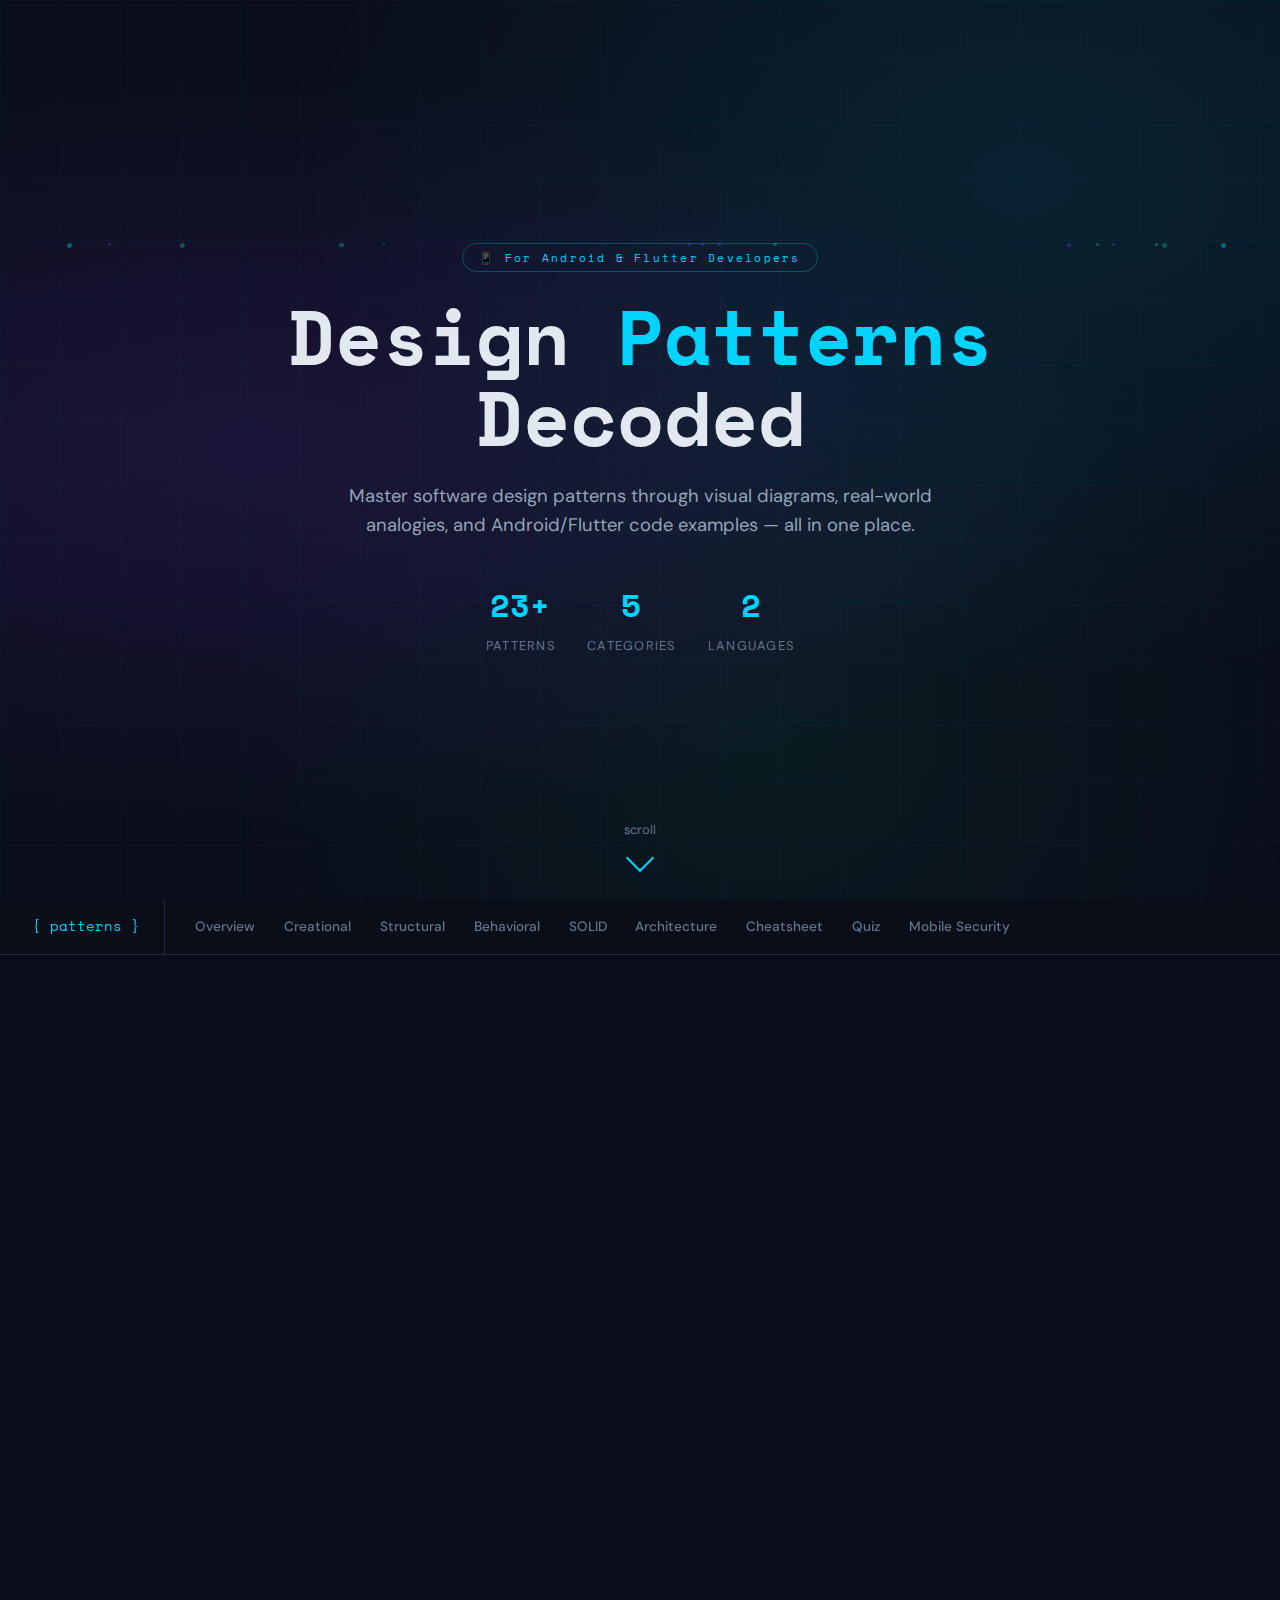
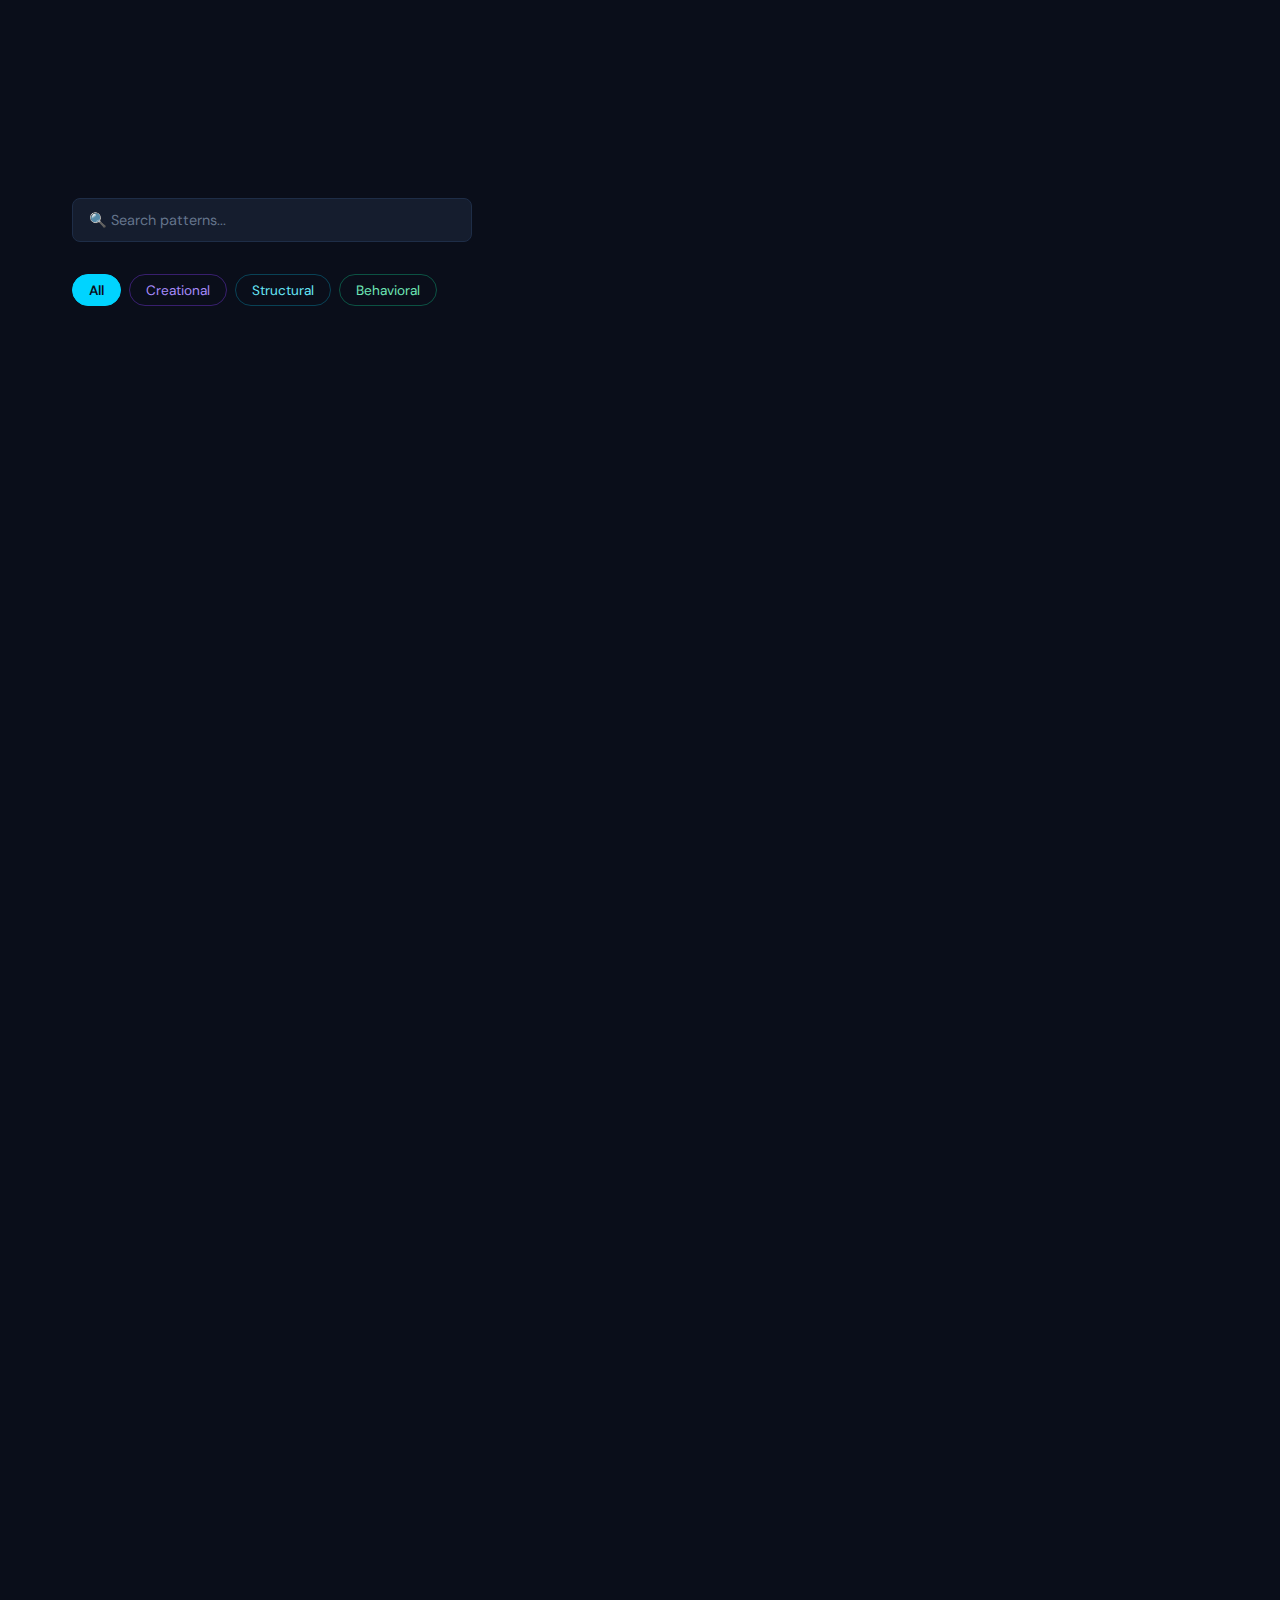
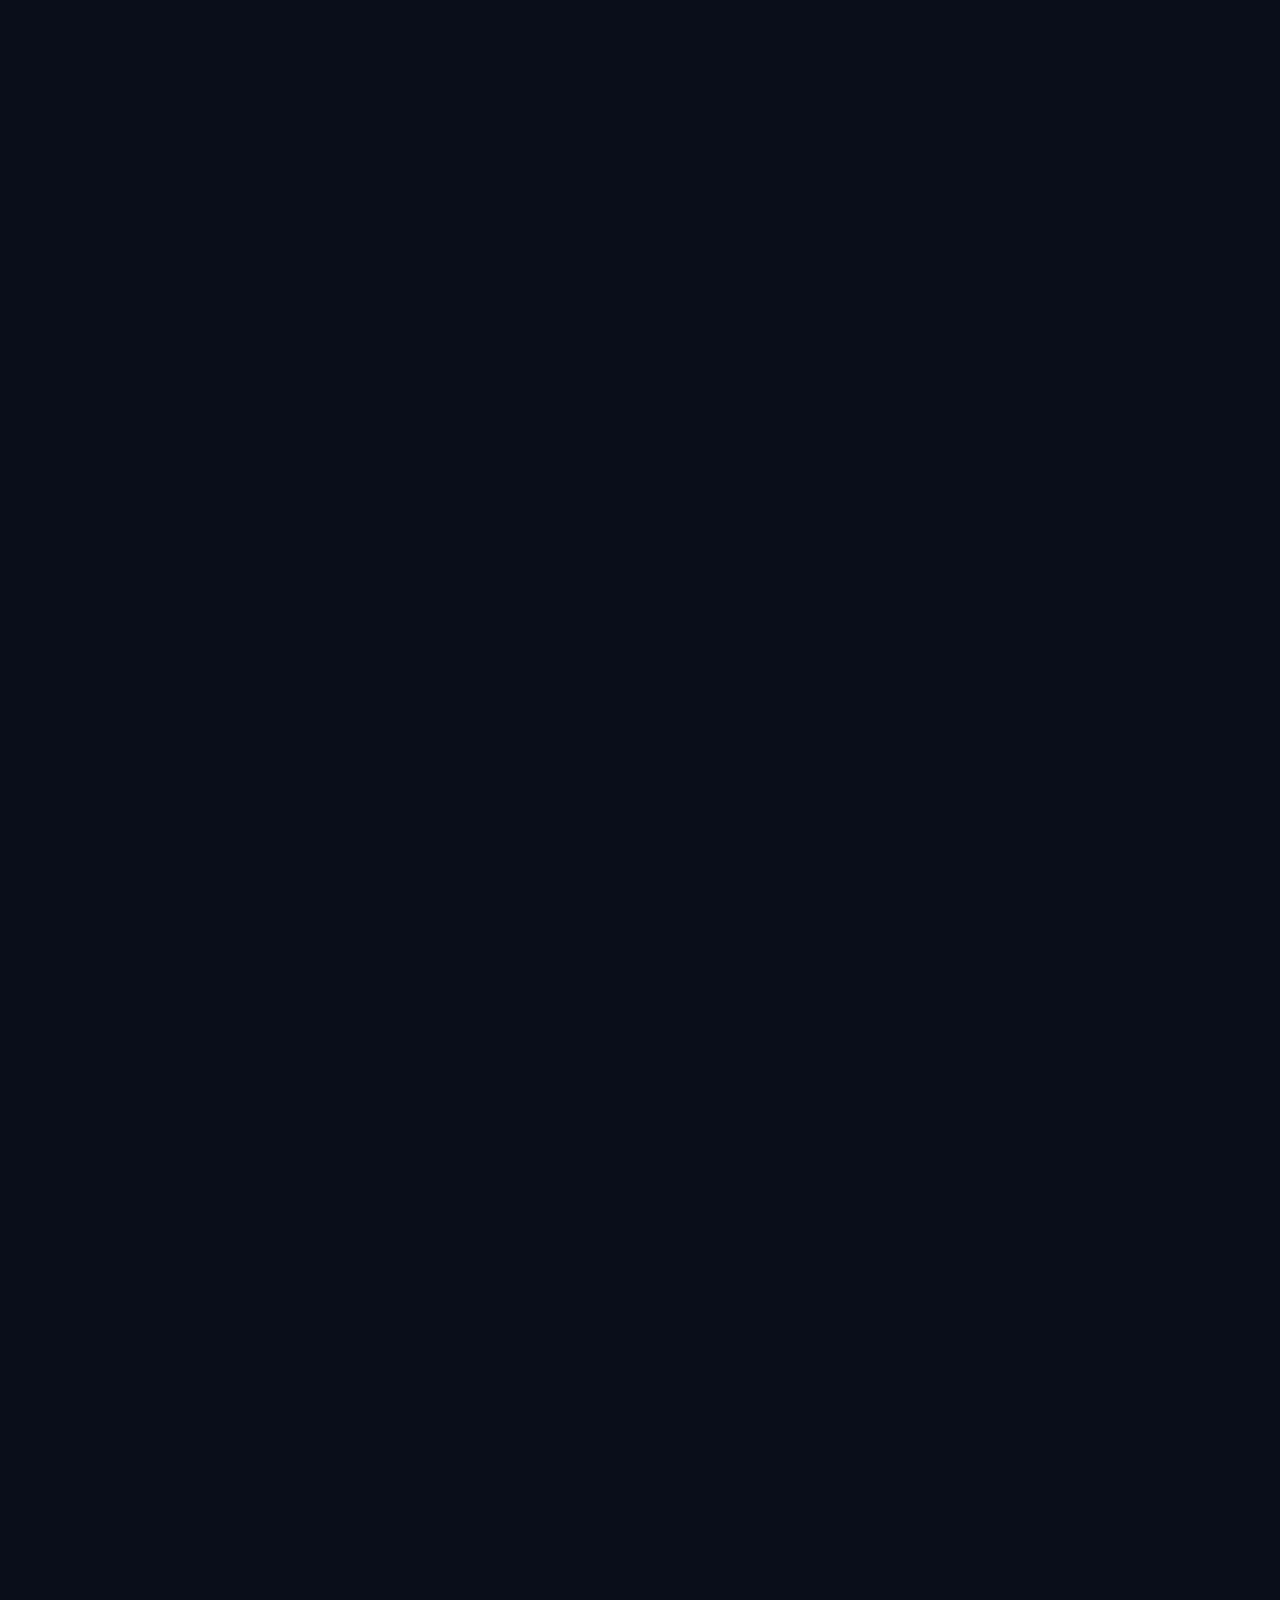
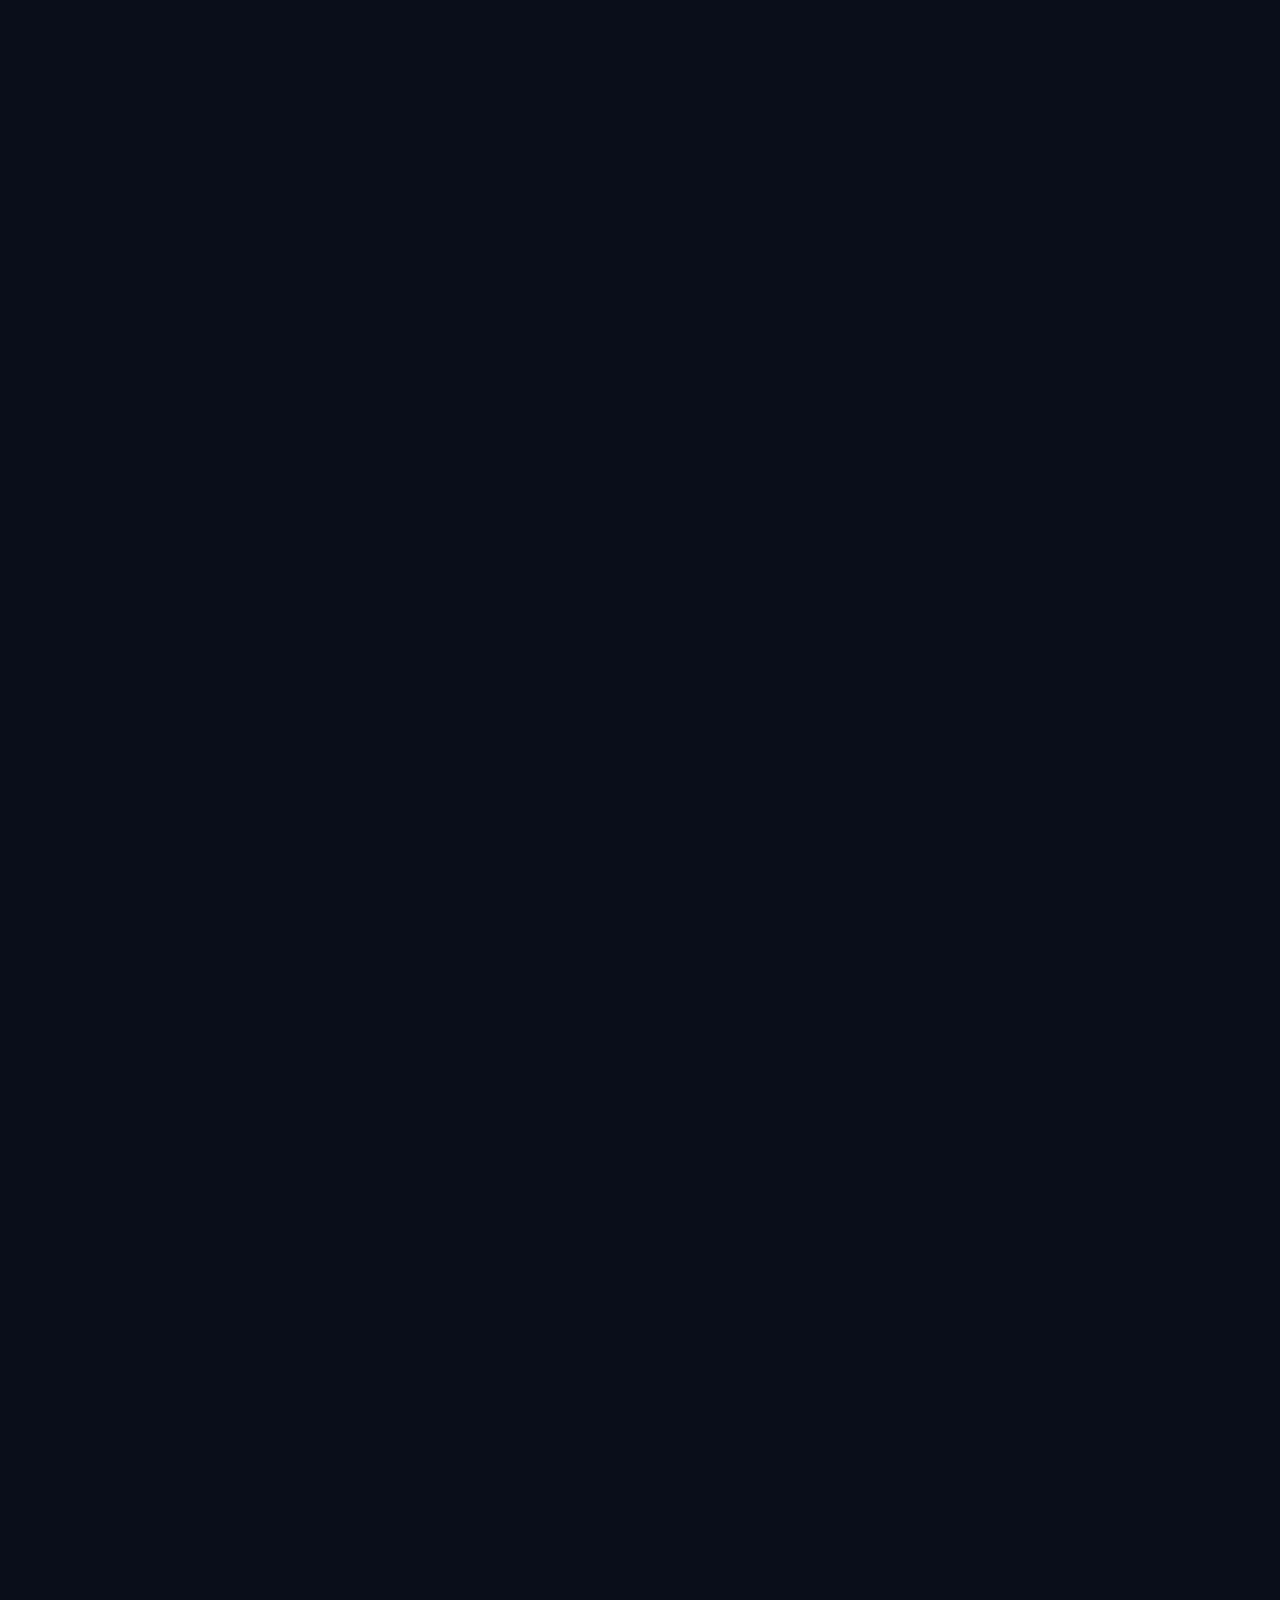
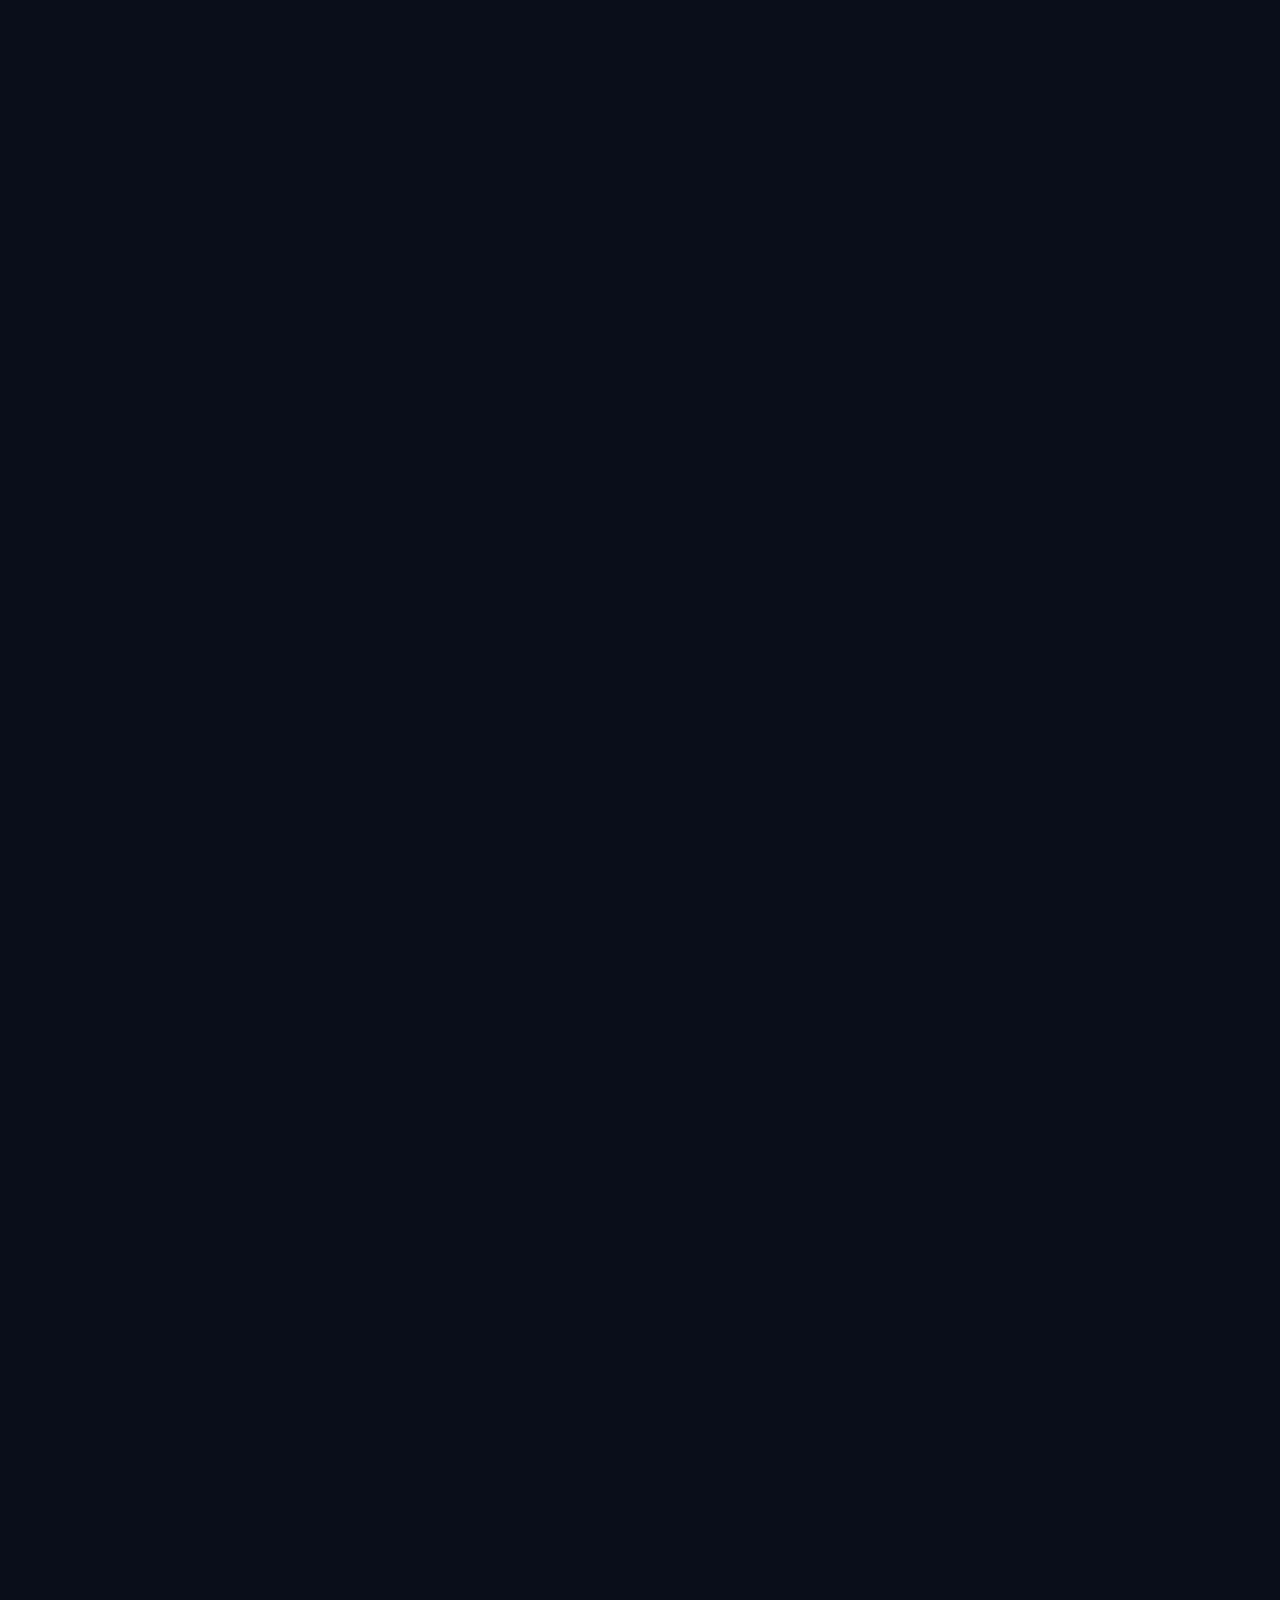
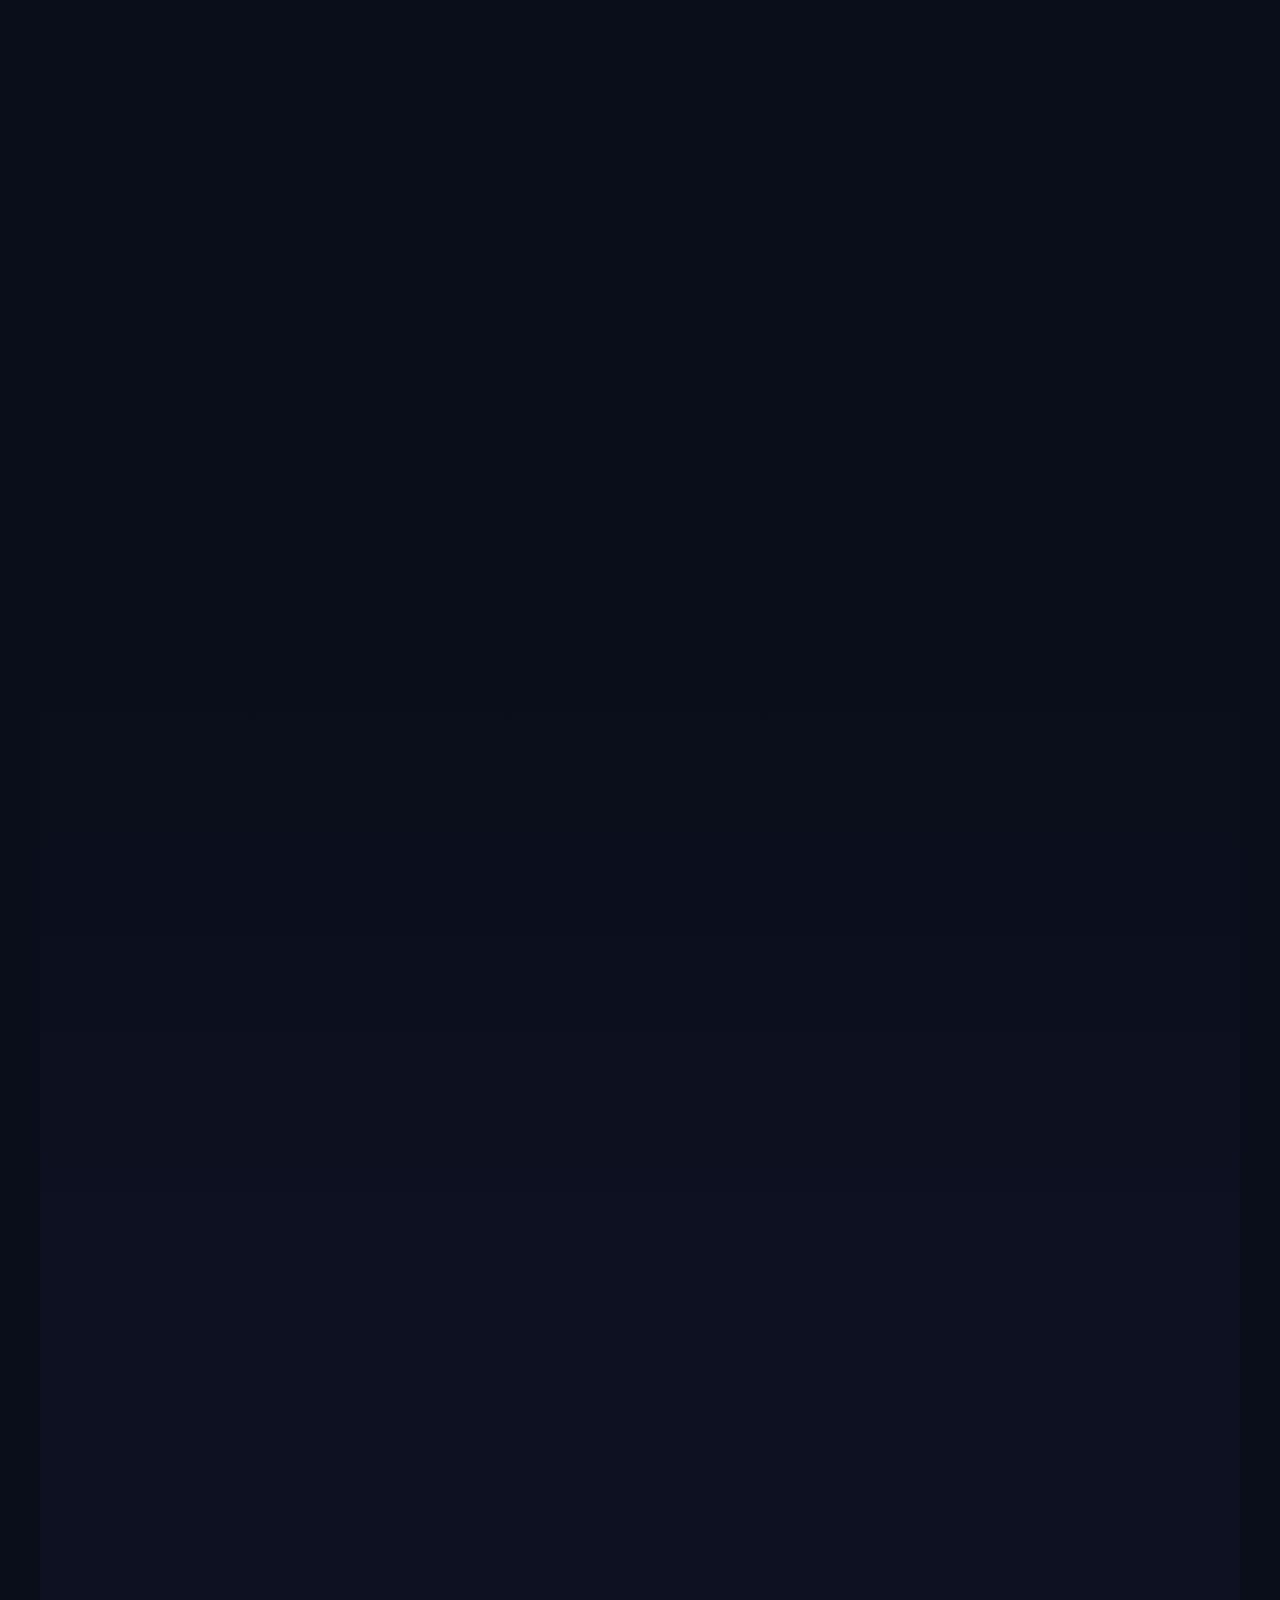
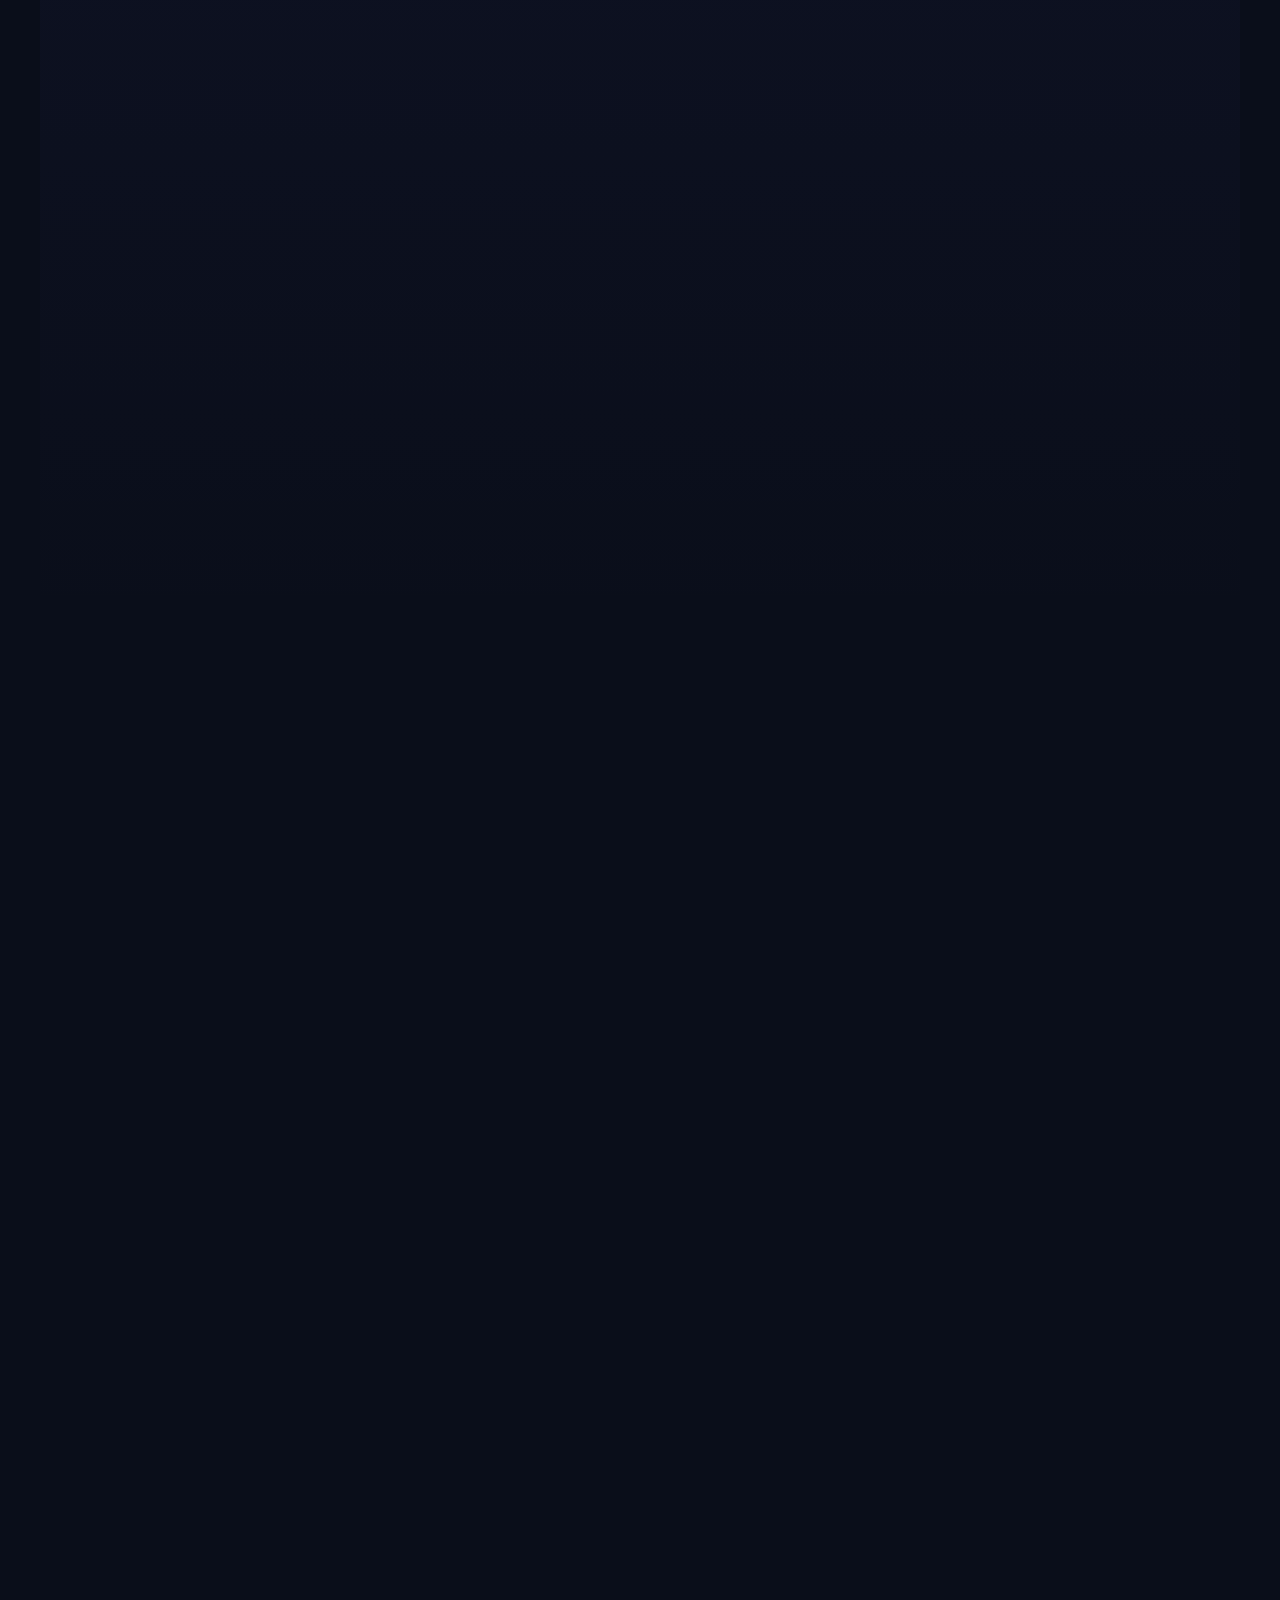
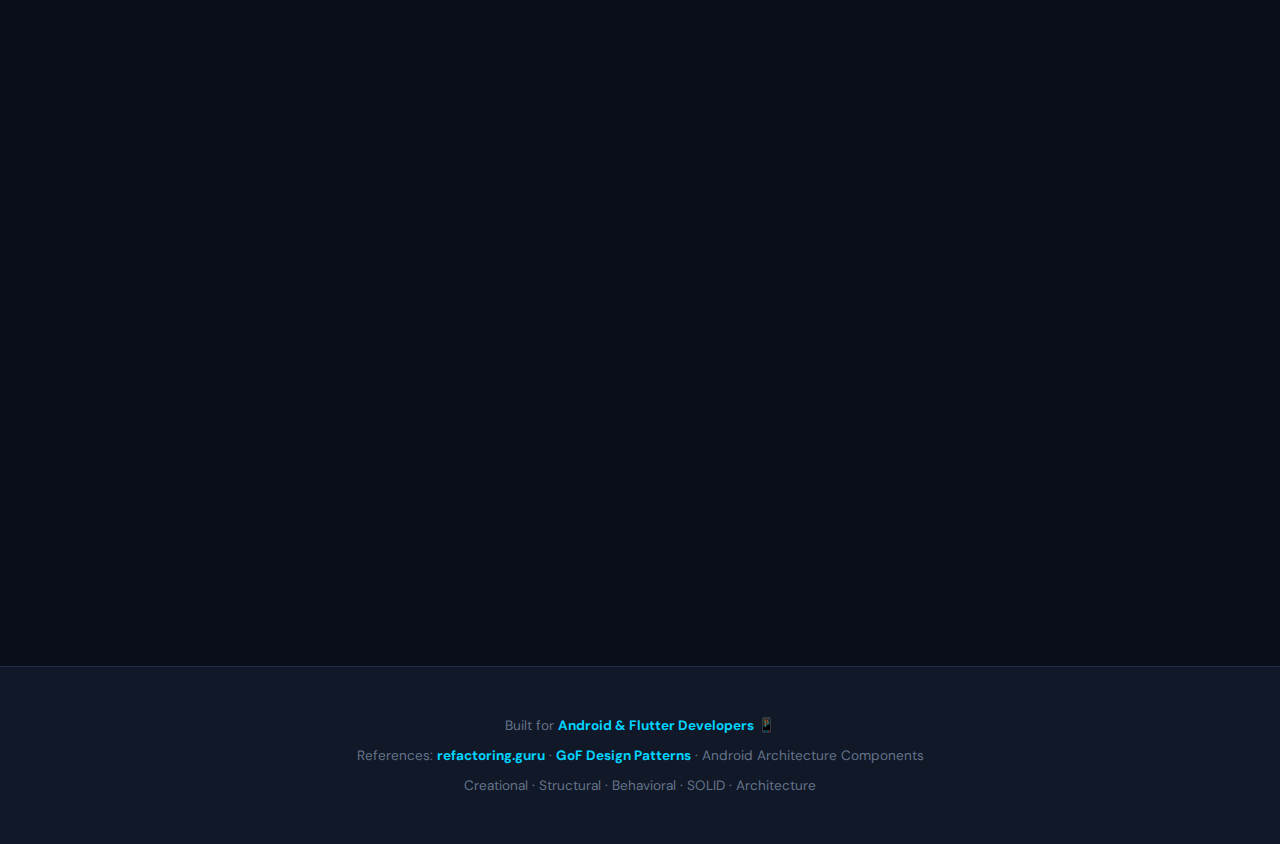
<file: index.html>
<!DOCTYPE html>
<html lang="en">
<head>
  <meta charset="UTF-8">
  <meta name="viewport" content="width=device-width, initial-scale=1.0">
  <title>Design Patterns — For Mobile Developers</title>
  <link href="https://fonts.googleapis.com/css2?family=Space+Mono:wght@400;700&family=DM+Sans:ital,wght@0,300;0,400;0,600;0,700;1,400&display=swap" rel="stylesheet">
  <link rel="stylesheet" href="css/styles.css">
</head>
</head>
<body>

<!-- HERO -->
<div class="hero" id="top">
  <div class="hero-bg"></div>
  <div class="grid-overlay"></div>
  <div id="particles"></div>
  <div class="hero-content">
    <span class="tag">📱 For Android & Flutter Developers</span>
    <h1>Design <span>Patterns</span><br>Decoded</h1>
    <p>Master software design patterns through visual diagrams, real-world analogies, and Android/Flutter code examples — all in one place.</p>
    <div class="hero-stats">
      <div class="stat"><span class="stat-num">23+</span><span class="stat-lbl">Patterns</span></div>
      <div class="stat"><span class="stat-num">5</span><span class="stat-lbl">Categories</span></div>
      <div class="stat"><span class="stat-num">2</span><span class="stat-lbl">Languages</span></div>
    </div>
  </div>
  <div class="scroll-hint">scroll <div class="scroll-arrow"></div></div>
</div>

<!-- NAV -->
<nav>
  <div class="nav-logo">{ patterns }</div>
  <a href="#overview" onclick="setActive(this)">Overview</a>
  <a href="#creational" onclick="setActive(this)">Creational</a>
  <a href="#structural" onclick="setActive(this)">Structural</a>
  <a href="#behavioral" onclick="setActive(this)">Behavioral</a>
  <a href="#solid" onclick="setActive(this)">SOLID</a>
  <a href="#architectural" onclick="setActive(this)">Architecture</a>
  <a href="#cheatsheet" onclick="setActive(this)">Cheatsheet</a>
  <a href="#quiz" onclick="setActive(this)">Quiz</a>
  <a href="pages/mobile-security.html">Mobile Security</a>
</nav>

<!-- OVERVIEW -->
<section id="overview">
  <div class="section-header fade-in">
    <span class="section-label">// start here</span>
    <h2>What are Design Patterns?</h2>
    <p class="section-desc">Reusable solutions to commonly occurring problems in software design. Think of them as blueprints, not code.</p>
  </div>
  <div class="categories fade-in">
    <div class="cat-card creational" onclick="scrollTo('creational')">
      <div class="cat-icon">🏗️</div>
      <div class="cat-title">Creational</div>
      <div class="cat-count">5 patterns</div>
    </div>
    <div class="cat-card structural" onclick="scrollTo('structural')">
      <div class="cat-icon">🧩</div>
      <div class="cat-title">Structural</div>
      <div class="cat-count">7 patterns</div>
    </div>
    <div class="cat-card behavioral" onclick="scrollTo('behavioral')">
      <div class="cat-icon">🔄</div>
      <div class="cat-title">Behavioral</div>
      <div class="cat-count">11 patterns</div>
    </div>
    <div class="cat-card solid" onclick="scrollTo('solid')">
      <div class="cat-icon">🧱</div>
      <div class="cat-title">SOLID</div>
      <div class="cat-count">5 principles</div>
    </div>
    <div class="cat-card arch" onclick="scrollTo('architectural')">
      <div class="cat-icon">🏛️</div>
      <div class="cat-title">Architecture</div>
      <div class="cat-count">3 patterns</div>
    </div>
  </div>
</section>

<!-- CREATIONAL -->
<section id="creational" style="padding-top: 3rem;">
  <div class="section-header fade-in">
    <span class="section-label">// creational patterns</span>
    <h2 style="color: #a78bfa;">🏗️ Creational Patterns</h2>
    <p class="section-desc">Deal with object creation. Make your code flexible and reusable when creating objects.</p>
  </div>
  <input type="text" class="search-box" placeholder="🔍 Search patterns..." id="searchBox" oninput="filterPatterns(this.value)">
  <div class="filter-bar">
    <button class="filter-btn active" onclick="filterByCategory('all', this)">All</button>
    <button class="filter-btn" onclick="filterByCategory('creational', this)" style="border-color:rgba(124,58,237,0.4);color:#a78bfa">Creational</button>
    <button class="filter-btn" onclick="filterByCategory('structural', this)" style="border-color:rgba(8,145,178,0.4);color:#67e8f9">Structural</button>
    <button class="filter-btn" onclick="filterByCategory('behavioral', this)" style="border-color:rgba(16,185,129,0.4);color:#6ee7b7">Behavioral</button>
  </div>
  <div class="patterns-grid" id="patternsGrid">

    <!-- SINGLETON -->
    <div class="pattern-card fade-in" data-cat="creational" data-name="singleton">
      <div class="card-header">
        <div class="card-icon" style="background:rgba(124,58,237,0.15)">🔒</div>
        <div class="card-meta">
          <div class="card-name">Singleton</div>
          <span class="card-cat cat-creational">Creational</span>
        </div>
      </div>
      <div class="card-body">
        <div class="card-desc">Ensures a class has <strong>only one instance</strong> and provides a global access point to it.</div>
        <div class="card-analogy"><strong>💡 Real-world analogy</strong>A country has ONE President. No matter how many times you "ask for the president," you always get the same one.</div>
        <div class="diagram-area">
          <div class="diagram">
            <div class="d-box">Client A</div><div class="d-arrow">→</div>
            <div class="d-box highlight">Singleton<br><small>_instance</small></div>
            <div class="d-arrow">←</div><div class="d-box">Client B</div>
          </div>
        </div>
        <br>
        <div class="card-platforms">
          <span class="platform-badge platform-android">Kotlin</span>
          <span class="platform-badge platform-flutter">Dart</span>
        </div>
      </div>
      <button class="expand-btn" onclick="toggleCode(this)">View Code <span class="arrow">▼</span></button>
      <div class="code-panel">
        <div class="code-tabs">
          <div class="code-tab active" onclick="switchTab(this, 'kotlin-1')">Kotlin</div>
          <div class="code-tab" onclick="switchTab(this, 'dart-1')">Dart/Flutter</div>
          <div class="code-tab" onclick="switchTab(this, 'when-1')">When to use</div>
        </div>
        <div class="code-content active" id="kotlin-1"><pre><span class="cm">// Kotlin: Object declaration IS a Singleton</span>
<span class="kw">object</span> <span class="ty">AppDatabase</span> {
    <span class="kw">val</span> <span class="nm">instance</span>: <span class="ty">Room.Database</span> <span class="kw">get</span>() = <span class="nm">_db</span>
    <span class="kw">private var</span> <span class="nm">_db</span>: <span class="ty">AppDatabase</span>? = <span class="kw">null</span>

    <span class="kw">fun</span> <span class="fn">init</span>(context: <span class="ty">Context</span>) {
        <span class="nm">_db</span> = <span class="ty">Room</span>.databaseBuilder(
            context, <span class="ty">AppDatabase</span>::<span class="kw">class</span>.java, <span class="st">"app_db"</span>
        ).build()
    }
}

<span class="cm">// Usage - always same instance</span>
<span class="ty">AppDatabase</span>.<span class="fn">init</span>(applicationContext)
<span class="kw">val</span> <span class="nm">db</span> = <span class="ty">AppDatabase</span>.instance</pre></div>
        <div class="code-content" id="dart-1"><pre><span class="cm">// Dart: Named constructor pattern</span>
<span class="kw">class</span> <span class="ty">ApiService</span> {
  <span class="kw">static final</span> <span class="ty">ApiService</span> <span class="nm">_instance</span> = <span class="ty">ApiService</span>._internal();
  
  <span class="cm">// Factory returns same instance always</span>
  <span class="kw">factory</span> <span class="ty">ApiService</span>() => _instance;
  <span class="ty">ApiService</span>._internal();
  
  <span class="kw">Future</span>&lt;<span class="ty">Response</span>&gt; <span class="fn">get</span>(<span class="ty">String</span> url) async { <span class="cm">/* ... */</span> }
}

<span class="cm">// Usage</span>
<span class="kw">final</span> api1 = <span class="ty">ApiService</span>(); <span class="cm">// same instance</span>
<span class="kw">final</span> api2 = <span class="ty">ApiService</span>(); <span class="cm">// same instance</span>
<span class="fn">print</span>(identical(api1, api2)); <span class="cm">// true</span></pre></div>
        <div class="code-content" id="when-1"><pre><span class="cm">// ✅ USE Singleton for:</span>
<span class="st">- Database connections (Room, SQLite)</span>
<span class="st">- Network clients (Retrofit, Dio)</span>
<span class="st">- Logger instances</span>
<span class="st">- SharedPreferences wrapper</span>
<span class="st">- Firebase instances</span>

<span class="cm">// ❌ AVOID for:</span>
<span class="st">- UI-related objects</span>
<span class="st">- Objects that need different configs</span>
<span class="st">- In tests (hard to mock/reset)</span>

<span class="cm">// 💡 In Flutter, use GetIt or Riverpod</span>
<span class="cm">// for dependency injection instead</span></pre></div>
      </div>
    </div>

    <!-- FACTORY METHOD -->
    <div class="pattern-card fade-in" data-cat="creational" data-name="factory method">
      <div class="card-header">
        <div class="card-icon" style="background:rgba(124,58,237,0.15)">🏭</div>
        <div class="card-meta">
          <div class="card-name">Factory Method</div>
          <span class="card-cat cat-creational">Creational</span>
        </div>
      </div>
      <div class="card-body">
        <div class="card-desc">Defines an interface for creating objects, but lets <strong>subclasses decide</strong> which class to instantiate.</div>
        <div class="card-analogy"><strong>💡 Real-world analogy</strong>A food truck 🚚. You say "give me a burger," but the truck decides whether it's beef, chicken, or veggie based on the day.</div>
        <div class="diagram-area">
          <div class="diagram">
            <div class="d-box d-interface">Creator<br><small>createProduct()</small></div>
            <div class="d-arrow">→</div>
            <div style="display:flex;flex-direction:column;gap:0.3rem">
              <div class="d-box highlight">ProductA</div>
              <div class="d-box highlight">ProductB</div>
            </div>
          </div>
        </div>
        <br>
        <div class="card-platforms">
          <span class="platform-badge platform-android">Kotlin</span>
          <span class="platform-badge platform-flutter">Dart</span>
        </div>
      </div>
      <button class="expand-btn" onclick="toggleCode(this)">View Code <span class="arrow">▼</span></button>
      <div class="code-panel">
        <div class="code-tabs">
          <div class="code-tab active" onclick="switchTab(this, 'kotlin-2')">Kotlin</div>
          <div class="code-tab" onclick="switchTab(this, 'dart-2')">Dart/Flutter</div>
        </div>
        <div class="code-content active" id="kotlin-2"><pre><span class="cm">// Android: Different notification creators</span>
<span class="kw">interface</span> <span class="ty">Notification</span> {
    <span class="kw">fun</span> <span class="fn">show</span>(message: <span class="ty">String</span>)
}

<span class="kw">abstract class</span> <span class="ty">NotificationCreator</span> {
    <span class="kw">abstract fun</span> <span class="fn">createNotification</span>(): <span class="ty">Notification</span>
    
    <span class="kw">fun</span> <span class="fn">notify</span>(msg: <span class="ty">String</span>) = <span class="fn">createNotification</span>().<span class="fn">show</span>(msg)
}

<span class="kw">class</span> <span class="ty">PushNotificationCreator</span> : <span class="ty">NotificationCreator</span>() {
    <span class="kw">override fun</span> <span class="fn">createNotification</span>() = <span class="ty">PushNotification</span>()
}
<span class="kw">class</span> <span class="ty">InAppNotificationCreator</span> : <span class="ty">NotificationCreator</span>() {
    <span class="kw">override fun</span> <span class="fn">createNotification</span>() = <span class="ty">InAppNotification</span>()
}</pre></div>
        <div class="code-content" id="dart-2"><pre><span class="cm">// Flutter: Widget factory</span>
<span class="kw">abstract class</span> <span class="ty">ButtonFactory</span> {
  <span class="ty">Widget</span> <span class="fn">createButton</span>(<span class="ty">String</span> label);
}

<span class="kw">class</span> <span class="ty">MaterialButtonFactory</span> <span class="kw">extends</span> <span class="ty">ButtonFactory</span> {
  <span class="op">@override</span>
  <span class="ty">Widget</span> <span class="fn">createButton</span>(<span class="ty">String</span> label) =>
    <span class="ty">ElevatedButton</span>(onPressed: () {}, child: <span class="ty">Text</span>(label));
}

<span class="kw">class</span> <span class="ty">CupertinoButtonFactory</span> <span class="kw">extends</span> <span class="ty">ButtonFactory</span> {
  <span class="op">@override</span>
  <span class="ty">Widget</span> <span class="fn">createButton</span>(<span class="ty">String</span> label) =>
    <span class="ty">CupertinoButton</span>(onPressed: () {}, child: <span class="ty">Text</span>(label));
}</pre></div>
      </div>
    </div>

    <!-- BUILDER -->
    <div class="pattern-card fade-in" data-cat="creational" data-name="builder">
      <div class="card-header">
        <div class="card-icon" style="background:rgba(124,58,237,0.15)">🔧</div>
        <div class="card-meta">
          <div class="card-name">Builder</div>
          <span class="card-cat cat-creational">Creational</span>
        </div>
      </div>
      <div class="card-body">
        <div class="card-desc">Constructs complex objects <strong>step-by-step</strong>. Separates construction from representation.</div>
        <div class="card-analogy"><strong>💡 Real-world analogy</strong>Ordering pizza 🍕. You add toppings one by one: base → sauce → cheese → toppings → bake.</div>
        <div class="card-platforms">
          <span class="platform-badge platform-android">Kotlin</span>
          <span class="platform-badge platform-flutter">Dart</span>
        </div>
      </div>
      <button class="expand-btn" onclick="toggleCode(this)">View Code <span class="arrow">▼</span></button>
      <div class="code-panel">
        <div class="code-tabs">
          <div class="code-tab active" onclick="switchTab(this, 'kotlin-3')">Kotlin</div>
          <div class="code-tab" onclick="switchTab(this, 'dart-3')">Dart/Flutter</div>
        </div>
        <div class="code-content active" id="kotlin-3"><pre><span class="cm">// Kotlin: AlertDialog.Builder is a classic example!</span>
<span class="ty">AlertDialog</span>.<span class="ty">Builder</span>(context)
    .<span class="fn">setTitle</span>(<span class="st">"Confirm"</span>)
    .<span class="fn">setMessage</span>(<span class="st">"Are you sure?"</span>)
    .<span class="fn">setPositiveButton</span>(<span class="st">"Yes"</span>) { _, _ -> <span class="fn">doAction</span>() }
    .<span class="fn">setNegativeButton</span>(<span class="st">"No"</span>, <span class="kw">null</span>)
    .<span class="fn">setCancelable</span>(<span class="kw">false</span>)
    .<span class="fn">show</span>()

<span class="cm">// Custom builder pattern</span>
<span class="kw">class</span> <span class="ty">HttpRequest</span> <span class="kw">private constructor</span>(<span class="kw">val</span> url: <span class="ty">String</span>, <span class="kw">val</span> method: <span class="ty">String</span>) {
    <span class="kw">class</span> <span class="ty">Builder</span>(private <span class="kw">val</span> url: <span class="ty">String</span>) {
        <span class="kw">private var</span> <span class="nm">method</span> = <span class="st">"GET"</span>
        <span class="kw">fun</span> <span class="fn">method</span>(m: <span class="ty">String</span>) = <span class="fn">also</span> { method = m }
        <span class="kw">fun</span> <span class="fn">build</span>() = <span class="ty">HttpRequest</span>(url, method)
    }
}</pre></div>
        <div class="code-content" id="dart-3"><pre><span class="cm">// Dart: Cascade notation (..) is Builder-like!</span>
<span class="kw">final</span> paint = <span class="ty">Paint</span>()
  ..color = <span class="ty">Colors</span>.blue
  ..strokeWidth = 2.0
  ..style = <span class="ty">PaintingStyle</span>.stroke;

<span class="cm">// Custom Builder</span>
<span class="kw">class</span> <span class="ty">QueryBuilder</span> {
  <span class="ty">String</span> _table = <span class="st">''</span>;
  <span class="ty">List</span>&lt;<span class="ty">String</span>&gt; _conditions = [];
  
  <span class="ty">QueryBuilder</span> <span class="fn">from</span>(<span class="ty">String</span> table) { _table = table; <span class="kw">return this</span>; }
  <span class="ty">QueryBuilder</span> <span class="fn">where</span>(<span class="ty">String</span> cond) { _conditions.add(cond); <span class="kw">return this</span>; }
  <span class="ty">String</span> <span class="fn">build</span>() => <span class="st">'SELECT * FROM $_table WHERE ${_conditions.join(" AND ")}'</span>;
}
<span class="cm">// Usage: QueryBuilder().from('users').where('active=1').build()</span></pre></div>
      </div>
    </div>

    <!-- OBSERVER -->
    <div class="pattern-card fade-in" data-cat="behavioral" data-name="observer">
      <div class="card-header">
        <div class="card-icon" style="background:rgba(16,185,129,0.15)">👁️</div>
        <div class="card-meta">
          <div class="card-name">Observer</div>
          <span class="card-cat cat-behavioral">Behavioral</span>
        </div>
      </div>
      <div class="card-body">
        <div class="card-desc">Defines a <strong>one-to-many dependency</strong> so that when one object changes state, all dependents are notified automatically.</div>
        <div class="card-analogy"><strong>💡 Real-world analogy</strong>YouTube subscriptions 📺. When a creator uploads, ALL subscribers get notified — not just one.</div>
        <div class="diagram-area">
          <div class="diagram">
            <div class="d-box highlight">Subject<br><small>notifyAll()</small></div>
            <div class="d-arrow">→</div>
            <div style="display:flex;flex-direction:column;gap:0.3rem">
              <div class="d-box">Observer 1</div>
              <div class="d-box">Observer 2</div>
              <div class="d-box">Observer 3</div>
            </div>
          </div>
        </div>
        <br>
        <div class="card-platforms">
          <span class="platform-badge platform-android">LiveData / Flow</span>
          <span class="platform-badge platform-flutter">Stream / ChangeNotifier</span>
        </div>
      </div>
      <button class="expand-btn" onclick="toggleCode(this)">View Code <span class="arrow">▼</span></button>
      <div class="code-panel">
        <div class="code-tabs">
          <div class="code-tab active" onclick="switchTab(this, 'kotlin-obs')">Kotlin (LiveData)</div>
          <div class="code-tab" onclick="switchTab(this, 'dart-obs')">Flutter (ChangeNotifier)</div>
        </div>
        <div class="code-content active" id="kotlin-obs"><pre><span class="cm">// Android: LiveData IS the Observer pattern!</span>
<span class="kw">class</span> <span class="ty">CartViewModel</span> : <span class="ty">ViewModel</span>() {
    <span class="kw">private val</span> <span class="nm">_items</span> = <span class="ty">MutableLiveData</span>&lt;<span class="ty">List</span>&lt;<span class="ty">Item</span>&gt;&gt;()
    <span class="kw">val</span> <span class="nm">items</span>: <span class="ty">LiveData</span>&lt;<span class="ty">List</span>&lt;<span class="ty">Item</span>&gt;&gt; = _items

    <span class="kw">fun</span> <span class="fn">addItem</span>(item: <span class="ty">Item</span>) {
        <span class="nm">_items</span>.value = <span class="nm">_items</span>.value.orEmpty() + item
    }
}

<span class="cm">// Fragment observes (subscribes)</span>
viewModel.items.<span class="fn">observe</span>(viewLifecycleOwner) { items ->
    <span class="nm">adapter</span>.<span class="fn">submitList</span>(items) <span class="cm">// auto-update UI</span>
}</pre></div>
        <div class="code-content" id="dart-obs"><pre><span class="cm">// Flutter: ChangeNotifier = Observer pattern</span>
<span class="kw">class</span> <span class="ty">CartProvider</span> <span class="kw">extends</span> <span class="ty">ChangeNotifier</span> {
  <span class="ty">List</span>&lt;<span class="ty">Item</span>&gt; _items = [];
  <span class="ty">List</span>&lt;<span class="ty">Item</span>&gt; <span class="kw">get</span> items => _items;

  <span class="kw">void</span> <span class="fn">addItem</span>(<span class="ty">Item</span> item) {
    _items.add(item);
    <span class="fn">notifyListeners</span>(); <span class="cm">// notifies all observers!</span>
  }
}

<span class="cm">// Widget observes (subscribes)</span>
<span class="ty">Consumer</span>&lt;<span class="ty">CartProvider</span>&gt;(
  builder: (ctx, cart, _) => <span class="ty">Text</span>(<span class="st">'Items: ${cart.items.length}'</span>),
)</pre></div>
      </div>
    </div>

    <!-- ADAPTER -->
    <div class="pattern-card fade-in" data-cat="structural" data-name="adapter">
      <div class="card-header">
        <div class="card-icon" style="background:rgba(8,145,178,0.15)">🔌</div>
        <div class="card-meta">
          <div class="card-name">Adapter</div>
          <span class="card-cat cat-structural">Structural</span>
        </div>
      </div>
      <div class="card-body">
        <div class="card-desc">Converts the interface of a class into another interface that clients expect. <strong>Makes incompatible interfaces work together.</strong></div>
        <div class="card-analogy"><strong>💡 Real-world analogy</strong>A power adapter ⚡. Your US laptop (3-pin) works in Europe (2-pin) via an adapter. Neither changes, the adapter bridges them.</div>
        <div class="card-platforms">
          <span class="platform-badge platform-android">RecyclerView.Adapter</span>
          <span class="platform-badge platform-flutter">Dart</span>
        </div>
      </div>
      <button class="expand-btn" onclick="toggleCode(this)">View Code <span class="arrow">▼</span></button>
      <div class="code-panel">
        <div class="code-tabs">
          <div class="code-tab active" onclick="switchTab(this, 'kotlin-adp')">Kotlin</div>
          <div class="code-tab" onclick="switchTab(this, 'dart-adp')">Dart</div>
        </div>
        <div class="code-content active" id="kotlin-adp"><pre><span class="cm">// RecyclerView.Adapter IS the Adapter pattern!</span>
<span class="cm">// Your List<User> → RecyclerView understands it</span>

<span class="kw">class</span> <span class="ty">UserAdapter</span>(<span class="kw">private val</span> users: <span class="ty">List</span>&lt;<span class="ty">User</span>&gt;) 
    : <span class="ty">RecyclerView</span>.<span class="ty">Adapter</span>&lt;<span class="ty">UserAdapter</span>.<span class="ty">ViewHolder</span>&gt;() {
    
    <span class="kw">inner class</span> <span class="ty">ViewHolder</span>(view: <span class="ty">View</span>) : <span class="ty">RecyclerView</span>.<span class="ty">ViewHolder</span>(view)
    
    <span class="kw">override fun</span> <span class="fn">onBindViewHolder</span>(holder: <span class="ty">ViewHolder</span>, pos: <span class="ty">Int</span>) {
        <span class="cm">// Adapt User data → View</span>
        holder.itemView.<span class="fn">findViewById</span>&lt;<span class="ty">TextView</span>&gt;(<span class="nm">R</span>.id.name).text = users[pos].name
    }
    <span class="kw">override fun</span> <span class="fn">getItemCount</span>() = users.size
    <span class="kw">override fun</span> <span class="fn">onCreateViewHolder</span>(...) = <span class="ty">ViewHolder</span>(...)
}</pre></div>
        <div class="code-content" id="dart-adp"><pre><span class="cm">// Adapt an old API to a new interface</span>
<span class="kw">class</span> <span class="ty">OldPaymentService</span> {
  <span class="kw">void</span> <span class="fn">processCard</span>(<span class="ty">String</span> num, <span class="ty">double</span> amount) { <span class="cm">/* old API */</span> }
}

<span class="kw">abstract class</span> <span class="ty">PaymentGateway</span> {
  <span class="kw">void</span> <span class="fn">pay</span>(<span class="ty">Payment</span> p); <span class="cm">// new interface</span>
}

<span class="cm">// Adapter bridges old → new</span>
<span class="kw">class</span> <span class="ty">OldPaymentAdapter</span> <span class="kw">implements</span> <span class="ty">PaymentGateway</span> {
  <span class="kw">final</span> <span class="ty">OldPaymentService</span> _old = <span class="ty">OldPaymentService</span>();
  
  <span class="op">@override</span>
  <span class="kw">void</span> <span class="fn">pay</span>(<span class="ty">Payment</span> p) {
    _old.<span class="fn">processCard</span>(p.cardNumber, p.amount); <span class="cm">// translate</span>
  }
}</pre></div>
      </div>
    </div>

    <!-- DECORATOR -->
    <div class="pattern-card fade-in" data-cat="structural" data-name="decorator">
      <div class="card-header">
        <div class="card-icon" style="background:rgba(8,145,178,0.15)">🎁</div>
        <div class="card-meta">
          <div class="card-name">Decorator</div>
          <span class="card-cat cat-structural">Structural</span>
        </div>
      </div>
      <div class="card-body">
        <div class="card-desc">Attaches <strong>additional responsibilities to an object dynamically</strong>. Provides a flexible alternative to subclassing.</div>
        <div class="card-analogy"><strong>💡 Real-world analogy</strong>Gift wrapping 🎁. A book is a book, but you can wrap it, add ribbon, and add a bow — each adding behavior without changing the book.</div>
        <div class="card-platforms">
          <span class="platform-badge platform-android">OkHttp Interceptors</span>
          <span class="platform-badge platform-flutter">Widget decoration</span>
        </div>
      </div>
      <button class="expand-btn" onclick="toggleCode(this)">View Code <span class="arrow">▼</span></button>
      <div class="code-panel">
        <div class="code-tabs">
          <div class="code-tab active" onclick="switchTab(this, 'kotlin-dec')">Kotlin</div>
          <div class="code-tab" onclick="switchTab(this, 'dart-dec')">Flutter</div>
        </div>
        <div class="code-content active" id="kotlin-dec"><pre><span class="cm">// OkHttp Interceptors ARE Decorators!</span>
<span class="kw">class</span> <span class="ty">AuthInterceptor</span> : <span class="ty">Interceptor</span> {
    <span class="kw">override fun</span> <span class="fn">intercept</span>(chain: <span class="ty">Interceptor</span>.<span class="ty">Chain</span>): <span class="ty">Response</span> {
        <span class="kw">val</span> request = chain.request().<span class="fn">newBuilder</span>()
            .<span class="fn">addHeader</span>(<span class="st">"Authorization"</span>, <span class="st">"Bearer $token"</span>)
            .<span class="fn">build</span>()
        <span class="kw">return</span> chain.<span class="fn">proceed</span>(request) <span class="cm">// decorates & delegates</span>
    }
}
<span class="cm">// Adding behavior (auth) without changing OkHttpClient!</span>
<span class="ty">OkHttpClient</span>.<span class="ty">Builder</span>()
    .<span class="fn">addInterceptor</span>(<span class="ty">AuthInterceptor</span>())
    .<span class="fn">build</span>()</pre></div>
        <div class="code-content" id="dart-dec"><pre><span class="cm">// Flutter widgets ARE Decorators!</span>
<span class="cm">// Each widget wraps and adds behavior</span>
<span class="ty">Padding</span>(              <span class="cm">// adds padding</span>
  padding: <span class="ty">EdgeInsets</span>.all(<span class="nm">16</span>),
  child: <span class="ty">Opacity</span>(    <span class="cm">// adds transparency</span>
    opacity: <span class="nm">0.8</span>,
    child: <span class="ty">Card</span>(       <span class="cm">// adds elevation</span>
      child: <span class="ty">Text</span>(<span class="st">'Hello'</span>) <span class="cm">// the actual content</span>
    ),
  ),
)</pre></div>
      </div>
    </div>

    <!-- STRATEGY -->
    <div class="pattern-card fade-in" data-cat="behavioral" data-name="strategy">
      <div class="card-header">
        <div class="card-icon" style="background:rgba(16,185,129,0.15)">🎯</div>
        <div class="card-meta">
          <div class="card-name">Strategy</div>
          <span class="card-cat cat-behavioral">Behavioral</span>
        </div>
      </div>
      <div class="card-body">
        <div class="card-desc">Defines a family of algorithms, encapsulates each one, and makes them <strong>interchangeable at runtime</strong>.</div>
        <div class="card-analogy"><strong>💡 Real-world analogy</strong>Navigation app 🗺️. You choose a route strategy: fastest, shortest, avoid-tolls. Same destination, different algorithm.</div>
        <div class="card-platforms">
          <span class="platform-badge platform-android">Kotlin</span>
          <span class="platform-badge platform-flutter">Dart</span>
        </div>
      </div>
      <button class="expand-btn" onclick="toggleCode(this)">View Code <span class="arrow">▼</span></button>
      <div class="code-panel">
        <div class="code-tabs">
          <div class="code-tab active" onclick="switchTab(this, 'kotlin-str')">Kotlin</div>
          <div class="code-tab" onclick="switchTab(this, 'dart-str')">Dart</div>
        </div>
        <div class="code-content active" id="kotlin-str"><pre><span class="cm">// Payment strategy example</span>
<span class="kw">interface</span> <span class="ty">PaymentStrategy</span> {
    <span class="kw">fun</span> <span class="fn">pay</span>(amount: <span class="ty">Double</span>)
}
<span class="kw">class</span> <span class="ty">CreditCardPayment</span> : <span class="ty">PaymentStrategy</span> {
    <span class="kw">override fun</span> <span class="fn">pay</span>(amount: <span class="ty">Double</span>) = <span class="fn">println</span>(<span class="st">"Card: $amount"</span>)
}
<span class="kw">class</span> <span class="ty">UPIPayment</span> : <span class="ty">PaymentStrategy</span> {
    <span class="kw">override fun</span> <span class="fn">pay</span>(amount: <span class="ty">Double</span>) = <span class="fn">println</span>(<span class="st">"UPI: $amount"</span>)
}
<span class="kw">class</span> <span class="ty">Checkout</span>(<span class="kw">private var</span> strategy: <span class="ty">PaymentStrategy</span>) {
    <span class="kw">fun</span> <span class="fn">setStrategy</span>(s: <span class="ty">PaymentStrategy</span>) { strategy = s }
    <span class="kw">fun</span> <span class="fn">processPayment</span>(amount: <span class="ty">Double</span>) = strategy.<span class="fn">pay</span>(amount)
}</pre></div>
        <div class="code-content" id="dart-str"><pre><span class="cm">// Dart: Using function types as strategies</span>
<span class="kw">typedef</span> <span class="ty">SortStrategy</span>&lt;T&gt; = <span class="ty">List</span>&lt;T&gt; <span class="ty">Function</span>(<span class="ty">List</span>&lt;T&gt; items);

<span class="ty">List</span>&lt;<span class="ty">Product</span>&gt; <span class="fn">sortByPrice</span>(<span class="ty">List</span>&lt;<span class="ty">Product</span>&gt; items) {
  <span class="kw">return</span> [...items]..sort((a, b) => a.price.<span class="fn">compareTo</span>(b.price));
}
<span class="ty">List</span>&lt;<span class="ty">Product</span>&gt; <span class="fn">sortByRating</span>(<span class="ty">List</span>&lt;<span class="ty">Product</span>&gt; items) {
  <span class="kw">return</span> [...items]..sort((a, b) => b.rating.<span class="fn">compareTo</span>(a.rating));
}

<span class="kw">class</span> <span class="ty">ProductList</span> {
  <span class="ty">SortStrategy</span>&lt;<span class="ty">Product</span>&gt; sortStrategy = sortByPrice;
  <span class="kw">void</span> <span class="fn">display</span>(<span class="ty">List</span>&lt;<span class="ty">Product</span>&gt; items) {
    <span class="kw">final</span> sorted = <span class="fn">sortStrategy</span>(items);
    <span class="cm">// show sorted items</span>
  }
}</pre></div>
      </div>
    </div>

    <!-- REPOSITORY -->
    <div class="pattern-card fade-in" data-cat="arch" data-name="repository">
      <div class="card-header">
        <div class="card-icon" style="background:rgba(239,68,68,0.15)">📦</div>
        <div class="card-meta">
          <div class="card-name">Repository</div>
          <span class="card-cat cat-arch">Architecture</span>
        </div>
      </div>
      <div class="card-body">
        <div class="card-desc">Mediates between the domain and data mapping layers. <strong>Abstracts the data source</strong> (API, DB, cache) from business logic.</div>
        <div class="card-analogy"><strong>💡 Real-world analogy</strong>A librarian 📚. You ask for "a book on design patterns" — you don't care if it's in the main shelf, storage, or being ordered online. Librarian handles that.</div>
        <div class="diagram-area">
          <div class="diagram">
            <div class="d-box highlight">ViewModel</div>
            <div class="d-arrow">→</div>
            <div class="d-box d-interface">Repository<br><small>(interface)</small></div>
            <div class="d-arrow">→</div>
            <div style="display:flex;flex-direction:column;gap:0.3rem">
              <div class="d-box">Room DB</div>
              <div class="d-box">Remote API</div>
              <div class="d-box">Cache</div>
            </div>
          </div>
        </div>
        <br>
        <div class="card-platforms">
          <span class="platform-badge platform-android">MVVM + Room</span>
          <span class="platform-badge platform-flutter">BLoC / Provider</span>
        </div>
      </div>
      <button class="expand-btn" onclick="toggleCode(this)">View Code <span class="arrow">▼</span></button>
      <div class="code-panel">
        <div class="code-tabs">
          <div class="code-tab active" onclick="switchTab(this, 'kotlin-repo')">Kotlin (Android)</div>
          <div class="code-tab" onclick="switchTab(this, 'dart-repo')">Dart (Flutter)</div>
        </div>
        <div class="code-content active" id="kotlin-repo"><pre><span class="cm">// Interface - abstract the data source</span>
<span class="kw">interface</span> <span class="ty">UserRepository</span> {
    <span class="kw">suspend fun</span> <span class="fn">getUser</span>(id: <span class="ty">Int</span>): <span class="ty">User</span>
    <span class="kw">suspend fun</span> <span class="fn">saveUser</span>(user: <span class="ty">User</span>)
}

<span class="cm">// Implementation decides: DB or API?</span>
<span class="kw">class</span> <span class="ty">UserRepositoryImpl</span>(
    <span class="kw">private val</span> api: <span class="ty">UserApi</span>,
    <span class="kw">private val</span> dao: <span class="ty">UserDao</span>
) : <span class="ty">UserRepository</span> {
    <span class="kw">override suspend fun</span> <span class="fn">getUser</span>(id: <span class="ty">Int</span>): <span class="ty">User</span> {
        <span class="kw">return</span> dao.<span class="fn">getUser</span>(id) ?: api.<span class="fn">fetchUser</span>(id).<span class="kw">also</span> { dao.<span class="fn">insert</span>(it) }
    }
}
<span class="cm">// ViewModel only knows the interface!</span>
<span class="kw">class</span> <span class="ty">UserViewModel</span>(<span class="kw">private val</span> repo: <span class="ty">UserRepository</span>) : <span class="ty">ViewModel</span>()</pre></div>
        <div class="code-content" id="dart-repo"><pre><span class="cm">// Flutter Repository Pattern</span>
<span class="kw">abstract class</span> <span class="ty">ProductRepository</span> {
  <span class="ty">Future</span>&lt;<span class="ty">List</span>&lt;<span class="ty">Product</span>&gt;&gt; <span class="fn">getProducts</span>();
  <span class="ty">Future</span>&lt;<span class="ty">void</span>&gt; <span class="fn">saveProduct</span>(<span class="ty">Product</span> p);
}

<span class="kw">class</span> <span class="ty">ProductRepositoryImpl</span> <span class="kw">implements</span> <span class="ty">ProductRepository</span> {
  <span class="kw">final</span> <span class="ty">ApiClient</span> _api;
  <span class="kw">final</span> <span class="ty">LocalDatabase</span> _db;
  
  <span class="op">@override</span>
  <span class="ty">Future</span>&lt;<span class="ty">List</span>&lt;<span class="ty">Product</span>&gt;&gt; <span class="fn">getProducts</span>() <span class="kw">async</span> {
    <span class="kw">try</span> {
      <span class="kw">final</span> remote = <span class="kw">await</span> _api.<span class="fn">fetchProducts</span>();
      <span class="kw">await</span> _db.<span class="fn">cacheProducts</span>(remote);
      <span class="kw">return</span> remote;
    } <span class="kw">catch</span> (_) {
      <span class="kw">return await</span> _db.<span class="fn">getCachedProducts</span>(); <span class="cm">// fallback</span>
    }
  }
}</pre></div>
      </div>
    </div>

    <!-- FACADE -->
    <div class="pattern-card fade-in" data-cat="structural" data-name="facade">
      <div class="card-header">
        <div class="card-icon" style="background:rgba(8,145,178,0.15)">🏛️</div>
        <div class="card-meta">
          <div class="card-name">Facade</div>
          <span class="card-cat cat-structural">Structural</span>
        </div>
      </div>
      <div class="card-body">
        <div class="card-desc">Provides a <strong>simplified, unified interface</strong> to a complex subsystem. Hides the complexity behind a clean API.</div>
        <div class="card-analogy"><strong>💡 Real-world analogy</strong>TV remote 📺. You press "Watch Netflix" and it automatically turns on the TV, switches HDMI input, opens the app — you don't manage each device separately.</div>
        <div class="card-platforms">
          <span class="platform-badge platform-android">Kotlin</span>
          <span class="platform-badge platform-ios">Swift</span>
          <span class="platform-badge platform-flutter">Dart</span>
        </div>
      </div>
      <button class="expand-btn" onclick="toggleCode(this)">View Code <span class="arrow">▼</span></button>
      <div class="code-panel">
        <div class="code-tabs">
          <div class="code-tab active" onclick="switchTab(this, 'kotlin-fac')">Kotlin</div>
          <div class="code-tab" onclick="switchTab(this, 'dart-fac')">Dart</div>
        </div>
        <div class="code-content active" id="kotlin-fac"><pre><span class="cm">// Complex subsystems</span>
<span class="kw">class</span> <span class="ty">NetworkModule</span>  { <span class="kw">fun</span> <span class="fn">connect</span>() {} }
<span class="kw">class</span> <span class="ty">AuthModule</span>     { <span class="kw">fun</span> <span class="fn">login</span>(token: <span class="ty">String</span>) {} }
<span class="kw">class</span> <span class="ty">CacheModule</span>    { <span class="kw">fun</span> <span class="fn">warmUp</span>() {} }
<span class="kw">class</span> <span class="ty">AnalyticsModule</span>{ <span class="kw">fun</span> <span class="fn">init</span>() {} }

<span class="cm">// Facade — one call to rule them all</span>
<span class="kw">class</span> <span class="ty">AppInitFacade</span> {
    <span class="kw">private val</span> network   = <span class="ty">NetworkModule</span>()
    <span class="kw">private val</span> auth      = <span class="ty">AuthModule</span>()
    <span class="kw">private val</span> cache     = <span class="ty">CacheModule</span>()
    <span class="kw">private val</span> analytics = <span class="ty">AnalyticsModule</span>()
    
    <span class="kw">fun</span> <span class="fn">initApp</span>(userToken: <span class="ty">String</span>) {
        network.<span class="fn">connect</span>()
        auth.<span class="fn">login</span>(userToken)
        cache.<span class="fn">warmUp</span>()
        analytics.<span class="fn">init</span>()
    }
}
<span class="cm">// Usage — simple!</span>
<span class="ty">AppInitFacade</span>().<span class="fn">initApp</span>(token)</pre></div>
        <div class="code-content" id="dart-fac"><pre><span class="cm">// Facade for app initialization in Flutter</span>
<span class="kw">class</span> <span class="ty">AppInitFacade</span> {
    <span class="kw">final</span> _network   = <span class="ty">NetworkModule</span>();
    <span class="kw">final</span> _auth      = <span class="ty">AuthModule</span>();
    <span class="kw">final</span> _firebase  = <span class="ty">FirebaseModule</span>();
    
    <span class="ty">Future</span>&lt;<span class="kw">void</span>&gt; <span class="fn">initialize</span>(<span class="ty">String</span> token) <span class="kw">async</span> {
        <span class="kw">await</span> _firebase.<span class="fn">init</span>();
        <span class="kw">await</span> _network.<span class="fn">configure</span>();
        <span class="kw">await</span> _auth.<span class="fn">login</span>(token);
    }
}
<span class="cm">// In main.dart: await AppInitFacade().initialize(token)</span></pre></div>
      </div>
    </div>

    <!-- CHAIN OF RESPONSIBILITY -->
    <div class="pattern-card fade-in" data-cat="behavioral" data-name="chain of responsibility">
      <div class="card-header">
        <div class="card-icon" style="background:rgba(16,185,129,0.15)">⛓️</div>
        <div class="card-meta">
          <div class="card-name">Chain of Responsibility</div>
          <span class="card-cat cat-behavioral">Behavioral</span>
        </div>
      </div>
      <div class="card-body">
        <div class="card-desc">Passes requests along a <strong>chain of handlers</strong>. Each handler decides to process the request or pass it to the next handler.</div>
        <div class="card-analogy"><strong>💡 Real-world analogy</strong>OkHttp Interceptors 🔗. A request passes through: Auth interceptor → Cache interceptor → Logging interceptor → Network. Each can handle or pass it along.</div>
        <div class="card-platforms">
          <span class="platform-badge platform-android">Kotlin/OkHttp</span>
          <span class="platform-badge platform-flutter">Dart/Dio</span>
        </div>
      </div>
      <button class="expand-btn" onclick="toggleCode(this)">View Code <span class="arrow">▼</span></button>
      <div class="code-panel">
        <div class="code-tabs">
          <div class="code-tab active" onclick="switchTab(this, 'kotlin-cor')">Kotlin</div>
          <div class="code-tab" onclick="switchTab(this, 'dart-cor')">Dart</div>
        </div>
        <div class="code-content active" id="kotlin-cor"><pre><span class="cm">// OkHttp uses CoR — this IS Chain of Responsibility!</span>
<span class="kw">class</span> <span class="ty">AuthInterceptor</span> : <span class="ty">Interceptor</span> {
    <span class="kw">override fun</span> <span class="fn">intercept</span>(chain: <span class="ty">Chain</span>): <span class="ty">Response</span> {
        <span class="kw">val</span> authedRequest = chain.request().<span class="fn">newBuilder</span>()
            .<span class="fn">addHeader</span>(<span class="st">"Authorization"</span>, <span class="st">"Bearer $token"</span>)
            .<span class="fn">build</span>()
        <span class="kw">return</span> chain.<span class="fn">proceed</span>(authedRequest) <span class="cm">// pass to next!</span>
    }
}
<span class="cm">// Stack multiple interceptors = chain of responsibility</span>
<span class="kw">val</span> client = <span class="ty">OkHttpClient</span>.<span class="ty">Builder</span>()
    .<span class="fn">addInterceptor</span>(<span class="ty">AuthInterceptor</span>())
    .<span class="fn">addInterceptor</span>(<span class="ty">CacheInterceptor</span>())
    .<span class="fn">addNetworkInterceptor</span>(<span class="ty">LoggingInterceptor</span>())
    .<span class="fn">build</span>()</pre></div>
        <div class="code-content" id="dart-cor"><pre><span class="cm">// Dio interceptors = Chain of Responsibility!</span>
<span class="kw">class</span> <span class="ty">AuthInterceptor</span> <span class="kw">extends</span> <span class="ty">Interceptor</span> {
    <span class="kw">@override</span>
    <span class="kw">void</span> <span class="fn">onRequest</span>(<span class="ty">RequestOptions</span> options,
        <span class="ty">RequestInterceptorHandler</span> handler) {
        options.headers[<span class="st">'Authorization'</span>] = <span class="st">'Bearer $token'</span>;
        handler.<span class="fn">next</span>(options); <span class="cm">// pass to next!</span>
    }
    <span class="kw">@override</span>
    <span class="kw">void</span> <span class="fn">onError</span>(<span class="ty">DioException</span> err, <span class="ty">ErrorInterceptorHandler</span> handler) {
        <span class="kw">if</span> (err.response?.statusCode == 401) <span class="fn">refreshToken</span>();
        handler.<span class="fn">next</span>(err);
    }
}
<span class="kw">final</span> dio = <span class="ty">Dio</span>()
    ..interceptors.<span class="fn">addAll</span>([<span class="ty">AuthInterceptor</span>(), <span class="ty">LogInterceptor</span>()]);</pre></div>
      </div>
    </div>

    <!-- MVP COMMAND -->
    <div class="pattern-card fade-in" data-cat="behavioral" data-name="command">
      <div class="card-header">
        <div class="card-icon" style="background:rgba(16,185,129,0.15)">📋</div>
        <div class="card-meta">
          <div class="card-name">Command</div>
          <span class="card-cat cat-behavioral">Behavioral</span>
        </div>
      </div>
      <div class="card-body">
        <div class="card-desc">Encapsulates a request as an object. Enables <strong>undoable operations, queuing,</strong> and logging of requests.</div>
        <div class="card-analogy"><strong>💡 Real-world analogy</strong>A TV remote 📺. Each button is a command. You can queue commands (macros) and even undo the last one.</div>
        <div class="card-platforms">
          <span class="platform-badge platform-android">Kotlin</span>
          <span class="platform-badge platform-flutter">Dart</span>
        </div>
      </div>
      <button class="expand-btn" onclick="toggleCode(this)">View Code <span class="arrow">▼</span></button>
      <div class="code-panel">
        <div class="code-tabs">
          <div class="code-tab active" onclick="switchTab(this, 'kotlin-cmd')">Kotlin</div>
        </div>
        <div class="code-content active" id="kotlin-cmd"><pre><span class="kw">interface</span> <span class="ty">Command</span> {
    <span class="kw">fun</span> <span class="fn">execute</span>()
    <span class="kw">fun</span> <span class="fn">undo</span>()
}
<span class="kw">class</span> <span class="ty">AddToCartCommand</span>(<span class="kw">val</span> cart: <span class="ty">Cart</span>, <span class="kw">val</span> item: <span class="ty">Item</span>) : <span class="ty">Command</span> {
    <span class="kw">override fun</span> <span class="fn">execute</span>() { cart.<span class="fn">add</span>(item) }
    <span class="kw">override fun</span> <span class="fn">undo</span>() { cart.<span class="fn">remove</span>(item) }
}
<span class="kw">class</span> <span class="ty">CommandHistory</span> {
    <span class="kw">private val</span> stack = <span class="ty">ArrayDeque</span>&lt;<span class="ty">Command</span>&gt;()
    <span class="kw">fun</span> <span class="fn">execute</span>(cmd: <span class="ty">Command</span>) { cmd.<span class="fn">execute</span>(); stack.<span class="fn">addLast</span>(cmd) }
    <span class="kw">fun</span> <span class="fn">undo</span>() { stack.<span class="fn">removeLastOrNull</span>()?.undo() }
}</pre></div>
      </div>
    </div>

    <!-- ABSTRACT FACTORY -->
    <div class="pattern-card fade-in" data-cat="creational" data-name="abstract factory">
      <div class="card-header">
        <div class="card-icon" style="background:rgba(124,58,237,0.15)">🏭</div>
        <div class="card-meta">
          <div class="card-name">Abstract Factory</div>
          <span class="card-cat cat-creational">Creational</span>
        </div>
      </div>
      <div class="card-body">
        <div class="card-desc">Creates <strong>families of related objects</strong> without specifying concrete classes. A "factory of factories".</div>
        <div class="card-analogy"><strong>💡 Real-world analogy</strong>Theme system 🎨. An iOS theme factory creates iOS-styled buttons/dialogs; a Material factory creates Material Design equivalents — same interface, different families.</div>
        <div class="card-platforms">
          <span class="platform-badge platform-android">Kotlin</span>
          <span class="platform-badge platform-ios">Swift</span>
          <span class="platform-badge platform-flutter">Dart</span>
        </div>
      </div>
      <button class="expand-btn" onclick="toggleCode(this)">View Code <span class="arrow">▼</span></button>
      <div class="code-panel">
        <div class="code-tabs">
          <div class="code-tab active" onclick="switchTab(this, 'kotlin-af')">Kotlin</div>
          <div class="code-tab" onclick="switchTab(this, 'swift-af')">Swift</div>
          <div class="code-tab" onclick="switchTab(this, 'dart-af')">Dart</div>
        </div>
        <div class="code-content active" id="kotlin-af"><pre><span class="kw">interface</span> <span class="ty">UIFactory</span> {
    <span class="kw">fun</span> <span class="fn">createButton</span>(): <span class="ty">Button</span>
    <span class="kw">fun</span> <span class="fn">createDialog</span>(): <span class="ty">Dialog</span>
}
<span class="kw">class</span> <span class="ty">MaterialFactory</span> : <span class="ty">UIFactory</span> {
    <span class="kw">override fun</span> <span class="fn">createButton</span>() = <span class="ty">MaterialButton</span>()
    <span class="kw">override fun</span> <span class="fn">createDialog</span>() = <span class="ty">MaterialDialog</span>()
}
<span class="cm">// Usage — swap factory = switch whole theme</span>
<span class="kw">val</span> factory: <span class="ty">UIFactory</span> = <span class="ty">MaterialFactory</span>()
<span class="kw">val</span> btn = factory.<span class="fn">createButton</span>()</pre></div>
        <div class="code-content" id="swift-af"><pre><span class="kw">protocol</span> <span class="ty">UIFactory</span> {
    <span class="kw">func</span> <span class="fn">createButton</span>() -> <span class="ty">UIButton</span>
    <span class="kw">func</span> <span class="fn">createAlert</span>() -> <span class="ty">UIAlertController</span>
}
<span class="kw">struct</span> <span class="ty">CupertinoFactory</span>: <span class="ty">UIFactory</span> {
    <span class="kw">func</span> <span class="fn">createButton</span>() -> <span class="ty">UIButton</span> { ... }
    <span class="kw">func</span> <span class="fn">createAlert</span>() -> <span class="ty">UIAlertController</span> { ... }
}</pre></div>
        <div class="code-content" id="dart-af"><pre><span class="kw">abstract class</span> <span class="ty">WidgetFactory</span> {
    <span class="ty">Widget</span> <span class="fn">createButton</span>(<span class="ty">String</span> label);
    <span class="ty">Widget</span> <span class="fn">createInput</span>(<span class="ty">String</span> hint);
}
<span class="kw">class</span> <span class="ty">MaterialWidgetFactory</span> <span class="kw">implements</span> <span class="ty">WidgetFactory</span> {
    <span class="kw">@override</span>
    <span class="ty">Widget</span> <span class="fn">createButton</span>(<span class="ty">String</span> label) => <span class="ty">ElevatedButton</span>(
        onPressed: () {}, child: <span class="ty">Text</span>(label));
    <span class="kw">@override</span>
    <span class="ty">Widget</span> <span class="fn">createInput</span>(<span class="ty">String</span> hint) => <span class="ty">TextField</span>(
        decoration: <span class="ty">InputDecoration</span>(hintText: hint));
}</pre></div>
      </div>
    </div>

    <!-- PROTOTYPE -->
    <div class="pattern-card fade-in" data-cat="creational" data-name="prototype">
      <div class="card-header">
        <div class="card-icon" style="background:rgba(124,58,237,0.15)">🧬</div>
        <div class="card-meta">
          <div class="card-name">Prototype</div>
          <span class="card-cat cat-creational">Creational</span>
        </div>
      </div>
      <div class="card-body">
        <div class="card-desc">Creates new objects by <strong>copying (cloning)</strong> an existing object instead of building from scratch.</div>
        <div class="card-analogy"><strong>💡 Real-world analogy</strong>Duplicating a user profile template 👤. Clone it and just change the name — no need to fill every field from scratch.</div>
        <div class="card-platforms">
          <span class="platform-badge platform-android">Kotlin</span>
          <span class="platform-badge platform-ios">Swift</span>
          <span class="platform-badge platform-flutter">Dart</span>
        </div>
      </div>
      <button class="expand-btn" onclick="toggleCode(this)">View Code <span class="arrow">▼</span></button>
      <div class="code-panel">
        <div class="code-tabs">
          <div class="code-tab active" onclick="switchTab(this, 'kotlin-proto')">Kotlin</div>
          <div class="code-tab" onclick="switchTab(this, 'swift-proto')">Swift</div>
          <div class="code-tab" onclick="switchTab(this, 'dart-proto')">Dart</div>
        </div>
        <div class="code-content active" id="kotlin-proto"><pre><span class="cm">// Kotlin data class has copy() built-in! ✨</span>
<span class="kw">data class</span> <span class="ty">UserProfile</span>(
    <span class="kw">val</span> name: <span class="ty">String</span>,
    <span class="kw">val</span> avatar: <span class="ty">String</span>,
    <span class="kw">val</span> isPremium: <span class="ty">Boolean</span> = <span class="kw">false</span>,
    <span class="kw">val</span> theme: <span class="ty">String</span> = <span class="st">"default"</span>
)
<span class="kw">val</span> original = <span class="ty">UserProfile</span>(<span class="st">"Alice"</span>, <span class="st">"avatar1.png"</span>)

<span class="cm">// Clone and modify — Prototype pattern!</span>
<span class="kw">val</span> premiumUser = original.<span class="fn">copy</span>(isPremium = <span class="kw">true</span>, theme = <span class="st">"gold"</span>)
<span class="kw">val</span> anotherUser = original.<span class="fn">copy</span>(name = <span class="st">"Bob"</span>)</pre></div>
        <div class="code-content" id="swift-proto"><pre><span class="cm">// Swift: NSCopying protocol</span>
<span class="kw">class</span> <span class="ty">UserProfile</span>: <span class="ty">NSCopying</span> {
    <span class="kw">var</span> name: <span class="ty">String</span>
    <span class="kw">var</span> isPremium: <span class="ty">Bool</span>
    <span class="kw">init</span>(name: <span class="ty">String</span>, isPremium: <span class="ty">Bool</span> = <span class="kw">false</span>) {
        self.name = name; self.isPremium = isPremium
    }
    <span class="kw">func</span> <span class="fn">copy</span>(with zone: <span class="ty">NSZone</span>? = <span class="kw">nil</span>) -> <span class="ty">Any</span> {
        <span class="kw">return</span> <span class="ty">UserProfile</span>(name: name, isPremium: isPremium)
    }
}
<span class="kw">let</span> clone = original.<span class="fn">copy</span>() <span class="kw">as</span>! <span class="ty">UserProfile</span></pre></div>
        <div class="code-content" id="dart-proto"><pre><span class="cm">// Dart: copyWith() is idiomatic prototype</span>
<span class="kw">class</span> <span class="ty">UserProfile</span> {
    <span class="kw">final</span> <span class="ty">String</span> name;
    <span class="kw">final</span> <span class="ty">bool</span> isPremium;
    <span class="kw">const</span> <span class="ty">UserProfile</span>({<span class="kw">required</span> <span class="kw">this</span>.name, <span class="kw">this</span>.isPremium = <span class="kw">false</span>});
    
    <span class="ty">UserProfile</span> <span class="fn">copyWith</span>({<span class="ty">String</span>? name, <span class="ty">bool</span>? isPremium}) =>
        <span class="ty">UserProfile</span>(
            name: name ?? <span class="kw">this</span>.name,
            isPremium: isPremium ?? <span class="kw">this</span>.isPremium,
        );
}
<span class="cm">// Flutter State management uses copyWith everywhere!</span>
<span class="kw">final</span> upgraded = user.<span class="fn">copyWith</span>(isPremium: <span class="kw">true</span>);</pre></div>
      </div>
    </div>

    <!-- PROXY -->
    <div class="pattern-card fade-in" data-cat="structural" data-name="proxy">
      <div class="card-header">
        <div class="card-icon" style="background:rgba(8,145,178,0.15)">🛡️</div>
        <div class="card-meta">
          <div class="card-name">Proxy</div>
          <span class="card-cat cat-structural">Structural</span>
        </div>
      </div>
      <div class="card-body">
        <div class="card-desc">Provides a <strong>surrogate or placeholder</strong> for another object to control access, add caching, or logging.</div>
        <div class="card-analogy"><strong>💡 Real-world analogy</strong>Image loading with Glide/Coil 🖼️. Before showing the actual image, a proxy checks the cache — serving the cached version instantly if available.</div>
        <div class="card-platforms">
          <span class="platform-badge platform-android">Kotlin</span>
          <span class="platform-badge platform-flutter">Dart</span>
        </div>
      </div>
      <button class="expand-btn" onclick="toggleCode(this)">View Code <span class="arrow">▼</span></button>
      <div class="code-panel">
        <div class="code-tabs">
          <div class="code-tab active" onclick="switchTab(this, 'kotlin-proxy')">Kotlin</div>
          <div class="code-tab" onclick="switchTab(this, 'dart-proxy')">Dart</div>
        </div>
        <div class="code-content active" id="kotlin-proxy"><pre><span class="kw">interface</span> <span class="ty">ImageLoader</span> { <span class="kw">fun</span> <span class="fn">load</span>(url: <span class="ty">String</span>): <span class="ty">Bitmap</span> }

<span class="cm">// Real loader — expensive network call</span>
<span class="kw">class</span> <span class="ty">NetworkImageLoader</span> : <span class="ty">ImageLoader</span> {
    <span class="kw">override fun</span> <span class="fn">load</span>(url: <span class="ty">String</span>): <span class="ty">Bitmap</span> = <span class="fn">downloadBitmap</span>(url)
}
<span class="cm">// Proxy — adds caching without changing interface</span>
<span class="kw">class</span> <span class="ty">CachingProxyLoader</span>(<span class="kw">val</span> real: <span class="ty">ImageLoader</span>) : <span class="ty">ImageLoader</span> {
    <span class="kw">private val</span> cache = <span class="fn">HashMap</span>&lt;<span class="ty">String</span>, <span class="ty">Bitmap</span>&gt;()
    <span class="kw">override fun</span> <span class="fn">load</span>(url: <span class="ty">String</span>): <span class="ty">Bitmap</span> {
        <span class="kw">return</span> cache.<span class="fn">getOrPut</span>(url) { real.<span class="fn">load</span>(url) }
    }
}
<span class="cm">// Usage — transparent to caller</span>
<span class="kw">val</span> loader: <span class="ty">ImageLoader</span> = <span class="ty">CachingProxyLoader</span>(<span class="ty">NetworkImageLoader</span>())</pre></div>
        <div class="code-content" id="dart-proxy"><pre><span class="kw">abstract class</span> <span class="ty">ApiService</span> {
    <span class="ty">Future</span>&lt;<span class="ty">String</span>&gt; <span class="fn">fetchUser</span>(<span class="ty">int</span> id);
}
<span class="kw">class</span> <span class="ty">CachingProxy</span> <span class="kw">implements</span> <span class="ty">ApiService</span> {
    <span class="kw">final</span> <span class="ty">ApiService</span> _real;
    <span class="kw">final</span> _cache = &lt;<span class="ty">int</span>, <span class="ty">String</span>&gt;{};
    <span class="ty">CachingProxy</span>(<span class="kw">this</span>._real);
    <span class="kw">@override</span>
    <span class="ty">Future</span>&lt;<span class="ty">String</span>&gt; <span class="fn">fetchUser</span>(<span class="ty">int</span> id) <span class="kw">async</span> {
        <span class="kw">return</span> _cache[id] ??= <span class="kw">await</span> _real.<span class="fn">fetchUser</span>(id);
    }
}</pre></div>
      </div>
    </div>

    <!-- COMPOSITE -->
    <div class="pattern-card fade-in" data-cat="structural" data-name="composite">
      <div class="card-header">
        <div class="card-icon" style="background:rgba(8,145,178,0.15)">🌳</div>
        <div class="card-meta">
          <div class="card-name">Composite</div>
          <span class="card-cat cat-structural">Structural</span>
        </div>
      </div>
      <div class="card-body">
        <div class="card-desc">Composes objects into <strong>tree structures</strong>. Lets you treat individual objects and compositions uniformly.</div>
        <div class="card-analogy"><strong>💡 Real-world analogy</strong>Flutter widget tree 🌳. A Column contains Rows which contain Texts and Buttons — all are Widgets with the same build() method.</div>
        <div class="card-platforms">
          <span class="platform-badge platform-flutter">Dart</span>
          <span class="platform-badge platform-android">Kotlin</span>
        </div>
      </div>
      <button class="expand-btn" onclick="toggleCode(this)">View Code <span class="arrow">▼</span></button>
      <div class="code-panel">
        <div class="code-tabs">
          <div class="code-tab active" onclick="switchTab(this, 'dart-comp')">Dart</div>
          <div class="code-tab" onclick="switchTab(this, 'kotlin-comp')">Kotlin</div>
        </div>
        <div class="code-content active" id="dart-comp"><pre><span class="cm">// Flutter IS a composite pattern!</span>
<span class="cm">// All widgets share the same Widget interface</span>
<span class="ty">Column</span>(children: [      <span class="cm">// Composite</span>
    <span class="ty">Text</span>(<span class="st">'Hello'</span>),          <span class="cm">// Leaf</span>
    <span class="ty">Row</span>(children: [         <span class="cm">// Composite</span>
        <span class="ty">Icon</span>(<span class="ty">Icons</span>.star),   <span class="cm">// Leaf</span>
        <span class="ty">Text</span>(<span class="st">'4.5'</span>),        <span class="cm">// Leaf</span>
    ]),
    <span class="ty">ElevatedButton</span>(        <span class="cm">// Composite (with child)</span>
        onPressed: () {},
        child: <span class="ty">Text</span>(<span class="st">'Buy'</span>), <span class="cm">// Leaf</span>
    ),
])</pre></div>
        <div class="code-content" id="kotlin-comp"><pre><span class="kw">sealed class</span> <span class="ty">FileSystemItem</span> {
    <span class="kw">abstract fun</span> <span class="fn">getSize</span>(): <span class="ty">Long</span>
    <span class="kw">abstract val</span> name: <span class="ty">String</span>
}
<span class="kw">data class</span> <span class="ty">File</span>(<span class="kw">override val</span> name: <span class="ty">String</span>, <span class="kw">val</span> size: <span class="ty">Long</span>): <span class="ty">FileSystemItem</span>() {
    <span class="kw">override fun</span> <span class="fn">getSize</span>() = size
}
<span class="kw">class</span> <span class="ty">Directory</span>(<span class="kw">override val</span> name: <span class="ty">String</span>): <span class="ty">FileSystemItem</span>() {
    <span class="kw">val</span> children = <span class="fn">mutableListOf</span>&lt;<span class="ty">FileSystemItem</span>&gt;()
    <span class="kw">override fun</span> <span class="fn">getSize</span>() = children.<span class="fn">sumOf</span> { it.<span class="fn">getSize</span>() }
}</pre></div>
      </div>
    </div>

    <!-- BRIDGE -->
    <div class="pattern-card fade-in" data-cat="structural" data-name="bridge">
      <div class="card-header">
        <div class="card-icon" style="background:rgba(8,145,178,0.15)">🌉</div>
        <div class="card-meta">
          <div class="card-name">Bridge</div>
          <span class="card-cat cat-structural">Structural</span>
        </div>
      </div>
      <div class="card-body">
        <div class="card-desc">Separates an <strong>abstraction from its implementation</strong> so both can vary independently. Avoids class explosion.</div>
        <div class="card-analogy"><strong>💡 Real-world analogy</strong>Notification system 🔔. UrgentNotification and InfoNotification (abstraction) can use PushChannel, EmailChannel, or SMSChannel (implementation) independently.</div>
        <div class="card-platforms">
          <span class="platform-badge platform-android">Kotlin</span>
          <span class="platform-badge platform-flutter">Dart</span>
        </div>
      </div>
      <button class="expand-btn" onclick="toggleCode(this)">View Code <span class="arrow">▼</span></button>
      <div class="code-panel">
        <div class="code-tabs">
          <div class="code-tab active" onclick="switchTab(this, 'kotlin-bridge')">Kotlin</div>
          <div class="code-tab" onclick="switchTab(this, 'dart-bridge')">Dart</div>
        </div>
        <div class="code-content active" id="kotlin-bridge"><pre><span class="cm">// Implementation side</span>
<span class="kw">interface</span> <span class="ty">NotificationChannel</span> { <span class="kw">fun</span> <span class="fn">send</span>(msg: <span class="ty">String</span>) }
<span class="kw">class</span> <span class="ty">PushChannel</span> : <span class="ty">NotificationChannel</span> {
    <span class="kw">override fun</span> <span class="fn">send</span>(msg: <span class="ty">String</span>) { <span class="cm">/* Firebase push */</span> }
}
<span class="kw">class</span> <span class="ty">EmailChannel</span> : <span class="ty">NotificationChannel</span> {
    <span class="kw">override fun</span> <span class="fn">send</span>(msg: <span class="ty">String</span>) { <span class="cm">/* Send email */</span> }
}
<span class="cm">// Abstraction side</span>
<span class="kw">abstract class</span> <span class="ty">Notification</span>(<span class="kw">val</span> channel: <span class="ty">NotificationChannel</span>) {
    <span class="kw">abstract fun</span> <span class="fn">notify</span>(message: <span class="ty">String</span>)
}
<span class="kw">class</span> <span class="ty">UrgentNotification</span>(channel: <span class="ty">NotificationChannel</span>) : <span class="ty">Notification</span>(channel) {
    <span class="kw">override fun</span> <span class="fn">notify</span>(msg: <span class="ty">String</span>) = channel.<span class="fn">send</span>(<span class="st">"🚨 URGENT: $msg"</span>)
}
<span class="cm">// Mix any abstraction with any implementation!</span>
<span class="ty">UrgentNotification</span>(<span class="ty">PushChannel</span>()).<span class="fn">notify</span>(<span class="st">"Server down"</span>)</pre></div>
        <div class="code-content" id="dart-bridge"><pre><span class="kw">abstract class</span> <span class="ty">RenderEngine</span> { <span class="kw">void</span> <span class="fn">draw</span>(<span class="ty">String</span> shape); }
<span class="kw">class</span> <span class="ty">CanvasEngine</span> <span class="kw">implements</span> <span class="ty">RenderEngine</span> {
    <span class="kw">@override void</span> <span class="fn">draw</span>(<span class="ty">String</span> shape) { <span class="cm">/* Canvas draw */</span> }
}
<span class="kw">abstract class</span> <span class="ty">Shape</span> {
    <span class="kw">final</span> <span class="ty">RenderEngine</span> renderer;
    <span class="ty">Shape</span>(<span class="kw">this</span>.renderer);
    <span class="kw">void</span> <span class="fn">draw</span>();
}
<span class="kw">class</span> <span class="ty">CircleShape</span> <span class="kw">extends</span> <span class="ty">Shape</span> {
    <span class="ty">CircleShape</span>(<span class="kw">super</span>.renderer);
    <span class="kw">@override void</span> <span class="fn">draw</span>() => renderer.<span class="fn">draw</span>(<span class="st">'circle'</span>);
}</pre></div>
      </div>
    </div>

    <!-- FLYWEIGHT -->
    <div class="pattern-card fade-in" data-cat="structural" data-name="flyweight">
      <div class="card-header">
        <div class="card-icon" style="background:rgba(8,145,178,0.15)">🪶</div>
        <div class="card-meta">
          <div class="card-name">Flyweight</div>
          <span class="card-cat cat-structural">Structural</span>
        </div>
      </div>
      <div class="card-body">
        <div class="card-desc">Shares common state among many fine-grained objects to <strong>reduce memory usage dramatically</strong>.</div>
        <div class="card-analogy"><strong>💡 Real-world analogy</strong>RecyclerView 📜. Instead of creating 10,000 Views for a list, it reuses a small pool of View holders as you scroll. Uses ~10 views instead of 10,000!</div>
        <div class="card-platforms">
          <span class="platform-badge platform-android">Kotlin</span>
          <span class="platform-badge platform-flutter">Dart</span>
        </div>
      </div>
      <button class="expand-btn" onclick="toggleCode(this)">View Code <span class="arrow">▼</span></button>
      <div class="code-panel">
        <div class="code-tabs">
          <div class="code-tab active" onclick="switchTab(this, 'kotlin-fw')">Kotlin</div>
          <div class="code-tab" onclick="switchTab(this, 'dart-fw')">Dart</div>
        </div>
        <div class="code-content active" id="kotlin-fw"><pre><span class="cm">// Shared intrinsic state</span>
<span class="kw">data class</span> <span class="ty">CharStyle</span>(<span class="kw">val</span> font: <span class="ty">String</span>, <span class="kw">val</span> size: <span class="ty">Int</span>, <span class="kw">val</span> color: <span class="ty">Int</span>)

<span class="kw">object</span> <span class="ty">StyleCache</span> {
    <span class="kw">private val</span> pool = <span class="fn">mutableMapOf</span>&lt;<span class="ty">String</span>, <span class="ty">CharStyle</span>&gt;()
    <span class="kw">fun</span> <span class="fn">get</span>(font: <span class="ty">String</span>, size: <span class="ty">Int</span>, color: <span class="ty">Int</span>): <span class="ty">CharStyle</span> {
        <span class="kw">val</span> key = <span class="st">"$font-$size-$color"</span>
        <span class="kw">return</span> pool.<span class="fn">getOrPut</span>(key) { <span class="ty">CharStyle</span>(font, size, color) }
    }
}
<span class="cm">// 10,000 text chars share ~5 CharStyle objects!</span>
<span class="cm">// RecyclerView is the most famous Flyweight in Android</span></pre></div>
        <div class="code-content" id="dart-fw"><pre><span class="cm">// Flutter uses const widgets as flyweights!</span>
<span class="kw">const</span> <span class="ty">Icon</span>(<span class="ty">Icons</span>.star)   <span class="cm">// Shared instance</span>
<span class="kw">const</span> <span class="ty">SizedBox</span>.shrink() <span class="cm">// Shared instance</span>

<span class="cm">// Custom flyweight pool</span>
<span class="kw">class</span> <span class="ty">IconCache</span> {
    <span class="kw">static final</span> _cache = &lt;<span class="ty">String</span>, <span class="ty">Widget</span>&gt;{};
    <span class="kw">static</span> <span class="ty">Widget</span> <span class="fn">get</span>(<span class="ty">String</span> name) =>
        _cache[name] ??= <span class="ty">Icon</span>(<span class="ty">IconData</span>(<span class="fn">int</span>.<span class="fn">parse</span>(name)));
}
<span class="cm">// The key insight: const makes widgets flyweights!</span>
<span class="cm">// Flutter's framework reuses const widget instances.</span></pre></div>
      </div>
    </div>

    <!-- STATE -->
    <div class="pattern-card fade-in" data-cat="behavioral" data-name="state">
      <div class="card-header">
        <div class="card-icon" style="background:rgba(16,185,129,0.15)">🚦</div>
        <div class="card-meta">
          <div class="card-name">State</div>
          <span class="card-cat cat-behavioral">Behavioral</span>
        </div>
      </div>
      <div class="card-body">
        <div class="card-desc">Allows an object to <strong>alter its behavior when its state changes</strong>. The object appears to change its class at runtime.</div>
        <div class="card-analogy"><strong>💡 Real-world analogy</strong>UI loading states 📱. Your screen behaves completely differently when Idle vs Loading vs Success vs Error — same screen, different state.</div>
        <div class="card-platforms">
          <span class="platform-badge platform-android">Kotlin</span>
          <span class="platform-badge platform-ios">Swift</span>
          <span class="platform-badge platform-flutter">Dart</span>
        </div>
      </div>
      <button class="expand-btn" onclick="toggleCode(this)">View Code <span class="arrow">▼</span></button>
      <div class="code-panel">
        <div class="code-tabs">
          <div class="code-tab active" onclick="switchTab(this, 'kotlin-state')">Kotlin</div>
          <div class="code-tab" onclick="switchTab(this, 'swift-state')">Swift</div>
          <div class="code-tab" onclick="switchTab(this, 'dart-state')">Dart</div>
        </div>
        <div class="code-content active" id="kotlin-state"><pre><span class="cm">// Sealed class is the Kotlin way!</span>
<span class="kw">sealed class</span> <span class="ty">UiState</span>&lt;<span class="kw">out</span> <span class="ty">T</span>&gt; {
    <span class="kw">object</span> <span class="ty">Idle</span>    : <span class="ty">UiState</span>&lt;<span class="ty">Nothing</span>&gt;()
    <span class="kw">object</span> <span class="ty">Loading</span> : <span class="ty">UiState</span>&lt;<span class="ty">Nothing</span>&gt;()
    <span class="kw">data class</span> <span class="ty">Success</span>&lt;<span class="ty">T</span>&gt;(<span class="kw">val</span> data: <span class="ty">T</span>) : <span class="ty">UiState</span>&lt;<span class="ty">T</span>&gt;()
    <span class="kw">data class</span> <span class="ty">Error</span>(<span class="kw">val</span> msg: <span class="ty">String</span>) : <span class="ty">UiState</span>&lt;<span class="ty">Nothing</span>&gt;()
}
<span class="cm">// Exhaustive handling — compiler forces you!</span>
<span class="kw">when</span>(state) {
    <span class="ty">UiState.Idle</span>           -> <span class="fn">showEmpty</span>()
    <span class="ty">UiState.Loading</span>        -> <span class="fn">showSpinner</span>()
    <span class="kw">is</span> <span class="ty">UiState.Success</span>     -> <span class="fn">showData</span>(state.data)
    <span class="kw">is</span> <span class="ty">UiState.Error</span>       -> <span class="fn">showError</span>(state.msg)
}</pre></div>
        <div class="code-content" id="swift-state"><pre><span class="kw">enum</span> <span class="ty">UiState</span>&lt;<span class="ty">T</span>&gt; {
    <span class="kw">case</span> idle
    <span class="kw">case</span> loading
    <span class="kw">case</span> success(<span class="ty">T</span>)
    <span class="kw">case</span> error(<span class="ty">String</span>)
}
<span class="cm">// SwiftUI + Combine</span>
<span class="kw">@Published var</span> state: <span class="ty">UiState</span>&lt;[<span class="ty">User</span>]&gt; = .idle
<span class="cm">// In View: switch on state to render UI</span></pre></div>
        <div class="code-content" id="dart-state"><pre><span class="cm">// Flutter BLoC = State pattern in action</span>
<span class="kw">sealed class</span> <span class="ty">UserState</span> {}
<span class="kw">class</span> <span class="ty">UserInitial</span> <span class="kw">extends</span> <span class="ty">UserState</span> {}
<span class="kw">class</span> <span class="ty">UserLoading</span> <span class="kw">extends</span> <span class="ty">UserState</span> {}
<span class="kw">class</span> <span class="ty">UserLoaded</span> <span class="kw">extends</span> <span class="ty">UserState</span> {
    <span class="kw">final</span> <span class="ty">List</span>&lt;<span class="ty">User</span>&gt; users;
    <span class="ty">UserLoaded</span>(<span class="kw">this</span>.users);
}
<span class="cm">// BlocBuilder renders based on state:</span>
<span class="cm">// UserLoading() => CircularProgressIndicator</span>
<span class="cm">// UserLoaded(users) => ListView</span></pre></div>
      </div>
    </div>

    <!-- TEMPLATE METHOD -->
    <div class="pattern-card fade-in" data-cat="behavioral" data-name="template method">
      <div class="card-header">
        <div class="card-icon" style="background:rgba(16,185,129,0.15)">📋</div>
        <div class="card-meta">
          <div class="card-name">Template Method</div>
          <span class="card-cat cat-behavioral">Behavioral</span>
        </div>
      </div>
      <div class="card-body">
        <div class="card-desc">Defines the <strong>skeleton of an algorithm</strong> in a base class. Subclasses override specific steps without changing the algorithm structure.</div>
        <div class="card-analogy"><strong>💡 Real-world analogy</strong>Android Activity lifecycle 📱. The framework calls onCreate → onStart → onResume in order (the template). You only override the steps you care about.</div>
        <div class="card-platforms">
          <span class="platform-badge platform-android">Kotlin</span>
          <span class="platform-badge platform-flutter">Dart</span>
        </div>
      </div>
      <button class="expand-btn" onclick="toggleCode(this)">View Code <span class="arrow">▼</span></button>
      <div class="code-panel">
        <div class="code-tabs">
          <div class="code-tab active" onclick="switchTab(this, 'kotlin-tm')">Kotlin</div>
          <div class="code-tab" onclick="switchTab(this, 'dart-tm')">Dart</div>
        </div>
        <div class="code-content active" id="kotlin-tm"><pre><span class="kw">abstract class</span> <span class="ty">DataExporter</span> {
    <span class="cm">// Template method — the skeleton (final!)</span>
    <span class="kw">fun</span> <span class="fn">export</span>() {
        <span class="fn">validateData</span>()    <span class="cm">// fixed step</span>
        <span class="fn">formatData</span>()     <span class="cm">// ← subclass overrides</span>
        <span class="fn">writeOutput</span>()    <span class="cm">// fixed step</span>
        <span class="fn">cleanup</span>()        <span class="cm">// hook (optional override)</span>
    }
    <span class="kw">private fun</span> <span class="fn">validateData</span>() { <span class="cm">/* always same */</span> }
    <span class="kw">abstract fun</span> <span class="fn">formatData</span>()   <span class="cm">// must override</span>
    <span class="kw">private fun</span> <span class="fn">writeOutput</span>() { <span class="cm">/* always same */</span> }
    <span class="kw">open fun</span> <span class="fn">cleanup</span>() { <span class="cm">/* optional hook */</span> }
}
<span class="kw">class</span> <span class="ty">CsvExporter</span> : <span class="ty">DataExporter</span>() {
    <span class="kw">override fun</span> <span class="fn">formatData</span>() { <span class="cm">/* CSV format */</span> }
}
<span class="kw">class</span> <span class="ty">JsonExporter</span> : <span class="ty">DataExporter</span>() {
    <span class="kw">override fun</span> <span class="fn">formatData</span>() { <span class="cm">/* JSON format */</span> }
}</pre></div>
        <div class="code-content" id="dart-tm"><pre><span class="kw">abstract class</span> <span class="ty">DataExporter</span> {
    <span class="cm">// Template method</span>
    <span class="kw">void</span> <span class="fn">export</span>() {
        _validate();
        <span class="fn">format</span>();  <span class="cm">// abstract — override me</span>
        _write();
    }
    <span class="kw">void</span> _validate() { <span class="cm">/* fixed */</span> }
    <span class="kw">void</span> <span class="fn">format</span>();  <span class="cm">// subclass must implement</span>
    <span class="kw">void</span> _write() { <span class="cm">/* fixed */</span> }
}
<span class="kw">class</span> <span class="ty">XmlExporter</span> <span class="kw">extends</span> <span class="ty">DataExporter</span> {
    <span class="kw">@override void</span> <span class="fn">format</span>() { <span class="cm">/* XML */</span> }
}</pre></div>
      </div>
    </div>

    <!-- ITERATOR -->
    <div class="pattern-card fade-in" data-cat="behavioral" data-name="iterator">
      <div class="card-header">
        <div class="card-icon" style="background:rgba(16,185,129,0.15)">🔁</div>
        <div class="card-meta">
          <div class="card-name">Iterator</div>
          <span class="card-cat cat-behavioral">Behavioral</span>
        </div>
      </div>
      <div class="card-body">
        <div class="card-desc">Provides a way to <strong>sequentially access elements</strong> of a collection without exposing its underlying structure.</div>
        <div class="card-analogy"><strong>💡 Real-world analogy</strong>Cursor in database paging 📄. Paging3 in Android gives you a Pager that iterates pages of data without you knowing if it's Room, API, or a hybrid source.</div>
        <div class="card-platforms">
          <span class="platform-badge platform-android">Kotlin</span>
          <span class="platform-badge platform-ios">Swift</span>
          <span class="platform-badge platform-flutter">Dart</span>
        </div>
      </div>
      <button class="expand-btn" onclick="toggleCode(this)">View Code <span class="arrow">▼</span></button>
      <div class="code-panel">
        <div class="code-tabs">
          <div class="code-tab active" onclick="switchTab(this, 'kotlin-iter')">Kotlin</div>
          <div class="code-tab" onclick="switchTab(this, 'dart-iter')">Dart</div>
        </div>
        <div class="code-content active" id="kotlin-iter"><pre><span class="cm">// Kotlin: make any class iterable with operator fun</span>
<span class="kw">class</span> <span class="ty">Playlist</span>(<span class="kw">val</span> songs: <span class="ty">List</span>&lt;<span class="ty">Song</span>&gt;) : <span class="ty">Iterable</span>&lt;<span class="ty">Song</span>&gt; {
    <span class="kw">override fun</span> <span class="fn">iterator</span>(): <span class="ty">Iterator</span>&lt;<span class="ty">Song</span>&gt; = songs.<span class="fn">iterator</span>()
}
<span class="cm">// Usage — works in for-in loop!</span>
<span class="kw">for</span> (song <span class="kw">in</span> playlist) { player.<span class="fn">play</span>(song) }

<span class="cm">// Sequence-based lazy iterator (functional)</span>
<span class="kw">val</span> bigList = <span class="fn">sequence</span> {
    <span class="kw">var</span> i = 0
    <span class="kw">while</span> (<span class="kw">true</span>) { <span class="kw">yield</span>(i++) }   <span class="cm">// infinite lazy!</span>
}
bigList.<span class="fn">take</span>(10).<span class="fn">toList</span>() <span class="cm">// take only what you need</span></pre></div>
        <div class="code-content" id="dart-iter"><pre><span class="cm">// Dart: implement Iterable</span>
<span class="kw">class</span> <span class="ty">NumberRange</span> <span class="kw">extends</span> <span class="ty">Iterable</span>&lt;<span class="ty">int</span>&gt; {
    <span class="kw">final int</span> start, end;
    <span class="ty">NumberRange</span>(<span class="kw">this</span>.start, <span class="kw">this</span>.end);
    <span class="kw">@override</span>
    <span class="ty">Iterator</span>&lt;<span class="ty">int</span>&gt; <span class="kw">get</span> iterator => _RangeIterator(start, end);
}
<span class="cm">// Dart generators (lazy iterator)</span>
<span class="ty">Iterable</span>&lt;<span class="ty">int</span>&gt; <span class="fn">evens</span>(<span class="ty">int</span> max) <span class="kw">sync*</span> {
    <span class="kw">for</span> (<span class="kw">int</span> i = 0; i &lt;= max; i += 2) <span class="kw">yield</span> i;
}
<span class="cm">// Usage: for (final n in evens(100)) { ... }</span></pre></div>
      </div>
    </div>

    <!-- MEDIATOR -->
    <div class="pattern-card fade-in" data-cat="behavioral" data-name="mediator">
      <div class="card-header">
        <div class="card-icon" style="background:rgba(16,185,129,0.15)">🗼</div>
        <div class="card-meta">
          <div class="card-name">Mediator</div>
          <span class="card-cat cat-behavioral">Behavioral</span>
        </div>
      </div>
      <div class="card-body">
        <div class="card-desc">Reduces <strong>chaotic dependencies</strong> by centralizing communication. Objects don't talk directly — they go through the mediator.</div>
        <div class="card-analogy"><strong>💡 Real-world analogy</strong>Air Traffic Control 🛫. Planes don't talk to each other — they all communicate through the tower (mediator). NotificationCenter in iOS IS a mediator.</div>
        <div class="card-platforms">
          <span class="platform-badge platform-android">Kotlin</span>
          <span class="platform-badge platform-ios">Swift</span>
          <span class="platform-badge platform-flutter">Dart</span>
        </div>
      </div>
      <button class="expand-btn" onclick="toggleCode(this)">View Code <span class="arrow">▼</span></button>
      <div class="code-panel">
        <div class="code-tabs">
          <div class="code-tab active" onclick="switchTab(this, 'kotlin-med')">Kotlin</div>
          <div class="code-tab" onclick="switchTab(this, 'swift-med')">Swift</div>
          <div class="code-tab" onclick="switchTab(this, 'dart-med')">Dart</div>
        </div>
        <div class="code-content active" id="kotlin-med"><pre><span class="cm">// EventBus as Mediator</span>
<span class="kw">object</span> <span class="ty">EventBus</span> {
    <span class="kw">private val</span> _events = <span class="ty">MutableSharedFlow</span>&lt;<span class="ty">AppEvent</span>&gt;()
    <span class="kw">val</span> events = _events.<span class="fn">asSharedFlow</span>()
    <span class="kw">suspend fun</span> <span class="fn">emit</span>(event: <span class="ty">AppEvent</span>) = _events.<span class="fn">emit</span>(event)
}
<span class="cm">// Publisher (doesn't know who listens)</span>
<span class="kw">coroutineScope</span>.<span class="fn">launch</span> { <span class="ty">EventBus</span>.<span class="fn">emit</span>(<span class="ty">UserLoggedIn</span>(userId)) }
<span class="cm">// Subscriber (doesn't know who publishes)</span>
<span class="ty">EventBus</span>.events.<span class="fn">filterIsInstance</span>&lt;<span class="ty">UserLoggedIn</span>&gt;()
    .<span class="fn">collect</span> { event -> <span class="fn">updateProfile</span>(event.userId) }</pre></div>
        <div class="code-content" id="swift-med"><pre><span class="cm">// NotificationCenter IS a Mediator!</span>
<span class="cm">// Subscribe:</span>
<span class="ty">NotificationCenter</span>.default.<span class="fn">addObserver</span>(
    forName: .userDidLogin, object: <span class="kw">nil</span>, queue: .main
) { notification <span class="kw">in</span>
    <span class="fn">updateUI</span>(notification.userInfo)
}
<span class="cm">// Publish (from anywhere):</span>
<span class="ty">NotificationCenter</span>.default.<span class="fn">post</span>(
    name: .userDidLogin, object: <span class="kw">nil</span>, userInfo: [<span class="st">"id"</span>: userId]
)</pre></div>
        <div class="code-content" id="dart-med"><pre><span class="cm">// Stream-based Mediator in Dart/Flutter</span>
<span class="kw">class</span> <span class="ty">EventBus</span> {
    <span class="kw">final</span> _ctrl = <span class="ty">StreamController</span>&lt;<span class="kw">dynamic</span>&gt;.broadcast();
    <span class="ty">Stream</span>&lt;<span class="ty">T</span>&gt; <span class="fn">on</span>&lt;<span class="ty">T</span>&gt;() => _ctrl.stream.<span class="fn">whereType</span>&lt;<span class="ty">T</span>&gt;();
    <span class="kw">void</span> <span class="fn">fire</span>(<span class="kw">dynamic</span> event) => _ctrl.<span class="fn">add</span>(event);
    <span class="kw">void</span> <span class="fn">dispose</span>() => _ctrl.<span class="fn">close</span>();
}
<span class="cm">// Usage:</span>
eventBus.<span class="fn">fire</span>(<span class="ty">UserLoggedInEvent</span>(<span class="st">'abc123'</span>));
eventBus.<span class="fn">on</span>&lt;<span class="ty">UserLoggedInEvent</span>&gt;().<span class="fn">listen</span>((e) => <span class="fn">showWelcome</span>(e));</pre></div>
      </div>
    </div>

    <!-- MEMENTO -->
    <div class="pattern-card fade-in" data-cat="behavioral" data-name="memento">
      <div class="card-header">
        <div class="card-icon" style="background:rgba(16,185,129,0.15)">💾</div>
        <div class="card-meta">
          <div class="card-name">Memento</div>
          <span class="card-cat cat-behavioral">Behavioral</span>
        </div>
      </div>
      <div class="card-body">
        <div class="card-desc">Captures and externalizes an object's internal state so it can be <strong>restored later</strong> without violating encapsulation.</div>
        <div class="card-analogy"><strong>💡 Real-world analogy</strong>Save game checkpoint 🎮. The game state is captured as a memento. If you fail a level, you restore from the last checkpoint — not from the beginning.</div>
        <div class="card-platforms">
          <span class="platform-badge platform-android">Kotlin</span>
          <span class="platform-badge platform-flutter">Dart</span>
        </div>
      </div>
      <button class="expand-btn" onclick="toggleCode(this)">View Code <span class="arrow">▼</span></button>
      <div class="code-panel">
        <div class="code-tabs">
          <div class="code-tab active" onclick="switchTab(this, 'kotlin-memo')">Kotlin</div>
          <div class="code-tab" onclick="switchTab(this, 'dart-memo')">Dart</div>
        </div>
        <div class="code-content active" id="kotlin-memo"><pre><span class="cm">// Memento — captures editor state</span>
<span class="kw">data class</span> <span class="ty">EditorMemento</span>(<span class="kw">val</span> content: <span class="ty">String</span>, <span class="kw">val</span> cursorPos: <span class="ty">Int</span>)

<span class="kw">class</span> <span class="ty">TextEditor</span> {
    <span class="kw">var</span> content = <span class="st">""</span>; <span class="kw">var</span> cursorPos = 0
    <span class="kw">fun</span> <span class="fn">save</span>() = <span class="ty">EditorMemento</span>(content, cursorPos)
    <span class="kw">fun</span> <span class="fn">restore</span>(m: <span class="ty">EditorMemento</span>) {
        content = m.content; cursorPos = m.cursorPos
    }
}
<span class="cm">// Caretaker manages history</span>
<span class="kw">val</span> history = <span class="ty">ArrayDeque</span>&lt;<span class="ty">EditorMemento</span>&gt;()
history.<span class="fn">addLast</span>(editor.<span class="fn">save</span>())  <span class="cm">// Ctrl+S</span>
editor.<span class="fn">restore</span>(history.<span class="fn">removeLast</span>()) <span class="cm">// Ctrl+Z</span></pre></div>
        <div class="code-content" id="dart-memo"><pre><span class="kw">class</span> <span class="ty">FormMemento</span> {
    <span class="kw">final</span> <span class="ty">Map</span>&lt;<span class="ty">String</span>, <span class="ty">String</span>&gt; fields;
    <span class="ty">FormMemento</span>(<span class="ty">Map</span>&lt;<span class="ty">String</span>, <span class="ty">String</span>&gt; fields)
        : fields = <span class="ty">Map</span>.unmodifiable(fields);
}
<span class="kw">class</span> <span class="ty">MultiStepForm</span> {
    <span class="kw">final</span> _fields = &lt;<span class="ty">String</span>, <span class="ty">String</span>&gt;{};
    <span class="ty">FormMemento</span> <span class="fn">save</span>() => <span class="ty">FormMemento</span>(<span class="ty">Map</span>.of(_fields));
    <span class="kw">void</span> <span class="fn">restore</span>(<span class="ty">FormMemento</span> m) {
        _fields..clear()..<span class="fn">addAll</span>(m.fields);
    }
}</pre></div>
      </div>
    </div>

    <!-- VISITOR -->
    <div class="pattern-card fade-in" data-cat="behavioral" data-name="visitor">
      <div class="card-header">
        <div class="card-icon" style="background:rgba(16,185,129,0.15)">🚶</div>
        <div class="card-meta">
          <div class="card-name">Visitor</div>
          <span class="card-cat cat-behavioral">Behavioral</span>
        </div>
      </div>
      <div class="card-body">
        <div class="card-desc">Lets you <strong>add operations to objects without modifying them</strong>. Separates the algorithm from the object structure it operates on.</div>
        <div class="card-analogy"><strong>💡 Real-world analogy</strong>Code linter 🔍. The linter visits each AST node (class, method, if-statement) and applies rules without modifying those nodes — the visitor does the work.</div>
        <div class="card-platforms">
          <span class="platform-badge platform-android">Kotlin</span>
          <span class="platform-badge platform-flutter">Dart</span>
        </div>
      </div>
      <button class="expand-btn" onclick="toggleCode(this)">View Code <span class="arrow">▼</span></button>
      <div class="code-panel">
        <div class="code-tabs">
          <div class="code-tab active" onclick="switchTab(this, 'kotlin-vis')">Kotlin</div>
          <div class="code-tab" onclick="switchTab(this, 'dart-vis')">Dart</div>
        </div>
        <div class="code-content active" id="kotlin-vis"><pre><span class="kw">interface</span> <span class="ty">ContentVisitor</span> {
    <span class="kw">fun</span> <span class="fn">visit</span>(text: <span class="ty">TextContent</span>)
    <span class="kw">fun</span> <span class="fn">visit</span>(image: <span class="ty">ImageContent</span>)
    <span class="kw">fun</span> <span class="fn">visit</span>(video: <span class="ty">VideoContent</span>)
}
<span class="kw">interface</span> <span class="ty">Content</span> { <span class="kw">fun</span> <span class="fn">accept</span>(visitor: <span class="ty">ContentVisitor</span>) }
<span class="kw">class</span> <span class="ty">TextContent</span>(<span class="kw">val</span> text: <span class="ty">String</span>): <span class="ty">Content</span> {
    <span class="kw">override fun</span> <span class="fn">accept</span>(v: <span class="ty">ContentVisitor</span>) = v.<span class="fn">visit</span>(<span class="kw">this</span>)
}
<span class="cm">// Add analytics without changing TextContent!</span>
<span class="kw">class</span> <span class="ty">AnalyticsVisitor</span> : <span class="ty">ContentVisitor</span> {
    <span class="kw">override fun</span> <span class="fn">visit</span>(t: <span class="ty">TextContent</span>) { <span class="fn">trackText</span>(t.text) }
    <span class="kw">override fun</span> <span class="fn">visit</span>(i: <span class="ty">ImageContent</span>) { <span class="fn">trackImage</span>() }
    <span class="kw">override fun</span> <span class="fn">visit</span>(v: <span class="ty">VideoContent</span>) { <span class="fn">trackVideo</span>() }
}</pre></div>
        <div class="code-content" id="dart-vis"><pre><span class="kw">abstract class</span> <span class="ty">Visitor</span> {
    <span class="kw">void</span> <span class="fn">visitText</span>(<span class="ty">TextNode</span> node);
    <span class="kw">void</span> <span class="fn">visitImage</span>(<span class="ty">ImageNode</span> node);
}
<span class="kw">abstract class</span> <span class="ty">Node</span> { <span class="kw">void</span> <span class="fn">accept</span>(<span class="ty">Visitor</span> v); }
<span class="kw">class</span> <span class="ty">TextNode</span> <span class="kw">implements</span> <span class="ty">Node</span> {
    <span class="kw">final</span> <span class="ty">String</span> content;
    <span class="ty">TextNode</span>(<span class="kw">this</span>.content);
    <span class="kw">@override void</span> <span class="fn">accept</span>(<span class="ty">Visitor</span> v) => v.<span class="fn">visitText</span>(<span class="kw">this</span>);
}
<span class="kw">class</span> <span class="ty">RenderVisitor</span> <span class="kw">implements</span> <span class="ty">Visitor</span> {
    <span class="kw">@override void</span> <span class="fn">visitText</span>(<span class="ty">TextNode</span> n) => <span class="fn">print</span>(n.content);
    <span class="kw">@override void</span> <span class="fn">visitImage</span>(<span class="ty">ImageNode</span> n) => <span class="fn">renderImg</span>(n);
}</pre></div>
      </div>
    </div>

  </div><!-- end patterns grid -->
</section>

<!-- SOLID PRINCIPLES -->
<section id="solid">
  <div class="section-header fade-in">
    <span class="section-label">// principles</span>
    <h2 style="color: #fcd34d;">🧱 SOLID Principles</h2>
    <p class="section-desc">Five principles for writing clean, maintainable, scalable object-oriented code. Every senior dev interview asks about these.</p>
  </div>
  <div class="solid-grid">
    <div class="solid-card fade-in">
      <div class="solid-letter">S</div>
      <div class="solid-name">Single Responsibility</div>
      <div class="solid-full">S — Single Responsibility Principle</div>
      <div class="solid-desc">A class should have <strong>only one reason to change</strong>. Each class does one thing, and does it well.</div>
      <div class="solid-example">
        <strong>❌ Bad (Android)</strong>UserActivity handles UI + API calls + DB writes.<br><br>
        <strong>✅ Good</strong>UserActivity (UI) → UserViewModel (logic) → UserRepository (data). Each has ONE job.
      </div>
    </div>
    <div class="solid-card fade-in">
      <div class="solid-letter">O</div>
      <div class="solid-name">Open/Closed</div>
      <div class="solid-full">O — Open/Closed Principle</div>
      <div class="solid-desc">Classes should be <strong>open for extension, closed for modification</strong>. Add new behavior without changing existing code.</div>
      <div class="solid-example">
        <strong>✅ Flutter Example</strong>Add a new payment method (CryptoPayment) by implementing PaymentStrategy interface — no existing code changes needed.
      </div>
    </div>
    <div class="solid-card fade-in">
      <div class="solid-letter">L</div>
      <div class="solid-name">Liskov Substitution</div>
      <div class="solid-full">L — Liskov Substitution Principle</div>
      <div class="solid-desc">Objects of a subclass should be <strong>replaceable with objects of their superclass</strong> without breaking the app.</div>
      <div class="solid-example">
        <strong>✅ Kotlin Example</strong>If UserRepository is expected, UserRepositoryImpl (or MockUserRepository in tests) must work seamlessly as drop-in replacements.
      </div>
    </div>
    <div class="solid-card fade-in">
      <div class="solid-letter">I</div>
      <div class="solid-name">Interface Segregation</div>
      <div class="solid-full">I — Interface Segregation Principle</div>
      <div class="solid-desc">Clients should <strong>not be forced to depend on interfaces they don't use</strong>. Prefer many small, specific interfaces.</div>
      <div class="solid-example">
        <strong>❌ Bad</strong>interface Animal { fun fly(); fun swim(); fun run() }<br>
        <strong>✅ Good</strong>interface Flyable, Swimmable, Runnable — implement only what you need.
      </div>
    </div>
    <div class="solid-card fade-in">
      <div class="solid-letter">D</div>
      <div class="solid-name">Dependency Inversion</div>
      <div class="solid-full">D — Dependency Inversion Principle</div>
      <div class="solid-desc">Depend on <strong>abstractions, not concretions</strong>. High-level modules shouldn't depend on low-level modules.</div>
      <div class="solid-example">
        <strong>✅ Android (Hilt/Dagger)</strong>ViewModel depends on UserRepository (interface), not UserRepositoryImpl. Injection provides the real impl (or mock in tests).
      </div>
    </div>
  </div>
</section>

<!-- ARCHITECTURAL PATTERNS -->
<section id="architectural">
  <div class="section-header fade-in">
    <span class="section-label">// architecture</span>
    <h2 style="color: #fca5a5;">🏛️ Architectural Patterns</h2>
    <p class="section-desc">High-level patterns for structuring your entire app — not just a class.</p>
  </div>
  <div class="patterns-grid">
    <div class="pattern-card fade-in" data-cat="arch">
      <div class="card-header">
        <div class="card-icon" style="background:rgba(239,68,68,0.15)">📐</div>
        <div class="card-meta">
          <div class="card-name">MVVM</div>
          <span class="card-cat cat-arch">Architecture</span>
        </div>
      </div>
      <div class="card-body">
        <div class="card-desc"><strong>Model-View-ViewModel</strong> — The standard for Android. ViewModel holds UI state, View observes changes, Model is data/business logic.</div>
        <div class="diagram-area">
          <div class="diagram">
            <div class="d-box">Model<br><small>Data + Logic</small></div>
            <div class="d-arrow">↔</div>
            <div class="d-box highlight">ViewModel<br><small>State + Events</small></div>
            <div class="d-arrow">←</div>
            <div class="d-box">View<br><small>UI only</small></div>
          </div>
        </div>
        <br>
        <div class="card-platforms">
          <span class="platform-badge platform-android">Android Standard</span>
          <span class="platform-badge platform-flutter">Provider / Riverpod</span>
        </div>
      </div>
      <button class="expand-btn" onclick="toggleCode(this)">View Code <span class="arrow">▼</span></button>
      <div class="code-panel">
        <div class="code-tabs">
          <div class="code-tab active" onclick="switchTab(this, 'kotlin-mvvm')">Kotlin (Android)</div>
          <div class="code-tab" onclick="switchTab(this, 'dart-mvvm')">Dart (Flutter)</div>
        </div>
        <div class="code-content active" id="kotlin-mvvm"><pre><span class="cm">// MODEL</span>
<span class="kw">data class</span> <span class="ty">User</span>(<span class="kw">val</span> id: <span class="ty">Int</span>, <span class="kw">val</span> name: <span class="ty">String</span>)

<span class="cm">// VIEWMODEL - holds state, exposes LiveData</span>
<span class="kw">class</span> <span class="ty">UserViewModel</span>(<span class="kw">private val</span> repo: <span class="ty">UserRepository</span>) : <span class="ty">ViewModel</span>() {
    <span class="kw">val</span> <span class="nm">user</span> = <span class="ty">MutableStateFlow</span>&lt;<span class="ty">UiState</span>&lt;<span class="ty">User</span>&gt;&gt;(<span class="ty">UiState</span>.<span class="ty">Loading</span>)
    
    <span class="kw">fun</span> <span class="fn">loadUser</span>(id: <span class="ty">Int</span>) {
        <span class="fn">viewModelScope</span>.<span class="fn">launch</span> {
            user.value = <span class="ty">UiState</span>.<span class="ty">Success</span>(repo.<span class="fn">getUser</span>(id))
        }
    }
}

<span class="cm">// VIEW - observes, never has logic</span>
viewModel.user.<span class="fn">collect</span> { state ->
    <span class="kw">when</span>(state) {
        <span class="kw">is</span> <span class="ty">UiState</span>.<span class="ty">Success</span> -> binding.name.text = state.data.name
        <span class="kw">is</span> <span class="ty">UiState</span>.<span class="ty">Loading</span> -> binding.progress.<span class="fn">show</span>()
    }
}</pre></div>
        <div class="code-content" id="dart-mvvm"><pre><span class="cm">// Flutter with Provider (MVVM-like)</span>
<span class="cm">// MODEL</span>
<span class="kw">class</span> <span class="ty">User</span> { <span class="kw">final</span> <span class="ty">String</span> name; <span class="ty">User</span>(<span class="kw">this</span>.name); }

<span class="cm">// VIEWMODEL (ChangeNotifier)</span>
<span class="kw">class</span> <span class="ty">UserViewModel</span> <span class="kw">extends</span> <span class="ty">ChangeNotifier</span> {
  <span class="ty">User</span>? _user;
  <span class="kw">bool</span> _loading = <span class="kw">false</span>;
  
  <span class="ty">User</span>? <span class="kw">get</span> user => _user;
  <span class="kw">bool</span> <span class="kw">get</span> loading => _loading;
  
  <span class="kw">Future</span>&lt;<span class="kw">void</span>&gt; <span class="fn">loadUser</span>() <span class="kw">async</span> {
    _loading = <span class="kw">true</span>; <span class="fn">notifyListeners</span>();
    _user = <span class="kw">await</span> _repo.<span class="fn">getUser</span>();
    _loading = <span class="kw">false</span>; <span class="fn">notifyListeners</span>();
  }
}

<span class="cm">// VIEW - just reads state, no logic</span>
<span class="ty">Consumer</span>&lt;<span class="ty">UserViewModel</span>&gt;(builder: (ctx, vm, _) =>
  vm.loading ? <span class="ty">CircularProgressIndicator</span>() : <span class="ty">Text</span>(vm.user?.name ?? <span class="st">''</span>)
)</pre></div>
      </div>
    </div>

    <div class="pattern-card fade-in" data-cat="arch">
      <div class="card-header">
        <div class="card-icon" style="background:rgba(239,68,68,0.15)">🔀</div>
        <div class="card-meta">
          <div class="card-name">MVI (Uni-directional)</div>
          <span class="card-cat cat-arch">Architecture</span>
        </div>
      </div>
      <div class="card-body">
        <div class="card-desc"><strong>Model-View-Intent</strong>. Strict uni-directional data flow. User creates Intents → Model updates → View renders. Popular in Compose & Flutter BLoC.</div>
        <div class="diagram-area">
          <div class="diagram">
            <div class="d-box">View</div>
            <div class="d-arrow">→ Intent →</div>
            <div class="d-box highlight">Reducer</div>
            <div class="d-arrow">→ State →</div>
            <div class="d-box">View</div>
          </div>
        </div>
        <br>
        <div class="card-platforms">
          <span class="platform-badge platform-android">Compose + Orbit</span>
          <span class="platform-badge platform-flutter">BLoC pattern</span>
        </div>
      </div>
      <button class="expand-btn" onclick="toggleCode(this)">View Code <span class="arrow">▼</span></button>
      <div class="code-panel">
        <div class="code-tabs">
          <div class="code-tab active" onclick="switchTab(this, 'dart-mvi')">Flutter (BLoC)</div>
        </div>
        <div class="code-content active" id="dart-mvi"><pre><span class="cm">// Flutter BLoC = MVI pattern</span>
<span class="cm">// EVENTS (Intents)</span>
<span class="kw">abstract class</span> <span class="ty">CounterEvent</span> {}
<span class="kw">class</span> <span class="ty">IncrementEvent</span> <span class="kw">extends</span> <span class="ty">CounterEvent</span> {}
<span class="kw">class</span> <span class="ty">DecrementEvent</span> <span class="kw">extends</span> <span class="ty">CounterEvent</span> {}

<span class="cm">// STATE</span>
<span class="kw">class</span> <span class="ty">CounterState</span> { <span class="kw">final int</span> count; <span class="ty">CounterState</span>(<span class="kw">this</span>.count); }

<span class="cm">// BLOC (Reducer)</span>
<span class="kw">class</span> <span class="ty">CounterBloc</span> <span class="kw">extends</span> <span class="ty">Bloc</span>&lt;<span class="ty">CounterEvent</span>, <span class="ty">CounterState</span>&gt; {
  <span class="ty">CounterBloc</span>() : <span class="kw">super</span>(<span class="ty">CounterState</span>(<span class="nm">0</span>)) {
    <span class="fn">on</span>&lt;<span class="ty">IncrementEvent</span>&gt;((e, emit) => emit(<span class="ty">CounterState</span>(state.count + <span class="nm">1</span>)));
    <span class="fn">on</span>&lt;<span class="ty">DecrementEvent</span>&gt;((e, emit) => emit(<span class="ty">CounterState</span>(state.count - <span class="nm">1</span>)));
  }
}
<span class="cm">// Data always flows ONE direction: Event → BLoC → State → UI</span></pre></div>
      </div>
    </div>
  </div>
</section>

<!-- CLEAN ARCHITECTURE -->
<section id="clean-arch" style="background:linear-gradient(180deg, transparent, rgba(99,102,241,0.04), transparent);">
  <div class="section-header fade-in">
    <span class="section-label">// clean architecture</span>
    <h2 style="color: #818cf8;">🏛️ Clean Architecture</h2>
    <p class="section-desc">Uncle Bob's Clean Architecture applied to mobile — the gold standard for production apps. Decoupled, testable, and scalable.</p>
  </div>
  <div class="fade-in" style="background:var(--bg2); border:1px solid var(--border); border-radius:16px; padding:2rem; max-width:800px; margin:0 auto;">
    <h3 style="font-size:1.1rem; color:#818cf8; margin-bottom:1.5rem; text-align:center;">The Layer Dependency Rule: Dependencies always point INWARD ⬅️</h3>
    <div style="display:flex; flex-direction:column; gap:8px; margin-bottom:2rem;">
      <div style="background:rgba(236,72,153,0.1); border:1px solid rgba(236,72,153,0.3); border-radius:10px; padding:16px; text-align:center; cursor:default;">
        <strong style="color:#f472b6;">🎨 Presentation Layer</strong>
        <div style="color:#94a3b8; font-size:0.85rem; margin-top:4px;">Activities · Fragments · ViewModels · Composables · UIViewControllers · Widgets</div>
      </div>
      <div style="text-align:center; color:#4b5563; font-size:1.2rem;">⬇️ depends on</div>
      <div style="background:rgba(99,102,241,0.1); border:1px solid rgba(99,102,241,0.3); border-radius:10px; padding:16px; text-align:center; cursor:default;">
        <strong style="color:#818cf8;">💼 Domain Layer (the heart 💙)</strong>
        <div style="color:#94a3b8; font-size:0.85rem; margin-top:4px;">UseCases · Entities · Repository Interfaces · Business Rules · NO platform imports!</div>
      </div>
      <div style="text-align:center; color:#4b5563; font-size:1.2rem;">⬇️ depends on</div>
      <div style="background:rgba(245,158,11,0.1); border:1px solid rgba(245,158,11,0.3); border-radius:10px; padding:16px; text-align:center; cursor:default;">
        <strong style="color:#fbbf24;">💾 Data Layer</strong>
        <div style="color:#94a3b8; font-size:0.85rem; margin-top:4px;">Repository Implementations · DataSources · DTOs · Mappers · Room/Realm/CoreData</div>
      </div>
      <div style="text-align:center; color:#4b5563; font-size:1.2rem;">⬇️ depends on</div>
      <div style="background:rgba(34,211,165,0.1); border:1px solid rgba(34,211,165,0.3); border-radius:10px; padding:16px; text-align:center; cursor:default;">
        <strong style="color:#34d399;">🔌 Infrastructure</strong>
        <div style="color:#94a3b8; font-size:0.85rem; margin-top:4px;">REST APIs · Firebase · Room DB · SharedPrefs · File System · Third-Party SDKs</div>
      </div>
    </div>
    <div style="border-top:1px solid var(--border); padding-top:1.5rem;">
      <h4 style="color:#c8d3f5; margin-bottom:1rem;">📐 Kotlin Android Example — Full Clean Arch</h4>
      <pre style="background:#0d0f1a; border:1px solid var(--border); border-radius:8px; padding:1rem; overflow-x:auto; font-size:0.78rem; line-height:1.6; color:#c8d3f5;"><span style="color:#7c3aed">// DOMAIN LAYER</span> — pure Kotlin, zero Android imports
<span style="color:#7dd3fc">interface</span> <span style="color:#fbbf24">UserRepository</span> {               <span style="color:#4b5563">// interface defined here</span>
    <span style="color:#7dd3fc">suspend fun</span> <span style="color:#60a5fa">getUser</span>(id: Int): User
}
<span style="color:#7dd3fc">class</span> <span style="color:#fbbf24">GetUserUseCase</span>(<span style="color:#7dd3fc">private val</span> repo: <span style="color:#fbbf24">UserRepository</span>) {
    <span style="color:#7dd3fc">suspend operator fun</span> <span style="color:#60a5fa">invoke</span>(id: Int) = repo.<span style="color:#60a5fa">getUser</span>(id)
}

<span style="color:#7c3aed">// DATA LAYER</span> — implements domain interface
<span style="color:#7dd3fc">class</span> <span style="color:#fbbf24">UserRepositoryImpl</span>(
    <span style="color:#7dd3fc">private val</span> api: UserApi,
    <span style="color:#7dd3fc">private val</span> db: UserDao
) : <span style="color:#fbbf24">UserRepository</span> {
    <span style="color:#7dd3fc">override suspend fun</span> <span style="color:#60a5fa">getUser</span>(id: Int): User {
        <span style="color:#7dd3fc">return try</span> { api.<span style="color:#60a5fa">fetchUser</span>(id).toDomain() }
               <span style="color:#7dd3fc">catch</span>(e: Exception) { db.<span style="color:#60a5fa">getUser</span>(id).toDomain() }
    }
}

<span style="color:#7c3aed">// PRESENTATION LAYER</span> — calls UseCase
<span style="color:#7dd3fc">class</span> <span style="color:#fbbf24">UserViewModel</span>(<span style="color:#7dd3fc">private val</span> getUser: <span style="color:#fbbf24">GetUserUseCase</span>) : <span style="color:#fbbf24">ViewModel</span>() {
    <span style="color:#7dd3fc">val</span> state = MutableStateFlow&lt;UiState&lt;User&gt;&gt;(UiState.Idle)
    <span style="color:#7dd3fc">fun</span> <span style="color:#60a5fa">loadUser</span>(id: Int) = viewModelScope.launch {
        state.value = UiState.Loading
        state.value = UiState.Success(<span style="color:#60a5fa">getUser</span>(id))
    }
}</pre>
    </div>
  </div>

</section>

<!-- CHEATSHEET -->
<section id="cheatsheet">
  <div class="section-header fade-in">
    <span class="section-label">// quick reference</span>
    <h2>📋 Cheatsheet</h2>
    <p class="section-desc">When to use which pattern — at a glance.</p>
  </div>
  <div class="cheatsheet fade-in">
    <table class="cheat-table">
      <thead>
        <tr>
          <th>Pattern</th>
          <th>Category</th>
          <th>Use When</th>
          <th>Android/Flutter</th>
        </tr>
      </thead>
      <tbody>
        <tr><td>Singleton</td><td><span class="card-cat cat-creational">Creational</span></td><td>Need one shared instance globally</td><td>DB, Network client, Logger</td></tr>
        <tr><td>Factory Method</td><td><span class="card-cat cat-creational">Creational</span></td><td>Subclasses decide which object to create</td><td>Widget factories, View creators</td></tr>
        <tr><td>Builder</td><td><span class="card-cat cat-creational">Creational</span></td><td>Complex object with many optional params</td><td>AlertDialog.Builder, Retrofit.Builder</td></tr>
        <tr><td>Observer</td><td><span class="card-cat cat-behavioral">Behavioral</span></td><td>One state change → many updates needed</td><td>LiveData, Flow, ChangeNotifier, Streams</td></tr>
        <tr><td>Adapter</td><td><span class="card-cat cat-structural">Structural</span></td><td>Incompatible interfaces need to work together</td><td>RecyclerView.Adapter, API adapters</td></tr>
        <tr><td>Decorator</td><td><span class="card-cat cat-structural">Structural</span></td><td>Add behavior without subclassing</td><td>OkHttp Interceptors, Flutter widget nesting</td></tr>
        <tr><td>Strategy</td><td><span class="card-cat cat-behavioral">Behavioral</span></td><td>Multiple algorithms, switchable at runtime</td><td>Payment methods, Sort strategies</td></tr>
        <tr><td>Repository</td><td><span class="card-cat cat-arch">Architecture</span></td><td>Abstract data sources from business logic</td><td>All Android/Flutter MVVM apps</td></tr>
        <tr><td>Command</td><td><span class="card-cat cat-behavioral">Behavioral</span></td><td>Need undo/redo or queueable operations</td><td>Text editors, Action history</td></tr>
        <tr><td>MVVM</td><td><span class="card-cat cat-arch">Architecture</span></td><td>Structuring entire app with reactive UI</td><td>Android standard, Flutter with Provider</td></tr>
        <tr><td>MVI/BLoC</td><td><span class="card-cat cat-arch">Architecture</span></td><td>Strict uni-directional data flow needed</td><td>Flutter BLoC, Compose + Orbit</td></tr>
      </tbody>
    </table>
  </div>
</section>

<!-- QUIZ -->
<section id="quiz">
  <div class="section-header fade-in">
    <span class="section-label">// test yourself</span>
    <h2>🧠 Quick Quiz</h2>
    <p class="section-desc">Solidify your knowledge. Get all 5 right!</p>
  </div>
  <div class="quiz-section fade-in">
    <div id="quizContainer"></div>
    <div class="quiz-nav">
      <div class="quiz-progress" id="quizProgress">Question 1 / 5</div>
      <div class="score-badge" id="scoreDisplay"></div>
      <button class="quiz-btn" id="nextBtn" onclick="nextQuestion()" style="display:none">Next →</button>
      <button class="quiz-btn" id="restartBtn" onclick="restartQuiz()" style="display:none">Restart 🔄</button>
    </div>
  </div>
</section>

<footer>
  <p>Built for <strong>Android & Flutter Developers</strong> 📱</p>
  <p style="margin-top: 0.5rem">References: <strong>refactoring.guru</strong> · <strong>GoF Design Patterns</strong> · Android Architecture Components</p>
  <p style="margin-top: 0.5rem; color: var(--text3)">Creational · Structural · Behavioral · SOLID · Architecture</p>
</footer>

  <script src="js/script.js"></script>
</body>
</html>
</file>
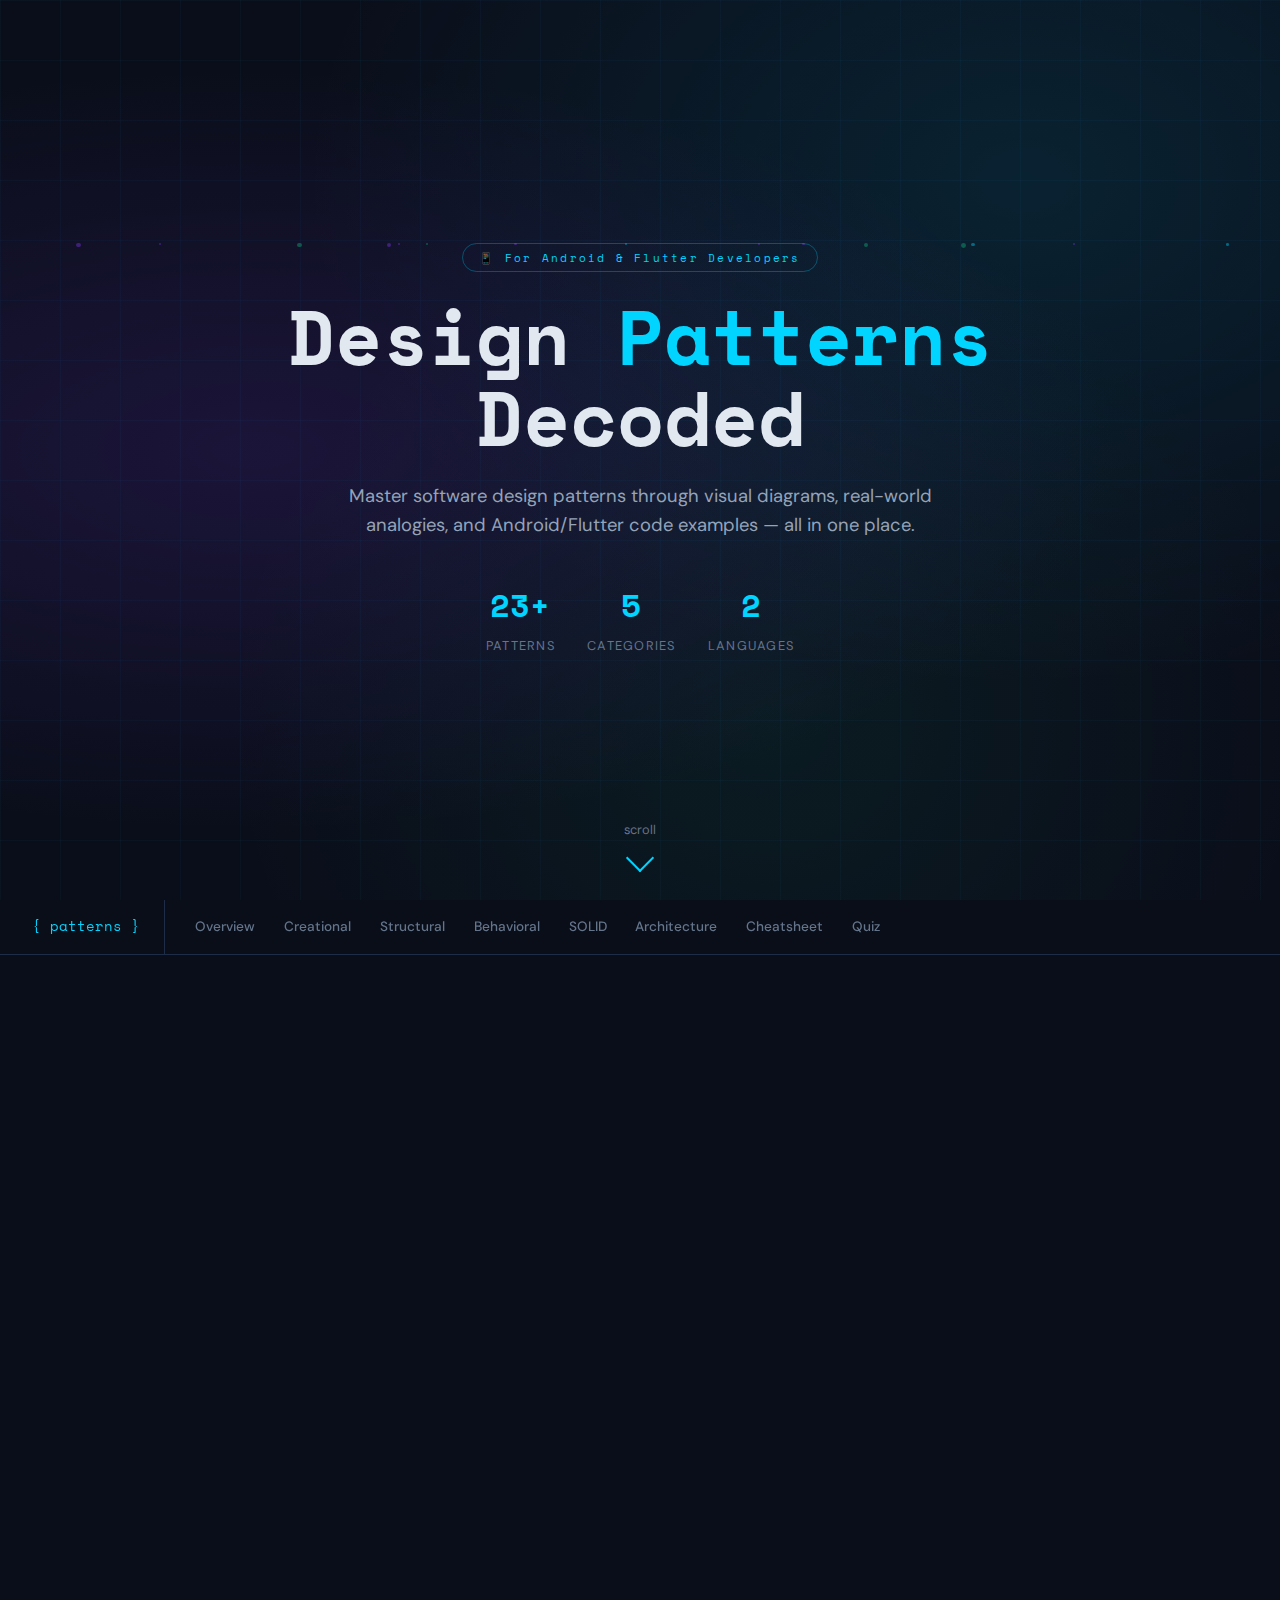
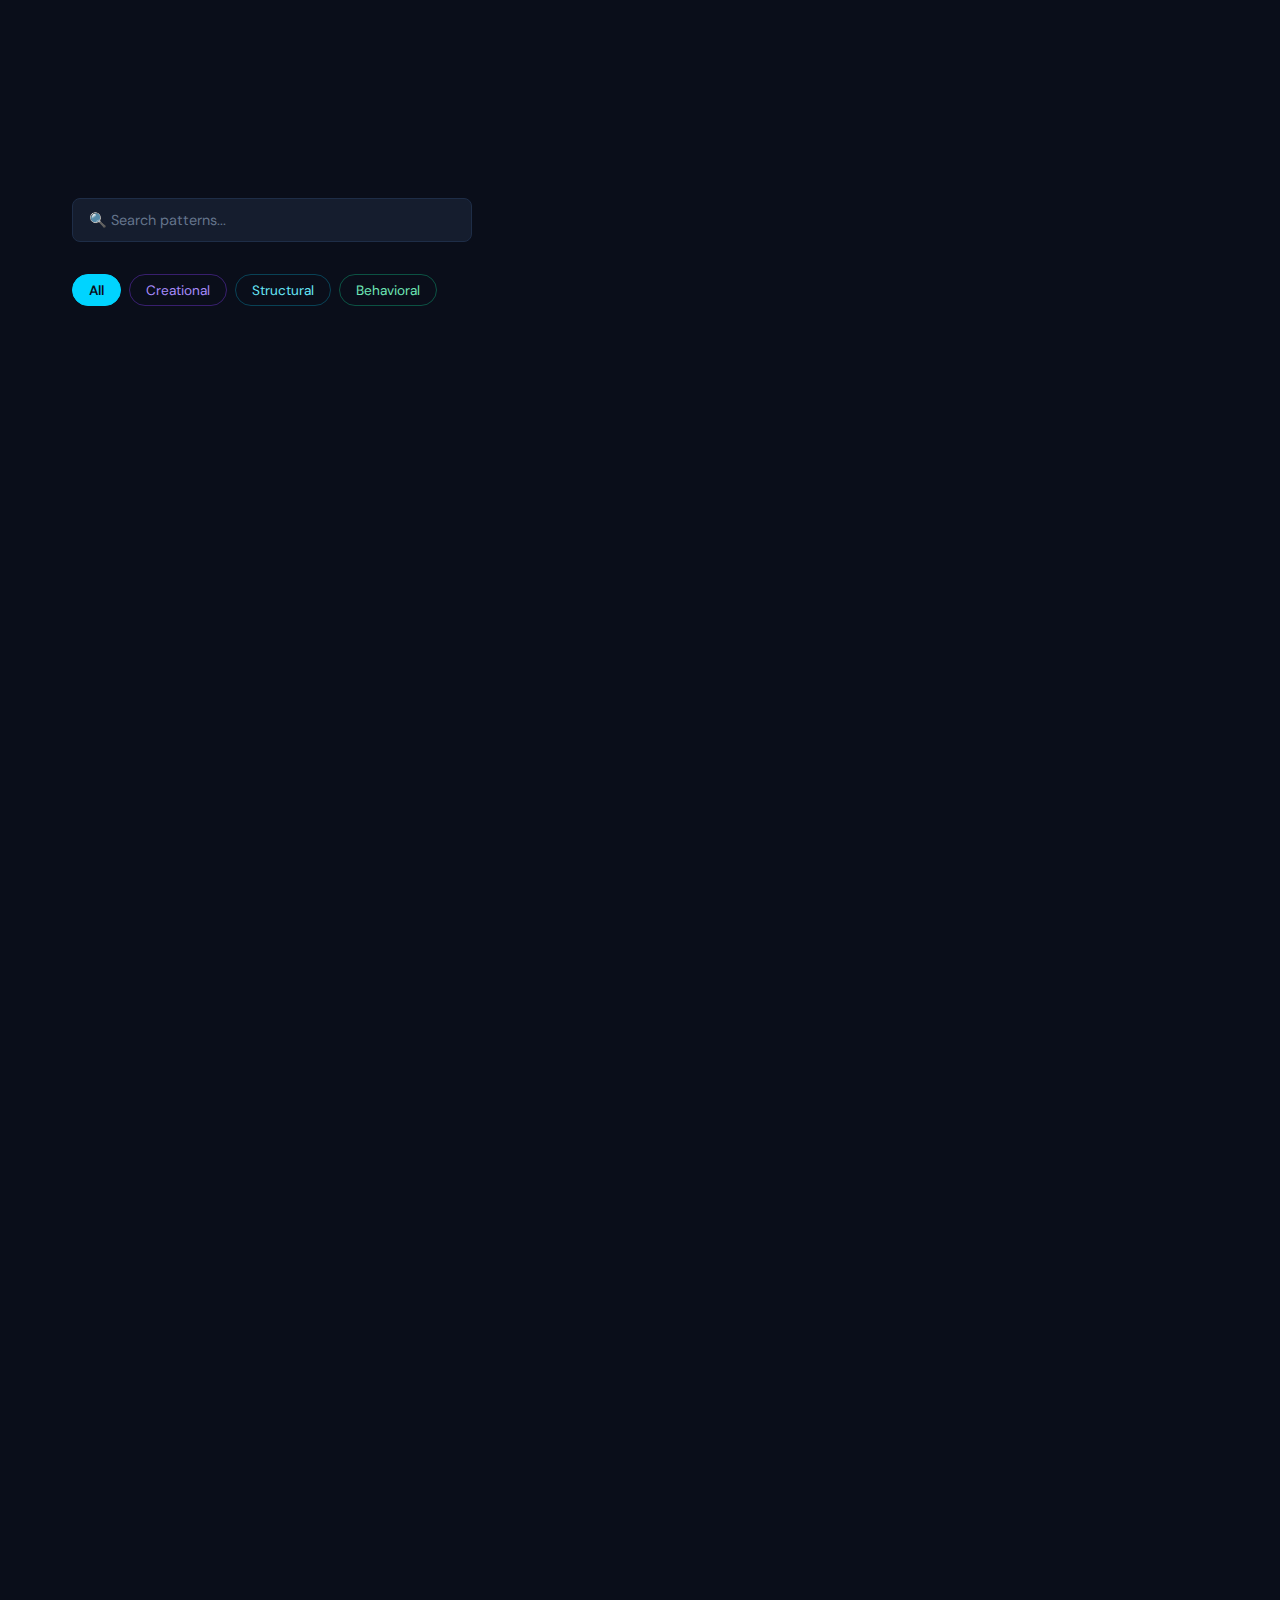
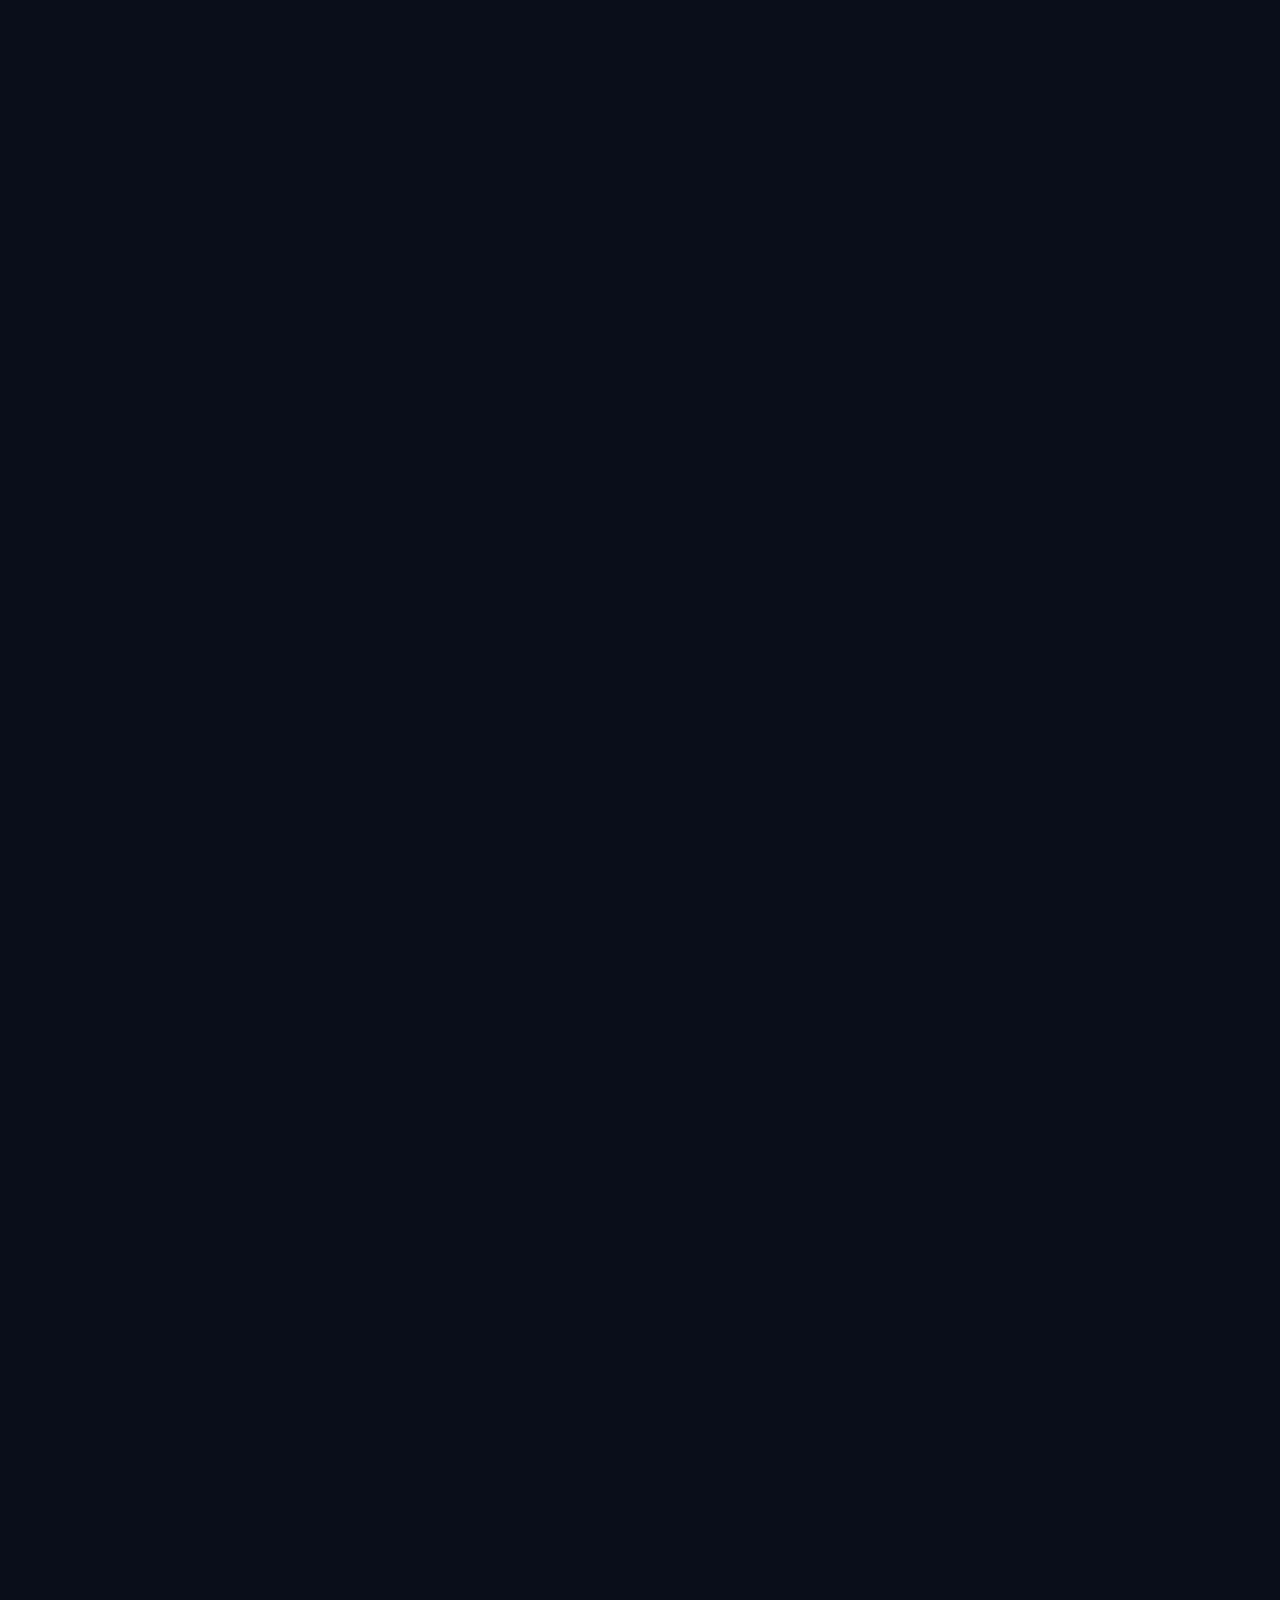
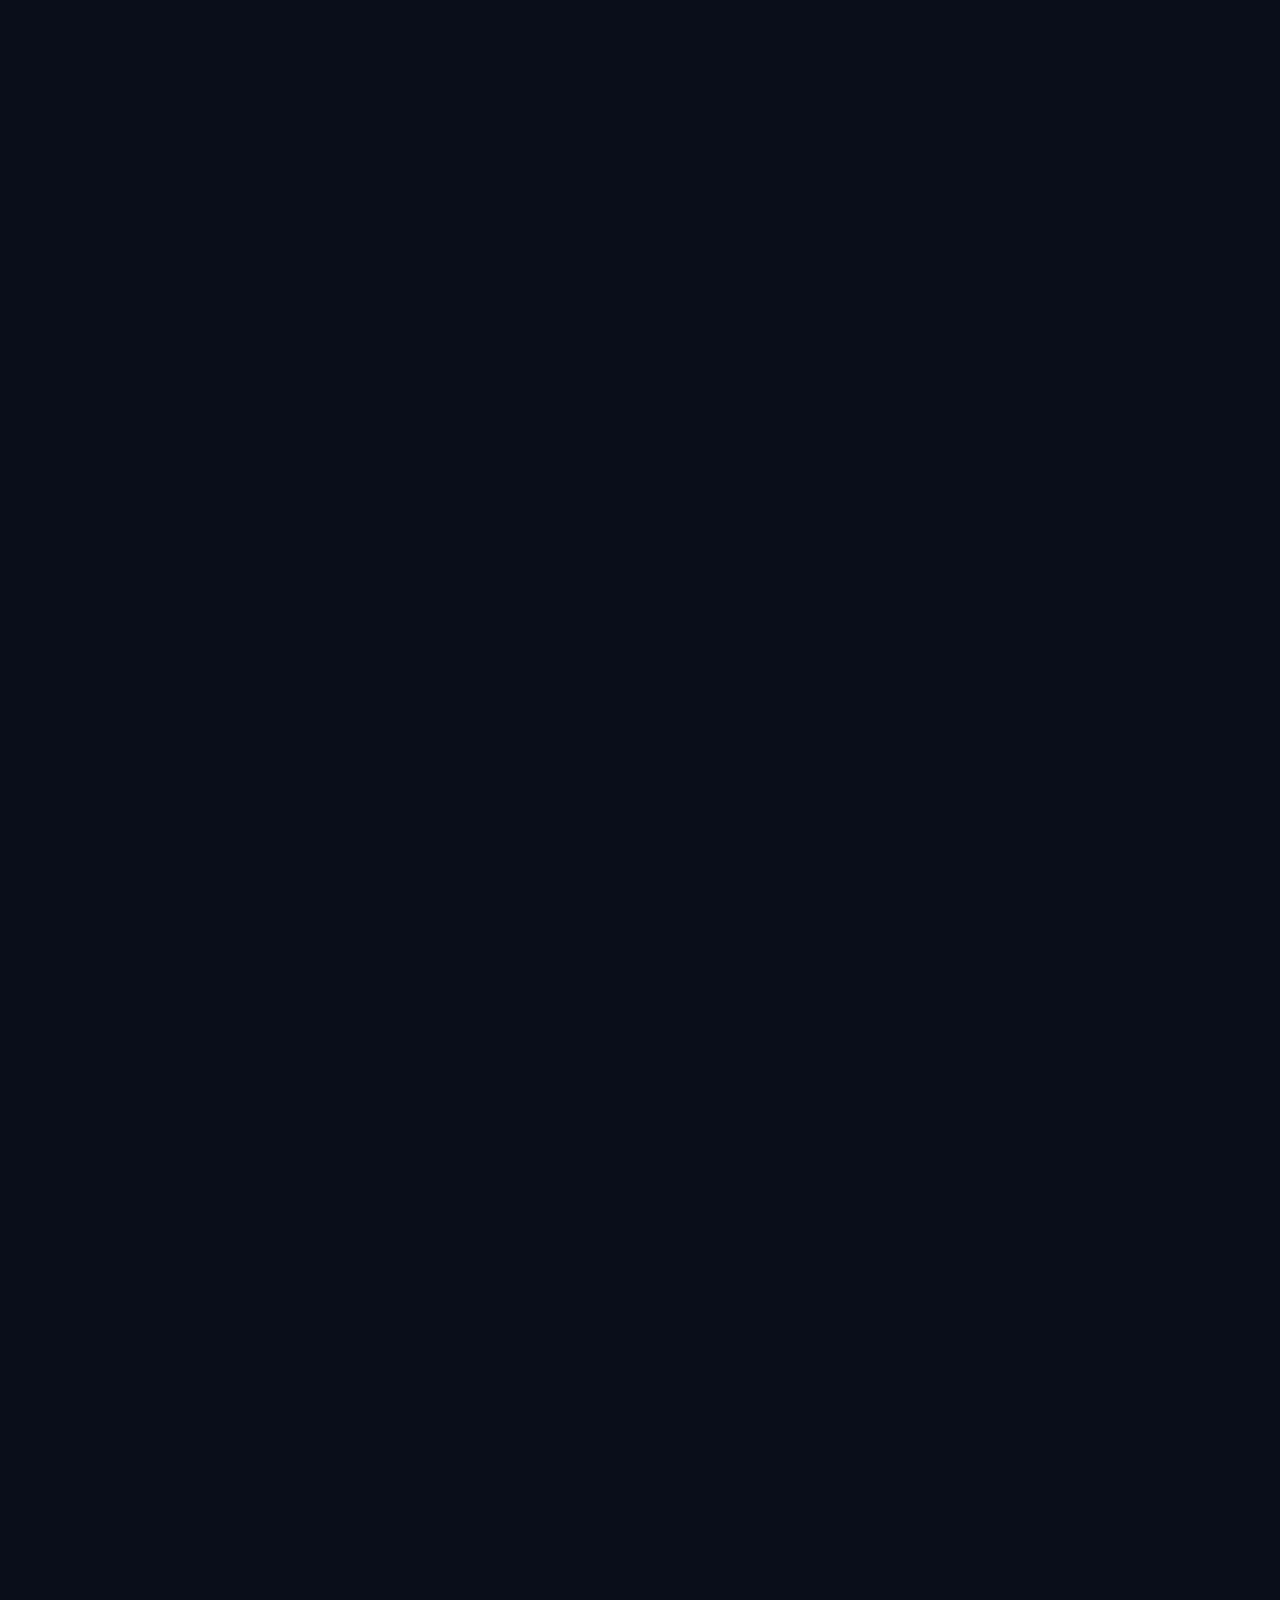
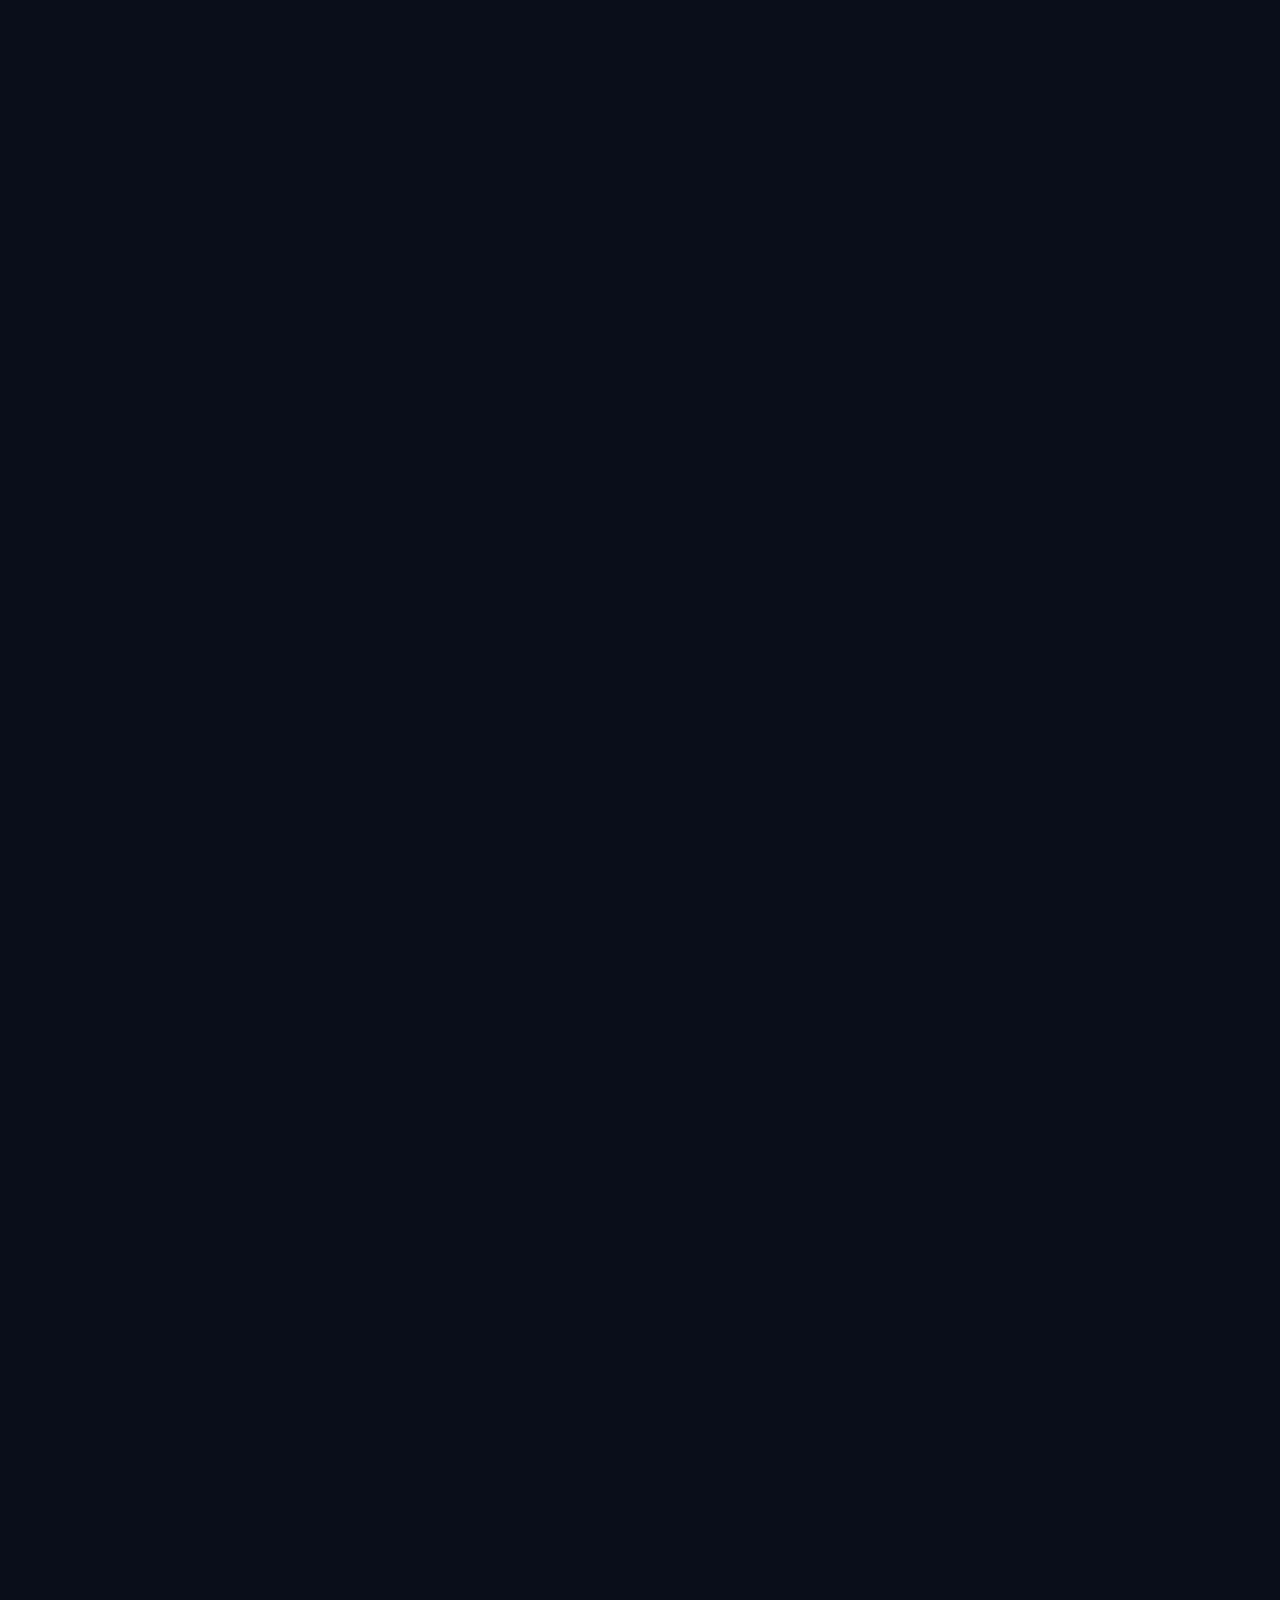
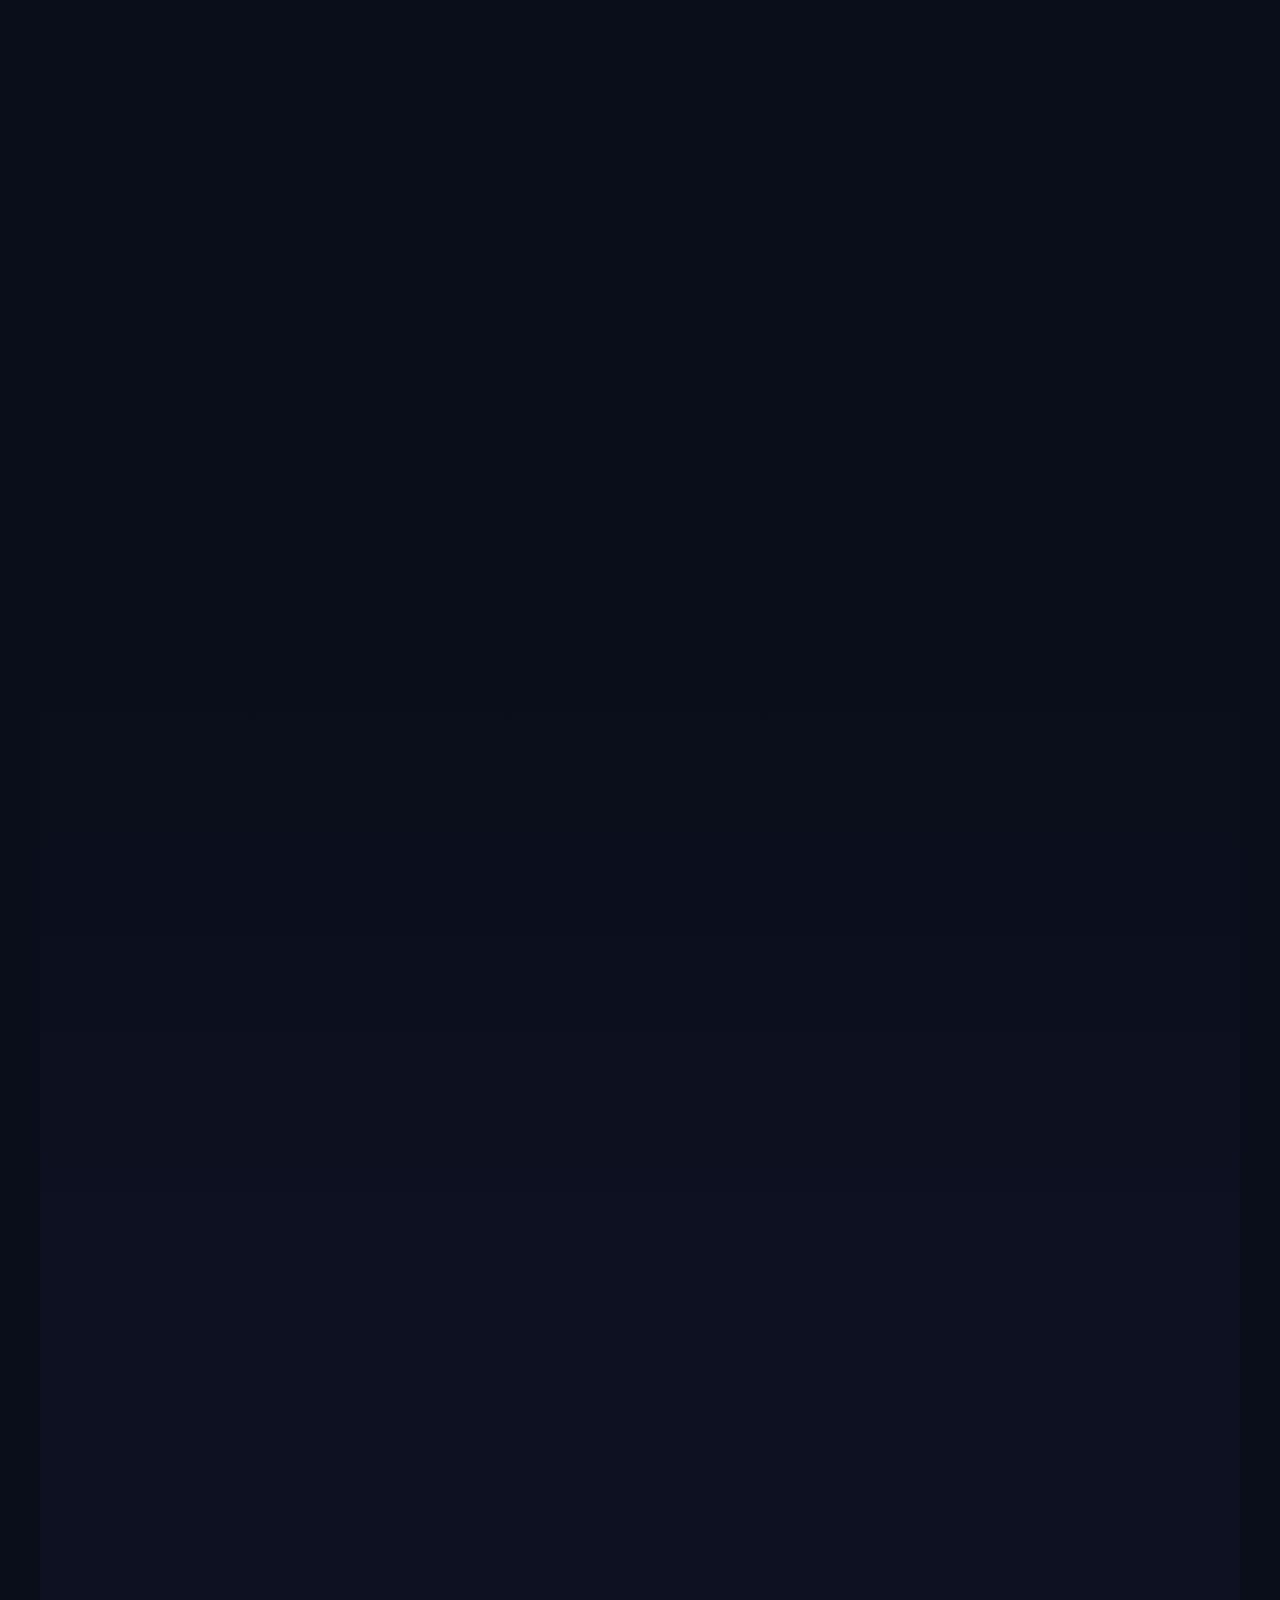
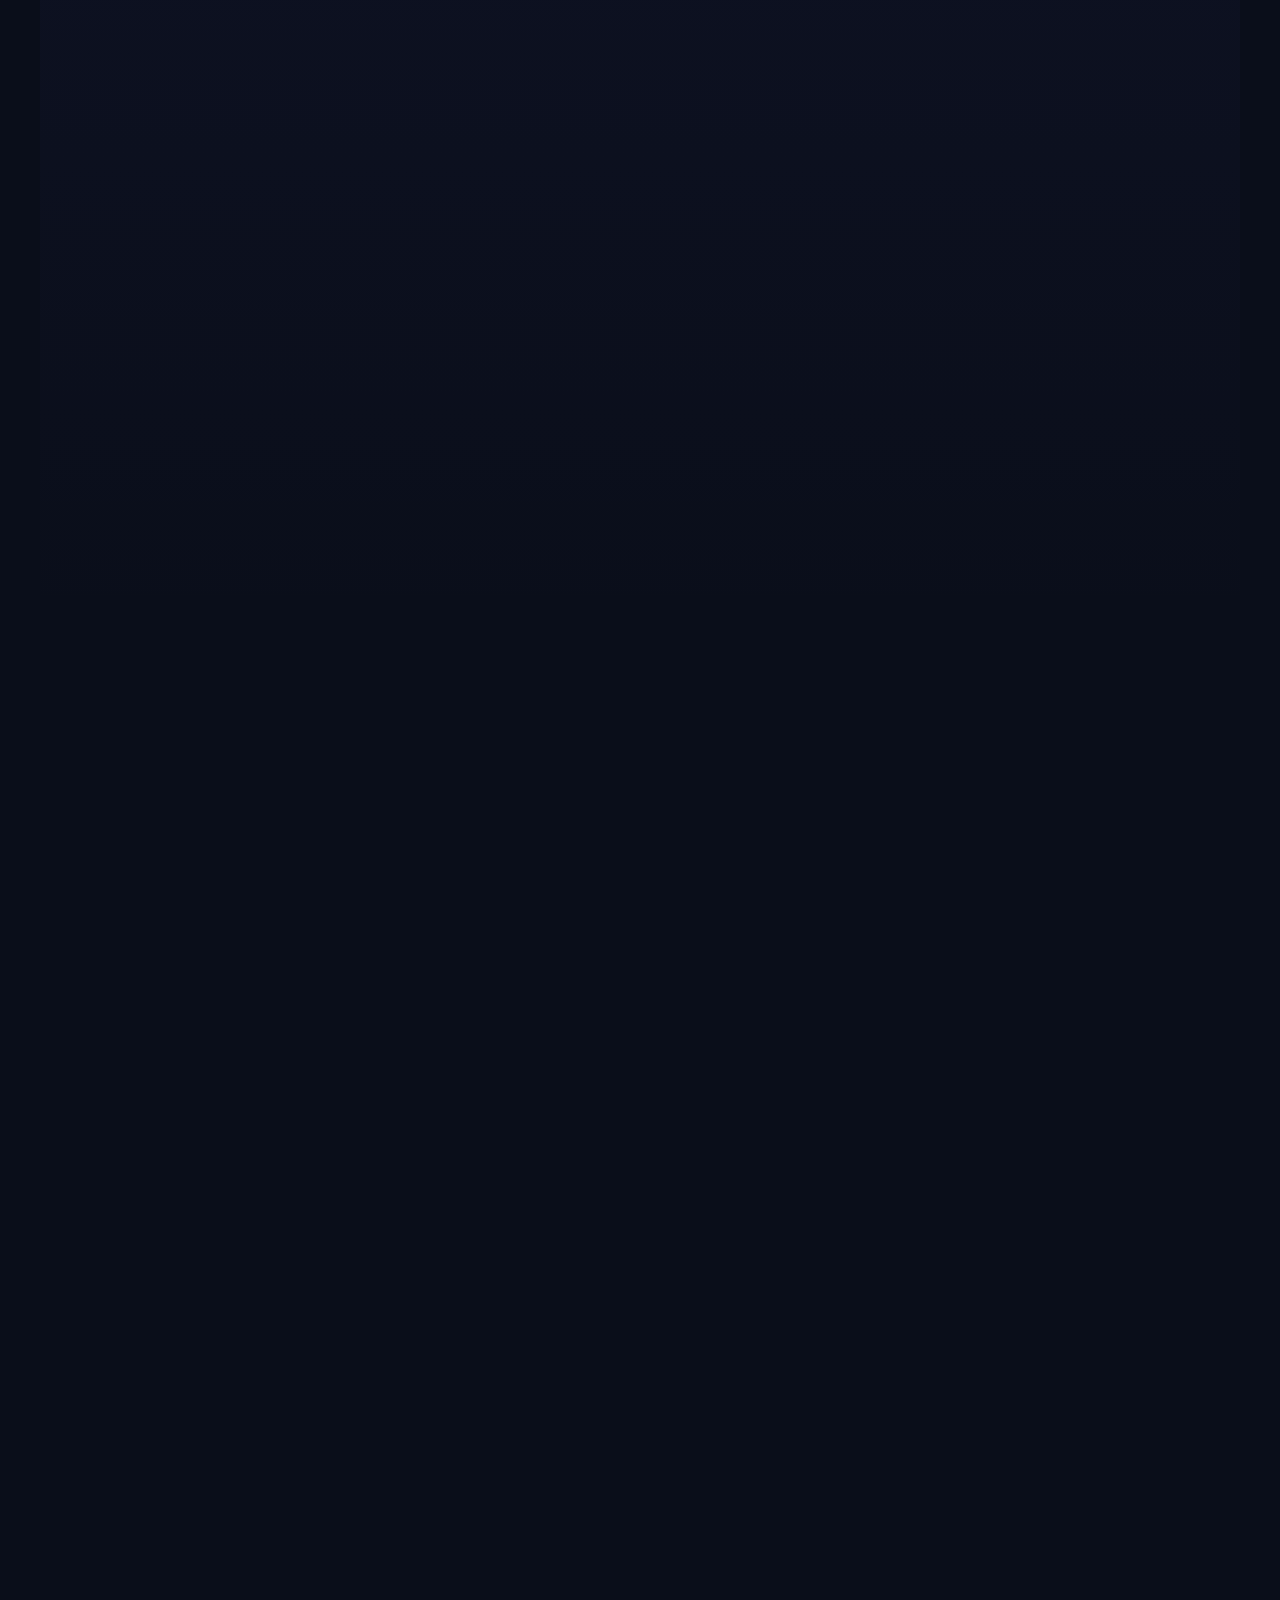
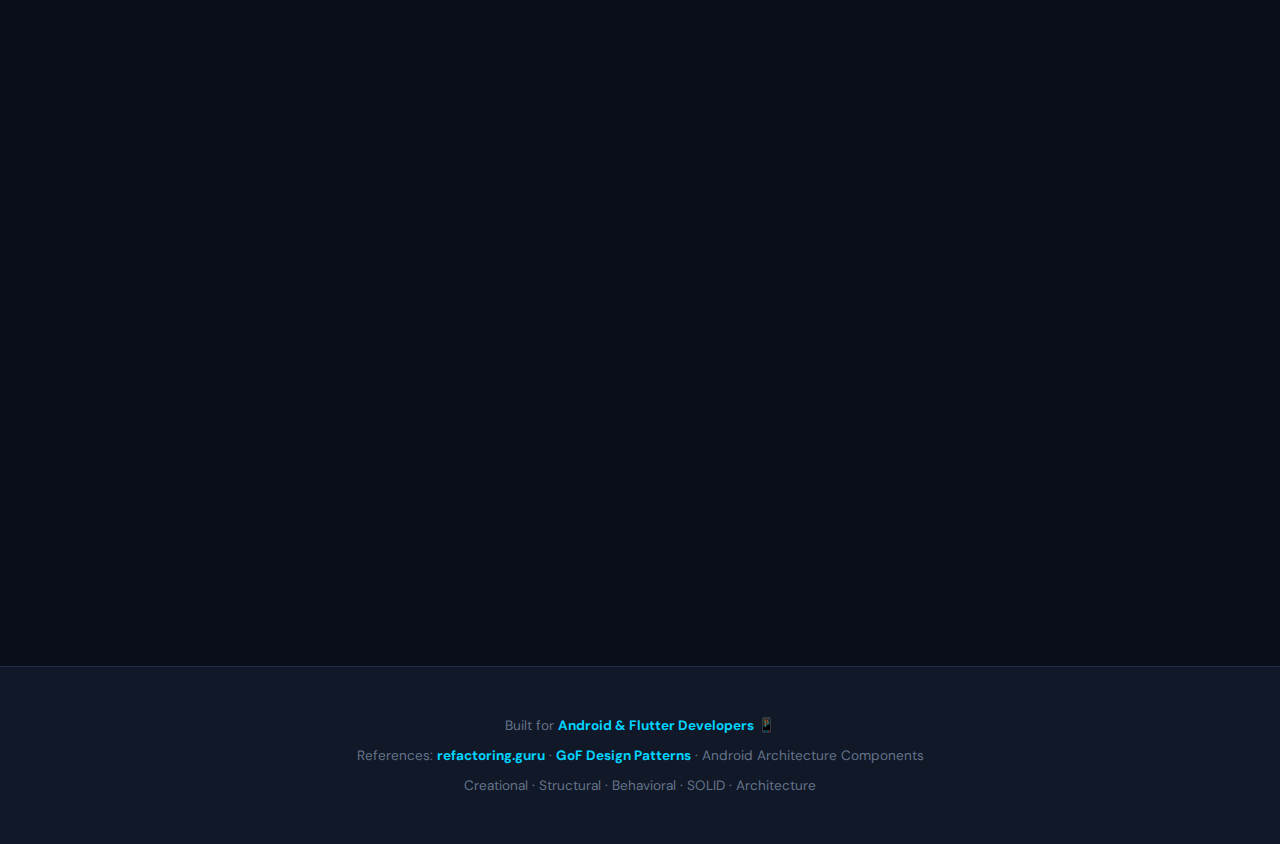
<file: design-patterns-2.html>
<!DOCTYPE html>
<html lang="en">
<head>
<meta charset="UTF-8">
<meta name="viewport" content="width=device-width, initial-scale=1.0">
<title>Design Patterns — For Mobile Developers</title>
<link href="https://fonts.googleapis.com/css2?family=Space+Mono:wght@400;700&family=DM+Sans:ital,wght@0,300;0,400;0,600;0,700;1,400&display=swap" rel="stylesheet">
<style>
  :root {
    --bg: #0a0e1a;
    --bg2: #111827;
    --bg3: #1a2235;
    --card: #151d2e;
    --border: #1e2d47;
    --accent1: #00d4ff;
    --accent2: #7c3aed;
    --accent3: #10b981;
    --accent4: #f59e0b;
    --accent5: #ef4444;
    --text: #e2e8f0;
    --text2: #94a3b8;
    --text3: #64748b;
    --white: #ffffff;
    --creational: #7c3aed;
    --structural: #0891b2;
    --behavioral: #10b981;
    --solid: #f59e0b;
    --arch: #ef4444;
  }
  * { margin: 0; padding: 0; box-sizing: border-box; }
  html { scroll-behavior: smooth; }
  body {
    background: var(--bg);
    color: var(--text);
    font-family: 'DM Sans', sans-serif;
    line-height: 1.6;
    overflow-x: hidden;
  }

  /* HERO */
  .hero {
    min-height: 100vh;
    display: flex;
    flex-direction: column;
    align-items: center;
    justify-content: center;
    position: relative;
    overflow: hidden;
    padding: 2rem;
  }
  .hero-bg {
    position: absolute; inset: 0;
    background: radial-gradient(ellipse at 20% 50%, rgba(124,58,237,0.15) 0%, transparent 60%),
                radial-gradient(ellipse at 80% 20%, rgba(0,212,255,0.1) 0%, transparent 50%),
                radial-gradient(ellipse at 60% 80%, rgba(16,185,129,0.08) 0%, transparent 50%);
  }
  .grid-overlay {
    position: absolute; inset: 0;
    background-image: linear-gradient(rgba(0,212,255,0.03) 1px, transparent 1px),
                      linear-gradient(90deg, rgba(0,212,255,0.03) 1px, transparent 1px);
    background-size: 60px 60px;
  }
  .hero-content { position: relative; z-index: 1; text-align: center; max-width: 900px; }
  .tag {
    display: inline-block;
    font-family: 'Space Mono', monospace;
    font-size: 0.7rem;
    letter-spacing: 0.2em;
    color: var(--accent1);
    border: 1px solid rgba(0,212,255,0.3);
    padding: 0.3rem 1rem;
    border-radius: 2rem;
    margin-bottom: 1.5rem;
    animation: fadeUp 0.8s ease both;
  }
  .hero h1 {
    font-family: 'Space Mono', monospace;
    font-size: clamp(2.5rem, 6vw, 5.5rem);
    font-weight: 700;
    line-height: 1.05;
    margin-bottom: 1.5rem;
    animation: fadeUp 0.8s ease 0.1s both;
  }
  .hero h1 span { color: var(--accent1); }
  .hero p {
    font-size: 1.15rem;
    color: var(--text2);
    max-width: 600px;
    margin: 0 auto 2.5rem;
    animation: fadeUp 0.8s ease 0.2s both;
  }
  .hero-stats {
    display: flex; gap: 2rem; justify-content: center; flex-wrap: wrap;
    animation: fadeUp 0.8s ease 0.3s both;
  }
  .stat { text-align: center; }
  .stat-num { font-family: 'Space Mono', monospace; font-size: 2rem; font-weight: 700; color: var(--accent1); display: block; }
  .stat-lbl { font-size: 0.8rem; color: var(--text3); text-transform: uppercase; letter-spacing: 0.1em; }
  .scroll-hint {
    position: absolute; bottom: 2rem;
    animation: bounce 2s infinite;
    color: var(--text3); font-size: 0.8rem;
    display: flex; flex-direction: column; align-items: center; gap: 0.5rem;
  }
  .scroll-arrow { width: 20px; height: 20px; border-right: 2px solid var(--accent1); border-bottom: 2px solid var(--accent1); transform: rotate(45deg); }

  /* NAV */
  nav {
    position: sticky; top: 0; z-index: 100;
    background: rgba(10,14,26,0.9);
    backdrop-filter: blur(20px);
    border-bottom: 1px solid var(--border);
    padding: 0 2rem;
    display: flex; align-items: center; gap: 0;
    overflow-x: auto;
    scrollbar-width: none;
  }
  nav::-webkit-scrollbar { display: none; }
  .nav-logo {
    font-family: 'Space Mono', monospace;
    font-size: 0.85rem;
    color: var(--accent1);
    white-space: nowrap;
    padding: 1rem 1.5rem 1rem 0;
    border-right: 1px solid var(--border);
    margin-right: 1rem;
  }
  nav a {
    color: var(--text3);
    text-decoration: none;
    font-size: 0.85rem;
    padding: 1rem 0.9rem;
    white-space: nowrap;
    transition: color 0.2s;
    font-weight: 500;
  }
  nav a:hover { color: var(--text); }
  nav a.active { color: var(--accent1); border-bottom: 2px solid var(--accent1); }

  /* SECTIONS */
  section { padding: 5rem 2rem; max-width: 1200px; margin: 0 auto; }
  .section-header { margin-bottom: 3rem; }
  .section-label {
    font-family: 'Space Mono', monospace;
    font-size: 0.7rem;
    letter-spacing: 0.2em;
    text-transform: uppercase;
    color: var(--text3);
    margin-bottom: 0.75rem;
    display: block;
  }
  h2 { font-size: clamp(1.8rem, 4vw, 2.8rem); font-weight: 700; margin-bottom: 0.75rem; }
  .section-desc { color: var(--text2); max-width: 600px; font-size: 1rem; }

  /* CATEGORY OVERVIEW */
  .categories { display: grid; grid-template-columns: repeat(auto-fit, minmax(200px, 1fr)); gap: 1rem; margin: 3rem 0; }
  .cat-card {
    border: 1px solid var(--border);
    border-radius: 12px;
    padding: 1.5rem;
    cursor: pointer;
    transition: all 0.3s;
    position: relative;
    overflow: hidden;
  }
  .cat-card::before {
    content: ''; position: absolute; inset: 0;
    opacity: 0; transition: opacity 0.3s;
  }
  .cat-card:hover { transform: translateY(-4px); }
  .cat-card.creational { border-color: rgba(124,58,237,0.3); }
  .cat-card.creational::before { background: linear-gradient(135deg, rgba(124,58,237,0.1), transparent); }
  .cat-card.structural { border-color: rgba(8,145,178,0.3); }
  .cat-card.structural::before { background: linear-gradient(135deg, rgba(8,145,178,0.1), transparent); }
  .cat-card.behavioral { border-color: rgba(16,185,129,0.3); }
  .cat-card.behavioral::before { background: linear-gradient(135deg, rgba(16,185,129,0.1), transparent); }
  .cat-card.solid { border-color: rgba(245,158,11,0.3); }
  .cat-card.solid::before { background: linear-gradient(135deg, rgba(245,158,11,0.1), transparent); }
  .cat-card.arch { border-color: rgba(239,68,68,0.3); }
  .cat-card.arch::before { background: linear-gradient(135deg, rgba(239,68,68,0.1), transparent); }
  .cat-card:hover::before { opacity: 1; }
  .cat-icon { font-size: 2rem; margin-bottom: 0.75rem; }
  .cat-title { font-weight: 700; font-size: 1rem; margin-bottom: 0.25rem; }
  .cat-count { font-family: 'Space Mono', monospace; font-size: 0.75rem; color: var(--text3); }

  /* PATTERN CARDS */
  .patterns-grid { display: grid; grid-template-columns: repeat(auto-fill, minmax(340px, 1fr)); gap: 1.5rem; }
  .pattern-card {
    background: var(--card);
    border: 1px solid var(--border);
    border-radius: 16px;
    overflow: hidden;
    transition: all 0.3s;
    cursor: pointer;
  }
  .pattern-card:hover { transform: translateY(-6px); border-color: rgba(0,212,255,0.3); box-shadow: 0 20px 60px rgba(0,0,0,0.4); }
  .card-header {
    padding: 1.5rem;
    display: flex; align-items: flex-start; gap: 1rem;
    border-bottom: 1px solid var(--border);
  }
  .card-icon {
    width: 48px; height: 48px; border-radius: 12px;
    display: flex; align-items: center; justify-content: center;
    font-size: 1.5rem; flex-shrink: 0;
  }
  .card-meta { flex: 1; }
  .card-name { font-weight: 700; font-size: 1.1rem; margin-bottom: 0.25rem; }
  .card-cat {
    font-family: 'Space Mono', monospace;
    font-size: 0.65rem;
    letter-spacing: 0.1em;
    text-transform: uppercase;
    padding: 0.2rem 0.6rem;
    border-radius: 4px;
    display: inline-block;
  }
  .cat-creational { background: rgba(124,58,237,0.2); color: #a78bfa; }
  .cat-structural { background: rgba(8,145,178,0.2); color: #67e8f9; }
  .cat-behavioral { background: rgba(16,185,129,0.2); color: #6ee7b7; }
  .cat-solid { background: rgba(245,158,11,0.2); color: #fcd34d; }
  .cat-arch { background: rgba(239,68,68,0.2); color: #fca5a5; }
  .card-body { padding: 1.5rem; }
  .card-desc { color: var(--text2); font-size: 0.9rem; margin-bottom: 1.25rem; line-height: 1.6; }
  .card-analogy {
    background: var(--bg3);
    border-left: 3px solid var(--accent1);
    padding: 0.75rem 1rem;
    border-radius: 0 8px 8px 0;
    font-size: 0.85rem;
    color: var(--text2);
    margin-bottom: 1.25rem;
  }
  .card-analogy strong { color: var(--accent1); font-size: 0.75rem; text-transform: uppercase; letter-spacing: 0.05em; display: block; margin-bottom: 0.25rem; }
  .card-platforms { display: flex; gap: 0.5rem; flex-wrap: wrap; }
  .platform-badge {
    font-size: 0.75rem;
    padding: 0.2rem 0.6rem;
    border-radius: 4px;
    border: 1px solid var(--border);
    color: var(--text3);
    font-family: 'Space Mono', monospace;
  }
  .platform-android { border-color: rgba(61,220,132,0.4); color: #3ddc84; }
  .platform-flutter { border-color: rgba(0,172,254,0.4); color: #00acfe; }
  .expand-btn {
    width: 100%; padding: 0.75rem;
    background: transparent;
    border: none; border-top: 1px solid var(--border);
    color: var(--text3);
    font-family: 'DM Sans', sans-serif;
    font-size: 0.85rem;
    cursor: pointer;
    transition: all 0.2s;
    display: flex; align-items: center; justify-content: center; gap: 0.5rem;
  }
  .expand-btn:hover { background: var(--bg3); color: var(--accent1); }
  .expand-btn .arrow { transition: transform 0.3s; }
  .expand-btn.open .arrow { transform: rotate(180deg); }

  /* EXPANDED CODE */
  .code-panel {
    max-height: 0; overflow: hidden;
    transition: max-height 0.5s ease;
  }
  .code-panel.open { max-height: 2000px; }
  .code-tabs { display: flex; border-bottom: 1px solid var(--border); padding: 0 1rem; }
  .code-tab {
    padding: 0.6rem 1rem;
    font-size: 0.8rem;
    cursor: pointer;
    color: var(--text3);
    border-bottom: 2px solid transparent;
    transition: all 0.2s;
    font-family: 'Space Mono', monospace;
  }
  .code-tab.active { color: var(--accent1); border-bottom-color: var(--accent1); }
  .code-content { display: none; padding: 1rem 1.5rem; }
  .code-content.active { display: block; }
  pre {
    background: var(--bg);
    border: 1px solid var(--border);
    border-radius: 8px;
    padding: 1.25rem;
    overflow-x: auto;
    font-family: 'Space Mono', monospace;
    font-size: 0.78rem;
    line-height: 1.7;
    color: #e2e8f0;
  }
  .kw { color: #c792ea; }
  .fn { color: #82aaff; }
  .st { color: #c3e88d; }
  .cm { color: #546e7a; }
  .ty { color: #ffcb6b; }
  .nm { color: #f78c6c; }
  .op { color: #89ddff; }

  /* DIAGRAM */
  .diagram-area {
    background: var(--bg);
    border: 1px solid var(--border);
    border-radius: 8px;
    padding: 1.5rem;
    margin-top: 1rem;
    min-height: 120px;
    display: flex; align-items: center; justify-content: center;
  }
  .diagram { display: flex; align-items: center; gap: 0.5rem; flex-wrap: wrap; justify-content: center; }
  .d-box {
    background: var(--bg3);
    border: 1px solid var(--border);
    border-radius: 8px;
    padding: 0.6rem 1rem;
    font-size: 0.8rem;
    text-align: center;
    min-width: 90px;
  }
  .d-box.highlight { border-color: var(--accent1); color: var(--accent1); }
  .d-arrow { color: var(--text3); font-size: 1.2rem; }
  .d-interface { border-style: dashed; border-color: rgba(124,58,237,0.5); color: #a78bfa; }

  /* SOLID SECTION */
  .solid-grid { display: grid; grid-template-columns: repeat(auto-fill, minmax(300px, 1fr)); gap: 1.5rem; }
  .solid-card {
    background: var(--card);
    border: 1px solid rgba(245,158,11,0.2);
    border-radius: 16px;
    padding: 1.5rem;
    transition: all 0.3s;
  }
  .solid-card:hover { border-color: rgba(245,158,11,0.5); transform: translateY(-4px); }
  .solid-letter {
    font-family: 'Space Mono', monospace;
    font-size: 3rem;
    font-weight: 700;
    color: var(--accent4);
    opacity: 0.3;
    float: right;
  }
  .solid-name { font-weight: 700; font-size: 1rem; margin-bottom: 0.5rem; }
  .solid-full { font-size: 0.8rem; color: var(--accent4); margin-bottom: 0.75rem; font-family: 'Space Mono', monospace; }
  .solid-desc { color: var(--text2); font-size: 0.9rem; margin-bottom: 1rem; }
  .solid-example {
    background: var(--bg3);
    border-radius: 8px;
    padding: 0.75rem;
    font-size: 0.8rem;
    color: var(--text2);
    border-left: 3px solid var(--accent4);
  }
  .solid-example strong { color: var(--accent4); display: block; margin-bottom: 0.25rem; font-size: 0.7rem; text-transform: uppercase; letter-spacing: 0.05em; }

  /* FILTER BAR */
  .filter-bar { display: flex; gap: 0.5rem; flex-wrap: wrap; margin-bottom: 2rem; }
  .filter-btn {
    padding: 0.4rem 1rem;
    border-radius: 2rem;
    border: 1px solid var(--border);
    background: transparent;
    color: var(--text3);
    font-family: 'DM Sans', sans-serif;
    font-size: 0.85rem;
    cursor: pointer;
    transition: all 0.2s;
  }
  .filter-btn:hover, .filter-btn.active { background: var(--accent1); color: var(--bg); border-color: var(--accent1); font-weight: 600; }

  /* SEARCH */
  .search-box {
    width: 100%; max-width: 400px;
    background: var(--card);
    border: 1px solid var(--border);
    border-radius: 8px;
    padding: 0.75rem 1rem;
    color: var(--text);
    font-family: 'DM Sans', sans-serif;
    font-size: 0.9rem;
    margin-bottom: 2rem;
    transition: border-color 0.2s;
  }
  .search-box:focus { outline: none; border-color: var(--accent1); }
  .search-box::placeholder { color: var(--text3); }

  /* CHEATSHEET */
  .cheatsheet { margin-top: 3rem; }
  .cheat-table {
    width: 100%;
    border-collapse: collapse;
    font-size: 0.85rem;
  }
  .cheat-table th {
    text-align: left;
    padding: 0.75rem 1rem;
    background: var(--bg2);
    color: var(--text3);
    font-family: 'Space Mono', monospace;
    font-size: 0.7rem;
    letter-spacing: 0.1em;
    text-transform: uppercase;
    border-bottom: 1px solid var(--border);
  }
  .cheat-table td {
    padding: 0.75rem 1rem;
    border-bottom: 1px solid rgba(30,45,71,0.5);
    vertical-align: top;
    color: var(--text2);
  }
  .cheat-table tr:hover td { background: var(--bg2); }
  .cheat-table td:first-child { color: var(--text); font-weight: 600; }

  /* QUIZ */
  .quiz-section { background: var(--bg2); border-radius: 16px; padding: 2rem; margin-top: 3rem; }
  .quiz-q { font-weight: 600; font-size: 1rem; margin-bottom: 1rem; }
  .quiz-opts { display: grid; gap: 0.5rem; }
  .quiz-opt {
    padding: 0.75rem 1rem;
    background: var(--card);
    border: 1px solid var(--border);
    border-radius: 8px;
    cursor: pointer;
    font-size: 0.9rem;
    transition: all 0.2s;
    color: var(--text);
  }
  .quiz-opt:hover { border-color: var(--accent1); }
  .quiz-opt.correct { border-color: var(--accent3); background: rgba(16,185,129,0.1); color: var(--accent3); }
  .quiz-opt.wrong { border-color: var(--accent5); background: rgba(239,68,68,0.1); color: var(--accent5); }
  .quiz-feedback { margin-top: 1rem; padding: 1rem; border-radius: 8px; font-size: 0.9rem; display: none; }
  .quiz-feedback.show { display: block; }
  .quiz-feedback.correct { background: rgba(16,185,129,0.1); border: 1px solid rgba(16,185,129,0.3); color: var(--accent3); }
  .quiz-feedback.wrong { background: rgba(239,68,68,0.1); border: 1px solid rgba(239,68,68,0.3); color: #fca5a5; }
  .quiz-nav { display: flex; gap: 1rem; margin-top: 1rem; align-items: center; justify-content: space-between; }
  .quiz-btn {
    padding: 0.6rem 1.5rem;
    background: var(--accent2);
    color: white;
    border: none;
    border-radius: 8px;
    cursor: pointer;
    font-family: 'DM Sans', sans-serif;
    font-size: 0.9rem;
    transition: opacity 0.2s;
  }
  .quiz-btn:hover { opacity: 0.8; }
  .quiz-progress { font-family: 'Space Mono', monospace; font-size: 0.8rem; color: var(--text3); }
  .score-badge { font-family: 'Space Mono', monospace; font-size: 1rem; color: var(--accent3); }

  /* ANIMATIONS */
  @keyframes fadeUp {
    from { opacity: 0; transform: translateY(20px); }
    to { opacity: 1; transform: translateY(0); }
  }
  @keyframes bounce {
    0%, 100% { transform: translateY(0); }
    50% { transform: translateY(8px); }
  }
  .fade-in {
    opacity: 0;
    transform: translateY(20px);
    transition: opacity 0.6s ease, transform 0.6s ease;
  }
  .fade-in.visible { opacity: 1; transform: translateY(0); }

  /* FLOATING PARTICLES */
  .particle {
    position: absolute;
    width: 4px; height: 4px;
    border-radius: 50%;
    background: var(--accent1);
    opacity: 0.4;
    animation: float linear infinite;
  }
  @keyframes float {
    0% { transform: translateY(100vh) translateX(0); opacity: 0; }
    10% { opacity: 0.4; }
    90% { opacity: 0.4; }
    100% { transform: translateY(-100px) translateX(20px); opacity: 0; }
  }

  /* FOOTER */
  footer {
    background: var(--bg2);
    border-top: 1px solid var(--border);
    padding: 3rem 2rem;
    text-align: center;
    color: var(--text3);
    font-size: 0.85rem;
  }
  footer strong { color: var(--accent1); }

  /* RESPONSIVE */
  @media (max-width: 640px) {
    .patterns-grid { grid-template-columns: 1fr; }
    .solid-grid { grid-template-columns: 1fr; }
    nav { padding: 0 1rem; }
  }

  .hidden { display: none !important; }
  .section-divider { border: none; border-top: 1px solid var(--border); margin: 2rem 0; }
</style>
</head>
<body>

<!-- HERO -->
<div class="hero" id="top">
  <div class="hero-bg"></div>
  <div class="grid-overlay"></div>
  <div id="particles"></div>
  <div class="hero-content">
    <span class="tag">📱 For Android & Flutter Developers</span>
    <h1>Design <span>Patterns</span><br>Decoded</h1>
    <p>Master software design patterns through visual diagrams, real-world analogies, and Android/Flutter code examples — all in one place.</p>
    <div class="hero-stats">
      <div class="stat"><span class="stat-num">23+</span><span class="stat-lbl">Patterns</span></div>
      <div class="stat"><span class="stat-num">5</span><span class="stat-lbl">Categories</span></div>
      <div class="stat"><span class="stat-num">2</span><span class="stat-lbl">Languages</span></div>
    </div>
  </div>
  <div class="scroll-hint">scroll <div class="scroll-arrow"></div></div>
</div>

<!-- NAV -->
<nav>
  <div class="nav-logo">{ patterns }</div>
  <a href="#overview" onclick="setActive(this)">Overview</a>
  <a href="#creational" onclick="setActive(this)">Creational</a>
  <a href="#structural" onclick="setActive(this)">Structural</a>
  <a href="#behavioral" onclick="setActive(this)">Behavioral</a>
  <a href="#solid" onclick="setActive(this)">SOLID</a>
  <a href="#architectural" onclick="setActive(this)">Architecture</a>
  <a href="#cheatsheet" onclick="setActive(this)">Cheatsheet</a>
  <a href="#quiz" onclick="setActive(this)">Quiz</a>
</nav>

<!-- OVERVIEW -->
<section id="overview">
  <div class="section-header fade-in">
    <span class="section-label">// start here</span>
    <h2>What are Design Patterns?</h2>
    <p class="section-desc">Reusable solutions to commonly occurring problems in software design. Think of them as blueprints, not code.</p>
  </div>
  <div class="categories fade-in">
    <div class="cat-card creational" onclick="scrollTo('creational')">
      <div class="cat-icon">🏗️</div>
      <div class="cat-title">Creational</div>
      <div class="cat-count">5 patterns</div>
    </div>
    <div class="cat-card structural" onclick="scrollTo('structural')">
      <div class="cat-icon">🧩</div>
      <div class="cat-title">Structural</div>
      <div class="cat-count">7 patterns</div>
    </div>
    <div class="cat-card behavioral" onclick="scrollTo('behavioral')">
      <div class="cat-icon">🔄</div>
      <div class="cat-title">Behavioral</div>
      <div class="cat-count">11 patterns</div>
    </div>
    <div class="cat-card solid" onclick="scrollTo('solid')">
      <div class="cat-icon">🧱</div>
      <div class="cat-title">SOLID</div>
      <div class="cat-count">5 principles</div>
    </div>
    <div class="cat-card arch" onclick="scrollTo('architectural')">
      <div class="cat-icon">🏛️</div>
      <div class="cat-title">Architecture</div>
      <div class="cat-count">3 patterns</div>
    </div>
  </div>
</section>

<!-- CREATIONAL -->
<section id="creational" style="padding-top: 3rem;">
  <div class="section-header fade-in">
    <span class="section-label">// creational patterns</span>
    <h2 style="color: #a78bfa;">🏗️ Creational Patterns</h2>
    <p class="section-desc">Deal with object creation. Make your code flexible and reusable when creating objects.</p>
  </div>
  <input type="text" class="search-box" placeholder="🔍 Search patterns..." id="searchBox" oninput="filterPatterns(this.value)">
  <div class="filter-bar">
    <button class="filter-btn active" onclick="filterByCategory('all', this)">All</button>
    <button class="filter-btn" onclick="filterByCategory('creational', this)" style="border-color:rgba(124,58,237,0.4);color:#a78bfa">Creational</button>
    <button class="filter-btn" onclick="filterByCategory('structural', this)" style="border-color:rgba(8,145,178,0.4);color:#67e8f9">Structural</button>
    <button class="filter-btn" onclick="filterByCategory('behavioral', this)" style="border-color:rgba(16,185,129,0.4);color:#6ee7b7">Behavioral</button>
  </div>
  <div class="patterns-grid" id="patternsGrid">

    <!-- SINGLETON -->
    <div class="pattern-card fade-in" data-cat="creational" data-name="singleton">
      <div class="card-header">
        <div class="card-icon" style="background:rgba(124,58,237,0.15)">🔒</div>
        <div class="card-meta">
          <div class="card-name">Singleton</div>
          <span class="card-cat cat-creational">Creational</span>
        </div>
      </div>
      <div class="card-body">
        <div class="card-desc">Ensures a class has <strong>only one instance</strong> and provides a global access point to it.</div>
        <div class="card-analogy"><strong>💡 Real-world analogy</strong>A country has ONE President. No matter how many times you "ask for the president," you always get the same one.</div>
        <div class="diagram-area">
          <div class="diagram">
            <div class="d-box">Client A</div><div class="d-arrow">→</div>
            <div class="d-box highlight">Singleton<br><small>_instance</small></div>
            <div class="d-arrow">←</div><div class="d-box">Client B</div>
          </div>
        </div>
        <br>
        <div class="card-platforms">
          <span class="platform-badge platform-android">Kotlin</span>
          <span class="platform-badge platform-flutter">Dart</span>
        </div>
      </div>
      <button class="expand-btn" onclick="toggleCode(this)">View Code <span class="arrow">▼</span></button>
      <div class="code-panel">
        <div class="code-tabs">
          <div class="code-tab active" onclick="switchTab(this, 'kotlin-1')">Kotlin</div>
          <div class="code-tab" onclick="switchTab(this, 'dart-1')">Dart/Flutter</div>
          <div class="code-tab" onclick="switchTab(this, 'when-1')">When to use</div>
        </div>
        <div class="code-content active" id="kotlin-1"><pre><span class="cm">// Kotlin: Object declaration IS a Singleton</span>
<span class="kw">object</span> <span class="ty">AppDatabase</span> {
    <span class="kw">val</span> <span class="nm">instance</span>: <span class="ty">Room.Database</span> <span class="kw">get</span>() = <span class="nm">_db</span>
    <span class="kw">private var</span> <span class="nm">_db</span>: <span class="ty">AppDatabase</span>? = <span class="kw">null</span>

    <span class="kw">fun</span> <span class="fn">init</span>(context: <span class="ty">Context</span>) {
        <span class="nm">_db</span> = <span class="ty">Room</span>.databaseBuilder(
            context, <span class="ty">AppDatabase</span>::<span class="kw">class</span>.java, <span class="st">"app_db"</span>
        ).build()
    }
}

<span class="cm">// Usage - always same instance</span>
<span class="ty">AppDatabase</span>.<span class="fn">init</span>(applicationContext)
<span class="kw">val</span> <span class="nm">db</span> = <span class="ty">AppDatabase</span>.instance</pre></div>
        <div class="code-content" id="dart-1"><pre><span class="cm">// Dart: Named constructor pattern</span>
<span class="kw">class</span> <span class="ty">ApiService</span> {
  <span class="kw">static final</span> <span class="ty">ApiService</span> <span class="nm">_instance</span> = <span class="ty">ApiService</span>._internal();
  
  <span class="cm">// Factory returns same instance always</span>
  <span class="kw">factory</span> <span class="ty">ApiService</span>() => _instance;
  <span class="ty">ApiService</span>._internal();
  
  <span class="kw">Future</span>&lt;<span class="ty">Response</span>&gt; <span class="fn">get</span>(<span class="ty">String</span> url) async { <span class="cm">/* ... */</span> }
}

<span class="cm">// Usage</span>
<span class="kw">final</span> api1 = <span class="ty">ApiService</span>(); <span class="cm">// same instance</span>
<span class="kw">final</span> api2 = <span class="ty">ApiService</span>(); <span class="cm">// same instance</span>
<span class="fn">print</span>(identical(api1, api2)); <span class="cm">// true</span></pre></div>
        <div class="code-content" id="when-1"><pre><span class="cm">// ✅ USE Singleton for:</span>
<span class="st">- Database connections (Room, SQLite)</span>
<span class="st">- Network clients (Retrofit, Dio)</span>
<span class="st">- Logger instances</span>
<span class="st">- SharedPreferences wrapper</span>
<span class="st">- Firebase instances</span>

<span class="cm">// ❌ AVOID for:</span>
<span class="st">- UI-related objects</span>
<span class="st">- Objects that need different configs</span>
<span class="st">- In tests (hard to mock/reset)</span>

<span class="cm">// 💡 In Flutter, use GetIt or Riverpod</span>
<span class="cm">// for dependency injection instead</span></pre></div>
      </div>
    </div>

    <!-- FACTORY METHOD -->
    <div class="pattern-card fade-in" data-cat="creational" data-name="factory method">
      <div class="card-header">
        <div class="card-icon" style="background:rgba(124,58,237,0.15)">🏭</div>
        <div class="card-meta">
          <div class="card-name">Factory Method</div>
          <span class="card-cat cat-creational">Creational</span>
        </div>
      </div>
      <div class="card-body">
        <div class="card-desc">Defines an interface for creating objects, but lets <strong>subclasses decide</strong> which class to instantiate.</div>
        <div class="card-analogy"><strong>💡 Real-world analogy</strong>A food truck 🚚. You say "give me a burger," but the truck decides whether it's beef, chicken, or veggie based on the day.</div>
        <div class="diagram-area">
          <div class="diagram">
            <div class="d-box d-interface">Creator<br><small>createProduct()</small></div>
            <div class="d-arrow">→</div>
            <div style="display:flex;flex-direction:column;gap:0.3rem">
              <div class="d-box highlight">ProductA</div>
              <div class="d-box highlight">ProductB</div>
            </div>
          </div>
        </div>
        <br>
        <div class="card-platforms">
          <span class="platform-badge platform-android">Kotlin</span>
          <span class="platform-badge platform-flutter">Dart</span>
        </div>
      </div>
      <button class="expand-btn" onclick="toggleCode(this)">View Code <span class="arrow">▼</span></button>
      <div class="code-panel">
        <div class="code-tabs">
          <div class="code-tab active" onclick="switchTab(this, 'kotlin-2')">Kotlin</div>
          <div class="code-tab" onclick="switchTab(this, 'dart-2')">Dart/Flutter</div>
        </div>
        <div class="code-content active" id="kotlin-2"><pre><span class="cm">// Android: Different notification creators</span>
<span class="kw">interface</span> <span class="ty">Notification</span> {
    <span class="kw">fun</span> <span class="fn">show</span>(message: <span class="ty">String</span>)
}

<span class="kw">abstract class</span> <span class="ty">NotificationCreator</span> {
    <span class="kw">abstract fun</span> <span class="fn">createNotification</span>(): <span class="ty">Notification</span>
    
    <span class="kw">fun</span> <span class="fn">notify</span>(msg: <span class="ty">String</span>) = <span class="fn">createNotification</span>().<span class="fn">show</span>(msg)
}

<span class="kw">class</span> <span class="ty">PushNotificationCreator</span> : <span class="ty">NotificationCreator</span>() {
    <span class="kw">override fun</span> <span class="fn">createNotification</span>() = <span class="ty">PushNotification</span>()
}
<span class="kw">class</span> <span class="ty">InAppNotificationCreator</span> : <span class="ty">NotificationCreator</span>() {
    <span class="kw">override fun</span> <span class="fn">createNotification</span>() = <span class="ty">InAppNotification</span>()
}</pre></div>
        <div class="code-content" id="dart-2"><pre><span class="cm">// Flutter: Widget factory</span>
<span class="kw">abstract class</span> <span class="ty">ButtonFactory</span> {
  <span class="ty">Widget</span> <span class="fn">createButton</span>(<span class="ty">String</span> label);
}

<span class="kw">class</span> <span class="ty">MaterialButtonFactory</span> <span class="kw">extends</span> <span class="ty">ButtonFactory</span> {
  <span class="op">@override</span>
  <span class="ty">Widget</span> <span class="fn">createButton</span>(<span class="ty">String</span> label) =>
    <span class="ty">ElevatedButton</span>(onPressed: () {}, child: <span class="ty">Text</span>(label));
}

<span class="kw">class</span> <span class="ty">CupertinoButtonFactory</span> <span class="kw">extends</span> <span class="ty">ButtonFactory</span> {
  <span class="op">@override</span>
  <span class="ty">Widget</span> <span class="fn">createButton</span>(<span class="ty">String</span> label) =>
    <span class="ty">CupertinoButton</span>(onPressed: () {}, child: <span class="ty">Text</span>(label));
}</pre></div>
      </div>
    </div>

    <!-- BUILDER -->
    <div class="pattern-card fade-in" data-cat="creational" data-name="builder">
      <div class="card-header">
        <div class="card-icon" style="background:rgba(124,58,237,0.15)">🔧</div>
        <div class="card-meta">
          <div class="card-name">Builder</div>
          <span class="card-cat cat-creational">Creational</span>
        </div>
      </div>
      <div class="card-body">
        <div class="card-desc">Constructs complex objects <strong>step-by-step</strong>. Separates construction from representation.</div>
        <div class="card-analogy"><strong>💡 Real-world analogy</strong>Ordering pizza 🍕. You add toppings one by one: base → sauce → cheese → toppings → bake.</div>
        <div class="card-platforms">
          <span class="platform-badge platform-android">Kotlin</span>
          <span class="platform-badge platform-flutter">Dart</span>
        </div>
      </div>
      <button class="expand-btn" onclick="toggleCode(this)">View Code <span class="arrow">▼</span></button>
      <div class="code-panel">
        <div class="code-tabs">
          <div class="code-tab active" onclick="switchTab(this, 'kotlin-3')">Kotlin</div>
          <div class="code-tab" onclick="switchTab(this, 'dart-3')">Dart/Flutter</div>
        </div>
        <div class="code-content active" id="kotlin-3"><pre><span class="cm">// Kotlin: AlertDialog.Builder is a classic example!</span>
<span class="ty">AlertDialog</span>.<span class="ty">Builder</span>(context)
    .<span class="fn">setTitle</span>(<span class="st">"Confirm"</span>)
    .<span class="fn">setMessage</span>(<span class="st">"Are you sure?"</span>)
    .<span class="fn">setPositiveButton</span>(<span class="st">"Yes"</span>) { _, _ -> <span class="fn">doAction</span>() }
    .<span class="fn">setNegativeButton</span>(<span class="st">"No"</span>, <span class="kw">null</span>)
    .<span class="fn">setCancelable</span>(<span class="kw">false</span>)
    .<span class="fn">show</span>()

<span class="cm">// Custom builder pattern</span>
<span class="kw">class</span> <span class="ty">HttpRequest</span> <span class="kw">private constructor</span>(<span class="kw">val</span> url: <span class="ty">String</span>, <span class="kw">val</span> method: <span class="ty">String</span>) {
    <span class="kw">class</span> <span class="ty">Builder</span>(private <span class="kw">val</span> url: <span class="ty">String</span>) {
        <span class="kw">private var</span> <span class="nm">method</span> = <span class="st">"GET"</span>
        <span class="kw">fun</span> <span class="fn">method</span>(m: <span class="ty">String</span>) = <span class="fn">also</span> { method = m }
        <span class="kw">fun</span> <span class="fn">build</span>() = <span class="ty">HttpRequest</span>(url, method)
    }
}</pre></div>
        <div class="code-content" id="dart-3"><pre><span class="cm">// Dart: Cascade notation (..) is Builder-like!</span>
<span class="kw">final</span> paint = <span class="ty">Paint</span>()
  ..color = <span class="ty">Colors</span>.blue
  ..strokeWidth = 2.0
  ..style = <span class="ty">PaintingStyle</span>.stroke;

<span class="cm">// Custom Builder</span>
<span class="kw">class</span> <span class="ty">QueryBuilder</span> {
  <span class="ty">String</span> _table = <span class="st">''</span>;
  <span class="ty">List</span>&lt;<span class="ty">String</span>&gt; _conditions = [];
  
  <span class="ty">QueryBuilder</span> <span class="fn">from</span>(<span class="ty">String</span> table) { _table = table; <span class="kw">return this</span>; }
  <span class="ty">QueryBuilder</span> <span class="fn">where</span>(<span class="ty">String</span> cond) { _conditions.add(cond); <span class="kw">return this</span>; }
  <span class="ty">String</span> <span class="fn">build</span>() => <span class="st">'SELECT * FROM $_table WHERE ${_conditions.join(" AND ")}'</span>;
}
<span class="cm">// Usage: QueryBuilder().from('users').where('active=1').build()</span></pre></div>
      </div>
    </div>

    <!-- OBSERVER -->
    <div class="pattern-card fade-in" data-cat="behavioral" data-name="observer">
      <div class="card-header">
        <div class="card-icon" style="background:rgba(16,185,129,0.15)">👁️</div>
        <div class="card-meta">
          <div class="card-name">Observer</div>
          <span class="card-cat cat-behavioral">Behavioral</span>
        </div>
      </div>
      <div class="card-body">
        <div class="card-desc">Defines a <strong>one-to-many dependency</strong> so that when one object changes state, all dependents are notified automatically.</div>
        <div class="card-analogy"><strong>💡 Real-world analogy</strong>YouTube subscriptions 📺. When a creator uploads, ALL subscribers get notified — not just one.</div>
        <div class="diagram-area">
          <div class="diagram">
            <div class="d-box highlight">Subject<br><small>notifyAll()</small></div>
            <div class="d-arrow">→</div>
            <div style="display:flex;flex-direction:column;gap:0.3rem">
              <div class="d-box">Observer 1</div>
              <div class="d-box">Observer 2</div>
              <div class="d-box">Observer 3</div>
            </div>
          </div>
        </div>
        <br>
        <div class="card-platforms">
          <span class="platform-badge platform-android">LiveData / Flow</span>
          <span class="platform-badge platform-flutter">Stream / ChangeNotifier</span>
        </div>
      </div>
      <button class="expand-btn" onclick="toggleCode(this)">View Code <span class="arrow">▼</span></button>
      <div class="code-panel">
        <div class="code-tabs">
          <div class="code-tab active" onclick="switchTab(this, 'kotlin-obs')">Kotlin (LiveData)</div>
          <div class="code-tab" onclick="switchTab(this, 'dart-obs')">Flutter (ChangeNotifier)</div>
        </div>
        <div class="code-content active" id="kotlin-obs"><pre><span class="cm">// Android: LiveData IS the Observer pattern!</span>
<span class="kw">class</span> <span class="ty">CartViewModel</span> : <span class="ty">ViewModel</span>() {
    <span class="kw">private val</span> <span class="nm">_items</span> = <span class="ty">MutableLiveData</span>&lt;<span class="ty">List</span>&lt;<span class="ty">Item</span>&gt;&gt;()
    <span class="kw">val</span> <span class="nm">items</span>: <span class="ty">LiveData</span>&lt;<span class="ty">List</span>&lt;<span class="ty">Item</span>&gt;&gt; = _items

    <span class="kw">fun</span> <span class="fn">addItem</span>(item: <span class="ty">Item</span>) {
        <span class="nm">_items</span>.value = <span class="nm">_items</span>.value.orEmpty() + item
    }
}

<span class="cm">// Fragment observes (subscribes)</span>
viewModel.items.<span class="fn">observe</span>(viewLifecycleOwner) { items ->
    <span class="nm">adapter</span>.<span class="fn">submitList</span>(items) <span class="cm">// auto-update UI</span>
}</pre></div>
        <div class="code-content" id="dart-obs"><pre><span class="cm">// Flutter: ChangeNotifier = Observer pattern</span>
<span class="kw">class</span> <span class="ty">CartProvider</span> <span class="kw">extends</span> <span class="ty">ChangeNotifier</span> {
  <span class="ty">List</span>&lt;<span class="ty">Item</span>&gt; _items = [];
  <span class="ty">List</span>&lt;<span class="ty">Item</span>&gt; <span class="kw">get</span> items => _items;

  <span class="kw">void</span> <span class="fn">addItem</span>(<span class="ty">Item</span> item) {
    _items.add(item);
    <span class="fn">notifyListeners</span>(); <span class="cm">// notifies all observers!</span>
  }
}

<span class="cm">// Widget observes (subscribes)</span>
<span class="ty">Consumer</span>&lt;<span class="ty">CartProvider</span>&gt;(
  builder: (ctx, cart, _) => <span class="ty">Text</span>(<span class="st">'Items: ${cart.items.length}'</span>),
)</pre></div>
      </div>
    </div>

    <!-- ADAPTER -->
    <div class="pattern-card fade-in" data-cat="structural" data-name="adapter">
      <div class="card-header">
        <div class="card-icon" style="background:rgba(8,145,178,0.15)">🔌</div>
        <div class="card-meta">
          <div class="card-name">Adapter</div>
          <span class="card-cat cat-structural">Structural</span>
        </div>
      </div>
      <div class="card-body">
        <div class="card-desc">Converts the interface of a class into another interface that clients expect. <strong>Makes incompatible interfaces work together.</strong></div>
        <div class="card-analogy"><strong>💡 Real-world analogy</strong>A power adapter ⚡. Your US laptop (3-pin) works in Europe (2-pin) via an adapter. Neither changes, the adapter bridges them.</div>
        <div class="card-platforms">
          <span class="platform-badge platform-android">RecyclerView.Adapter</span>
          <span class="platform-badge platform-flutter">Dart</span>
        </div>
      </div>
      <button class="expand-btn" onclick="toggleCode(this)">View Code <span class="arrow">▼</span></button>
      <div class="code-panel">
        <div class="code-tabs">
          <div class="code-tab active" onclick="switchTab(this, 'kotlin-adp')">Kotlin</div>
          <div class="code-tab" onclick="switchTab(this, 'dart-adp')">Dart</div>
        </div>
        <div class="code-content active" id="kotlin-adp"><pre><span class="cm">// RecyclerView.Adapter IS the Adapter pattern!</span>
<span class="cm">// Your List<User> → RecyclerView understands it</span>

<span class="kw">class</span> <span class="ty">UserAdapter</span>(<span class="kw">private val</span> users: <span class="ty">List</span>&lt;<span class="ty">User</span>&gt;) 
    : <span class="ty">RecyclerView</span>.<span class="ty">Adapter</span>&lt;<span class="ty">UserAdapter</span>.<span class="ty">ViewHolder</span>&gt;() {
    
    <span class="kw">inner class</span> <span class="ty">ViewHolder</span>(view: <span class="ty">View</span>) : <span class="ty">RecyclerView</span>.<span class="ty">ViewHolder</span>(view)
    
    <span class="kw">override fun</span> <span class="fn">onBindViewHolder</span>(holder: <span class="ty">ViewHolder</span>, pos: <span class="ty">Int</span>) {
        <span class="cm">// Adapt User data → View</span>
        holder.itemView.<span class="fn">findViewById</span>&lt;<span class="ty">TextView</span>&gt;(<span class="nm">R</span>.id.name).text = users[pos].name
    }
    <span class="kw">override fun</span> <span class="fn">getItemCount</span>() = users.size
    <span class="kw">override fun</span> <span class="fn">onCreateViewHolder</span>(...) = <span class="ty">ViewHolder</span>(...)
}</pre></div>
        <div class="code-content" id="dart-adp"><pre><span class="cm">// Adapt an old API to a new interface</span>
<span class="kw">class</span> <span class="ty">OldPaymentService</span> {
  <span class="kw">void</span> <span class="fn">processCard</span>(<span class="ty">String</span> num, <span class="ty">double</span> amount) { <span class="cm">/* old API */</span> }
}

<span class="kw">abstract class</span> <span class="ty">PaymentGateway</span> {
  <span class="kw">void</span> <span class="fn">pay</span>(<span class="ty">Payment</span> p); <span class="cm">// new interface</span>
}

<span class="cm">// Adapter bridges old → new</span>
<span class="kw">class</span> <span class="ty">OldPaymentAdapter</span> <span class="kw">implements</span> <span class="ty">PaymentGateway</span> {
  <span class="kw">final</span> <span class="ty">OldPaymentService</span> _old = <span class="ty">OldPaymentService</span>();
  
  <span class="op">@override</span>
  <span class="kw">void</span> <span class="fn">pay</span>(<span class="ty">Payment</span> p) {
    _old.<span class="fn">processCard</span>(p.cardNumber, p.amount); <span class="cm">// translate</span>
  }
}</pre></div>
      </div>
    </div>

    <!-- DECORATOR -->
    <div class="pattern-card fade-in" data-cat="structural" data-name="decorator">
      <div class="card-header">
        <div class="card-icon" style="background:rgba(8,145,178,0.15)">🎁</div>
        <div class="card-meta">
          <div class="card-name">Decorator</div>
          <span class="card-cat cat-structural">Structural</span>
        </div>
      </div>
      <div class="card-body">
        <div class="card-desc">Attaches <strong>additional responsibilities to an object dynamically</strong>. Provides a flexible alternative to subclassing.</div>
        <div class="card-analogy"><strong>💡 Real-world analogy</strong>Gift wrapping 🎁. A book is a book, but you can wrap it, add ribbon, and add a bow — each adding behavior without changing the book.</div>
        <div class="card-platforms">
          <span class="platform-badge platform-android">OkHttp Interceptors</span>
          <span class="platform-badge platform-flutter">Widget decoration</span>
        </div>
      </div>
      <button class="expand-btn" onclick="toggleCode(this)">View Code <span class="arrow">▼</span></button>
      <div class="code-panel">
        <div class="code-tabs">
          <div class="code-tab active" onclick="switchTab(this, 'kotlin-dec')">Kotlin</div>
          <div class="code-tab" onclick="switchTab(this, 'dart-dec')">Flutter</div>
        </div>
        <div class="code-content active" id="kotlin-dec"><pre><span class="cm">// OkHttp Interceptors ARE Decorators!</span>
<span class="kw">class</span> <span class="ty">AuthInterceptor</span> : <span class="ty">Interceptor</span> {
    <span class="kw">override fun</span> <span class="fn">intercept</span>(chain: <span class="ty">Interceptor</span>.<span class="ty">Chain</span>): <span class="ty">Response</span> {
        <span class="kw">val</span> request = chain.request().<span class="fn">newBuilder</span>()
            .<span class="fn">addHeader</span>(<span class="st">"Authorization"</span>, <span class="st">"Bearer $token"</span>)
            .<span class="fn">build</span>()
        <span class="kw">return</span> chain.<span class="fn">proceed</span>(request) <span class="cm">// decorates & delegates</span>
    }
}
<span class="cm">// Adding behavior (auth) without changing OkHttpClient!</span>
<span class="ty">OkHttpClient</span>.<span class="ty">Builder</span>()
    .<span class="fn">addInterceptor</span>(<span class="ty">AuthInterceptor</span>())
    .<span class="fn">build</span>()</pre></div>
        <div class="code-content" id="dart-dec"><pre><span class="cm">// Flutter widgets ARE Decorators!</span>
<span class="cm">// Each widget wraps and adds behavior</span>
<span class="ty">Padding</span>(              <span class="cm">// adds padding</span>
  padding: <span class="ty">EdgeInsets</span>.all(<span class="nm">16</span>),
  child: <span class="ty">Opacity</span>(    <span class="cm">// adds transparency</span>
    opacity: <span class="nm">0.8</span>,
    child: <span class="ty">Card</span>(       <span class="cm">// adds elevation</span>
      child: <span class="ty">Text</span>(<span class="st">'Hello'</span>) <span class="cm">// the actual content</span>
    ),
  ),
)</pre></div>
      </div>
    </div>

    <!-- STRATEGY -->
    <div class="pattern-card fade-in" data-cat="behavioral" data-name="strategy">
      <div class="card-header">
        <div class="card-icon" style="background:rgba(16,185,129,0.15)">🎯</div>
        <div class="card-meta">
          <div class="card-name">Strategy</div>
          <span class="card-cat cat-behavioral">Behavioral</span>
        </div>
      </div>
      <div class="card-body">
        <div class="card-desc">Defines a family of algorithms, encapsulates each one, and makes them <strong>interchangeable at runtime</strong>.</div>
        <div class="card-analogy"><strong>💡 Real-world analogy</strong>Navigation app 🗺️. You choose a route strategy: fastest, shortest, avoid-tolls. Same destination, different algorithm.</div>
        <div class="card-platforms">
          <span class="platform-badge platform-android">Kotlin</span>
          <span class="platform-badge platform-flutter">Dart</span>
        </div>
      </div>
      <button class="expand-btn" onclick="toggleCode(this)">View Code <span class="arrow">▼</span></button>
      <div class="code-panel">
        <div class="code-tabs">
          <div class="code-tab active" onclick="switchTab(this, 'kotlin-str')">Kotlin</div>
          <div class="code-tab" onclick="switchTab(this, 'dart-str')">Dart</div>
        </div>
        <div class="code-content active" id="kotlin-str"><pre><span class="cm">// Payment strategy example</span>
<span class="kw">interface</span> <span class="ty">PaymentStrategy</span> {
    <span class="kw">fun</span> <span class="fn">pay</span>(amount: <span class="ty">Double</span>)
}
<span class="kw">class</span> <span class="ty">CreditCardPayment</span> : <span class="ty">PaymentStrategy</span> {
    <span class="kw">override fun</span> <span class="fn">pay</span>(amount: <span class="ty">Double</span>) = <span class="fn">println</span>(<span class="st">"Card: $amount"</span>)
}
<span class="kw">class</span> <span class="ty">UPIPayment</span> : <span class="ty">PaymentStrategy</span> {
    <span class="kw">override fun</span> <span class="fn">pay</span>(amount: <span class="ty">Double</span>) = <span class="fn">println</span>(<span class="st">"UPI: $amount"</span>)
}
<span class="kw">class</span> <span class="ty">Checkout</span>(<span class="kw">private var</span> strategy: <span class="ty">PaymentStrategy</span>) {
    <span class="kw">fun</span> <span class="fn">setStrategy</span>(s: <span class="ty">PaymentStrategy</span>) { strategy = s }
    <span class="kw">fun</span> <span class="fn">processPayment</span>(amount: <span class="ty">Double</span>) = strategy.<span class="fn">pay</span>(amount)
}</pre></div>
        <div class="code-content" id="dart-str"><pre><span class="cm">// Dart: Using function types as strategies</span>
<span class="kw">typedef</span> <span class="ty">SortStrategy</span>&lt;T&gt; = <span class="ty">List</span>&lt;T&gt; <span class="ty">Function</span>(<span class="ty">List</span>&lt;T&gt; items);

<span class="ty">List</span>&lt;<span class="ty">Product</span>&gt; <span class="fn">sortByPrice</span>(<span class="ty">List</span>&lt;<span class="ty">Product</span>&gt; items) {
  <span class="kw">return</span> [...items]..sort((a, b) => a.price.<span class="fn">compareTo</span>(b.price));
}
<span class="ty">List</span>&lt;<span class="ty">Product</span>&gt; <span class="fn">sortByRating</span>(<span class="ty">List</span>&lt;<span class="ty">Product</span>&gt; items) {
  <span class="kw">return</span> [...items]..sort((a, b) => b.rating.<span class="fn">compareTo</span>(a.rating));
}

<span class="kw">class</span> <span class="ty">ProductList</span> {
  <span class="ty">SortStrategy</span>&lt;<span class="ty">Product</span>&gt; sortStrategy = sortByPrice;
  <span class="kw">void</span> <span class="fn">display</span>(<span class="ty">List</span>&lt;<span class="ty">Product</span>&gt; items) {
    <span class="kw">final</span> sorted = <span class="fn">sortStrategy</span>(items);
    <span class="cm">// show sorted items</span>
  }
}</pre></div>
      </div>
    </div>

    <!-- REPOSITORY -->
    <div class="pattern-card fade-in" data-cat="arch" data-name="repository">
      <div class="card-header">
        <div class="card-icon" style="background:rgba(239,68,68,0.15)">📦</div>
        <div class="card-meta">
          <div class="card-name">Repository</div>
          <span class="card-cat cat-arch">Architecture</span>
        </div>
      </div>
      <div class="card-body">
        <div class="card-desc">Mediates between the domain and data mapping layers. <strong>Abstracts the data source</strong> (API, DB, cache) from business logic.</div>
        <div class="card-analogy"><strong>💡 Real-world analogy</strong>A librarian 📚. You ask for "a book on design patterns" — you don't care if it's in the main shelf, storage, or being ordered online. Librarian handles that.</div>
        <div class="diagram-area">
          <div class="diagram">
            <div class="d-box highlight">ViewModel</div>
            <div class="d-arrow">→</div>
            <div class="d-box d-interface">Repository<br><small>(interface)</small></div>
            <div class="d-arrow">→</div>
            <div style="display:flex;flex-direction:column;gap:0.3rem">
              <div class="d-box">Room DB</div>
              <div class="d-box">Remote API</div>
              <div class="d-box">Cache</div>
            </div>
          </div>
        </div>
        <br>
        <div class="card-platforms">
          <span class="platform-badge platform-android">MVVM + Room</span>
          <span class="platform-badge platform-flutter">BLoC / Provider</span>
        </div>
      </div>
      <button class="expand-btn" onclick="toggleCode(this)">View Code <span class="arrow">▼</span></button>
      <div class="code-panel">
        <div class="code-tabs">
          <div class="code-tab active" onclick="switchTab(this, 'kotlin-repo')">Kotlin (Android)</div>
          <div class="code-tab" onclick="switchTab(this, 'dart-repo')">Dart (Flutter)</div>
        </div>
        <div class="code-content active" id="kotlin-repo"><pre><span class="cm">// Interface - abstract the data source</span>
<span class="kw">interface</span> <span class="ty">UserRepository</span> {
    <span class="kw">suspend fun</span> <span class="fn">getUser</span>(id: <span class="ty">Int</span>): <span class="ty">User</span>
    <span class="kw">suspend fun</span> <span class="fn">saveUser</span>(user: <span class="ty">User</span>)
}

<span class="cm">// Implementation decides: DB or API?</span>
<span class="kw">class</span> <span class="ty">UserRepositoryImpl</span>(
    <span class="kw">private val</span> api: <span class="ty">UserApi</span>,
    <span class="kw">private val</span> dao: <span class="ty">UserDao</span>
) : <span class="ty">UserRepository</span> {
    <span class="kw">override suspend fun</span> <span class="fn">getUser</span>(id: <span class="ty">Int</span>): <span class="ty">User</span> {
        <span class="kw">return</span> dao.<span class="fn">getUser</span>(id) ?: api.<span class="fn">fetchUser</span>(id).<span class="kw">also</span> { dao.<span class="fn">insert</span>(it) }
    }
}
<span class="cm">// ViewModel only knows the interface!</span>
<span class="kw">class</span> <span class="ty">UserViewModel</span>(<span class="kw">private val</span> repo: <span class="ty">UserRepository</span>) : <span class="ty">ViewModel</span>()</pre></div>
        <div class="code-content" id="dart-repo"><pre><span class="cm">// Flutter Repository Pattern</span>
<span class="kw">abstract class</span> <span class="ty">ProductRepository</span> {
  <span class="ty">Future</span>&lt;<span class="ty">List</span>&lt;<span class="ty">Product</span>&gt;&gt; <span class="fn">getProducts</span>();
  <span class="ty">Future</span>&lt;<span class="ty">void</span>&gt; <span class="fn">saveProduct</span>(<span class="ty">Product</span> p);
}

<span class="kw">class</span> <span class="ty">ProductRepositoryImpl</span> <span class="kw">implements</span> <span class="ty">ProductRepository</span> {
  <span class="kw">final</span> <span class="ty">ApiClient</span> _api;
  <span class="kw">final</span> <span class="ty">LocalDatabase</span> _db;
  
  <span class="op">@override</span>
  <span class="ty">Future</span>&lt;<span class="ty">List</span>&lt;<span class="ty">Product</span>&gt;&gt; <span class="fn">getProducts</span>() <span class="kw">async</span> {
    <span class="kw">try</span> {
      <span class="kw">final</span> remote = <span class="kw">await</span> _api.<span class="fn">fetchProducts</span>();
      <span class="kw">await</span> _db.<span class="fn">cacheProducts</span>(remote);
      <span class="kw">return</span> remote;
    } <span class="kw">catch</span> (_) {
      <span class="kw">return await</span> _db.<span class="fn">getCachedProducts</span>(); <span class="cm">// fallback</span>
    }
  }
}</pre></div>
      </div>
    </div>

    <!-- FACADE -->
    <div class="pattern-card fade-in" data-cat="structural" data-name="facade">
      <div class="card-header">
        <div class="card-icon" style="background:rgba(8,145,178,0.15)">🏛️</div>
        <div class="card-meta">
          <div class="card-name">Facade</div>
          <span class="card-cat cat-structural">Structural</span>
        </div>
      </div>
      <div class="card-body">
        <div class="card-desc">Provides a <strong>simplified, unified interface</strong> to a complex subsystem. Hides the complexity behind a clean API.</div>
        <div class="card-analogy"><strong>💡 Real-world analogy</strong>TV remote 📺. You press "Watch Netflix" and it automatically turns on the TV, switches HDMI input, opens the app — you don't manage each device separately.</div>
        <div class="card-platforms">
          <span class="platform-badge platform-android">Kotlin</span>
          <span class="platform-badge platform-ios">Swift</span>
          <span class="platform-badge platform-flutter">Dart</span>
        </div>
      </div>
      <button class="expand-btn" onclick="toggleCode(this)">View Code <span class="arrow">▼</span></button>
      <div class="code-panel">
        <div class="code-tabs">
          <div class="code-tab active" onclick="switchTab(this, 'kotlin-fac')">Kotlin</div>
          <div class="code-tab" onclick="switchTab(this, 'dart-fac')">Dart</div>
        </div>
        <div class="code-content active" id="kotlin-fac"><pre><span class="cm">// Complex subsystems</span>
<span class="kw">class</span> <span class="ty">NetworkModule</span>  { <span class="kw">fun</span> <span class="fn">connect</span>() {} }
<span class="kw">class</span> <span class="ty">AuthModule</span>     { <span class="kw">fun</span> <span class="fn">login</span>(token: <span class="ty">String</span>) {} }
<span class="kw">class</span> <span class="ty">CacheModule</span>    { <span class="kw">fun</span> <span class="fn">warmUp</span>() {} }
<span class="kw">class</span> <span class="ty">AnalyticsModule</span>{ <span class="kw">fun</span> <span class="fn">init</span>() {} }

<span class="cm">// Facade — one call to rule them all</span>
<span class="kw">class</span> <span class="ty">AppInitFacade</span> {
    <span class="kw">private val</span> network   = <span class="ty">NetworkModule</span>()
    <span class="kw">private val</span> auth      = <span class="ty">AuthModule</span>()
    <span class="kw">private val</span> cache     = <span class="ty">CacheModule</span>()
    <span class="kw">private val</span> analytics = <span class="ty">AnalyticsModule</span>()
    
    <span class="kw">fun</span> <span class="fn">initApp</span>(userToken: <span class="ty">String</span>) {
        network.<span class="fn">connect</span>()
        auth.<span class="fn">login</span>(userToken)
        cache.<span class="fn">warmUp</span>()
        analytics.<span class="fn">init</span>()
    }
}
<span class="cm">// Usage — simple!</span>
<span class="ty">AppInitFacade</span>().<span class="fn">initApp</span>(token)</pre></div>
        <div class="code-content" id="dart-fac"><pre><span class="cm">// Facade for app initialization in Flutter</span>
<span class="kw">class</span> <span class="ty">AppInitFacade</span> {
    <span class="kw">final</span> _network   = <span class="ty">NetworkModule</span>();
    <span class="kw">final</span> _auth      = <span class="ty">AuthModule</span>();
    <span class="kw">final</span> _firebase  = <span class="ty">FirebaseModule</span>();
    
    <span class="ty">Future</span>&lt;<span class="kw">void</span>&gt; <span class="fn">initialize</span>(<span class="ty">String</span> token) <span class="kw">async</span> {
        <span class="kw">await</span> _firebase.<span class="fn">init</span>();
        <span class="kw">await</span> _network.<span class="fn">configure</span>();
        <span class="kw">await</span> _auth.<span class="fn">login</span>(token);
    }
}
<span class="cm">// In main.dart: await AppInitFacade().initialize(token)</span></pre></div>
      </div>
    </div>

    <!-- CHAIN OF RESPONSIBILITY -->
    <div class="pattern-card fade-in" data-cat="behavioral" data-name="chain of responsibility">
      <div class="card-header">
        <div class="card-icon" style="background:rgba(16,185,129,0.15)">⛓️</div>
        <div class="card-meta">
          <div class="card-name">Chain of Responsibility</div>
          <span class="card-cat cat-behavioral">Behavioral</span>
        </div>
      </div>
      <div class="card-body">
        <div class="card-desc">Passes requests along a <strong>chain of handlers</strong>. Each handler decides to process the request or pass it to the next handler.</div>
        <div class="card-analogy"><strong>💡 Real-world analogy</strong>OkHttp Interceptors 🔗. A request passes through: Auth interceptor → Cache interceptor → Logging interceptor → Network. Each can handle or pass it along.</div>
        <div class="card-platforms">
          <span class="platform-badge platform-android">Kotlin/OkHttp</span>
          <span class="platform-badge platform-flutter">Dart/Dio</span>
        </div>
      </div>
      <button class="expand-btn" onclick="toggleCode(this)">View Code <span class="arrow">▼</span></button>
      <div class="code-panel">
        <div class="code-tabs">
          <div class="code-tab active" onclick="switchTab(this, 'kotlin-cor')">Kotlin</div>
          <div class="code-tab" onclick="switchTab(this, 'dart-cor')">Dart</div>
        </div>
        <div class="code-content active" id="kotlin-cor"><pre><span class="cm">// OkHttp uses CoR — this IS Chain of Responsibility!</span>
<span class="kw">class</span> <span class="ty">AuthInterceptor</span> : <span class="ty">Interceptor</span> {
    <span class="kw">override fun</span> <span class="fn">intercept</span>(chain: <span class="ty">Chain</span>): <span class="ty">Response</span> {
        <span class="kw">val</span> authedRequest = chain.request().<span class="fn">newBuilder</span>()
            .<span class="fn">addHeader</span>(<span class="st">"Authorization"</span>, <span class="st">"Bearer $token"</span>)
            .<span class="fn">build</span>()
        <span class="kw">return</span> chain.<span class="fn">proceed</span>(authedRequest) <span class="cm">// pass to next!</span>
    }
}
<span class="cm">// Stack multiple interceptors = chain of responsibility</span>
<span class="kw">val</span> client = <span class="ty">OkHttpClient</span>.<span class="ty">Builder</span>()
    .<span class="fn">addInterceptor</span>(<span class="ty">AuthInterceptor</span>())
    .<span class="fn">addInterceptor</span>(<span class="ty">CacheInterceptor</span>())
    .<span class="fn">addNetworkInterceptor</span>(<span class="ty">LoggingInterceptor</span>())
    .<span class="fn">build</span>()</pre></div>
        <div class="code-content" id="dart-cor"><pre><span class="cm">// Dio interceptors = Chain of Responsibility!</span>
<span class="kw">class</span> <span class="ty">AuthInterceptor</span> <span class="kw">extends</span> <span class="ty">Interceptor</span> {
    <span class="kw">@override</span>
    <span class="kw">void</span> <span class="fn">onRequest</span>(<span class="ty">RequestOptions</span> options,
        <span class="ty">RequestInterceptorHandler</span> handler) {
        options.headers[<span class="st">'Authorization'</span>] = <span class="st">'Bearer $token'</span>;
        handler.<span class="fn">next</span>(options); <span class="cm">// pass to next!</span>
    }
    <span class="kw">@override</span>
    <span class="kw">void</span> <span class="fn">onError</span>(<span class="ty">DioException</span> err, <span class="ty">ErrorInterceptorHandler</span> handler) {
        <span class="kw">if</span> (err.response?.statusCode == 401) <span class="fn">refreshToken</span>();
        handler.<span class="fn">next</span>(err);
    }
}
<span class="kw">final</span> dio = <span class="ty">Dio</span>()
    ..interceptors.<span class="fn">addAll</span>([<span class="ty">AuthInterceptor</span>(), <span class="ty">LogInterceptor</span>()]);</pre></div>
      </div>
    </div>

    <!-- MVP COMMAND -->
    <div class="pattern-card fade-in" data-cat="behavioral" data-name="command">
      <div class="card-header">
        <div class="card-icon" style="background:rgba(16,185,129,0.15)">📋</div>
        <div class="card-meta">
          <div class="card-name">Command</div>
          <span class="card-cat cat-behavioral">Behavioral</span>
        </div>
      </div>
      <div class="card-body">
        <div class="card-desc">Encapsulates a request as an object. Enables <strong>undoable operations, queuing,</strong> and logging of requests.</div>
        <div class="card-analogy"><strong>💡 Real-world analogy</strong>A TV remote 📺. Each button is a command. You can queue commands (macros) and even undo the last one.</div>
        <div class="card-platforms">
          <span class="platform-badge platform-android">Kotlin</span>
          <span class="platform-badge platform-flutter">Dart</span>
        </div>
      </div>
      <button class="expand-btn" onclick="toggleCode(this)">View Code <span class="arrow">▼</span></button>
      <div class="code-panel">
        <div class="code-tabs">
          <div class="code-tab active" onclick="switchTab(this, 'kotlin-cmd')">Kotlin</div>
        </div>
        <div class="code-content active" id="kotlin-cmd"><pre><span class="kw">interface</span> <span class="ty">Command</span> {
    <span class="kw">fun</span> <span class="fn">execute</span>()
    <span class="kw">fun</span> <span class="fn">undo</span>()
}
<span class="kw">class</span> <span class="ty">AddToCartCommand</span>(<span class="kw">val</span> cart: <span class="ty">Cart</span>, <span class="kw">val</span> item: <span class="ty">Item</span>) : <span class="ty">Command</span> {
    <span class="kw">override fun</span> <span class="fn">execute</span>() { cart.<span class="fn">add</span>(item) }
    <span class="kw">override fun</span> <span class="fn">undo</span>() { cart.<span class="fn">remove</span>(item) }
}
<span class="kw">class</span> <span class="ty">CommandHistory</span> {
    <span class="kw">private val</span> stack = <span class="ty">ArrayDeque</span>&lt;<span class="ty">Command</span>&gt;()
    <span class="kw">fun</span> <span class="fn">execute</span>(cmd: <span class="ty">Command</span>) { cmd.<span class="fn">execute</span>(); stack.<span class="fn">addLast</span>(cmd) }
    <span class="kw">fun</span> <span class="fn">undo</span>() { stack.<span class="fn">removeLastOrNull</span>()?.undo() }
}</pre></div>
      </div>
    </div>

    <!-- ABSTRACT FACTORY -->
    <div class="pattern-card fade-in" data-cat="creational" data-name="abstract factory">
      <div class="card-header">
        <div class="card-icon" style="background:rgba(124,58,237,0.15)">🏭</div>
        <div class="card-meta">
          <div class="card-name">Abstract Factory</div>
          <span class="card-cat cat-creational">Creational</span>
        </div>
      </div>
      <div class="card-body">
        <div class="card-desc">Creates <strong>families of related objects</strong> without specifying concrete classes. A "factory of factories".</div>
        <div class="card-analogy"><strong>💡 Real-world analogy</strong>Theme system 🎨. An iOS theme factory creates iOS-styled buttons/dialogs; a Material factory creates Material Design equivalents — same interface, different families.</div>
        <div class="card-platforms">
          <span class="platform-badge platform-android">Kotlin</span>
          <span class="platform-badge platform-ios">Swift</span>
          <span class="platform-badge platform-flutter">Dart</span>
        </div>
      </div>
      <button class="expand-btn" onclick="toggleCode(this)">View Code <span class="arrow">▼</span></button>
      <div class="code-panel">
        <div class="code-tabs">
          <div class="code-tab active" onclick="switchTab(this, 'kotlin-af')">Kotlin</div>
          <div class="code-tab" onclick="switchTab(this, 'swift-af')">Swift</div>
          <div class="code-tab" onclick="switchTab(this, 'dart-af')">Dart</div>
        </div>
        <div class="code-content active" id="kotlin-af"><pre><span class="kw">interface</span> <span class="ty">UIFactory</span> {
    <span class="kw">fun</span> <span class="fn">createButton</span>(): <span class="ty">Button</span>
    <span class="kw">fun</span> <span class="fn">createDialog</span>(): <span class="ty">Dialog</span>
}
<span class="kw">class</span> <span class="ty">MaterialFactory</span> : <span class="ty">UIFactory</span> {
    <span class="kw">override fun</span> <span class="fn">createButton</span>() = <span class="ty">MaterialButton</span>()
    <span class="kw">override fun</span> <span class="fn">createDialog</span>() = <span class="ty">MaterialDialog</span>()
}
<span class="cm">// Usage — swap factory = switch whole theme</span>
<span class="kw">val</span> factory: <span class="ty">UIFactory</span> = <span class="ty">MaterialFactory</span>()
<span class="kw">val</span> btn = factory.<span class="fn">createButton</span>()</pre></div>
        <div class="code-content" id="swift-af"><pre><span class="kw">protocol</span> <span class="ty">UIFactory</span> {
    <span class="kw">func</span> <span class="fn">createButton</span>() -> <span class="ty">UIButton</span>
    <span class="kw">func</span> <span class="fn">createAlert</span>() -> <span class="ty">UIAlertController</span>
}
<span class="kw">struct</span> <span class="ty">CupertinoFactory</span>: <span class="ty">UIFactory</span> {
    <span class="kw">func</span> <span class="fn">createButton</span>() -> <span class="ty">UIButton</span> { ... }
    <span class="kw">func</span> <span class="fn">createAlert</span>() -> <span class="ty">UIAlertController</span> { ... }
}</pre></div>
        <div class="code-content" id="dart-af"><pre><span class="kw">abstract class</span> <span class="ty">WidgetFactory</span> {
    <span class="ty">Widget</span> <span class="fn">createButton</span>(<span class="ty">String</span> label);
    <span class="ty">Widget</span> <span class="fn">createInput</span>(<span class="ty">String</span> hint);
}
<span class="kw">class</span> <span class="ty">MaterialWidgetFactory</span> <span class="kw">implements</span> <span class="ty">WidgetFactory</span> {
    <span class="kw">@override</span>
    <span class="ty">Widget</span> <span class="fn">createButton</span>(<span class="ty">String</span> label) => <span class="ty">ElevatedButton</span>(
        onPressed: () {}, child: <span class="ty">Text</span>(label));
    <span class="kw">@override</span>
    <span class="ty">Widget</span> <span class="fn">createInput</span>(<span class="ty">String</span> hint) => <span class="ty">TextField</span>(
        decoration: <span class="ty">InputDecoration</span>(hintText: hint));
}</pre></div>
      </div>
    </div>

    <!-- PROTOTYPE -->
    <div class="pattern-card fade-in" data-cat="creational" data-name="prototype">
      <div class="card-header">
        <div class="card-icon" style="background:rgba(124,58,237,0.15)">🧬</div>
        <div class="card-meta">
          <div class="card-name">Prototype</div>
          <span class="card-cat cat-creational">Creational</span>
        </div>
      </div>
      <div class="card-body">
        <div class="card-desc">Creates new objects by <strong>copying (cloning)</strong> an existing object instead of building from scratch.</div>
        <div class="card-analogy"><strong>💡 Real-world analogy</strong>Duplicating a user profile template 👤. Clone it and just change the name — no need to fill every field from scratch.</div>
        <div class="card-platforms">
          <span class="platform-badge platform-android">Kotlin</span>
          <span class="platform-badge platform-ios">Swift</span>
          <span class="platform-badge platform-flutter">Dart</span>
        </div>
      </div>
      <button class="expand-btn" onclick="toggleCode(this)">View Code <span class="arrow">▼</span></button>
      <div class="code-panel">
        <div class="code-tabs">
          <div class="code-tab active" onclick="switchTab(this, 'kotlin-proto')">Kotlin</div>
          <div class="code-tab" onclick="switchTab(this, 'swift-proto')">Swift</div>
          <div class="code-tab" onclick="switchTab(this, 'dart-proto')">Dart</div>
        </div>
        <div class="code-content active" id="kotlin-proto"><pre><span class="cm">// Kotlin data class has copy() built-in! ✨</span>
<span class="kw">data class</span> <span class="ty">UserProfile</span>(
    <span class="kw">val</span> name: <span class="ty">String</span>,
    <span class="kw">val</span> avatar: <span class="ty">String</span>,
    <span class="kw">val</span> isPremium: <span class="ty">Boolean</span> = <span class="kw">false</span>,
    <span class="kw">val</span> theme: <span class="ty">String</span> = <span class="st">"default"</span>
)
<span class="kw">val</span> original = <span class="ty">UserProfile</span>(<span class="st">"Alice"</span>, <span class="st">"avatar1.png"</span>)

<span class="cm">// Clone and modify — Prototype pattern!</span>
<span class="kw">val</span> premiumUser = original.<span class="fn">copy</span>(isPremium = <span class="kw">true</span>, theme = <span class="st">"gold"</span>)
<span class="kw">val</span> anotherUser = original.<span class="fn">copy</span>(name = <span class="st">"Bob"</span>)</pre></div>
        <div class="code-content" id="swift-proto"><pre><span class="cm">// Swift: NSCopying protocol</span>
<span class="kw">class</span> <span class="ty">UserProfile</span>: <span class="ty">NSCopying</span> {
    <span class="kw">var</span> name: <span class="ty">String</span>
    <span class="kw">var</span> isPremium: <span class="ty">Bool</span>
    <span class="kw">init</span>(name: <span class="ty">String</span>, isPremium: <span class="ty">Bool</span> = <span class="kw">false</span>) {
        self.name = name; self.isPremium = isPremium
    }
    <span class="kw">func</span> <span class="fn">copy</span>(with zone: <span class="ty">NSZone</span>? = <span class="kw">nil</span>) -> <span class="ty">Any</span> {
        <span class="kw">return</span> <span class="ty">UserProfile</span>(name: name, isPremium: isPremium)
    }
}
<span class="kw">let</span> clone = original.<span class="fn">copy</span>() <span class="kw">as</span>! <span class="ty">UserProfile</span></pre></div>
        <div class="code-content" id="dart-proto"><pre><span class="cm">// Dart: copyWith() is idiomatic prototype</span>
<span class="kw">class</span> <span class="ty">UserProfile</span> {
    <span class="kw">final</span> <span class="ty">String</span> name;
    <span class="kw">final</span> <span class="ty">bool</span> isPremium;
    <span class="kw">const</span> <span class="ty">UserProfile</span>({<span class="kw">required</span> <span class="kw">this</span>.name, <span class="kw">this</span>.isPremium = <span class="kw">false</span>});
    
    <span class="ty">UserProfile</span> <span class="fn">copyWith</span>({<span class="ty">String</span>? name, <span class="ty">bool</span>? isPremium}) =>
        <span class="ty">UserProfile</span>(
            name: name ?? <span class="kw">this</span>.name,
            isPremium: isPremium ?? <span class="kw">this</span>.isPremium,
        );
}
<span class="cm">// Flutter State management uses copyWith everywhere!</span>
<span class="kw">final</span> upgraded = user.<span class="fn">copyWith</span>(isPremium: <span class="kw">true</span>);</pre></div>
      </div>
    </div>

    <!-- PROXY -->
    <div class="pattern-card fade-in" data-cat="structural" data-name="proxy">
      <div class="card-header">
        <div class="card-icon" style="background:rgba(8,145,178,0.15)">🛡️</div>
        <div class="card-meta">
          <div class="card-name">Proxy</div>
          <span class="card-cat cat-structural">Structural</span>
        </div>
      </div>
      <div class="card-body">
        <div class="card-desc">Provides a <strong>surrogate or placeholder</strong> for another object to control access, add caching, or logging.</div>
        <div class="card-analogy"><strong>💡 Real-world analogy</strong>Image loading with Glide/Coil 🖼️. Before showing the actual image, a proxy checks the cache — serving the cached version instantly if available.</div>
        <div class="card-platforms">
          <span class="platform-badge platform-android">Kotlin</span>
          <span class="platform-badge platform-flutter">Dart</span>
        </div>
      </div>
      <button class="expand-btn" onclick="toggleCode(this)">View Code <span class="arrow">▼</span></button>
      <div class="code-panel">
        <div class="code-tabs">
          <div class="code-tab active" onclick="switchTab(this, 'kotlin-proxy')">Kotlin</div>
          <div class="code-tab" onclick="switchTab(this, 'dart-proxy')">Dart</div>
        </div>
        <div class="code-content active" id="kotlin-proxy"><pre><span class="kw">interface</span> <span class="ty">ImageLoader</span> { <span class="kw">fun</span> <span class="fn">load</span>(url: <span class="ty">String</span>): <span class="ty">Bitmap</span> }

<span class="cm">// Real loader — expensive network call</span>
<span class="kw">class</span> <span class="ty">NetworkImageLoader</span> : <span class="ty">ImageLoader</span> {
    <span class="kw">override fun</span> <span class="fn">load</span>(url: <span class="ty">String</span>): <span class="ty">Bitmap</span> = <span class="fn">downloadBitmap</span>(url)
}
<span class="cm">// Proxy — adds caching without changing interface</span>
<span class="kw">class</span> <span class="ty">CachingProxyLoader</span>(<span class="kw">val</span> real: <span class="ty">ImageLoader</span>) : <span class="ty">ImageLoader</span> {
    <span class="kw">private val</span> cache = <span class="fn">HashMap</span>&lt;<span class="ty">String</span>, <span class="ty">Bitmap</span>&gt;()
    <span class="kw">override fun</span> <span class="fn">load</span>(url: <span class="ty">String</span>): <span class="ty">Bitmap</span> {
        <span class="kw">return</span> cache.<span class="fn">getOrPut</span>(url) { real.<span class="fn">load</span>(url) }
    }
}
<span class="cm">// Usage — transparent to caller</span>
<span class="kw">val</span> loader: <span class="ty">ImageLoader</span> = <span class="ty">CachingProxyLoader</span>(<span class="ty">NetworkImageLoader</span>())</pre></div>
        <div class="code-content" id="dart-proxy"><pre><span class="kw">abstract class</span> <span class="ty">ApiService</span> {
    <span class="ty">Future</span>&lt;<span class="ty">String</span>&gt; <span class="fn">fetchUser</span>(<span class="ty">int</span> id);
}
<span class="kw">class</span> <span class="ty">CachingProxy</span> <span class="kw">implements</span> <span class="ty">ApiService</span> {
    <span class="kw">final</span> <span class="ty">ApiService</span> _real;
    <span class="kw">final</span> _cache = &lt;<span class="ty">int</span>, <span class="ty">String</span>&gt;{};
    <span class="ty">CachingProxy</span>(<span class="kw">this</span>._real);
    <span class="kw">@override</span>
    <span class="ty">Future</span>&lt;<span class="ty">String</span>&gt; <span class="fn">fetchUser</span>(<span class="ty">int</span> id) <span class="kw">async</span> {
        <span class="kw">return</span> _cache[id] ??= <span class="kw">await</span> _real.<span class="fn">fetchUser</span>(id);
    }
}</pre></div>
      </div>
    </div>

    <!-- COMPOSITE -->
    <div class="pattern-card fade-in" data-cat="structural" data-name="composite">
      <div class="card-header">
        <div class="card-icon" style="background:rgba(8,145,178,0.15)">🌳</div>
        <div class="card-meta">
          <div class="card-name">Composite</div>
          <span class="card-cat cat-structural">Structural</span>
        </div>
      </div>
      <div class="card-body">
        <div class="card-desc">Composes objects into <strong>tree structures</strong>. Lets you treat individual objects and compositions uniformly.</div>
        <div class="card-analogy"><strong>💡 Real-world analogy</strong>Flutter widget tree 🌳. A Column contains Rows which contain Texts and Buttons — all are Widgets with the same build() method.</div>
        <div class="card-platforms">
          <span class="platform-badge platform-flutter">Dart</span>
          <span class="platform-badge platform-android">Kotlin</span>
        </div>
      </div>
      <button class="expand-btn" onclick="toggleCode(this)">View Code <span class="arrow">▼</span></button>
      <div class="code-panel">
        <div class="code-tabs">
          <div class="code-tab active" onclick="switchTab(this, 'dart-comp')">Dart</div>
          <div class="code-tab" onclick="switchTab(this, 'kotlin-comp')">Kotlin</div>
        </div>
        <div class="code-content active" id="dart-comp"><pre><span class="cm">// Flutter IS a composite pattern!</span>
<span class="cm">// All widgets share the same Widget interface</span>
<span class="ty">Column</span>(children: [      <span class="cm">// Composite</span>
    <span class="ty">Text</span>(<span class="st">'Hello'</span>),          <span class="cm">// Leaf</span>
    <span class="ty">Row</span>(children: [         <span class="cm">// Composite</span>
        <span class="ty">Icon</span>(<span class="ty">Icons</span>.star),   <span class="cm">// Leaf</span>
        <span class="ty">Text</span>(<span class="st">'4.5'</span>),        <span class="cm">// Leaf</span>
    ]),
    <span class="ty">ElevatedButton</span>(        <span class="cm">// Composite (with child)</span>
        onPressed: () {},
        child: <span class="ty">Text</span>(<span class="st">'Buy'</span>), <span class="cm">// Leaf</span>
    ),
])</pre></div>
        <div class="code-content" id="kotlin-comp"><pre><span class="kw">sealed class</span> <span class="ty">FileSystemItem</span> {
    <span class="kw">abstract fun</span> <span class="fn">getSize</span>(): <span class="ty">Long</span>
    <span class="kw">abstract val</span> name: <span class="ty">String</span>
}
<span class="kw">data class</span> <span class="ty">File</span>(<span class="kw">override val</span> name: <span class="ty">String</span>, <span class="kw">val</span> size: <span class="ty">Long</span>): <span class="ty">FileSystemItem</span>() {
    <span class="kw">override fun</span> <span class="fn">getSize</span>() = size
}
<span class="kw">class</span> <span class="ty">Directory</span>(<span class="kw">override val</span> name: <span class="ty">String</span>): <span class="ty">FileSystemItem</span>() {
    <span class="kw">val</span> children = <span class="fn">mutableListOf</span>&lt;<span class="ty">FileSystemItem</span>&gt;()
    <span class="kw">override fun</span> <span class="fn">getSize</span>() = children.<span class="fn">sumOf</span> { it.<span class="fn">getSize</span>() }
}</pre></div>
      </div>
    </div>

    <!-- BRIDGE -->
    <div class="pattern-card fade-in" data-cat="structural" data-name="bridge">
      <div class="card-header">
        <div class="card-icon" style="background:rgba(8,145,178,0.15)">🌉</div>
        <div class="card-meta">
          <div class="card-name">Bridge</div>
          <span class="card-cat cat-structural">Structural</span>
        </div>
      </div>
      <div class="card-body">
        <div class="card-desc">Separates an <strong>abstraction from its implementation</strong> so both can vary independently. Avoids class explosion.</div>
        <div class="card-analogy"><strong>💡 Real-world analogy</strong>Notification system 🔔. UrgentNotification and InfoNotification (abstraction) can use PushChannel, EmailChannel, or SMSChannel (implementation) independently.</div>
        <div class="card-platforms">
          <span class="platform-badge platform-android">Kotlin</span>
          <span class="platform-badge platform-flutter">Dart</span>
        </div>
      </div>
      <button class="expand-btn" onclick="toggleCode(this)">View Code <span class="arrow">▼</span></button>
      <div class="code-panel">
        <div class="code-tabs">
          <div class="code-tab active" onclick="switchTab(this, 'kotlin-bridge')">Kotlin</div>
          <div class="code-tab" onclick="switchTab(this, 'dart-bridge')">Dart</div>
        </div>
        <div class="code-content active" id="kotlin-bridge"><pre><span class="cm">// Implementation side</span>
<span class="kw">interface</span> <span class="ty">NotificationChannel</span> { <span class="kw">fun</span> <span class="fn">send</span>(msg: <span class="ty">String</span>) }
<span class="kw">class</span> <span class="ty">PushChannel</span> : <span class="ty">NotificationChannel</span> {
    <span class="kw">override fun</span> <span class="fn">send</span>(msg: <span class="ty">String</span>) { <span class="cm">/* Firebase push */</span> }
}
<span class="kw">class</span> <span class="ty">EmailChannel</span> : <span class="ty">NotificationChannel</span> {
    <span class="kw">override fun</span> <span class="fn">send</span>(msg: <span class="ty">String</span>) { <span class="cm">/* Send email */</span> }
}
<span class="cm">// Abstraction side</span>
<span class="kw">abstract class</span> <span class="ty">Notification</span>(<span class="kw">val</span> channel: <span class="ty">NotificationChannel</span>) {
    <span class="kw">abstract fun</span> <span class="fn">notify</span>(message: <span class="ty">String</span>)
}
<span class="kw">class</span> <span class="ty">UrgentNotification</span>(channel: <span class="ty">NotificationChannel</span>) : <span class="ty">Notification</span>(channel) {
    <span class="kw">override fun</span> <span class="fn">notify</span>(msg: <span class="ty">String</span>) = channel.<span class="fn">send</span>(<span class="st">"🚨 URGENT: $msg"</span>)
}
<span class="cm">// Mix any abstraction with any implementation!</span>
<span class="ty">UrgentNotification</span>(<span class="ty">PushChannel</span>()).<span class="fn">notify</span>(<span class="st">"Server down"</span>)</pre></div>
        <div class="code-content" id="dart-bridge"><pre><span class="kw">abstract class</span> <span class="ty">RenderEngine</span> { <span class="kw">void</span> <span class="fn">draw</span>(<span class="ty">String</span> shape); }
<span class="kw">class</span> <span class="ty">CanvasEngine</span> <span class="kw">implements</span> <span class="ty">RenderEngine</span> {
    <span class="kw">@override void</span> <span class="fn">draw</span>(<span class="ty">String</span> shape) { <span class="cm">/* Canvas draw */</span> }
}
<span class="kw">abstract class</span> <span class="ty">Shape</span> {
    <span class="kw">final</span> <span class="ty">RenderEngine</span> renderer;
    <span class="ty">Shape</span>(<span class="kw">this</span>.renderer);
    <span class="kw">void</span> <span class="fn">draw</span>();
}
<span class="kw">class</span> <span class="ty">CircleShape</span> <span class="kw">extends</span> <span class="ty">Shape</span> {
    <span class="ty">CircleShape</span>(<span class="kw">super</span>.renderer);
    <span class="kw">@override void</span> <span class="fn">draw</span>() => renderer.<span class="fn">draw</span>(<span class="st">'circle'</span>);
}</pre></div>
      </div>
    </div>

    <!-- FLYWEIGHT -->
    <div class="pattern-card fade-in" data-cat="structural" data-name="flyweight">
      <div class="card-header">
        <div class="card-icon" style="background:rgba(8,145,178,0.15)">🪶</div>
        <div class="card-meta">
          <div class="card-name">Flyweight</div>
          <span class="card-cat cat-structural">Structural</span>
        </div>
      </div>
      <div class="card-body">
        <div class="card-desc">Shares common state among many fine-grained objects to <strong>reduce memory usage dramatically</strong>.</div>
        <div class="card-analogy"><strong>💡 Real-world analogy</strong>RecyclerView 📜. Instead of creating 10,000 Views for a list, it reuses a small pool of View holders as you scroll. Uses ~10 views instead of 10,000!</div>
        <div class="card-platforms">
          <span class="platform-badge platform-android">Kotlin</span>
          <span class="platform-badge platform-flutter">Dart</span>
        </div>
      </div>
      <button class="expand-btn" onclick="toggleCode(this)">View Code <span class="arrow">▼</span></button>
      <div class="code-panel">
        <div class="code-tabs">
          <div class="code-tab active" onclick="switchTab(this, 'kotlin-fw')">Kotlin</div>
          <div class="code-tab" onclick="switchTab(this, 'dart-fw')">Dart</div>
        </div>
        <div class="code-content active" id="kotlin-fw"><pre><span class="cm">// Shared intrinsic state</span>
<span class="kw">data class</span> <span class="ty">CharStyle</span>(<span class="kw">val</span> font: <span class="ty">String</span>, <span class="kw">val</span> size: <span class="ty">Int</span>, <span class="kw">val</span> color: <span class="ty">Int</span>)

<span class="kw">object</span> <span class="ty">StyleCache</span> {
    <span class="kw">private val</span> pool = <span class="fn">mutableMapOf</span>&lt;<span class="ty">String</span>, <span class="ty">CharStyle</span>&gt;()
    <span class="kw">fun</span> <span class="fn">get</span>(font: <span class="ty">String</span>, size: <span class="ty">Int</span>, color: <span class="ty">Int</span>): <span class="ty">CharStyle</span> {
        <span class="kw">val</span> key = <span class="st">"$font-$size-$color"</span>
        <span class="kw">return</span> pool.<span class="fn">getOrPut</span>(key) { <span class="ty">CharStyle</span>(font, size, color) }
    }
}
<span class="cm">// 10,000 text chars share ~5 CharStyle objects!</span>
<span class="cm">// RecyclerView is the most famous Flyweight in Android</span></pre></div>
        <div class="code-content" id="dart-fw"><pre><span class="cm">// Flutter uses const widgets as flyweights!</span>
<span class="kw">const</span> <span class="ty">Icon</span>(<span class="ty">Icons</span>.star)   <span class="cm">// Shared instance</span>
<span class="kw">const</span> <span class="ty">SizedBox</span>.shrink() <span class="cm">// Shared instance</span>

<span class="cm">// Custom flyweight pool</span>
<span class="kw">class</span> <span class="ty">IconCache</span> {
    <span class="kw">static final</span> _cache = &lt;<span class="ty">String</span>, <span class="ty">Widget</span>&gt;{};
    <span class="kw">static</span> <span class="ty">Widget</span> <span class="fn">get</span>(<span class="ty">String</span> name) =>
        _cache[name] ??= <span class="ty">Icon</span>(<span class="ty">IconData</span>(<span class="fn">int</span>.<span class="fn">parse</span>(name)));
}
<span class="cm">// The key insight: const makes widgets flyweights!</span>
<span class="cm">// Flutter's framework reuses const widget instances.</span></pre></div>
      </div>
    </div>

    <!-- STATE -->
    <div class="pattern-card fade-in" data-cat="behavioral" data-name="state">
      <div class="card-header">
        <div class="card-icon" style="background:rgba(16,185,129,0.15)">🚦</div>
        <div class="card-meta">
          <div class="card-name">State</div>
          <span class="card-cat cat-behavioral">Behavioral</span>
        </div>
      </div>
      <div class="card-body">
        <div class="card-desc">Allows an object to <strong>alter its behavior when its state changes</strong>. The object appears to change its class at runtime.</div>
        <div class="card-analogy"><strong>💡 Real-world analogy</strong>UI loading states 📱. Your screen behaves completely differently when Idle vs Loading vs Success vs Error — same screen, different state.</div>
        <div class="card-platforms">
          <span class="platform-badge platform-android">Kotlin</span>
          <span class="platform-badge platform-ios">Swift</span>
          <span class="platform-badge platform-flutter">Dart</span>
        </div>
      </div>
      <button class="expand-btn" onclick="toggleCode(this)">View Code <span class="arrow">▼</span></button>
      <div class="code-panel">
        <div class="code-tabs">
          <div class="code-tab active" onclick="switchTab(this, 'kotlin-state')">Kotlin</div>
          <div class="code-tab" onclick="switchTab(this, 'swift-state')">Swift</div>
          <div class="code-tab" onclick="switchTab(this, 'dart-state')">Dart</div>
        </div>
        <div class="code-content active" id="kotlin-state"><pre><span class="cm">// Sealed class is the Kotlin way!</span>
<span class="kw">sealed class</span> <span class="ty">UiState</span>&lt;<span class="kw">out</span> <span class="ty">T</span>&gt; {
    <span class="kw">object</span> <span class="ty">Idle</span>    : <span class="ty">UiState</span>&lt;<span class="ty">Nothing</span>&gt;()
    <span class="kw">object</span> <span class="ty">Loading</span> : <span class="ty">UiState</span>&lt;<span class="ty">Nothing</span>&gt;()
    <span class="kw">data class</span> <span class="ty">Success</span>&lt;<span class="ty">T</span>&gt;(<span class="kw">val</span> data: <span class="ty">T</span>) : <span class="ty">UiState</span>&lt;<span class="ty">T</span>&gt;()
    <span class="kw">data class</span> <span class="ty">Error</span>(<span class="kw">val</span> msg: <span class="ty">String</span>) : <span class="ty">UiState</span>&lt;<span class="ty">Nothing</span>&gt;()
}
<span class="cm">// Exhaustive handling — compiler forces you!</span>
<span class="kw">when</span>(state) {
    <span class="ty">UiState.Idle</span>           -> <span class="fn">showEmpty</span>()
    <span class="ty">UiState.Loading</span>        -> <span class="fn">showSpinner</span>()
    <span class="kw">is</span> <span class="ty">UiState.Success</span>     -> <span class="fn">showData</span>(state.data)
    <span class="kw">is</span> <span class="ty">UiState.Error</span>       -> <span class="fn">showError</span>(state.msg)
}</pre></div>
        <div class="code-content" id="swift-state"><pre><span class="kw">enum</span> <span class="ty">UiState</span>&lt;<span class="ty">T</span>&gt; {
    <span class="kw">case</span> idle
    <span class="kw">case</span> loading
    <span class="kw">case</span> success(<span class="ty">T</span>)
    <span class="kw">case</span> error(<span class="ty">String</span>)
}
<span class="cm">// SwiftUI + Combine</span>
<span class="kw">@Published var</span> state: <span class="ty">UiState</span>&lt;[<span class="ty">User</span>]&gt; = .idle
<span class="cm">// In View: switch on state to render UI</span></pre></div>
        <div class="code-content" id="dart-state"><pre><span class="cm">// Flutter BLoC = State pattern in action</span>
<span class="kw">sealed class</span> <span class="ty">UserState</span> {}
<span class="kw">class</span> <span class="ty">UserInitial</span> <span class="kw">extends</span> <span class="ty">UserState</span> {}
<span class="kw">class</span> <span class="ty">UserLoading</span> <span class="kw">extends</span> <span class="ty">UserState</span> {}
<span class="kw">class</span> <span class="ty">UserLoaded</span> <span class="kw">extends</span> <span class="ty">UserState</span> {
    <span class="kw">final</span> <span class="ty">List</span>&lt;<span class="ty">User</span>&gt; users;
    <span class="ty">UserLoaded</span>(<span class="kw">this</span>.users);
}
<span class="cm">// BlocBuilder renders based on state:</span>
<span class="cm">// UserLoading() => CircularProgressIndicator</span>
<span class="cm">// UserLoaded(users) => ListView</span></pre></div>
      </div>
    </div>

    <!-- TEMPLATE METHOD -->
    <div class="pattern-card fade-in" data-cat="behavioral" data-name="template method">
      <div class="card-header">
        <div class="card-icon" style="background:rgba(16,185,129,0.15)">📋</div>
        <div class="card-meta">
          <div class="card-name">Template Method</div>
          <span class="card-cat cat-behavioral">Behavioral</span>
        </div>
      </div>
      <div class="card-body">
        <div class="card-desc">Defines the <strong>skeleton of an algorithm</strong> in a base class. Subclasses override specific steps without changing the algorithm structure.</div>
        <div class="card-analogy"><strong>💡 Real-world analogy</strong>Android Activity lifecycle 📱. The framework calls onCreate → onStart → onResume in order (the template). You only override the steps you care about.</div>
        <div class="card-platforms">
          <span class="platform-badge platform-android">Kotlin</span>
          <span class="platform-badge platform-flutter">Dart</span>
        </div>
      </div>
      <button class="expand-btn" onclick="toggleCode(this)">View Code <span class="arrow">▼</span></button>
      <div class="code-panel">
        <div class="code-tabs">
          <div class="code-tab active" onclick="switchTab(this, 'kotlin-tm')">Kotlin</div>
          <div class="code-tab" onclick="switchTab(this, 'dart-tm')">Dart</div>
        </div>
        <div class="code-content active" id="kotlin-tm"><pre><span class="kw">abstract class</span> <span class="ty">DataExporter</span> {
    <span class="cm">// Template method — the skeleton (final!)</span>
    <span class="kw">fun</span> <span class="fn">export</span>() {
        <span class="fn">validateData</span>()    <span class="cm">// fixed step</span>
        <span class="fn">formatData</span>()     <span class="cm">// ← subclass overrides</span>
        <span class="fn">writeOutput</span>()    <span class="cm">// fixed step</span>
        <span class="fn">cleanup</span>()        <span class="cm">// hook (optional override)</span>
    }
    <span class="kw">private fun</span> <span class="fn">validateData</span>() { <span class="cm">/* always same */</span> }
    <span class="kw">abstract fun</span> <span class="fn">formatData</span>()   <span class="cm">// must override</span>
    <span class="kw">private fun</span> <span class="fn">writeOutput</span>() { <span class="cm">/* always same */</span> }
    <span class="kw">open fun</span> <span class="fn">cleanup</span>() { <span class="cm">/* optional hook */</span> }
}
<span class="kw">class</span> <span class="ty">CsvExporter</span> : <span class="ty">DataExporter</span>() {
    <span class="kw">override fun</span> <span class="fn">formatData</span>() { <span class="cm">/* CSV format */</span> }
}
<span class="kw">class</span> <span class="ty">JsonExporter</span> : <span class="ty">DataExporter</span>() {
    <span class="kw">override fun</span> <span class="fn">formatData</span>() { <span class="cm">/* JSON format */</span> }
}</pre></div>
        <div class="code-content" id="dart-tm"><pre><span class="kw">abstract class</span> <span class="ty">DataExporter</span> {
    <span class="cm">// Template method</span>
    <span class="kw">void</span> <span class="fn">export</span>() {
        _validate();
        <span class="fn">format</span>();  <span class="cm">// abstract — override me</span>
        _write();
    }
    <span class="kw">void</span> _validate() { <span class="cm">/* fixed */</span> }
    <span class="kw">void</span> <span class="fn">format</span>();  <span class="cm">// subclass must implement</span>
    <span class="kw">void</span> _write() { <span class="cm">/* fixed */</span> }
}
<span class="kw">class</span> <span class="ty">XmlExporter</span> <span class="kw">extends</span> <span class="ty">DataExporter</span> {
    <span class="kw">@override void</span> <span class="fn">format</span>() { <span class="cm">/* XML */</span> }
}</pre></div>
      </div>
    </div>

    <!-- ITERATOR -->
    <div class="pattern-card fade-in" data-cat="behavioral" data-name="iterator">
      <div class="card-header">
        <div class="card-icon" style="background:rgba(16,185,129,0.15)">🔁</div>
        <div class="card-meta">
          <div class="card-name">Iterator</div>
          <span class="card-cat cat-behavioral">Behavioral</span>
        </div>
      </div>
      <div class="card-body">
        <div class="card-desc">Provides a way to <strong>sequentially access elements</strong> of a collection without exposing its underlying structure.</div>
        <div class="card-analogy"><strong>💡 Real-world analogy</strong>Cursor in database paging 📄. Paging3 in Android gives you a Pager that iterates pages of data without you knowing if it's Room, API, or a hybrid source.</div>
        <div class="card-platforms">
          <span class="platform-badge platform-android">Kotlin</span>
          <span class="platform-badge platform-ios">Swift</span>
          <span class="platform-badge platform-flutter">Dart</span>
        </div>
      </div>
      <button class="expand-btn" onclick="toggleCode(this)">View Code <span class="arrow">▼</span></button>
      <div class="code-panel">
        <div class="code-tabs">
          <div class="code-tab active" onclick="switchTab(this, 'kotlin-iter')">Kotlin</div>
          <div class="code-tab" onclick="switchTab(this, 'dart-iter')">Dart</div>
        </div>
        <div class="code-content active" id="kotlin-iter"><pre><span class="cm">// Kotlin: make any class iterable with operator fun</span>
<span class="kw">class</span> <span class="ty">Playlist</span>(<span class="kw">val</span> songs: <span class="ty">List</span>&lt;<span class="ty">Song</span>&gt;) : <span class="ty">Iterable</span>&lt;<span class="ty">Song</span>&gt; {
    <span class="kw">override fun</span> <span class="fn">iterator</span>(): <span class="ty">Iterator</span>&lt;<span class="ty">Song</span>&gt; = songs.<span class="fn">iterator</span>()
}
<span class="cm">// Usage — works in for-in loop!</span>
<span class="kw">for</span> (song <span class="kw">in</span> playlist) { player.<span class="fn">play</span>(song) }

<span class="cm">// Sequence-based lazy iterator (functional)</span>
<span class="kw">val</span> bigList = <span class="fn">sequence</span> {
    <span class="kw">var</span> i = 0
    <span class="kw">while</span> (<span class="kw">true</span>) { <span class="kw">yield</span>(i++) }   <span class="cm">// infinite lazy!</span>
}
bigList.<span class="fn">take</span>(10).<span class="fn">toList</span>() <span class="cm">// take only what you need</span></pre></div>
        <div class="code-content" id="dart-iter"><pre><span class="cm">// Dart: implement Iterable</span>
<span class="kw">class</span> <span class="ty">NumberRange</span> <span class="kw">extends</span> <span class="ty">Iterable</span>&lt;<span class="ty">int</span>&gt; {
    <span class="kw">final int</span> start, end;
    <span class="ty">NumberRange</span>(<span class="kw">this</span>.start, <span class="kw">this</span>.end);
    <span class="kw">@override</span>
    <span class="ty">Iterator</span>&lt;<span class="ty">int</span>&gt; <span class="kw">get</span> iterator => _RangeIterator(start, end);
}
<span class="cm">// Dart generators (lazy iterator)</span>
<span class="ty">Iterable</span>&lt;<span class="ty">int</span>&gt; <span class="fn">evens</span>(<span class="ty">int</span> max) <span class="kw">sync*</span> {
    <span class="kw">for</span> (<span class="kw">int</span> i = 0; i &lt;= max; i += 2) <span class="kw">yield</span> i;
}
<span class="cm">// Usage: for (final n in evens(100)) { ... }</span></pre></div>
      </div>
    </div>

    <!-- MEDIATOR -->
    <div class="pattern-card fade-in" data-cat="behavioral" data-name="mediator">
      <div class="card-header">
        <div class="card-icon" style="background:rgba(16,185,129,0.15)">🗼</div>
        <div class="card-meta">
          <div class="card-name">Mediator</div>
          <span class="card-cat cat-behavioral">Behavioral</span>
        </div>
      </div>
      <div class="card-body">
        <div class="card-desc">Reduces <strong>chaotic dependencies</strong> by centralizing communication. Objects don't talk directly — they go through the mediator.</div>
        <div class="card-analogy"><strong>💡 Real-world analogy</strong>Air Traffic Control 🛫. Planes don't talk to each other — they all communicate through the tower (mediator). NotificationCenter in iOS IS a mediator.</div>
        <div class="card-platforms">
          <span class="platform-badge platform-android">Kotlin</span>
          <span class="platform-badge platform-ios">Swift</span>
          <span class="platform-badge platform-flutter">Dart</span>
        </div>
      </div>
      <button class="expand-btn" onclick="toggleCode(this)">View Code <span class="arrow">▼</span></button>
      <div class="code-panel">
        <div class="code-tabs">
          <div class="code-tab active" onclick="switchTab(this, 'kotlin-med')">Kotlin</div>
          <div class="code-tab" onclick="switchTab(this, 'swift-med')">Swift</div>
          <div class="code-tab" onclick="switchTab(this, 'dart-med')">Dart</div>
        </div>
        <div class="code-content active" id="kotlin-med"><pre><span class="cm">// EventBus as Mediator</span>
<span class="kw">object</span> <span class="ty">EventBus</span> {
    <span class="kw">private val</span> _events = <span class="ty">MutableSharedFlow</span>&lt;<span class="ty">AppEvent</span>&gt;()
    <span class="kw">val</span> events = _events.<span class="fn">asSharedFlow</span>()
    <span class="kw">suspend fun</span> <span class="fn">emit</span>(event: <span class="ty">AppEvent</span>) = _events.<span class="fn">emit</span>(event)
}
<span class="cm">// Publisher (doesn't know who listens)</span>
<span class="kw">coroutineScope</span>.<span class="fn">launch</span> { <span class="ty">EventBus</span>.<span class="fn">emit</span>(<span class="ty">UserLoggedIn</span>(userId)) }
<span class="cm">// Subscriber (doesn't know who publishes)</span>
<span class="ty">EventBus</span>.events.<span class="fn">filterIsInstance</span>&lt;<span class="ty">UserLoggedIn</span>&gt;()
    .<span class="fn">collect</span> { event -> <span class="fn">updateProfile</span>(event.userId) }</pre></div>
        <div class="code-content" id="swift-med"><pre><span class="cm">// NotificationCenter IS a Mediator!</span>
<span class="cm">// Subscribe:</span>
<span class="ty">NotificationCenter</span>.default.<span class="fn">addObserver</span>(
    forName: .userDidLogin, object: <span class="kw">nil</span>, queue: .main
) { notification <span class="kw">in</span>
    <span class="fn">updateUI</span>(notification.userInfo)
}
<span class="cm">// Publish (from anywhere):</span>
<span class="ty">NotificationCenter</span>.default.<span class="fn">post</span>(
    name: .userDidLogin, object: <span class="kw">nil</span>, userInfo: [<span class="st">"id"</span>: userId]
)</pre></div>
        <div class="code-content" id="dart-med"><pre><span class="cm">// Stream-based Mediator in Dart/Flutter</span>
<span class="kw">class</span> <span class="ty">EventBus</span> {
    <span class="kw">final</span> _ctrl = <span class="ty">StreamController</span>&lt;<span class="kw">dynamic</span>&gt;.broadcast();
    <span class="ty">Stream</span>&lt;<span class="ty">T</span>&gt; <span class="fn">on</span>&lt;<span class="ty">T</span>&gt;() => _ctrl.stream.<span class="fn">whereType</span>&lt;<span class="ty">T</span>&gt;();
    <span class="kw">void</span> <span class="fn">fire</span>(<span class="kw">dynamic</span> event) => _ctrl.<span class="fn">add</span>(event);
    <span class="kw">void</span> <span class="fn">dispose</span>() => _ctrl.<span class="fn">close</span>();
}
<span class="cm">// Usage:</span>
eventBus.<span class="fn">fire</span>(<span class="ty">UserLoggedInEvent</span>(<span class="st">'abc123'</span>));
eventBus.<span class="fn">on</span>&lt;<span class="ty">UserLoggedInEvent</span>&gt;().<span class="fn">listen</span>((e) => <span class="fn">showWelcome</span>(e));</pre></div>
      </div>
    </div>

    <!-- MEMENTO -->
    <div class="pattern-card fade-in" data-cat="behavioral" data-name="memento">
      <div class="card-header">
        <div class="card-icon" style="background:rgba(16,185,129,0.15)">💾</div>
        <div class="card-meta">
          <div class="card-name">Memento</div>
          <span class="card-cat cat-behavioral">Behavioral</span>
        </div>
      </div>
      <div class="card-body">
        <div class="card-desc">Captures and externalizes an object's internal state so it can be <strong>restored later</strong> without violating encapsulation.</div>
        <div class="card-analogy"><strong>💡 Real-world analogy</strong>Save game checkpoint 🎮. The game state is captured as a memento. If you fail a level, you restore from the last checkpoint — not from the beginning.</div>
        <div class="card-platforms">
          <span class="platform-badge platform-android">Kotlin</span>
          <span class="platform-badge platform-flutter">Dart</span>
        </div>
      </div>
      <button class="expand-btn" onclick="toggleCode(this)">View Code <span class="arrow">▼</span></button>
      <div class="code-panel">
        <div class="code-tabs">
          <div class="code-tab active" onclick="switchTab(this, 'kotlin-memo')">Kotlin</div>
          <div class="code-tab" onclick="switchTab(this, 'dart-memo')">Dart</div>
        </div>
        <div class="code-content active" id="kotlin-memo"><pre><span class="cm">// Memento — captures editor state</span>
<span class="kw">data class</span> <span class="ty">EditorMemento</span>(<span class="kw">val</span> content: <span class="ty">String</span>, <span class="kw">val</span> cursorPos: <span class="ty">Int</span>)

<span class="kw">class</span> <span class="ty">TextEditor</span> {
    <span class="kw">var</span> content = <span class="st">""</span>; <span class="kw">var</span> cursorPos = 0
    <span class="kw">fun</span> <span class="fn">save</span>() = <span class="ty">EditorMemento</span>(content, cursorPos)
    <span class="kw">fun</span> <span class="fn">restore</span>(m: <span class="ty">EditorMemento</span>) {
        content = m.content; cursorPos = m.cursorPos
    }
}
<span class="cm">// Caretaker manages history</span>
<span class="kw">val</span> history = <span class="ty">ArrayDeque</span>&lt;<span class="ty">EditorMemento</span>&gt;()
history.<span class="fn">addLast</span>(editor.<span class="fn">save</span>())  <span class="cm">// Ctrl+S</span>
editor.<span class="fn">restore</span>(history.<span class="fn">removeLast</span>()) <span class="cm">// Ctrl+Z</span></pre></div>
        <div class="code-content" id="dart-memo"><pre><span class="kw">class</span> <span class="ty">FormMemento</span> {
    <span class="kw">final</span> <span class="ty">Map</span>&lt;<span class="ty">String</span>, <span class="ty">String</span>&gt; fields;
    <span class="ty">FormMemento</span>(<span class="ty">Map</span>&lt;<span class="ty">String</span>, <span class="ty">String</span>&gt; fields)
        : fields = <span class="ty">Map</span>.unmodifiable(fields);
}
<span class="kw">class</span> <span class="ty">MultiStepForm</span> {
    <span class="kw">final</span> _fields = &lt;<span class="ty">String</span>, <span class="ty">String</span>&gt;{};
    <span class="ty">FormMemento</span> <span class="fn">save</span>() => <span class="ty">FormMemento</span>(<span class="ty">Map</span>.of(_fields));
    <span class="kw">void</span> <span class="fn">restore</span>(<span class="ty">FormMemento</span> m) {
        _fields..clear()..<span class="fn">addAll</span>(m.fields);
    }
}</pre></div>
      </div>
    </div>

    <!-- VISITOR -->
    <div class="pattern-card fade-in" data-cat="behavioral" data-name="visitor">
      <div class="card-header">
        <div class="card-icon" style="background:rgba(16,185,129,0.15)">🚶</div>
        <div class="card-meta">
          <div class="card-name">Visitor</div>
          <span class="card-cat cat-behavioral">Behavioral</span>
        </div>
      </div>
      <div class="card-body">
        <div class="card-desc">Lets you <strong>add operations to objects without modifying them</strong>. Separates the algorithm from the object structure it operates on.</div>
        <div class="card-analogy"><strong>💡 Real-world analogy</strong>Code linter 🔍. The linter visits each AST node (class, method, if-statement) and applies rules without modifying those nodes — the visitor does the work.</div>
        <div class="card-platforms">
          <span class="platform-badge platform-android">Kotlin</span>
          <span class="platform-badge platform-flutter">Dart</span>
        </div>
      </div>
      <button class="expand-btn" onclick="toggleCode(this)">View Code <span class="arrow">▼</span></button>
      <div class="code-panel">
        <div class="code-tabs">
          <div class="code-tab active" onclick="switchTab(this, 'kotlin-vis')">Kotlin</div>
          <div class="code-tab" onclick="switchTab(this, 'dart-vis')">Dart</div>
        </div>
        <div class="code-content active" id="kotlin-vis"><pre><span class="kw">interface</span> <span class="ty">ContentVisitor</span> {
    <span class="kw">fun</span> <span class="fn">visit</span>(text: <span class="ty">TextContent</span>)
    <span class="kw">fun</span> <span class="fn">visit</span>(image: <span class="ty">ImageContent</span>)
    <span class="kw">fun</span> <span class="fn">visit</span>(video: <span class="ty">VideoContent</span>)
}
<span class="kw">interface</span> <span class="ty">Content</span> { <span class="kw">fun</span> <span class="fn">accept</span>(visitor: <span class="ty">ContentVisitor</span>) }
<span class="kw">class</span> <span class="ty">TextContent</span>(<span class="kw">val</span> text: <span class="ty">String</span>): <span class="ty">Content</span> {
    <span class="kw">override fun</span> <span class="fn">accept</span>(v: <span class="ty">ContentVisitor</span>) = v.<span class="fn">visit</span>(<span class="kw">this</span>)
}
<span class="cm">// Add analytics without changing TextContent!</span>
<span class="kw">class</span> <span class="ty">AnalyticsVisitor</span> : <span class="ty">ContentVisitor</span> {
    <span class="kw">override fun</span> <span class="fn">visit</span>(t: <span class="ty">TextContent</span>) { <span class="fn">trackText</span>(t.text) }
    <span class="kw">override fun</span> <span class="fn">visit</span>(i: <span class="ty">ImageContent</span>) { <span class="fn">trackImage</span>() }
    <span class="kw">override fun</span> <span class="fn">visit</span>(v: <span class="ty">VideoContent</span>) { <span class="fn">trackVideo</span>() }
}</pre></div>
        <div class="code-content" id="dart-vis"><pre><span class="kw">abstract class</span> <span class="ty">Visitor</span> {
    <span class="kw">void</span> <span class="fn">visitText</span>(<span class="ty">TextNode</span> node);
    <span class="kw">void</span> <span class="fn">visitImage</span>(<span class="ty">ImageNode</span> node);
}
<span class="kw">abstract class</span> <span class="ty">Node</span> { <span class="kw">void</span> <span class="fn">accept</span>(<span class="ty">Visitor</span> v); }
<span class="kw">class</span> <span class="ty">TextNode</span> <span class="kw">implements</span> <span class="ty">Node</span> {
    <span class="kw">final</span> <span class="ty">String</span> content;
    <span class="ty">TextNode</span>(<span class="kw">this</span>.content);
    <span class="kw">@override void</span> <span class="fn">accept</span>(<span class="ty">Visitor</span> v) => v.<span class="fn">visitText</span>(<span class="kw">this</span>);
}
<span class="kw">class</span> <span class="ty">RenderVisitor</span> <span class="kw">implements</span> <span class="ty">Visitor</span> {
    <span class="kw">@override void</span> <span class="fn">visitText</span>(<span class="ty">TextNode</span> n) => <span class="fn">print</span>(n.content);
    <span class="kw">@override void</span> <span class="fn">visitImage</span>(<span class="ty">ImageNode</span> n) => <span class="fn">renderImg</span>(n);
}</pre></div>
      </div>
    </div>

  </div><!-- end patterns grid -->
</section>

<!-- SOLID PRINCIPLES -->
<section id="solid">
  <div class="section-header fade-in">
    <span class="section-label">// principles</span>
    <h2 style="color: #fcd34d;">🧱 SOLID Principles</h2>
    <p class="section-desc">Five principles for writing clean, maintainable, scalable object-oriented code. Every senior dev interview asks about these.</p>
  </div>
  <div class="solid-grid">
    <div class="solid-card fade-in">
      <div class="solid-letter">S</div>
      <div class="solid-name">Single Responsibility</div>
      <div class="solid-full">S — Single Responsibility Principle</div>
      <div class="solid-desc">A class should have <strong>only one reason to change</strong>. Each class does one thing, and does it well.</div>
      <div class="solid-example">
        <strong>❌ Bad (Android)</strong>UserActivity handles UI + API calls + DB writes.<br><br>
        <strong>✅ Good</strong>UserActivity (UI) → UserViewModel (logic) → UserRepository (data). Each has ONE job.
      </div>
    </div>
    <div class="solid-card fade-in">
      <div class="solid-letter">O</div>
      <div class="solid-name">Open/Closed</div>
      <div class="solid-full">O — Open/Closed Principle</div>
      <div class="solid-desc">Classes should be <strong>open for extension, closed for modification</strong>. Add new behavior without changing existing code.</div>
      <div class="solid-example">
        <strong>✅ Flutter Example</strong>Add a new payment method (CryptoPayment) by implementing PaymentStrategy interface — no existing code changes needed.
      </div>
    </div>
    <div class="solid-card fade-in">
      <div class="solid-letter">L</div>
      <div class="solid-name">Liskov Substitution</div>
      <div class="solid-full">L — Liskov Substitution Principle</div>
      <div class="solid-desc">Objects of a subclass should be <strong>replaceable with objects of their superclass</strong> without breaking the app.</div>
      <div class="solid-example">
        <strong>✅ Kotlin Example</strong>If UserRepository is expected, UserRepositoryImpl (or MockUserRepository in tests) must work seamlessly as drop-in replacements.
      </div>
    </div>
    <div class="solid-card fade-in">
      <div class="solid-letter">I</div>
      <div class="solid-name">Interface Segregation</div>
      <div class="solid-full">I — Interface Segregation Principle</div>
      <div class="solid-desc">Clients should <strong>not be forced to depend on interfaces they don't use</strong>. Prefer many small, specific interfaces.</div>
      <div class="solid-example">
        <strong>❌ Bad</strong>interface Animal { fun fly(); fun swim(); fun run() }<br>
        <strong>✅ Good</strong>interface Flyable, Swimmable, Runnable — implement only what you need.
      </div>
    </div>
    <div class="solid-card fade-in">
      <div class="solid-letter">D</div>
      <div class="solid-name">Dependency Inversion</div>
      <div class="solid-full">D — Dependency Inversion Principle</div>
      <div class="solid-desc">Depend on <strong>abstractions, not concretions</strong>. High-level modules shouldn't depend on low-level modules.</div>
      <div class="solid-example">
        <strong>✅ Android (Hilt/Dagger)</strong>ViewModel depends on UserRepository (interface), not UserRepositoryImpl. Injection provides the real impl (or mock in tests).
      </div>
    </div>
  </div>
</section>

<!-- ARCHITECTURAL PATTERNS -->
<section id="architectural">
  <div class="section-header fade-in">
    <span class="section-label">// architecture</span>
    <h2 style="color: #fca5a5;">🏛️ Architectural Patterns</h2>
    <p class="section-desc">High-level patterns for structuring your entire app — not just a class.</p>
  </div>
  <div class="patterns-grid">
    <div class="pattern-card fade-in" data-cat="arch">
      <div class="card-header">
        <div class="card-icon" style="background:rgba(239,68,68,0.15)">📐</div>
        <div class="card-meta">
          <div class="card-name">MVVM</div>
          <span class="card-cat cat-arch">Architecture</span>
        </div>
      </div>
      <div class="card-body">
        <div class="card-desc"><strong>Model-View-ViewModel</strong> — The standard for Android. ViewModel holds UI state, View observes changes, Model is data/business logic.</div>
        <div class="diagram-area">
          <div class="diagram">
            <div class="d-box">Model<br><small>Data + Logic</small></div>
            <div class="d-arrow">↔</div>
            <div class="d-box highlight">ViewModel<br><small>State + Events</small></div>
            <div class="d-arrow">←</div>
            <div class="d-box">View<br><small>UI only</small></div>
          </div>
        </div>
        <br>
        <div class="card-platforms">
          <span class="platform-badge platform-android">Android Standard</span>
          <span class="platform-badge platform-flutter">Provider / Riverpod</span>
        </div>
      </div>
      <button class="expand-btn" onclick="toggleCode(this)">View Code <span class="arrow">▼</span></button>
      <div class="code-panel">
        <div class="code-tabs">
          <div class="code-tab active" onclick="switchTab(this, 'kotlin-mvvm')">Kotlin (Android)</div>
          <div class="code-tab" onclick="switchTab(this, 'dart-mvvm')">Dart (Flutter)</div>
        </div>
        <div class="code-content active" id="kotlin-mvvm"><pre><span class="cm">// MODEL</span>
<span class="kw">data class</span> <span class="ty">User</span>(<span class="kw">val</span> id: <span class="ty">Int</span>, <span class="kw">val</span> name: <span class="ty">String</span>)

<span class="cm">// VIEWMODEL - holds state, exposes LiveData</span>
<span class="kw">class</span> <span class="ty">UserViewModel</span>(<span class="kw">private val</span> repo: <span class="ty">UserRepository</span>) : <span class="ty">ViewModel</span>() {
    <span class="kw">val</span> <span class="nm">user</span> = <span class="ty">MutableStateFlow</span>&lt;<span class="ty">UiState</span>&lt;<span class="ty">User</span>&gt;&gt;(<span class="ty">UiState</span>.<span class="ty">Loading</span>)
    
    <span class="kw">fun</span> <span class="fn">loadUser</span>(id: <span class="ty">Int</span>) {
        <span class="fn">viewModelScope</span>.<span class="fn">launch</span> {
            user.value = <span class="ty">UiState</span>.<span class="ty">Success</span>(repo.<span class="fn">getUser</span>(id))
        }
    }
}

<span class="cm">// VIEW - observes, never has logic</span>
viewModel.user.<span class="fn">collect</span> { state ->
    <span class="kw">when</span>(state) {
        <span class="kw">is</span> <span class="ty">UiState</span>.<span class="ty">Success</span> -> binding.name.text = state.data.name
        <span class="kw">is</span> <span class="ty">UiState</span>.<span class="ty">Loading</span> -> binding.progress.<span class="fn">show</span>()
    }
}</pre></div>
        <div class="code-content" id="dart-mvvm"><pre><span class="cm">// Flutter with Provider (MVVM-like)</span>
<span class="cm">// MODEL</span>
<span class="kw">class</span> <span class="ty">User</span> { <span class="kw">final</span> <span class="ty">String</span> name; <span class="ty">User</span>(<span class="kw">this</span>.name); }

<span class="cm">// VIEWMODEL (ChangeNotifier)</span>
<span class="kw">class</span> <span class="ty">UserViewModel</span> <span class="kw">extends</span> <span class="ty">ChangeNotifier</span> {
  <span class="ty">User</span>? _user;
  <span class="kw">bool</span> _loading = <span class="kw">false</span>;
  
  <span class="ty">User</span>? <span class="kw">get</span> user => _user;
  <span class="kw">bool</span> <span class="kw">get</span> loading => _loading;
  
  <span class="kw">Future</span>&lt;<span class="kw">void</span>&gt; <span class="fn">loadUser</span>() <span class="kw">async</span> {
    _loading = <span class="kw">true</span>; <span class="fn">notifyListeners</span>();
    _user = <span class="kw">await</span> _repo.<span class="fn">getUser</span>();
    _loading = <span class="kw">false</span>; <span class="fn">notifyListeners</span>();
  }
}

<span class="cm">// VIEW - just reads state, no logic</span>
<span class="ty">Consumer</span>&lt;<span class="ty">UserViewModel</span>&gt;(builder: (ctx, vm, _) =>
  vm.loading ? <span class="ty">CircularProgressIndicator</span>() : <span class="ty">Text</span>(vm.user?.name ?? <span class="st">''</span>)
)</pre></div>
      </div>
    </div>

    <div class="pattern-card fade-in" data-cat="arch">
      <div class="card-header">
        <div class="card-icon" style="background:rgba(239,68,68,0.15)">🔀</div>
        <div class="card-meta">
          <div class="card-name">MVI (Uni-directional)</div>
          <span class="card-cat cat-arch">Architecture</span>
        </div>
      </div>
      <div class="card-body">
        <div class="card-desc"><strong>Model-View-Intent</strong>. Strict uni-directional data flow. User creates Intents → Model updates → View renders. Popular in Compose & Flutter BLoC.</div>
        <div class="diagram-area">
          <div class="diagram">
            <div class="d-box">View</div>
            <div class="d-arrow">→ Intent →</div>
            <div class="d-box highlight">Reducer</div>
            <div class="d-arrow">→ State →</div>
            <div class="d-box">View</div>
          </div>
        </div>
        <br>
        <div class="card-platforms">
          <span class="platform-badge platform-android">Compose + Orbit</span>
          <span class="platform-badge platform-flutter">BLoC pattern</span>
        </div>
      </div>
      <button class="expand-btn" onclick="toggleCode(this)">View Code <span class="arrow">▼</span></button>
      <div class="code-panel">
        <div class="code-tabs">
          <div class="code-tab active" onclick="switchTab(this, 'dart-mvi')">Flutter (BLoC)</div>
        </div>
        <div class="code-content active" id="dart-mvi"><pre><span class="cm">// Flutter BLoC = MVI pattern</span>
<span class="cm">// EVENTS (Intents)</span>
<span class="kw">abstract class</span> <span class="ty">CounterEvent</span> {}
<span class="kw">class</span> <span class="ty">IncrementEvent</span> <span class="kw">extends</span> <span class="ty">CounterEvent</span> {}
<span class="kw">class</span> <span class="ty">DecrementEvent</span> <span class="kw">extends</span> <span class="ty">CounterEvent</span> {}

<span class="cm">// STATE</span>
<span class="kw">class</span> <span class="ty">CounterState</span> { <span class="kw">final int</span> count; <span class="ty">CounterState</span>(<span class="kw">this</span>.count); }

<span class="cm">// BLOC (Reducer)</span>
<span class="kw">class</span> <span class="ty">CounterBloc</span> <span class="kw">extends</span> <span class="ty">Bloc</span>&lt;<span class="ty">CounterEvent</span>, <span class="ty">CounterState</span>&gt; {
  <span class="ty">CounterBloc</span>() : <span class="kw">super</span>(<span class="ty">CounterState</span>(<span class="nm">0</span>)) {
    <span class="fn">on</span>&lt;<span class="ty">IncrementEvent</span>&gt;((e, emit) => emit(<span class="ty">CounterState</span>(state.count + <span class="nm">1</span>)));
    <span class="fn">on</span>&lt;<span class="ty">DecrementEvent</span>&gt;((e, emit) => emit(<span class="ty">CounterState</span>(state.count - <span class="nm">1</span>)));
  }
}
<span class="cm">// Data always flows ONE direction: Event → BLoC → State → UI</span></pre></div>
      </div>
    </div>
  </div>
</section>

<!-- CLEAN ARCHITECTURE -->
<section id="clean-arch" style="background:linear-gradient(180deg, transparent, rgba(99,102,241,0.04), transparent);">
  <div class="section-header fade-in">
    <span class="section-label">// clean architecture</span>
    <h2 style="color: #818cf8;">🏛️ Clean Architecture</h2>
    <p class="section-desc">Uncle Bob's Clean Architecture applied to mobile — the gold standard for production apps. Decoupled, testable, and scalable.</p>
  </div>
  <div class="fade-in" style="background:var(--bg2); border:1px solid var(--border); border-radius:16px; padding:2rem; max-width:800px; margin:0 auto;">
    <h3 style="font-size:1.1rem; color:#818cf8; margin-bottom:1.5rem; text-align:center;">The Layer Dependency Rule: Dependencies always point INWARD ⬅️</h3>
    <div style="display:flex; flex-direction:column; gap:8px; margin-bottom:2rem;">
      <div style="background:rgba(236,72,153,0.1); border:1px solid rgba(236,72,153,0.3); border-radius:10px; padding:16px; text-align:center; cursor:default;">
        <strong style="color:#f472b6;">🎨 Presentation Layer</strong>
        <div style="color:#94a3b8; font-size:0.85rem; margin-top:4px;">Activities · Fragments · ViewModels · Composables · UIViewControllers · Widgets</div>
      </div>
      <div style="text-align:center; color:#4b5563; font-size:1.2rem;">⬇️ depends on</div>
      <div style="background:rgba(99,102,241,0.1); border:1px solid rgba(99,102,241,0.3); border-radius:10px; padding:16px; text-align:center; cursor:default;">
        <strong style="color:#818cf8;">💼 Domain Layer (the heart 💙)</strong>
        <div style="color:#94a3b8; font-size:0.85rem; margin-top:4px;">UseCases · Entities · Repository Interfaces · Business Rules · NO platform imports!</div>
      </div>
      <div style="text-align:center; color:#4b5563; font-size:1.2rem;">⬇️ depends on</div>
      <div style="background:rgba(245,158,11,0.1); border:1px solid rgba(245,158,11,0.3); border-radius:10px; padding:16px; text-align:center; cursor:default;">
        <strong style="color:#fbbf24;">💾 Data Layer</strong>
        <div style="color:#94a3b8; font-size:0.85rem; margin-top:4px;">Repository Implementations · DataSources · DTOs · Mappers · Room/Realm/CoreData</div>
      </div>
      <div style="text-align:center; color:#4b5563; font-size:1.2rem;">⬇️ depends on</div>
      <div style="background:rgba(34,211,165,0.1); border:1px solid rgba(34,211,165,0.3); border-radius:10px; padding:16px; text-align:center; cursor:default;">
        <strong style="color:#34d399;">🔌 Infrastructure</strong>
        <div style="color:#94a3b8; font-size:0.85rem; margin-top:4px;">REST APIs · Firebase · Room DB · SharedPrefs · File System · Third-Party SDKs</div>
      </div>
    </div>
    <div style="border-top:1px solid var(--border); padding-top:1.5rem;">
      <h4 style="color:#c8d3f5; margin-bottom:1rem;">📐 Kotlin Android Example — Full Clean Arch</h4>
      <pre style="background:#0d0f1a; border:1px solid var(--border); border-radius:8px; padding:1rem; overflow-x:auto; font-size:0.78rem; line-height:1.6; color:#c8d3f5;"><span style="color:#7c3aed">// DOMAIN LAYER</span> — pure Kotlin, zero Android imports
<span style="color:#7dd3fc">interface</span> <span style="color:#fbbf24">UserRepository</span> {               <span style="color:#4b5563">// interface defined here</span>
    <span style="color:#7dd3fc">suspend fun</span> <span style="color:#60a5fa">getUser</span>(id: Int): User
}
<span style="color:#7dd3fc">class</span> <span style="color:#fbbf24">GetUserUseCase</span>(<span style="color:#7dd3fc">private val</span> repo: <span style="color:#fbbf24">UserRepository</span>) {
    <span style="color:#7dd3fc">suspend operator fun</span> <span style="color:#60a5fa">invoke</span>(id: Int) = repo.<span style="color:#60a5fa">getUser</span>(id)
}

<span style="color:#7c3aed">// DATA LAYER</span> — implements domain interface
<span style="color:#7dd3fc">class</span> <span style="color:#fbbf24">UserRepositoryImpl</span>(
    <span style="color:#7dd3fc">private val</span> api: UserApi,
    <span style="color:#7dd3fc">private val</span> db: UserDao
) : <span style="color:#fbbf24">UserRepository</span> {
    <span style="color:#7dd3fc">override suspend fun</span> <span style="color:#60a5fa">getUser</span>(id: Int): User {
        <span style="color:#7dd3fc">return try</span> { api.<span style="color:#60a5fa">fetchUser</span>(id).toDomain() }
               <span style="color:#7dd3fc">catch</span>(e: Exception) { db.<span style="color:#60a5fa">getUser</span>(id).toDomain() }
    }
}

<span style="color:#7c3aed">// PRESENTATION LAYER</span> — calls UseCase
<span style="color:#7dd3fc">class</span> <span style="color:#fbbf24">UserViewModel</span>(<span style="color:#7dd3fc">private val</span> getUser: <span style="color:#fbbf24">GetUserUseCase</span>) : <span style="color:#fbbf24">ViewModel</span>() {
    <span style="color:#7dd3fc">val</span> state = MutableStateFlow&lt;UiState&lt;User&gt;&gt;(UiState.Idle)
    <span style="color:#7dd3fc">fun</span> <span style="color:#60a5fa">loadUser</span>(id: Int) = viewModelScope.launch {
        state.value = UiState.Loading
        state.value = UiState.Success(<span style="color:#60a5fa">getUser</span>(id))
    }
}</pre>
    </div>
  </div>

</section>

<!-- CHEATSHEET -->
<section id="cheatsheet">
  <div class="section-header fade-in">
    <span class="section-label">// quick reference</span>
    <h2>📋 Cheatsheet</h2>
    <p class="section-desc">When to use which pattern — at a glance.</p>
  </div>
  <div class="cheatsheet fade-in">
    <table class="cheat-table">
      <thead>
        <tr>
          <th>Pattern</th>
          <th>Category</th>
          <th>Use When</th>
          <th>Android/Flutter</th>
        </tr>
      </thead>
      <tbody>
        <tr><td>Singleton</td><td><span class="card-cat cat-creational">Creational</span></td><td>Need one shared instance globally</td><td>DB, Network client, Logger</td></tr>
        <tr><td>Factory Method</td><td><span class="card-cat cat-creational">Creational</span></td><td>Subclasses decide which object to create</td><td>Widget factories, View creators</td></tr>
        <tr><td>Builder</td><td><span class="card-cat cat-creational">Creational</span></td><td>Complex object with many optional params</td><td>AlertDialog.Builder, Retrofit.Builder</td></tr>
        <tr><td>Observer</td><td><span class="card-cat cat-behavioral">Behavioral</span></td><td>One state change → many updates needed</td><td>LiveData, Flow, ChangeNotifier, Streams</td></tr>
        <tr><td>Adapter</td><td><span class="card-cat cat-structural">Structural</span></td><td>Incompatible interfaces need to work together</td><td>RecyclerView.Adapter, API adapters</td></tr>
        <tr><td>Decorator</td><td><span class="card-cat cat-structural">Structural</span></td><td>Add behavior without subclassing</td><td>OkHttp Interceptors, Flutter widget nesting</td></tr>
        <tr><td>Strategy</td><td><span class="card-cat cat-behavioral">Behavioral</span></td><td>Multiple algorithms, switchable at runtime</td><td>Payment methods, Sort strategies</td></tr>
        <tr><td>Repository</td><td><span class="card-cat cat-arch">Architecture</span></td><td>Abstract data sources from business logic</td><td>All Android/Flutter MVVM apps</td></tr>
        <tr><td>Command</td><td><span class="card-cat cat-behavioral">Behavioral</span></td><td>Need undo/redo or queueable operations</td><td>Text editors, Action history</td></tr>
        <tr><td>MVVM</td><td><span class="card-cat cat-arch">Architecture</span></td><td>Structuring entire app with reactive UI</td><td>Android standard, Flutter with Provider</td></tr>
        <tr><td>MVI/BLoC</td><td><span class="card-cat cat-arch">Architecture</span></td><td>Strict uni-directional data flow needed</td><td>Flutter BLoC, Compose + Orbit</td></tr>
      </tbody>
    </table>
  </div>
</section>

<!-- QUIZ -->
<section id="quiz">
  <div class="section-header fade-in">
    <span class="section-label">// test yourself</span>
    <h2>🧠 Quick Quiz</h2>
    <p class="section-desc">Solidify your knowledge. Get all 5 right!</p>
  </div>
  <div class="quiz-section fade-in">
    <div id="quizContainer"></div>
    <div class="quiz-nav">
      <div class="quiz-progress" id="quizProgress">Question 1 / 5</div>
      <div class="score-badge" id="scoreDisplay"></div>
      <button class="quiz-btn" id="nextBtn" onclick="nextQuestion()" style="display:none">Next →</button>
      <button class="quiz-btn" id="restartBtn" onclick="restartQuiz()" style="display:none">Restart 🔄</button>
    </div>
  </div>
</section>

<footer>
  <p>Built for <strong>Android & Flutter Developers</strong> 📱</p>
  <p style="margin-top: 0.5rem">References: <strong>refactoring.guru</strong> · <strong>GoF Design Patterns</strong> · Android Architecture Components</p>
  <p style="margin-top: 0.5rem; color: var(--text3)">Creational · Structural · Behavioral · SOLID · Architecture</p>
</footer>

<script>
// PARTICLES
function createParticles() {
  const container = document.getElementById('particles');
  for (let i = 0; i < 15; i++) {
    const p = document.createElement('div');
    p.className = 'particle';
    p.style.left = Math.random() * 100 + '%';
    p.style.animationDuration = (8 + Math.random() * 12) + 's';
    p.style.animationDelay = (-Math.random() * 20) + 's';
    p.style.width = p.style.height = (2 + Math.random() * 3) + 'px';
    const colors = ['#00d4ff', '#7c3aed', '#10b981'];
    p.style.background = colors[Math.floor(Math.random() * colors.length)];
    container.appendChild(p);
  }
}
createParticles();

// SCROLL ANIMATIONS
const observer = new IntersectionObserver((entries) => {
  entries.forEach(e => { if (e.isIntersecting) e.target.classList.add('visible'); });
}, { threshold: 0.1 });
document.querySelectorAll('.fade-in').forEach(el => observer.observe(el));

// NAV
function setActive(el) {
  document.querySelectorAll('nav a').forEach(a => a.classList.remove('active'));
  el.classList.add('active');
}
function scrollTo(id) {
  document.getElementById(id).scrollIntoView({ behavior: 'smooth' });
}

// CODE EXPAND
function toggleCode(btn) {
  const panel = btn.nextElementSibling;
  panel.classList.toggle('open');
  btn.classList.toggle('open');
  btn.innerHTML = panel.classList.contains('open') ? 'Hide Code <span class="arrow">▼</span>' : 'View Code <span class="arrow">▼</span>';
}

function switchTab(tab, contentId) {
  const card = tab.closest('.code-panel');
  card.querySelectorAll('.code-tab').forEach(t => t.classList.remove('active'));
  card.querySelectorAll('.code-content').forEach(c => c.classList.remove('active'));
  tab.classList.add('active');
  document.getElementById(contentId).classList.add('active');
}

// FILTER
function filterByCategory(cat, btn) {
  document.querySelectorAll('.filter-btn').forEach(b => b.classList.remove('active'));
  btn.classList.add('active');
  document.querySelectorAll('.pattern-card').forEach(card => {
    if (cat === 'all' || card.dataset.cat === cat) {
      card.classList.remove('hidden');
    } else {
      card.classList.add('hidden');
    }
  });
}

function filterPatterns(query) {
  const q = query.toLowerCase();
  document.querySelectorAll('.pattern-card').forEach(card => {
    const name = card.dataset.name || '';
    card.classList.toggle('hidden', q.length > 0 && !name.includes(q));
  });
}

// QUIZ DATA
const quizData = [
  {
    q: "In Android, LiveData and ChangeNotifier in Flutter are implementations of which pattern?",
    opts: ["Singleton", "Observer", "Decorator", "Strategy"],
    correct: 1,
    explanation: "✅ LiveData and ChangeNotifier implement the Observer pattern — multiple UI components subscribe and get notified when state changes."
  },
  {
    q: "RecyclerView.Adapter in Android bridges your List<Data> to what the RecyclerView expects. This is the...",
    opts: ["Builder Pattern", "Factory Method", "Adapter Pattern", "Command Pattern"],
    correct: 2,
    explanation: "✅ Adapter Pattern! It converts the interface your data has (List<User>) into the interface RecyclerView needs (ViewHolder + getItemCount)."
  },
  {
    q: "Which SOLID principle says 'A class should have only one reason to change'?",
    opts: ["Open/Closed", "Liskov Substitution", "Interface Segregation", "Single Responsibility"],
    correct: 3,
    explanation: "✅ Single Responsibility Principle (SRP)! Your Activity handles UI, ViewModel handles logic, Repository handles data — each has ONE reason to change."
  },
  {
    q: "Flutter's widget nesting (Padding → Opacity → Card → Text) is an example of which pattern?",
    opts: ["Composite", "Decorator", "Builder", "Proxy"],
    correct: 1,
    explanation: "✅ Decorator Pattern! Each widget wraps another, adding behavior (padding, opacity, elevation) dynamically without changing the inner widget."
  },
  {
    q: "In MVVM, which layer should contain your API call logic and database queries?",
    opts: ["View (Activity/Fragment)", "ViewModel", "Repository (Model)", "XML layout"],
    correct: 2,
    explanation: "✅ Repository/Model layer! The ViewModel should only orchestrate data flow. The Repository decides whether to fetch from API or return cached DB data."
  }
];

let currentQ = 0, score = 0, answered = false;

function renderQuestion() {
  const qData = quizData[currentQ];
  const container = document.getElementById('quizContainer');
  container.innerHTML = `
    <div class="quiz-q">Q${currentQ + 1}: ${qData.q}</div>
    <div class="quiz-opts">
      ${qData.opts.map((opt, i) => `<div class="quiz-opt" onclick="selectAnswer(${i})">${String.fromCharCode(65+i)}) ${opt}</div>`).join('')}
    </div>
    <div class="quiz-feedback" id="feedback"></div>
  `;
  document.getElementById('quizProgress').textContent = `Question ${currentQ + 1} / ${quizData.length}`;
  document.getElementById('nextBtn').style.display = 'none';
  document.getElementById('restartBtn').style.display = 'none';
  answered = false;
}

function selectAnswer(idx) {
  if (answered) return;
  answered = true;
  const qData = quizData[currentQ];
  const opts = document.querySelectorAll('.quiz-opt');
  opts[idx].classList.add(idx === qData.correct ? 'correct' : 'wrong');
  opts[qData.correct].classList.add('correct');
  if (idx === qData.correct) score++;
  const fb = document.getElementById('feedback');
  fb.textContent = qData.explanation;
  fb.className = 'quiz-feedback show ' + (idx === qData.correct ? 'correct' : 'wrong');
  if (currentQ < quizData.length - 1) {
    document.getElementById('nextBtn').style.display = 'block';
  } else {
    const pct = Math.round((score / quizData.length) * 100);
    document.getElementById('scoreDisplay').textContent = `Score: ${score}/${quizData.length} (${pct}%) ${pct >= 80 ? '🏆' : pct >= 60 ? '👍' : '📚'}`;
    document.getElementById('restartBtn').style.display = 'block';
  }
}

function nextQuestion() {
  currentQ++;
  renderQuestion();
}

function restartQuiz() {
  currentQ = 0; score = 0;
  document.getElementById('scoreDisplay').textContent = '';
  renderQuestion();
}

renderQuestion();
</script>
</body>
</html>
</file>
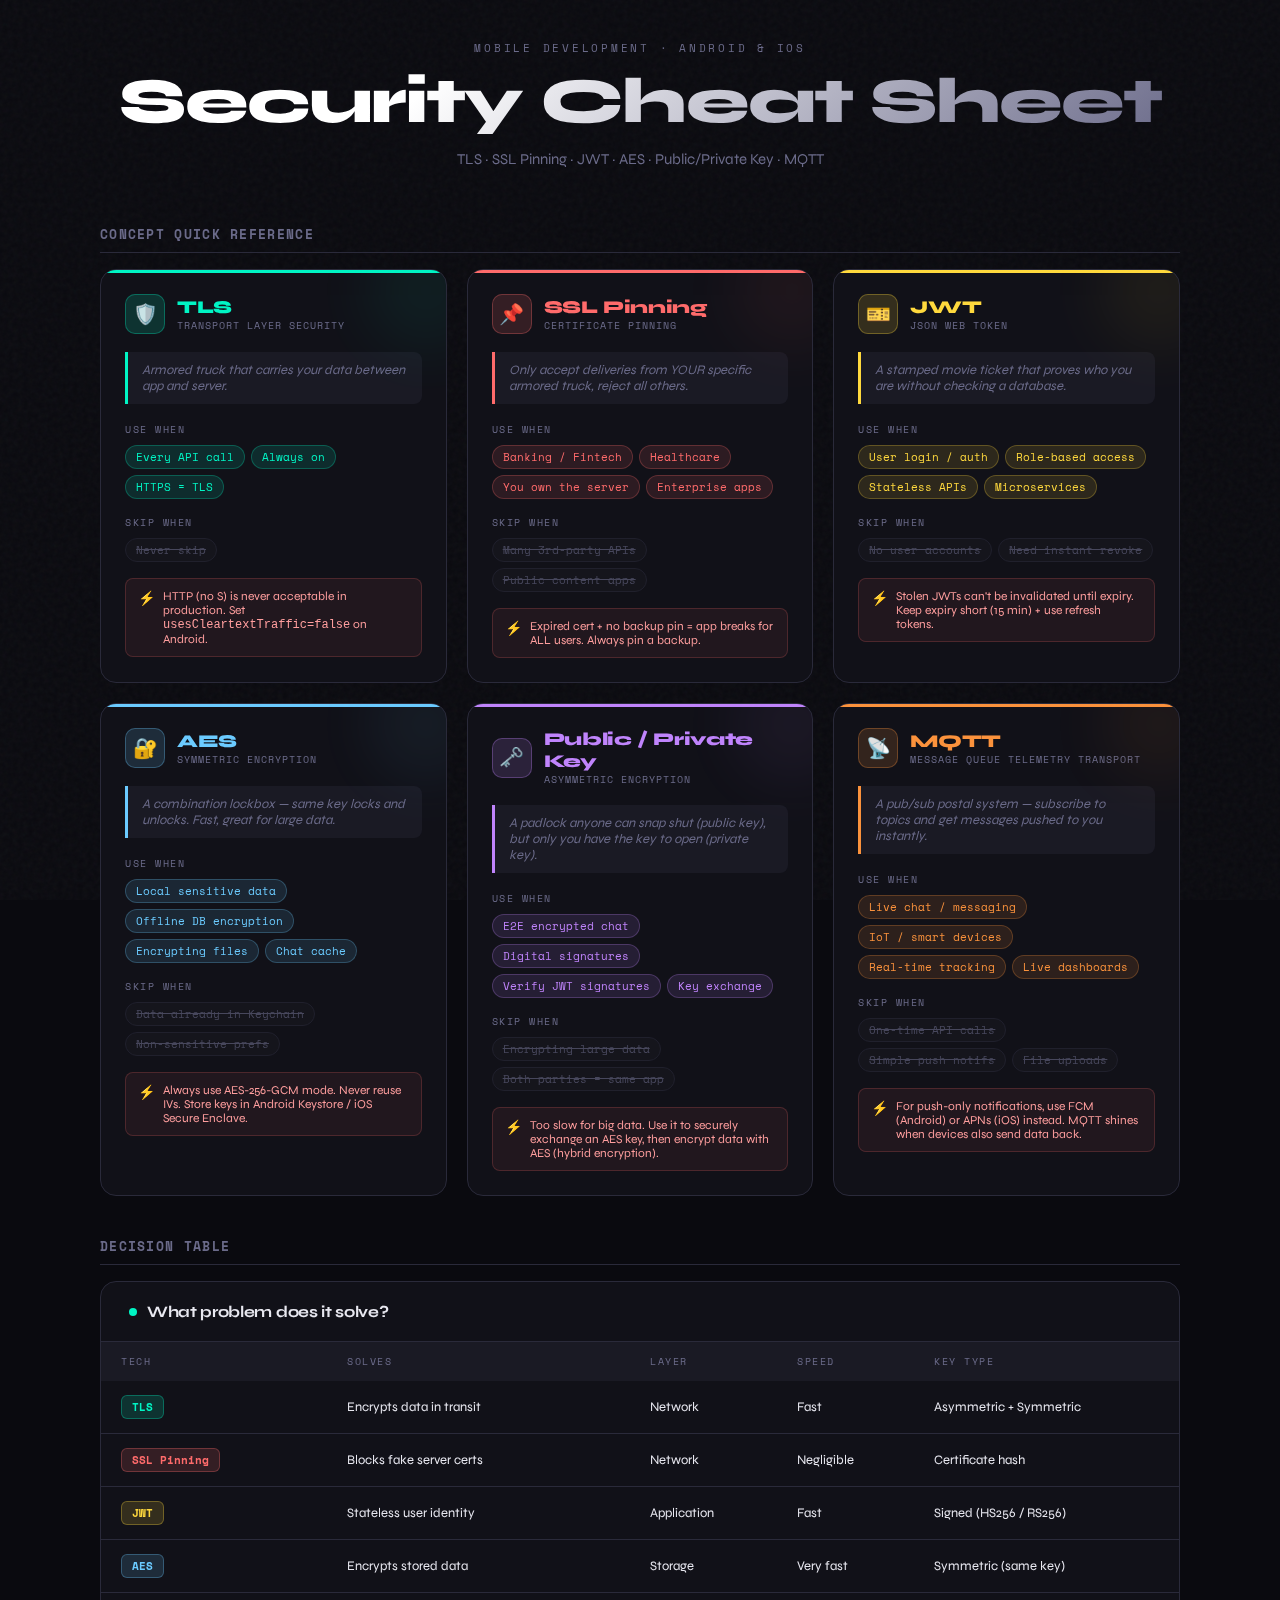
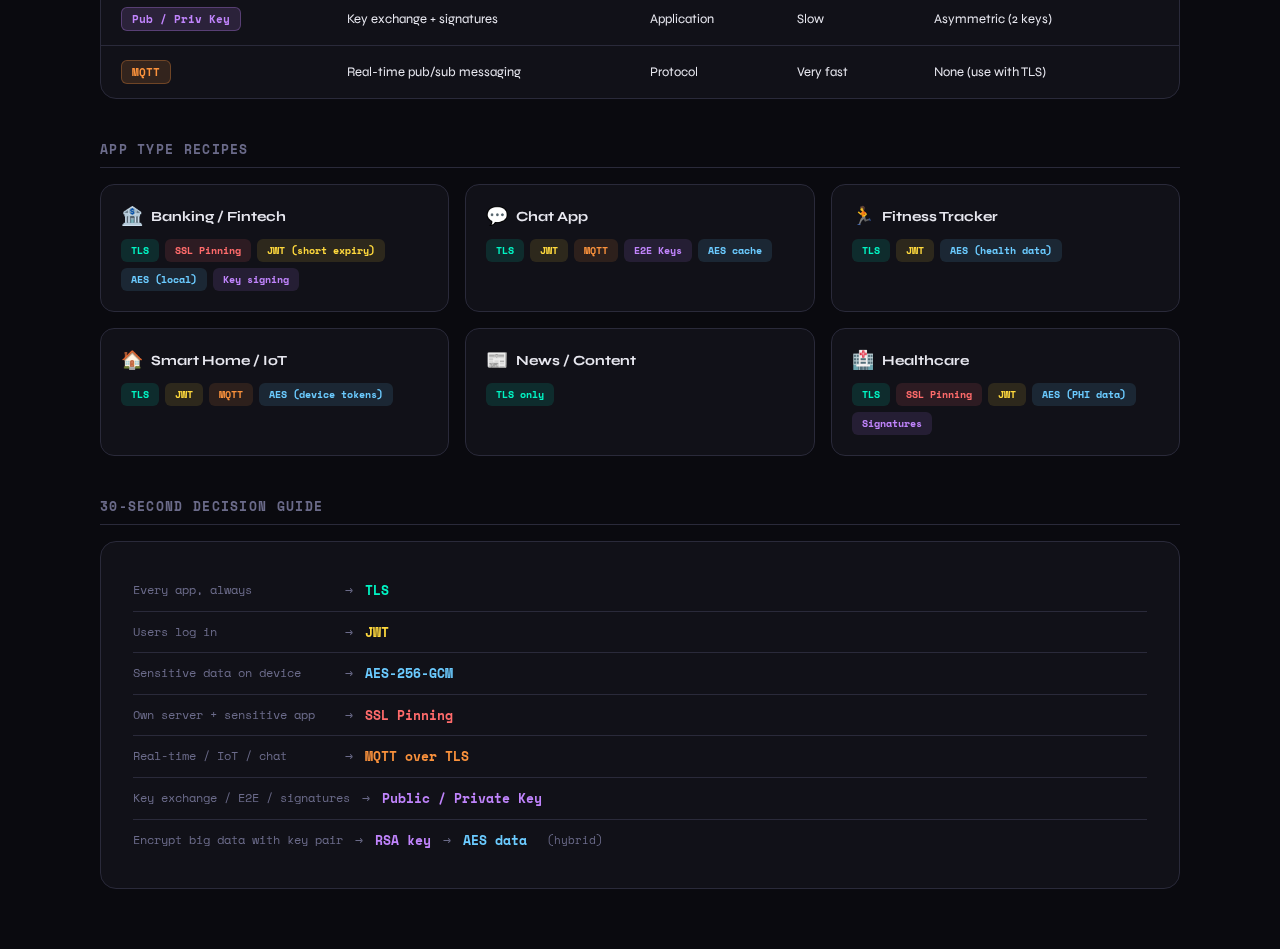
<file: pages/mobile-security.html>
<!DOCTYPE html>
<html lang="en">
<head>
<meta charset="UTF-8">
<meta name="viewport" content="width=device-width, initial-scale=1.0">
<title>Mobile Security Cheat Sheet</title>
<link href="https://fonts.googleapis.com/css2?family=Space+Mono:wght@400;700&family=Syne:wght@400;600;700;800&display=swap" rel="stylesheet">
<style>
  :root {
    --bg: #0a0a0f;
    --surface: #111118;
    --surface2: #1a1a24;
    --border: #2a2a3a;
    --text: #e8e8f0;
    --muted: #6b6b8a;

    --tls:    #00f5c4;
    --pin:    #ff6b6b;
    --jwt:    #ffd93d;
    --aes:    #6bcbff;
    --rsa:    #c084fc;
    --mqtt:   #fb923c;
  }

  * { box-sizing: border-box; margin: 0; padding: 0; }

  body {
    background: var(--bg);
    color: var(--text);
    font-family: 'Syne', sans-serif;
    min-height: 100vh;
    padding: 40px 24px 60px;
    overflow-x: hidden;
  }

  /* ── noise overlay ── */
  body::before {
    content: '';
    position: fixed; inset: 0;
    background-image: url("data:image/svg+xml,%3Csvg viewBox='0 0 200 200' xmlns='http://www.w3.org/2000/svg'%3E%3Cfilter id='n'%3E%3CfeTurbulence type='fractalNoise' baseFrequency='0.9' numOctaves='4' stitchTiles='stitch'/%3E%3C/filter%3E%3Crect width='100%25' height='100%25' filter='url(%23n)' opacity='0.04'/%3E%3C/svg%3E");
    pointer-events: none; z-index: 0;
  }

  .wrap { max-width: 1080px; margin: 0 auto; position: relative; z-index: 1; }

  /* ── HEADER ── */
  header { text-align: center; margin-bottom: 56px; }

  .kicker {
    font-family: 'Space Mono', monospace;
    font-size: 11px;
    letter-spacing: 0.25em;
    color: var(--muted);
    text-transform: uppercase;
    margin-bottom: 14px;
  }

  h1 {
    font-size: clamp(36px, 6vw, 64px);
    font-weight: 800;
    line-height: 1;
    letter-spacing: -0.03em;
    background: linear-gradient(135deg, #fff 30%, #6b6b8a 100%);
    -webkit-background-clip: text;
    -webkit-text-fill-color: transparent;
    background-clip: text;
    margin-bottom: 16px;
  }

  .subtitle {
    font-size: 15px;
    color: var(--muted);
    font-weight: 400;
  }

  /* ── GRID ── */
  .grid {
    display: grid;
    grid-template-columns: repeat(auto-fill, minmax(300px, 1fr));
    gap: 20px;
    margin-bottom: 32px;
  }

  /* ── CARD ── */
  .card {
    background: var(--surface);
    border: 1px solid var(--border);
    border-radius: 16px;
    padding: 24px;
    position: relative;
    overflow: hidden;
    transition: transform 0.2s, border-color 0.2s;
    animation: fadeUp 0.5s ease both;
  }

  .card:hover {
    transform: translateY(-3px);
    border-color: var(--accent);
  }

  .card::before {
    content: '';
    position: absolute;
    top: 0; left: 0; right: 0;
    height: 3px;
    background: var(--accent);
    border-radius: 16px 16px 0 0;
  }

  /* glow blob */
  .card::after {
    content: '';
    position: absolute;
    top: -40px; right: -40px;
    width: 120px; height: 120px;
    background: var(--accent);
    border-radius: 50%;
    opacity: 0.06;
    filter: blur(30px);
    pointer-events: none;
  }

  .card[data-c="tls"]  { --accent: var(--tls);  }
  .card[data-c="pin"]  { --accent: var(--pin);  }
  .card[data-c="jwt"]  { --accent: var(--jwt);  }
  .card[data-c="aes"]  { --accent: var(--aes);  }
  .card[data-c="rsa"]  { --accent: var(--rsa);  }
  .card[data-c="mqtt"] { --accent: var(--mqtt); }

  .card-head {
    display: flex;
    align-items: center;
    gap: 12px;
    margin-bottom: 18px;
  }

  .icon {
    width: 40px; height: 40px;
    border-radius: 10px;
    background: color-mix(in srgb, var(--accent) 15%, transparent);
    display: flex; align-items: center; justify-content: center;
    font-size: 20px;
    flex-shrink: 0;
    border: 1px solid color-mix(in srgb, var(--accent) 30%, transparent);
  }

  .card-title {
    font-size: 18px;
    font-weight: 800;
    letter-spacing: -0.02em;
    color: var(--accent);
  }

  .card-sub {
    font-family: 'Space Mono', monospace;
    font-size: 10px;
    color: var(--muted);
    letter-spacing: 0.1em;
    text-transform: uppercase;
  }

  .analogy {
    background: var(--surface2);
    border-left: 3px solid var(--accent);
    border-radius: 0 8px 8px 0;
    padding: 10px 14px;
    font-size: 13px;
    color: var(--muted);
    margin-bottom: 18px;
    font-style: italic;
  }

  .section-label {
    font-family: 'Space Mono', monospace;
    font-size: 10px;
    letter-spacing: 0.15em;
    text-transform: uppercase;
    color: var(--muted);
    margin-bottom: 8px;
  }

  .tags {
    display: flex;
    flex-wrap: wrap;
    gap: 6px;
    margin-bottom: 16px;
  }

  .tag {
    font-family: 'Space Mono', monospace;
    font-size: 11px;
    padding: 3px 10px;
    border-radius: 99px;
    background: color-mix(in srgb, var(--accent) 12%, transparent);
    color: var(--accent);
    border: 1px solid color-mix(in srgb, var(--accent) 25%, transparent);
  }

  .tag.no {
    background: rgba(255,255,255,0.03);
    color: var(--muted);
    border-color: var(--border);
    text-decoration: line-through;
    opacity: 0.6;
  }

  .warn {
    display: flex;
    gap: 8px;
    align-items: flex-start;
    background: rgba(255, 107, 107, 0.07);
    border: 1px solid rgba(255,107,107,0.2);
    border-radius: 8px;
    padding: 10px 12px;
    font-size: 12px;
    color: #ff9e9e;
    margin-top: 14px;
  }

  .warn-icon { flex-shrink: 0; font-size: 14px; margin-top: 1px; }

  /* ── QUICK REF (bottom table) ── */
  .quick-ref {
    background: var(--surface);
    border: 1px solid var(--border);
    border-radius: 16px;
    overflow: hidden;
    margin-bottom: 32px;
  }

  .quick-ref-head {
    padding: 20px 28px;
    border-bottom: 1px solid var(--border);
    display: flex; align-items: center; gap: 10px;
  }

  .quick-ref-head h2 {
    font-size: 16px;
    font-weight: 700;
    letter-spacing: -0.02em;
  }

  .dot {
    width: 8px; height: 8px;
    border-radius: 50%;
    background: var(--tls);
    animation: pulse 2s infinite;
  }

  table { width: 100%; border-collapse: collapse; }

  thead tr {
    background: var(--surface2);
  }

  th {
    font-family: 'Space Mono', monospace;
    font-size: 10px;
    letter-spacing: 0.15em;
    text-transform: uppercase;
    color: var(--muted);
    padding: 12px 20px;
    text-align: left;
    font-weight: 400;
  }

  td {
    padding: 14px 20px;
    font-size: 13px;
    border-bottom: 1px solid var(--border);
    vertical-align: middle;
  }

  tr:last-child td { border-bottom: none; }

  tr:hover td { background: rgba(255,255,255,0.02); }

  .pill {
    display: inline-block;
    font-family: 'Space Mono', monospace;
    font-size: 11px;
    font-weight: 700;
    padding: 3px 10px;
    border-radius: 6px;
    background: color-mix(in srgb, var(--c) 15%, transparent);
    color: var(--c);
    border: 1px solid color-mix(in srgb, var(--c) 30%, transparent);
  }

  /* ── COMBO SECTION ── */
  .combos {
    display: grid;
    grid-template-columns: repeat(auto-fill, minmax(280px, 1fr));
    gap: 16px;
    margin-bottom: 32px;
  }

  .combo {
    background: var(--surface);
    border: 1px solid var(--border);
    border-radius: 14px;
    padding: 20px;
    animation: fadeUp 0.5s ease both;
  }

  .combo-name {
    font-size: 14px;
    font-weight: 700;
    margin-bottom: 12px;
    display: flex; align-items: center; gap: 8px;
  }

  .combo-name span { font-size: 18px; }

  .combo-chips {
    display: flex;
    flex-wrap: wrap;
    gap: 6px;
  }

  .chip {
    font-family: 'Space Mono', monospace;
    font-size: 10px;
    padding: 4px 10px;
    border-radius: 6px;
    font-weight: 700;
  }

  /* ── 30-SEC BOX ── */
  .quick-box {
    background: var(--surface);
    border: 1px solid var(--border);
    border-radius: 16px;
    padding: 28px 32px;
    font-family: 'Space Mono', monospace;
    font-size: 13px;
    line-height: 2.2;
  }

  .quick-box h2 {
    font-family: 'Syne', sans-serif;
    font-size: 16px;
    font-weight: 700;
    margin-bottom: 16px;
    letter-spacing: -0.02em;
  }

  .ql {
    display: flex;
    align-items: center;
    gap: 12px;
    padding: 6px 0;
    border-bottom: 1px solid var(--border);
  }

  .ql:last-child { border-bottom: none; }

  .ql-key {
    color: var(--muted);
    min-width: 200px;
    font-size: 12px;
  }

  .arrow { color: var(--muted); }

  .ql-val { color: var(--text); font-weight: 700; }

  /* ── SECTION TITLE ── */
  .sec-title {
    font-size: 13px;
    font-weight: 700;
    font-family: 'Space Mono', monospace;
    letter-spacing: 0.1em;
    text-transform: uppercase;
    color: var(--muted);
    margin-bottom: 16px;
    padding-bottom: 8px;
    border-bottom: 1px solid var(--border);
  }

  @keyframes fadeUp {
    from { opacity: 0; transform: translateY(16px); }
    to   { opacity: 1; transform: translateY(0); }
  }

  @keyframes pulse {
    0%, 100% { opacity: 1; }
    50% { opacity: 0.3; }
  }

  .card:nth-child(2) { animation-delay: 0.05s; }
  .card:nth-child(3) { animation-delay: 0.10s; }
  .card:nth-child(4) { animation-delay: 0.15s; }
  .card:nth-child(5) { animation-delay: 0.20s; }
  .card:nth-child(6) { animation-delay: 0.25s; }

  .combo:nth-child(2) { animation-delay: 0.05s; }
  .combo:nth-child(3) { animation-delay: 0.10s; }
  .combo:nth-child(4) { animation-delay: 0.15s; }
  .combo:nth-child(5) { animation-delay: 0.20s; }
</style>
</head>
<body>
<div class="wrap">

  <!-- HEADER -->
  <header>
    <p class="kicker">Mobile Development · Android & iOS</p>
    <h1>Security Cheat Sheet</h1>
    <p class="subtitle">TLS · SSL Pinning · JWT · AES · Public/Private Key · MQTT</p>
  </header>

  <!-- CARDS -->
  <p class="sec-title">Concept Quick Reference</p>
  <div class="grid">

    <!-- TLS -->
    <div class="card" data-c="tls">
      <div class="card-head">
        <div class="icon">🛡️</div>
        <div>
          <div class="card-title">TLS</div>
          <div class="card-sub">Transport Layer Security</div>
        </div>
      </div>
      <div class="analogy">Armored truck that carries your data between app and server.</div>
      <div class="section-label">Use when</div>
      <div class="tags">
        <span class="tag">Every API call</span>
        <span class="tag">Always on</span>
        <span class="tag">HTTPS = TLS</span>
      </div>
      <div class="section-label">Skip when</div>
      <div class="tags">
        <span class="tag no">Never skip</span>
      </div>
      <div class="warn">
        <span class="warn-icon">⚡</span>
        <span>HTTP (no S) is never acceptable in production. Set <code>usesCleartextTraffic=false</code> on Android.</span>
      </div>
    </div>

    <!-- SSL PINNING -->
    <div class="card" data-c="pin">
      <div class="card-head">
        <div class="icon">📌</div>
        <div>
          <div class="card-title">SSL Pinning</div>
          <div class="card-sub">Certificate Pinning</div>
        </div>
      </div>
      <div class="analogy">Only accept deliveries from YOUR specific armored truck, reject all others.</div>
      <div class="section-label">Use when</div>
      <div class="tags">
        <span class="tag">Banking / Fintech</span>
        <span class="tag">Healthcare</span>
        <span class="tag">You own the server</span>
        <span class="tag">Enterprise apps</span>
      </div>
      <div class="section-label">Skip when</div>
      <div class="tags">
        <span class="tag no">Many 3rd-party APIs</span>
        <span class="tag no">Public content apps</span>
      </div>
      <div class="warn">
        <span class="warn-icon">⚡</span>
        <span>Expired cert + no backup pin = app breaks for ALL users. Always pin a backup.</span>
      </div>
    </div>

    <!-- JWT -->
    <div class="card" data-c="jwt">
      <div class="card-head">
        <div class="icon">🎫</div>
        <div>
          <div class="card-title">JWT</div>
          <div class="card-sub">JSON Web Token</div>
        </div>
      </div>
      <div class="analogy">A stamped movie ticket that proves who you are without checking a database.</div>
      <div class="section-label">Use when</div>
      <div class="tags">
        <span class="tag">User login / auth</span>
        <span class="tag">Role-based access</span>
        <span class="tag">Stateless APIs</span>
        <span class="tag">Microservices</span>
      </div>
      <div class="section-label">Skip when</div>
      <div class="tags">
        <span class="tag no">No user accounts</span>
        <span class="tag no">Need instant revoke</span>
      </div>
      <div class="warn">
        <span class="warn-icon">⚡</span>
        <span>Stolen JWTs can't be invalidated until expiry. Keep expiry short (15 min) + use refresh tokens.</span>
      </div>
    </div>

    <!-- AES -->
    <div class="card" data-c="aes">
      <div class="card-head">
        <div class="icon">🔐</div>
        <div>
          <div class="card-title">AES</div>
          <div class="card-sub">Symmetric Encryption</div>
        </div>
      </div>
      <div class="analogy">A combination lockbox — same key locks and unlocks. Fast, great for large data.</div>
      <div class="section-label">Use when</div>
      <div class="tags">
        <span class="tag">Local sensitive data</span>
        <span class="tag">Offline DB encryption</span>
        <span class="tag">Encrypting files</span>
        <span class="tag">Chat cache</span>
      </div>
      <div class="section-label">Skip when</div>
      <div class="tags">
        <span class="tag no">Data already in Keychain</span>
        <span class="tag no">Non-sensitive prefs</span>
      </div>
      <div class="warn">
        <span class="warn-icon">⚡</span>
        <span>Always use AES-256-GCM mode. Never reuse IVs. Store keys in Android Keystore / iOS Secure Enclave.</span>
      </div>
    </div>

    <!-- PUBLIC / PRIVATE KEY -->
    <div class="card" data-c="rsa">
      <div class="card-head">
        <div class="icon">🗝️</div>
        <div>
          <div class="card-title">Public / Private Key</div>
          <div class="card-sub">Asymmetric Encryption</div>
        </div>
      </div>
      <div class="analogy">A padlock anyone can snap shut (public key), but only you have the key to open (private key).</div>
      <div class="section-label">Use when</div>
      <div class="tags">
        <span class="tag">E2E encrypted chat</span>
        <span class="tag">Digital signatures</span>
        <span class="tag">Verify JWT signatures</span>
        <span class="tag">Key exchange</span>
      </div>
      <div class="section-label">Skip when</div>
      <div class="tags">
        <span class="tag no">Encrypting large data</span>
        <span class="tag no">Both parties = same app</span>
      </div>
      <div class="warn">
        <span class="warn-icon">⚡</span>
        <span>Too slow for big data. Use it to securely exchange an AES key, then encrypt data with AES (hybrid encryption).</span>
      </div>
    </div>

    <!-- MQTT -->
    <div class="card" data-c="mqtt">
      <div class="card-head">
        <div class="icon">📡</div>
        <div>
          <div class="card-title">MQTT</div>
          <div class="card-sub">Message Queue Telemetry Transport</div>
        </div>
      </div>
      <div class="analogy">A pub/sub postal system — subscribe to topics and get messages pushed to you instantly.</div>
      <div class="section-label">Use when</div>
      <div class="tags">
        <span class="tag">Live chat / messaging</span>
        <span class="tag">IoT / smart devices</span>
        <span class="tag">Real-time tracking</span>
        <span class="tag">Live dashboards</span>
      </div>
      <div class="section-label">Skip when</div>
      <div class="tags">
        <span class="tag no">One-time API calls</span>
        <span class="tag no">Simple push notifs</span>
        <span class="tag no">File uploads</span>
      </div>
      <div class="warn">
        <span class="warn-icon">⚡</span>
        <span>For push-only notifications, use FCM (Android) or APNs (iOS) instead. MQTT shines when devices also send data back.</span>
      </div>
    </div>

  </div><!-- /grid -->

  <!-- QUICK REFERENCE TABLE -->
  <p class="sec-title" style="margin-top:40px">Decision Table</p>
  <div class="quick-ref">
    <div class="quick-ref-head">
      <div class="dot"></div>
      <h2>What problem does it solve?</h2>
    </div>
    <table>
      <thead>
        <tr>
          <th>Tech</th>
          <th>Solves</th>
          <th>Layer</th>
          <th>Speed</th>
          <th>Key type</th>
        </tr>
      </thead>
      <tbody>
        <tr>
          <td><span class="pill" style="--c: var(--tls)">TLS</span></td>
          <td>Encrypts data in transit</td>
          <td>Network</td>
          <td>Fast</td>
          <td>Asymmetric + Symmetric</td>
        </tr>
        <tr>
          <td><span class="pill" style="--c: var(--pin)">SSL Pinning</span></td>
          <td>Blocks fake server certs</td>
          <td>Network</td>
          <td>Negligible</td>
          <td>Certificate hash</td>
        </tr>
        <tr>
          <td><span class="pill" style="--c: var(--jwt)">JWT</span></td>
          <td>Stateless user identity</td>
          <td>Application</td>
          <td>Fast</td>
          <td>Signed (HS256 / RS256)</td>
        </tr>
        <tr>
          <td><span class="pill" style="--c: var(--aes)">AES</span></td>
          <td>Encrypts stored data</td>
          <td>Storage</td>
          <td>Very fast</td>
          <td>Symmetric (same key)</td>
        </tr>
        <tr>
          <td><span class="pill" style="--c: var(--rsa)">Pub / Priv Key</span></td>
          <td>Key exchange + signatures</td>
          <td>Application</td>
          <td>Slow</td>
          <td>Asymmetric (2 keys)</td>
        </tr>
        <tr>
          <td><span class="pill" style="--c: var(--mqtt)">MQTT</span></td>
          <td>Real-time pub/sub messaging</td>
          <td>Protocol</td>
          <td>Very fast</td>
          <td>None (use with TLS)</td>
        </tr>
      </tbody>
    </table>
  </div>

  <!-- COMBO RECIPES -->
  <p class="sec-title" style="margin-top:40px">App Type Recipes</p>
  <div class="combos">

    <div class="combo">
      <div class="combo-name"><span>🏦</span> Banking / Fintech</div>
      <div class="combo-chips">
        <span class="chip" style="background:rgba(0,245,196,0.12);color:var(--tls)">TLS</span>
        <span class="chip" style="background:rgba(255,107,107,0.12);color:var(--pin)">SSL Pinning</span>
        <span class="chip" style="background:rgba(255,217,61,0.12);color:var(--jwt)">JWT (short expiry)</span>
        <span class="chip" style="background:rgba(107,203,255,0.12);color:var(--aes)">AES (local)</span>
        <span class="chip" style="background:rgba(192,132,252,0.12);color:var(--rsa)">Key signing</span>
      </div>
    </div>

    <div class="combo">
      <div class="combo-name"><span>💬</span> Chat App</div>
      <div class="combo-chips">
        <span class="chip" style="background:rgba(0,245,196,0.12);color:var(--tls)">TLS</span>
        <span class="chip" style="background:rgba(255,217,61,0.12);color:var(--jwt)">JWT</span>
        <span class="chip" style="background:rgba(251,146,60,0.12);color:var(--mqtt)">MQTT</span>
        <span class="chip" style="background:rgba(192,132,252,0.12);color:var(--rsa)">E2E Keys</span>
        <span class="chip" style="background:rgba(107,203,255,0.12);color:var(--aes)">AES cache</span>
      </div>
    </div>

    <div class="combo">
      <div class="combo-name"><span>🏃</span> Fitness Tracker</div>
      <div class="combo-chips">
        <span class="chip" style="background:rgba(0,245,196,0.12);color:var(--tls)">TLS</span>
        <span class="chip" style="background:rgba(255,217,61,0.12);color:var(--jwt)">JWT</span>
        <span class="chip" style="background:rgba(107,203,255,0.12);color:var(--aes)">AES (health data)</span>
      </div>
    </div>

    <div class="combo">
      <div class="combo-name"><span>🏠</span> Smart Home / IoT</div>
      <div class="combo-chips">
        <span class="chip" style="background:rgba(0,245,196,0.12);color:var(--tls)">TLS</span>
        <span class="chip" style="background:rgba(255,217,61,0.12);color:var(--jwt)">JWT</span>
        <span class="chip" style="background:rgba(251,146,60,0.12);color:var(--mqtt)">MQTT</span>
        <span class="chip" style="background:rgba(107,203,255,0.12);color:var(--aes)">AES (device tokens)</span>
      </div>
    </div>

    <div class="combo">
      <div class="combo-name"><span>📰</span> News / Content</div>
      <div class="combo-chips">
        <span class="chip" style="background:rgba(0,245,196,0.12);color:var(--tls)">TLS only</span>
      </div>
    </div>

    <div class="combo">
      <div class="combo-name"><span>🏥</span> Healthcare</div>
      <div class="combo-chips">
        <span class="chip" style="background:rgba(0,245,196,0.12);color:var(--tls)">TLS</span>
        <span class="chip" style="background:rgba(255,107,107,0.12);color:var(--pin)">SSL Pinning</span>
        <span class="chip" style="background:rgba(255,217,61,0.12);color:var(--jwt)">JWT</span>
        <span class="chip" style="background:rgba(107,203,255,0.12);color:var(--aes)">AES (PHI data)</span>
        <span class="chip" style="background:rgba(192,132,252,0.12);color:var(--rsa)">Signatures</span>
      </div>
    </div>

  </div>

  <!-- 30 SECOND CHEAT -->
  <p class="sec-title" style="margin-top:40px">30-Second Decision Guide</p>
  <div class="quick-box">
    <div class="ql">
      <span class="ql-key">Every app, always</span>
      <span class="arrow">→</span>
      <span class="ql-val" style="color:var(--tls)">TLS</span>
    </div>
    <div class="ql">
      <span class="ql-key">Users log in</span>
      <span class="arrow">→</span>
      <span class="ql-val" style="color:var(--jwt)">JWT</span>
    </div>
    <div class="ql">
      <span class="ql-key">Sensitive data on device</span>
      <span class="arrow">→</span>
      <span class="ql-val" style="color:var(--aes)">AES-256-GCM</span>
    </div>
    <div class="ql">
      <span class="ql-key">Own server + sensitive app</span>
      <span class="arrow">→</span>
      <span class="ql-val" style="color:var(--pin)">SSL Pinning</span>
    </div>
    <div class="ql">
      <span class="ql-key">Real-time / IoT / chat</span>
      <span class="arrow">→</span>
      <span class="ql-val" style="color:var(--mqtt)">MQTT over TLS</span>
    </div>
    <div class="ql">
      <span class="ql-key">Key exchange / E2E / signatures</span>
      <span class="arrow">→</span>
      <span class="ql-val" style="color:var(--rsa)">Public / Private Key</span>
    </div>
    <div class="ql">
      <span class="ql-key">Encrypt big data with key pair</span>
      <span class="arrow">→</span>
      <span class="ql-val" style="color:var(--rsa)">RSA key</span>
      <span class="arrow">→</span>
      <span class="ql-val" style="color:var(--aes)">AES data</span>
      <span style="color:var(--muted);font-size:11px;margin-left:8px">(hybrid)</span>
    </div>
  </div>

</div><!-- /wrap -->
</body>
</html>
</file>
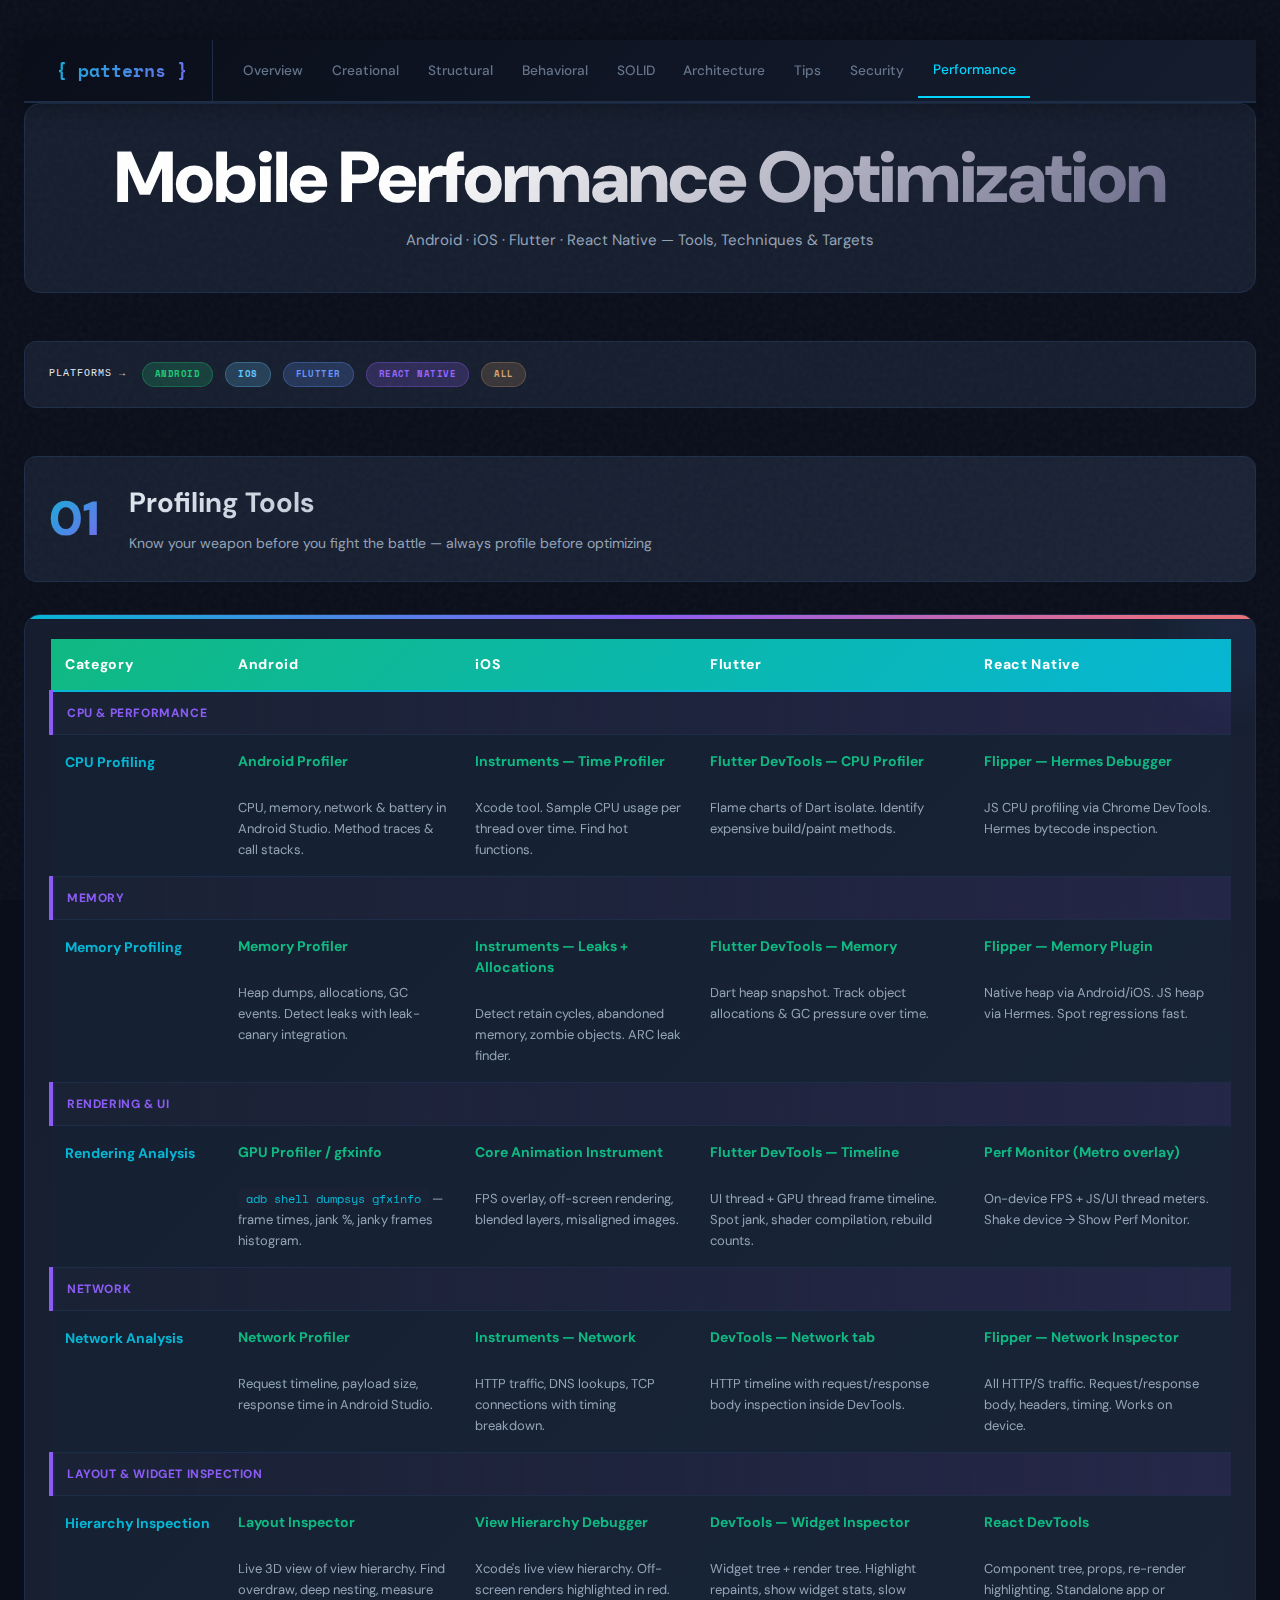
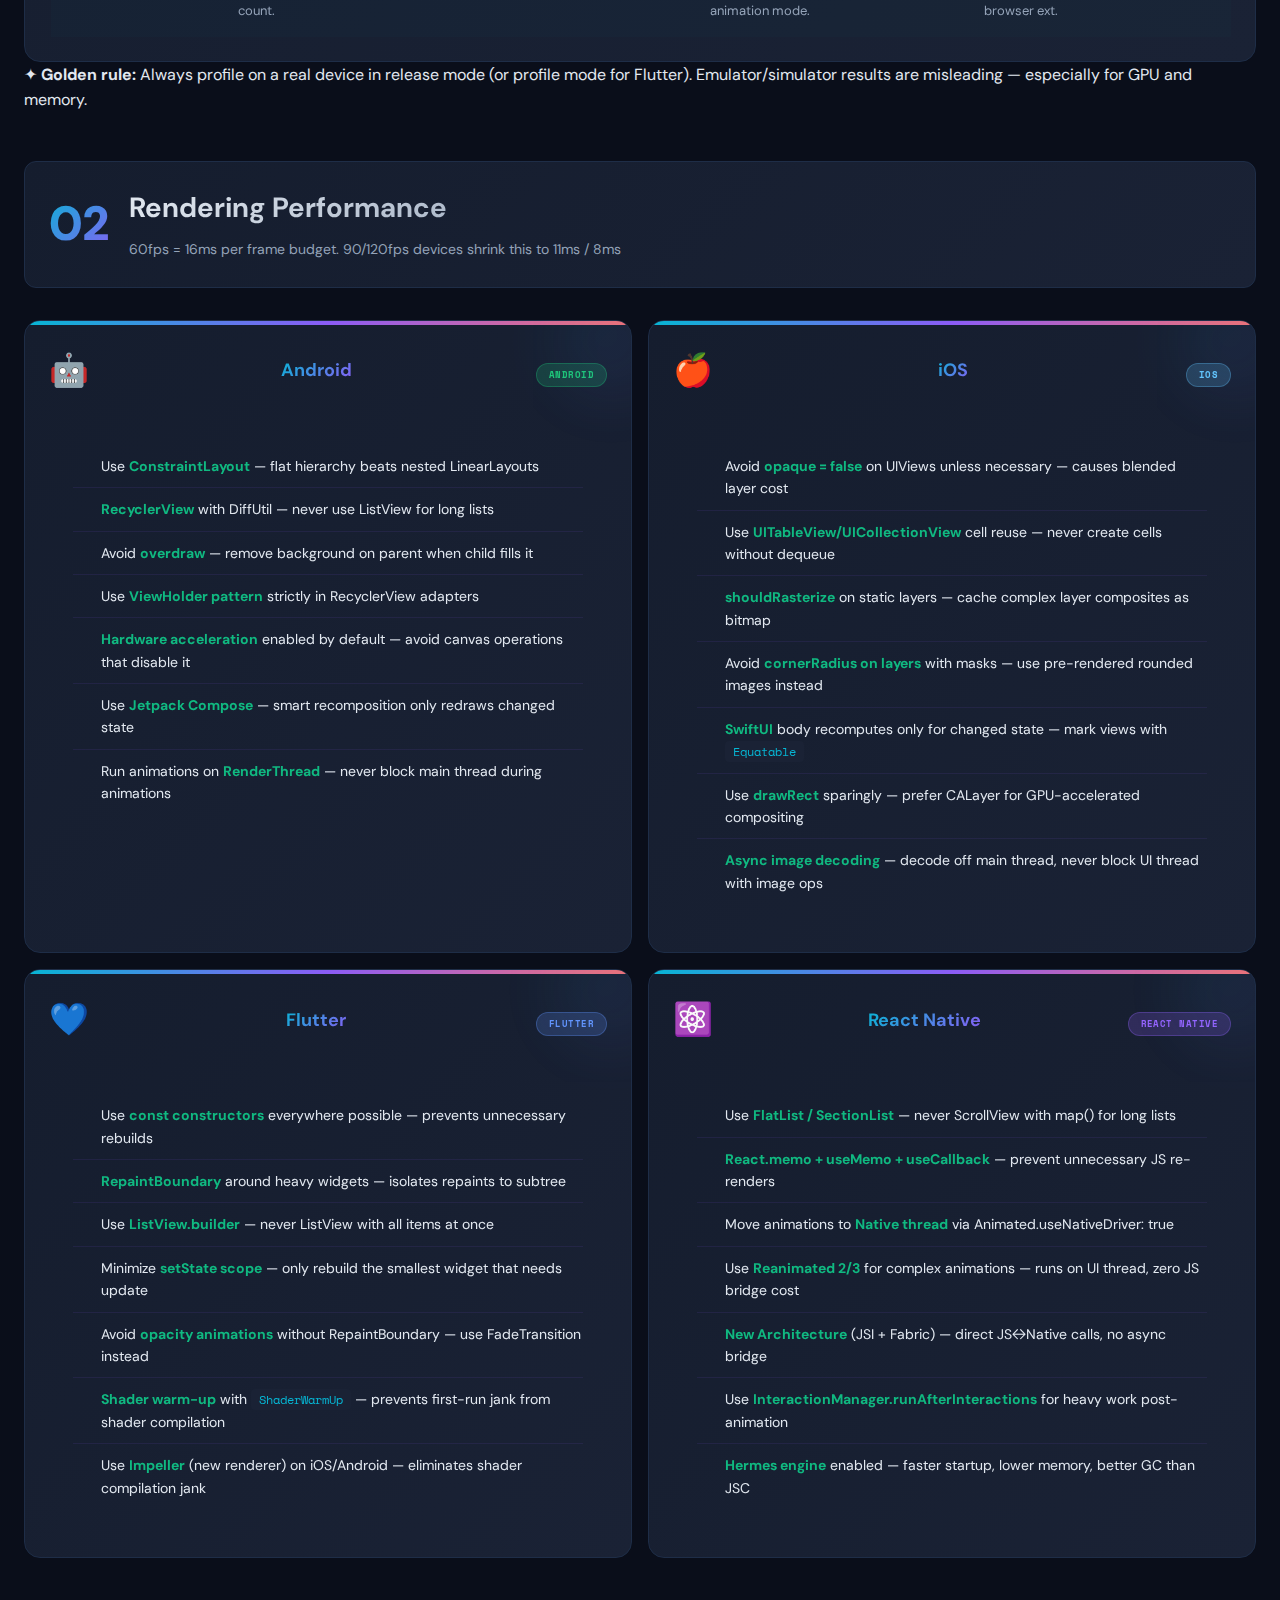
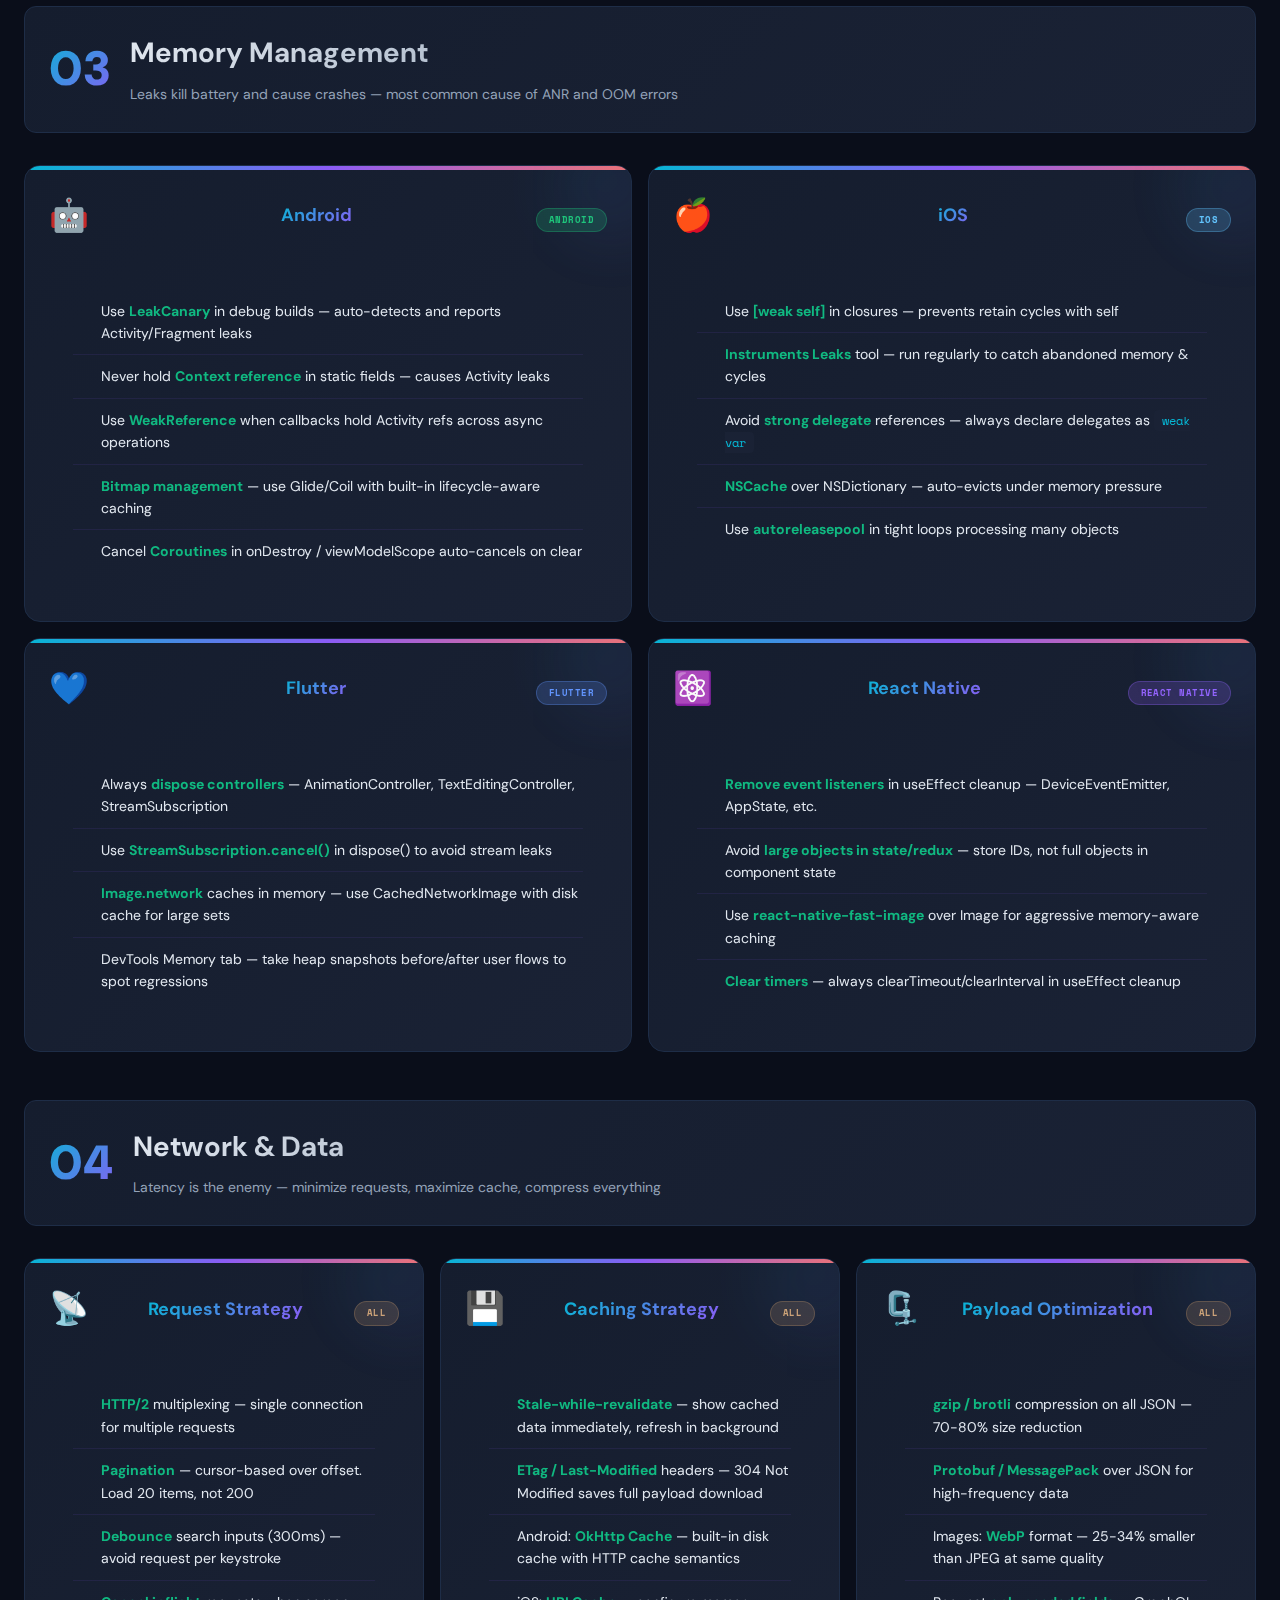
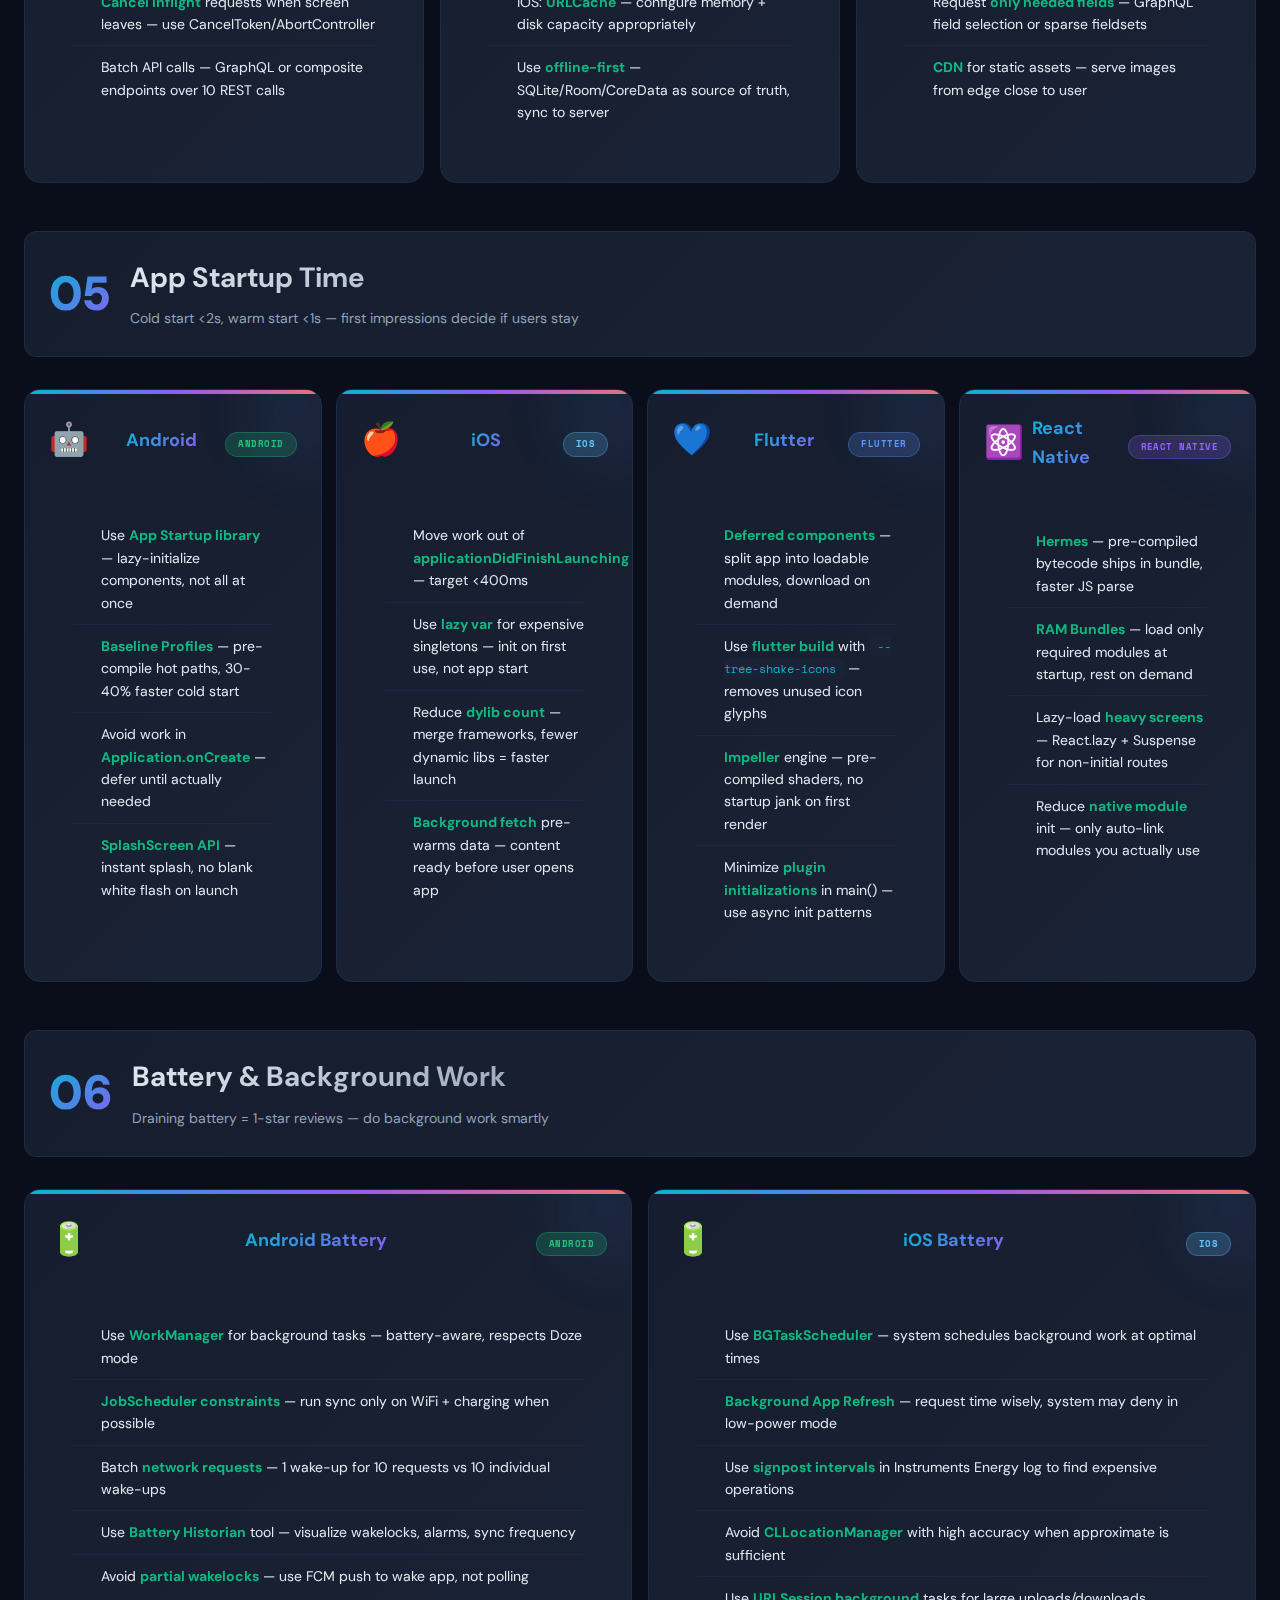
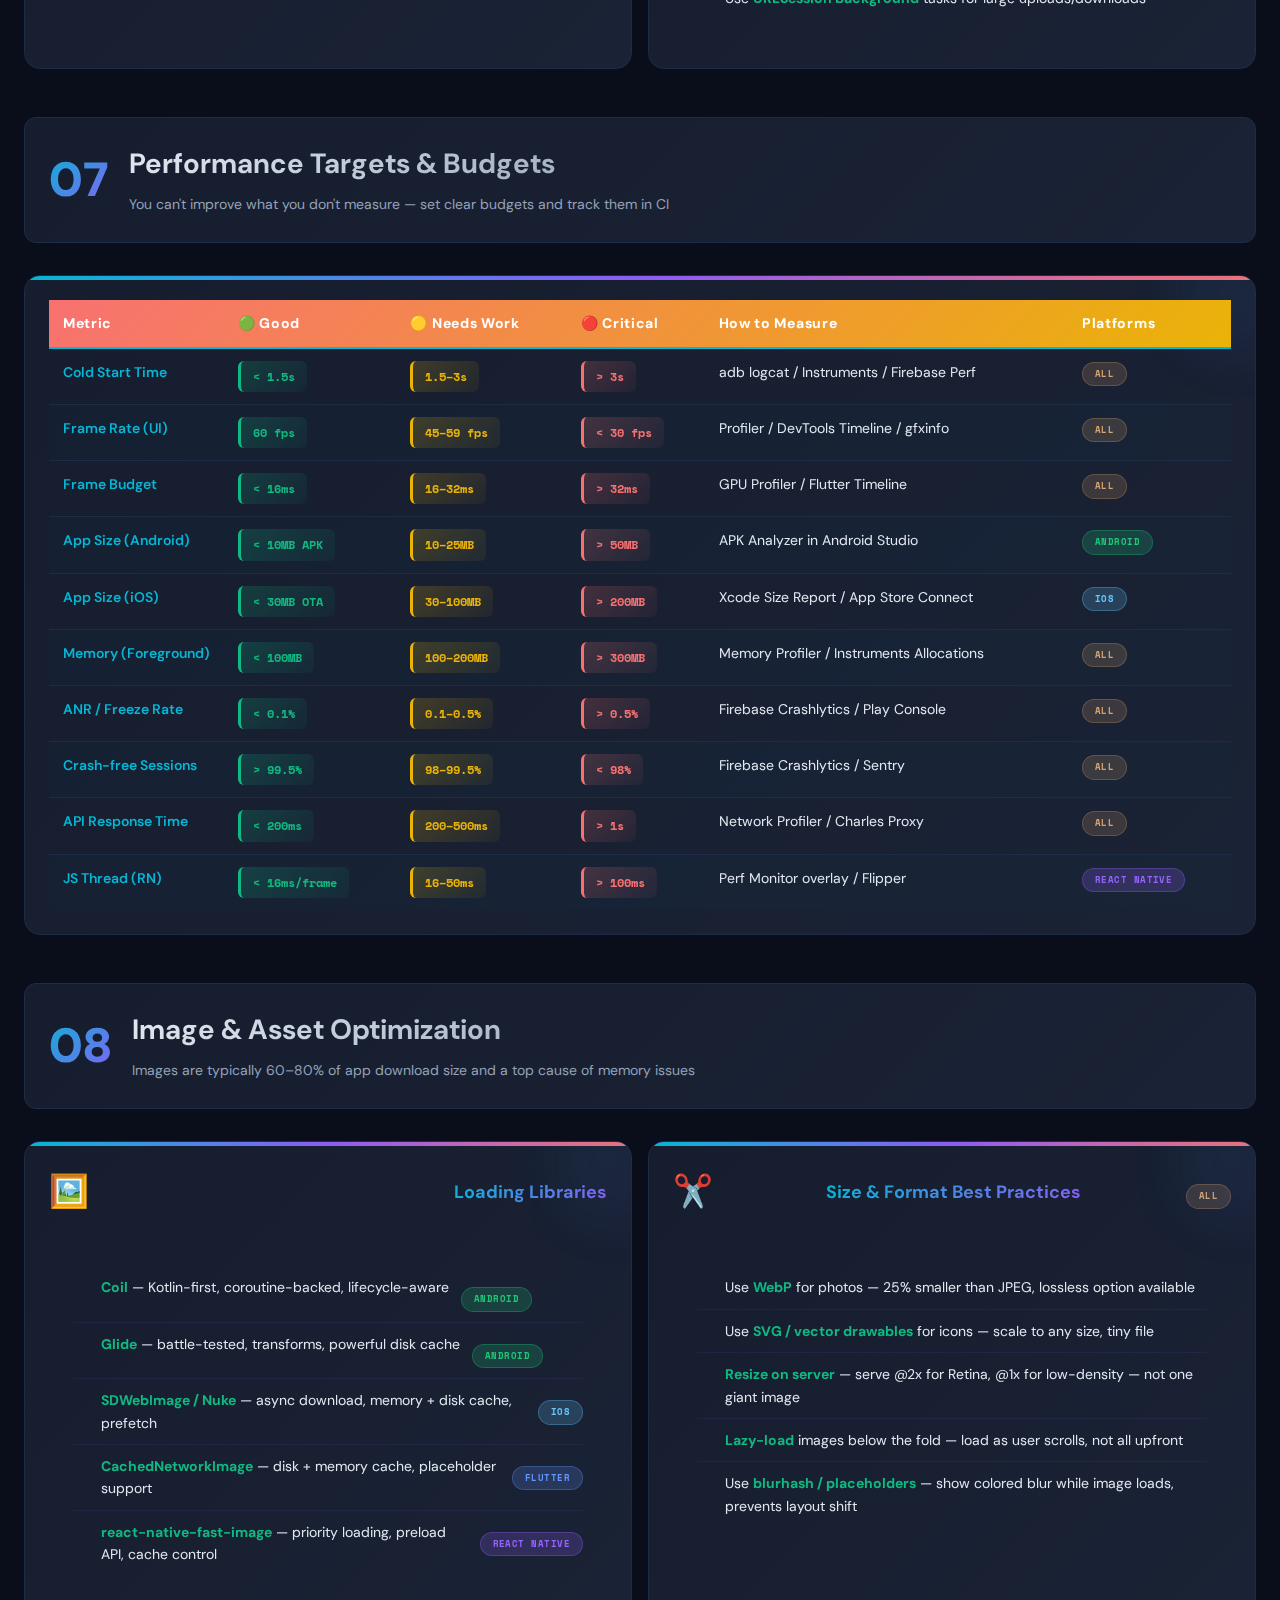
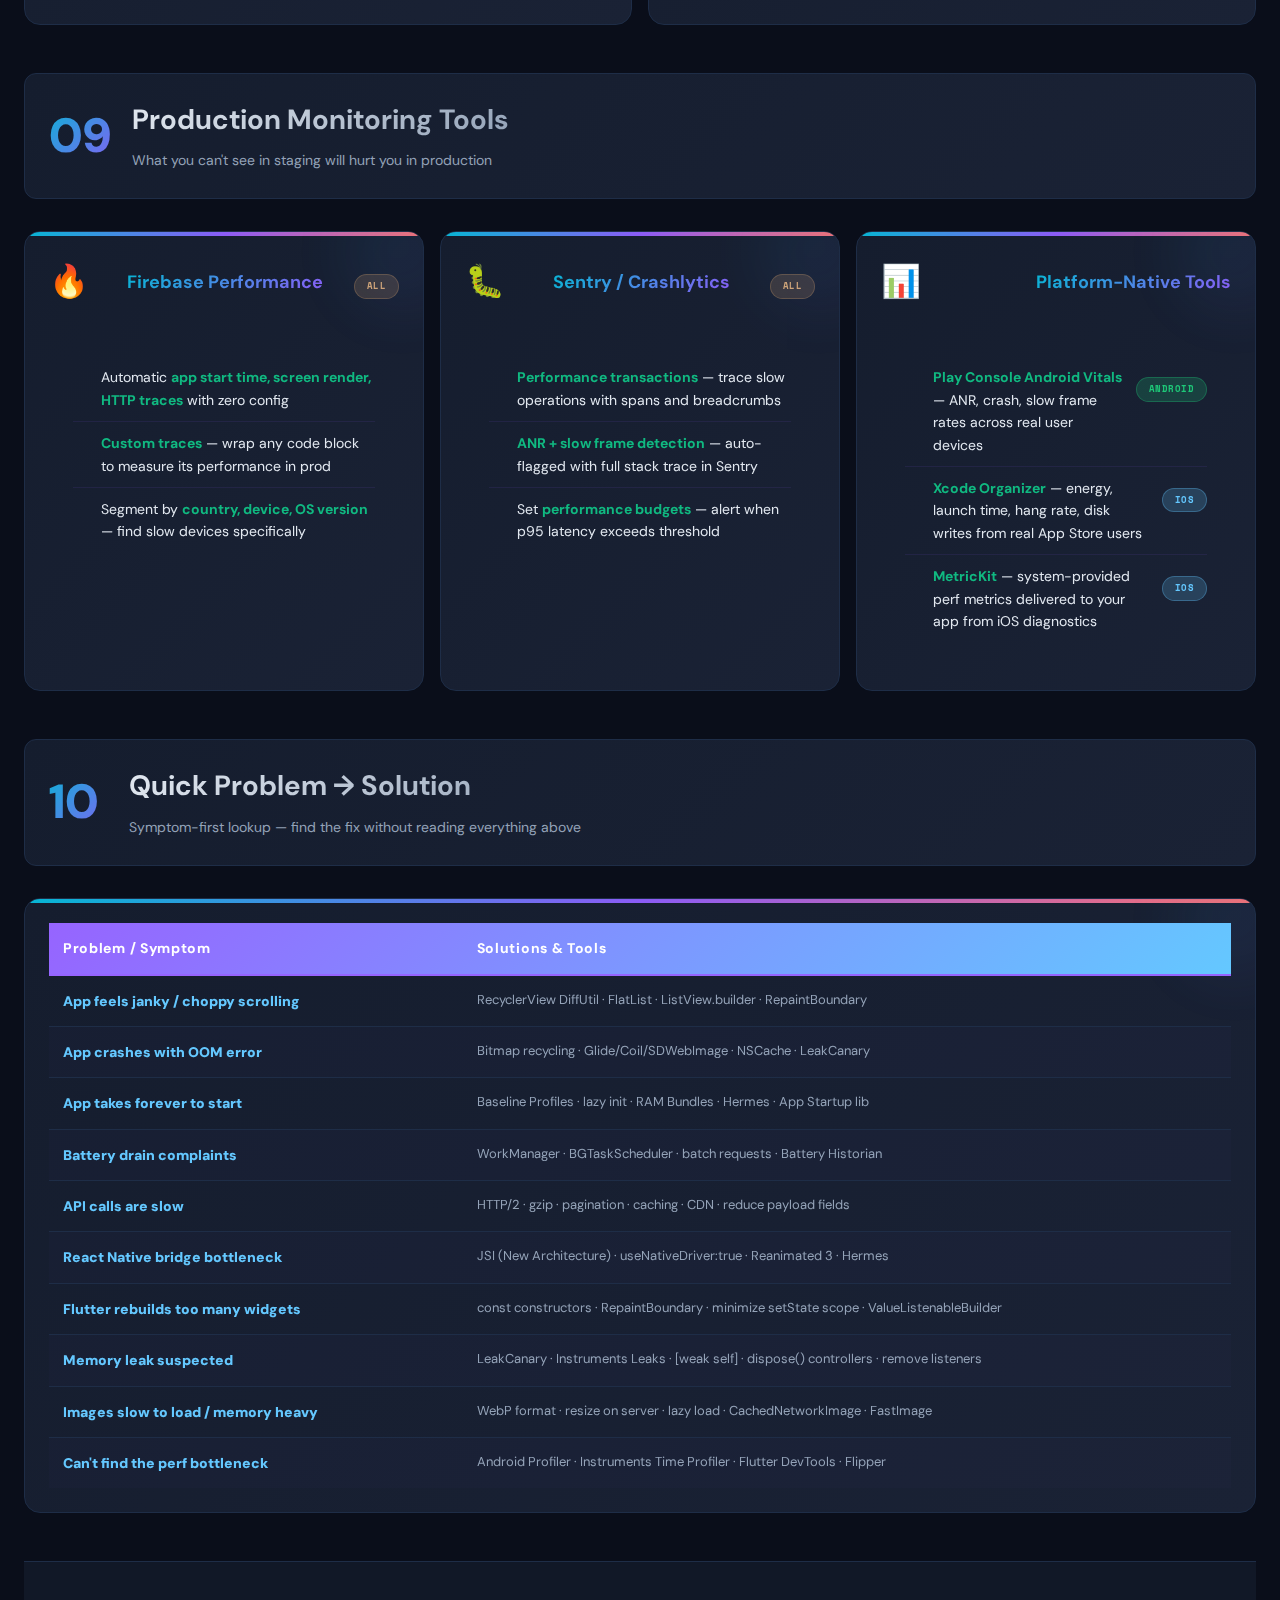
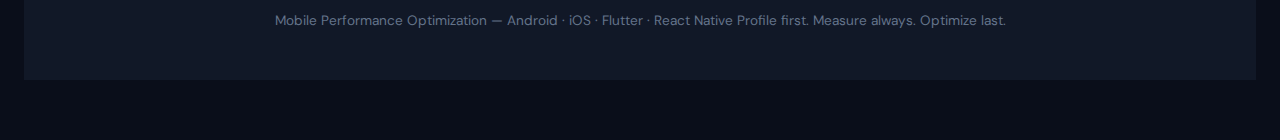
<file: pages/performance-optimization.html>
<!DOCTYPE html>
<html lang="en">
<head>
  <meta charset="UTF-8">
  <meta name="viewport" content="width=device-width, initial-scale=1.0">
  <title>Mobile Performance Optimization — Design Patterns</title>
  <link href="https://fonts.googleapis.com/css2?family=Space+Mono:wght@400;700&family=DM+Sans:ital,wght@0,300;0,400;0,600;0,700;1,400&display=swap" rel="stylesheet">
  <link rel="stylesheet" href="../css/styles.css">
  <style>
  :root {
    --bg: #0a0e1a;
    --surface: #151d2e;
    --surface2: #1a2235;
    --border: #1e2d47;
    --text: #e2e8f0;
    --muted: #94a3b8;

    --perf:    #06b6d4;
    --memory:  #8b5cf6;
    --battery: #eab308;
    --network: #10b981;
    --render:  #f87171;
  }

  * { box-sizing: border-box; margin: 0; padding: 0; }

  body {
    background: var(--bg);
    color: var(--text);
    font-family: 'DM Sans', sans-serif;
    min-height: 100vh;
    padding: 40px 24px 60px;
    overflow-x: hidden;
  }

  /* ── noise overlay ── */
  body::before {
    content: '';
    position: fixed; inset: 0;
    background-image: url("data:image/svg+xml,%3Csvg viewBox='0 0 200 200' xmlns='http://www.w3.org/2000/svg'%3E%3Cfilter id='n'%3E%3CfeTurbulence type='fractalNoise' baseFrequency='0.9' numOctaves='4' stitchTiles='stitch'/%3E%3C/filter%3E%3Crect width='100%25' height='100%25' filter='url(%23n)' opacity='0.04'/%3E%3C/svg%3E");
    pointer-events: none; z-index: 0;
  }

  .wrap { max-width: 1080px; margin: 0 auto; position: relative; z-index: 1; }

  /* ── HEADER ── */
  header { text-align: center; margin-bottom: 56px; }

  /* ── MASTHEAD ── */
  .masthead {
    display: flex;
    flex-direction: column;
    align-items: center;
    justify-content: center;
    text-align: center;
    margin-bottom: 48px;
    padding: 40px 32px;
    background: var(--surface);
    border: 1px solid var(--border);
    border-radius: 16px;
  }

  .masthead h1 {
    font-size: clamp(40px, 8vw, 72px);
    font-weight: 900;
    line-height: 0.95;
    letter-spacing: -0.03em;
    background: linear-gradient(135deg, #fff 30%, #6b6b8a 100%);
    -webkit-background-clip: text;
    -webkit-text-fill-color: transparent;
    background-clip: text;
    margin-bottom: 16px;
  }

  .masthead h1 em {
    display: inline;
    font-style: italic;
    font-weight: 900;
  }

  .masthead-sub {
    font-size: 15px;
    color: var(--muted);
    line-height: 1.6;
    margin: 0;
  }

  /* ── LEGEND ── */
  .legend {
    display: flex;
    align-items: center;
    gap: 12px;
    padding: 20px 24px;
    background: var(--surface);
    border: 1px solid var(--border);
    border-radius: 12px;
    margin-bottom: 48px;
    flex-wrap: wrap;
  }

  .legend-item {
    display: inline-flex;
  }

  .badge {
    display: inline-block;
    padding: 6px 12px;
    border-radius: 6px;
    font-size: 12px;
    font-weight: 600;
    font-family: 'Space Mono', monospace;
    letter-spacing: 0.05em;
    text-transform: uppercase;
  }

  .badge.and {
    background: rgba(30, 200, 120, 0.2);
    color: #1ec878;
    border: 1px solid rgba(30, 200, 120, 0.3);
  }

  .badge.ios {
    background: rgba(100, 200, 255, 0.2);
    color: #64c8ff;
    border: 1px solid rgba(100, 200, 255, 0.3);
  }

  .badge.flu {
    background: rgba(100, 150, 255, 0.2);
    color: #6496ff;
    border: 1px solid rgba(100, 150, 255, 0.3);
  }

  .badge.rn {
    background: rgba(150, 100, 255, 0.2);
    color: #9664ff;
    border: 1px solid rgba(150, 100, 255, 0.3);
  }

  .badge.all {
    background: rgba(200, 150, 100, 0.2);
    color: #d4a574;
    border: 1px solid rgba(200, 150, 100, 0.3);
  }

  /* ── GRID ── */
  .grid {
    display: grid;
    grid-template-columns: repeat(auto-fill, minmax(300px, 1fr));
    gap: 20px;
    margin-bottom: 32px;
  }

  /* ── CARD ── */
  .card {
    background: linear-gradient(135deg, var(--surface) 0%, var(--surface2) 100%);
    border: 1px solid var(--border);
    border-radius: 16px;
    padding: 24px;
    position: relative;
    overflow: hidden;
    transition: all 0.3s ease;
    animation: fadeUp 0.5s ease both;
  }

  .card:hover {
    transform: translateY(-5px);
    border-color: #06b6d4;
    box-shadow: 0 20px 40px rgba(6, 182, 212, 0.1);
  }

  .card::before {
    content: '';
    position: absolute;
    top: 0; left: 0; right: 0;
    height: 4px;
    background: linear-gradient(90deg, #06b6d4 0%, #8b5cf6 50%, #f87171 100%);
    border-radius: 16px 16px 0 0;
  }

  /* glow blob */
  .card::after {
    content: '';
    position: absolute;
    top: -40px; right: -40px;
    width: 120px; height: 120px;
    background: linear-gradient(135deg, #06b6d4, #8b5cf6);
    border-radius: 50%;
    opacity: 0.08;
    filter: blur(30px);
    pointer-events: none;
  }

  .card-head {
    margin-bottom: 16px;
    display: flex;
    align-items: center;
    justify-content: space-between;
  }

  .card-title {
    font-size: 18px;
    font-weight: 700;
    background: linear-gradient(135deg, #06b6d4 0%, #8b5cf6 100%);
    -webkit-background-clip: text;
    -webkit-text-fill-color: transparent;
    background-clip: text;
    margin-bottom: 8px;
    position: relative;
    z-index: 1;
  }

  .card-icon {
    font-size: 32px;
    margin-bottom: 12px;
    display: block;
  }

  .card-body {
    position: relative;
    z-index: 1;
  }

  .rule-item {
    display: flex;
    gap: 12px;
    padding: 10px 0;
    border-bottom: 1px solid rgba(139, 92, 246, 0.1);
  }

  .rule-item:last-child {
    border-bottom: none;
  }

  .rule-dot {
    color: #06b6d4;
    font-weight: bold;
    min-width: 16px;
    margin-top: 2px;
  }

  .rule-text {
    font-size: 14px;
    line-height: 1.6;
    color: var(--text);
  }

  .rule-text strong {
    color: #10b981;
    font-weight: 700;
  }

  .rule-badges {
    margin-top: 8px;
  }

  /* ── SECTION ── */
  .section {
    margin-bottom: 48px;
  }

  .section-header {
    display: flex;
    align-items: flex-start;
    gap: 20px;
    margin-bottom: 32px;
    padding: 24px;
    background: linear-gradient(135deg, var(--surface) 0%, var(--surface2) 100%);
    border: 1px solid var(--border);
    border-radius: 12px;
  }

  .section-num {
    font-size: 48px;
    font-weight: 900;
    background: linear-gradient(135deg, #06b6d4 0%, #8b5cf6 100%);
    -webkit-background-clip: text;
    -webkit-text-fill-color: transparent;
    background-clip: text;
    min-width: 60px;
  }

  .section-title {
    font-size: 28px;
    font-weight: 700;
    margin-bottom: 8px;
    background: linear-gradient(135deg, #e2e8f0 0%, #94a3b8 100%);
    -webkit-background-clip: text;
    -webkit-text-fill-color: transparent;
    background-clip: text;
  }

  .section-desc {
    font-size: 14px;
    color: var(--muted);
    line-height: 1.5;
  }

  /* ── COLUMNS ── */
  .cols2 { display: grid; grid-template-columns: 1fr 1fr; gap: 16px; }
  .cols3 { display: grid; grid-template-columns: 1fr 1fr 1fr; gap: 16px; }
  .cols4 { display: grid; grid-template-columns: repeat(4, 1fr); gap: 14px; }

  /* ── BADGE ── */
  .badge {
    display: inline-flex;
    align-items: center;
    justify-content: center;
    font-family: 'Space Mono', monospace;
    font-size: 9px;
    font-weight: 600;
    padding: 4px 12px;
    border-radius: 20px;
    letter-spacing: 0.05em;
    text-transform: uppercase;
    white-space: nowrap;
  }

  .badge.perf { background: rgba(6, 182, 212, 0.15); color: var(--perf); border: 1px solid rgba(6, 182, 212, 0.3); }
  .badge.memory { background: rgba(139, 92, 246, 0.15); color: var(--memory); border: 1px solid rgba(139, 92, 246, 0.3); }
  .badge.battery { background: rgba(235, 179, 8, 0.15); color: var(--battery); border: 1px solid rgba(235, 179, 8, 0.3); }
  .badge.network { background: rgba(16, 185, 129, 0.15); color: var(--network); border: 1px solid rgba(16, 185, 129, 0.3); }
  .badge.render { background: rgba(248, 113, 113, 0.15); color: var(--render); border: 1px solid rgba(248, 113, 113, 0.3); }

  /* ── METRIC ── */
  .metric {
    background: var(--surface2);
    border: 1px solid var(--border);
    border-radius: 8px;
    padding: 16px;
    margin-bottom: 12px;
  }

  .metric-label {
    font-size: 12px;
    color: var(--muted);
    margin-bottom: 4px;
    font-family: 'Space Mono', monospace;
  }

  .metric-value {
    font-size: 20px;
    font-weight: 700;
    color: var(--text);
  }

  /* ── LIST ── */
  ul {
    list-style: none;
    padding: 0;
  }

  li {
    padding: 8px 0 8px 24px;
    position: relative;
    color: var(--text);
    font-size: 14px;
    line-height: 1.6;
  }

  li::before {
    content: '▸';
    position: absolute;
    left: 0;
    color: var(--muted);
  }

  code {
    background: var(--surface2);
    color: var(--perf);
    padding: 2px 8px;
    border-radius: 4px;
    font-family: 'Space Mono', monospace;
    font-size: 12px;
  }

  /* ── TABLES ── */
  table {
    width: 100%;
    border-collapse: collapse;
    font-size: 14px;
  }

  table thead {
    background: linear-gradient(135deg, #06b6d4 0%, #8b5cf6 100%);
  }

  table th {
    padding: 14px;
    text-align: left;
    font-weight: 700;
    color: #fff;
    border-bottom: 2px solid #06b6d4;
    vertical-align: middle;
    letter-spacing: 0.05em;
  }

  table td {
    padding: 16px 14px;
    border-bottom: 1px solid var(--border);
    color: var(--text);
    vertical-align: top;
  }

  table tbody tr {
    transition: background 0.2s ease;
  }

  table tbody tr:hover {
    background: linear-gradient(90deg, var(--surface2) 0%, rgba(6, 182, 212, 0.05) 100%);
  }

  table tbody tr:nth-child(even) {
    background: rgba(6, 182, 212, 0.02);
  }

  table tbody tr:last-child td {
    border-bottom: none;
  }

  .tools-table thead {
    background: linear-gradient(135deg, #10b981 0%, #06b6d4 100%);
  }

  .tools-table .category-header {
    background: linear-gradient(90deg, var(--surface2) 0%, rgba(139, 92, 246, 0.1) 100%);
    border-left: 4px solid #8b5cf6;
  }

  .tools-table .category-header td {
    font-weight: 700;
    color: #8b5cf6;
    padding: 12px 14px;
    text-transform: uppercase;
    font-size: 12px;
    letter-spacing: 0.05em;
  }

  .tools-table .tool-title {
    font-weight: 700;
    width: 120px;
    white-space: nowrap;
    color: #06b6d4;
  }

  .tools-table td:not(.tool-title) {
    line-height: 1.5;
  }

  .tools-table strong {
    display: block;
    color: #10b981;
    font-weight: 700;
    margin-bottom: 4px;
  }

  .tools-table small {
    color: var(--muted);
    font-size: 13px;
  }

  .metric-table thead {
    background: linear-gradient(135deg, #f87171 0%, #eab308 100%);
  }

  .metric-table th,
  .metric-table td {
    padding: 12px 14px;
    text-align: left;
  }

  .metric-table td:first-child {
    font-weight: 600;
    width: 140px;
    white-space: nowrap;
    color: #06b6d4;
  }

  .metric-table .target {
    display: inline-block;
    padding: 6px 12px;
    border-radius: 6px;
    font-weight: 700;
    font-size: 12px;
    font-family: 'Space Mono', monospace;
  }

  .metric-table .target.green {
    background: linear-gradient(135deg, rgba(16, 185, 129, 0.2) 0%, rgba(16, 185, 129, 0.05) 100%);
    color: #10b981;
    border-left: 3px solid #10b981;
  }

  .metric-table .target.amber {
    background: linear-gradient(135deg, rgba(234, 179, 8, 0.2) 0%, rgba(234, 179, 8, 0.05) 100%);
    color: #eab308;
    border-left: 3px solid #eab308;
  }

  .metric-table .target.red {
    background: linear-gradient(135deg, rgba(248, 113, 113, 0.2) 0%, rgba(248, 113, 113, 0.05) 100%);
    color: #f87171;
    border-left: 3px solid #f87171;
  }

  .problem-solution-table thead {
    background: linear-gradient(135deg, #9664ff 0%, #64c8ff 100%);
  }

  .problem-solution-table th {
    padding: 14px;
    text-align: left;
    font-weight: 700;
    color: #fff;
    border-bottom: 2px solid #9664ff;
  }

  .problem-solution-table th:first-child {
    width: 35%;
  }

  .problem-solution-table th:last-child {
    width: 65%;
  }

  .problem-solution-table td {
    padding: 14px;
    border-bottom: 1px solid var(--border);
    vertical-align: top;
  }

  .problem-solution-table td:first-child {
    font-weight: 700;
    color: #64c8ff;
    width: 35%;
  }

  .problem-solution-table td:last-child {
    color: var(--muted);
    font-size: 13px;
    line-height: 1.6;
  }

  .problem-solution-table tbody tr:hover {
    background: linear-gradient(90deg, var(--surface2) 0%, rgba(150, 100, 255, 0.05) 100%);
  }

  .problem-solution-table tbody tr:nth-child(even) {
    background: rgba(150, 100, 255, 0.02);
  }

  .problem-solution-table tbody tr:last-child td {
    border-bottom: none;
  }

  /* ── NAVIGATION ── */
  nav {
    position: sticky;
    top: 0;
    z-index: 100;
    background: linear-gradient(135deg, var(--bg) 0%, var(--surface) 100%);
    border-bottom: 2px solid var(--border);
    backdrop-filter: blur(10px);
    box-shadow: 0 4px 20px rgba(0, 0, 0, 0.3);
  }

  .nav-container {
    max-width: 1080px;
    margin: 0 auto;
    padding: 0 24px;
    display: flex;
    align-items: center;
    justify-content: space-between;
    height: 70px;
  }

  .nav-logo {
    font-size: 18px;
    font-weight: 800;
    background: linear-gradient(135deg, #06b6d4 0%, #8b5cf6 100%);
    -webkit-background-clip: text;
    -webkit-text-fill-color: transparent;
    background-clip: text;
    text-decoration: none;
    transition: transform 0.2s ease;
  }

  .nav-logo:hover {
    transform: scale(1.05);
  }

  .nav-links {
    display: flex;
    gap: 8px;
    align-items: center;
    list-style: none;
    margin: 0;
    padding: 0;
  }

  .nav-link {
    padding: 8px 16px;
    border-radius: 8px;
    text-decoration: none;
    color: var(--text);
    font-weight: 600;
    font-size: 13px;
    letter-spacing: 0.05em;
    text-transform: uppercase;
    transition: all 0.2s ease;
    border: 1px solid transparent;
  }

  .nav-link:hover {
    background: rgba(6, 182, 212, 0.1);
    border-color: #06b6d4;
    color: #06b6d4;
  }

  .nav-link.active {
    background: linear-gradient(135deg, #06b6d4 0%, #8b5cf6 100%);
    color: #fff;
    border-color: #06b6d4;
  }

  /* ── ANIMATIONS ── */
  @keyframes fadeUp {
    from { opacity: 0; transform: translateY(20px); }
    to { opacity: 1; transform: translateY(0); }
  }

  @keyframes fadeIn {
    from { opacity: 0; }
    to { opacity: 1; }
  }

  .section {
    animation: fadeIn 0.5s ease both;
  }

  /* ── RESPONSIVE ── */
  @media (max-width: 768px) {
    .cols2, .cols3, .cols4 {
      grid-template-columns: 1fr;
    }

    body {
      padding: 24px 16px 40px;
    }

    .masthead {
      padding: 24px;
    }

    .legend {
      flex-direction: column;
      align-items: center;
    }

    .grid {
      grid-template-columns: 1fr;
    }
  }
</style>
</style>
</head>
<body>
<!-- NAV -->
<nav>
  <div class="nav-logo">{ patterns }</div>
  <a href="../index.html#overview" onclick="setActive(this)">Overview</a>
  <a href="../index.html#creational" onclick="setActive(this)">Creational</a>
  <a href="../index.html#structural" onclick="setActive(this)">Structural</a>
  <a href="../index.html#behavioral" onclick="setActive(this)">Behavioral</a>
  <a href="../index.html#solid" onclick="setActive(this)">SOLID</a>
  <a href="../index.html#architectural" onclick="setActive(this)">Architecture</a>
  <a href="../index.html#cheatsheet" onclick="setActive(this)">Tips</a>
  <a href="mobile-security.html">Security</a>
  <a href="performance-optimization.html" class="active">Performance</a>
</nav>

<div class="page">

  <!-- MASTHEAD -->
  <div class="masthead">
    <h1>Mobile Performance Optimization </h1>
    <p class="masthead-sub">Android · iOS · Flutter · React Native — Tools, Techniques & Targets</p>
  </div>

  <!-- LEGEND -->
  <div class="legend">
    <span style="font-family:'DM Mono',monospace;font-size:10px;color:var(--ink3);text-transform:uppercase;letter-spacing:0.1em;margin-right:4px">Platforms →</span>
    <div class="legend-item"><span class="badge and">Android</span></div>
    <div class="legend-item"><span class="badge ios">iOS</span></div>
    <div class="legend-item"><span class="badge flu">Flutter</span></div>
    <div class="legend-item"><span class="badge rn">React Native</span></div>
    <div class="legend-item"><span class="badge all">All</span></div>
  </div>

  <!-- ═══════════════════════════════════════════
       SECTION 1 — PROFILING TOOLS
  ═══════════════════════════════════════════ -->
  <div class="section">
    <div class="section-header">
      <div class="section-num">01</div>
      <div>
        <div class="section-title">Profiling Tools</div>
        <div class="section-desc">Know your weapon before you fight the battle — always profile before optimizing</div>
      </div>
    </div>

    <div class="card">
      <div class="card-body" style="padding: 0;">
        <table class="tools-table">
          <thead>
            <tr>
              <th>Category</th>
              <th><div class="dot and-dot"></div>Android</th>
              <th><div class="dot ios-dot"></div>iOS</th>
              <th><div class="dot flu-dot"></div>Flutter</th>
              <th><div class="dot rn-dot"></div>React Native</th>
            </tr>
          </thead>
          <tbody>
            <!-- CPU & Performance -->
            <tr class="category-header">
              <td colspan="5">CPU & Performance</td>
            </tr>
            <tr>
              <td class="tool-title">CPU Profiling</td>
              <td><strong>Android Profiler</strong><br><small>CPU, memory, network & battery in Android Studio. Method traces & call stacks.</small></td>
              <td><strong>Instruments — Time Profiler</strong><br><small>Xcode tool. Sample CPU usage per thread over time. Find hot functions.</small></td>
              <td><strong>Flutter DevTools — CPU Profiler</strong><br><small>Flame charts of Dart isolate. Identify expensive build/paint methods.</small></td>
              <td><strong>Flipper — Hermes Debugger</strong><br><small>JS CPU profiling via Chrome DevTools. Hermes bytecode inspection.</small></td>
            </tr>

            <!-- Memory -->
            <tr class="category-header">
              <td colspan="5">Memory</td>
            </tr>
            <tr>
              <td class="tool-title">Memory Profiling</td>
              <td><strong>Memory Profiler</strong><br><small>Heap dumps, allocations, GC events. Detect leaks with leak-canary integration.</small></td>
              <td><strong>Instruments — Leaks + Allocations</strong><br><small>Detect retain cycles, abandoned memory, zombie objects. ARC leak finder.</small></td>
              <td><strong>Flutter DevTools — Memory</strong><br><small>Dart heap snapshot. Track object allocations & GC pressure over time.</small></td>
              <td><strong>Flipper — Memory Plugin</strong><br><small>Native heap via Android/iOS. JS heap via Hermes. Spot regressions fast.</small></td>
            </tr>

            <!-- Rendering -->
            <tr class="category-header">
              <td colspan="5">Rendering & UI</td>
            </tr>
            <tr>
              <td class="tool-title">Rendering Analysis</td>
              <td><strong>GPU Profiler / gfxinfo</strong><br><small><code>adb shell dumpsys gfxinfo</code> — frame times, jank %, janky frames histogram.</small></td>
              <td><strong>Core Animation Instrument</strong><br><small>FPS overlay, off-screen rendering, blended layers, misaligned images.</small></td>
              <td><strong>Flutter DevTools — Timeline</strong><br><small>UI thread + GPU thread frame timeline. Spot jank, shader compilation, rebuild counts.</small></td>
              <td><strong>Perf Monitor (Metro overlay)</strong><br><small>On-device FPS + JS/UI thread meters. Shake device → Show Perf Monitor.</small></td>
            </tr>

            <!-- Network -->
            <tr class="category-header">
              <td colspan="5">Network</td>
            </tr>
            <tr>
              <td class="tool-title">Network Analysis</td>
              <td><strong>Network Profiler</strong><br><small>Request timeline, payload size, response time in Android Studio.</small></td>
              <td><strong>Instruments — Network</strong><br><small>HTTP traffic, DNS lookups, TCP connections with timing breakdown.</small></td>
              <td><strong>DevTools — Network tab</strong><br><small>HTTP timeline with request/response body inspection inside DevTools.</small></td>
              <td><strong>Flipper — Network Inspector</strong><br><small>All HTTP/S traffic. Request/response body, headers, timing. Works on device.</small></td>
            </tr>

            <!-- Layout / Widget -->
            <tr class="category-header">
              <td colspan="5">Layout & Widget Inspection</td>
            </tr>
            <tr>
              <td class="tool-title">Hierarchy Inspection</td>
              <td><strong>Layout Inspector</strong><br><small>Live 3D view of view hierarchy. Find overdraw, deep nesting, measure count.</small></td>
              <td><strong>View Hierarchy Debugger</strong><br><small>Xcode's live view hierarchy. Off-screen renders highlighted in red.</small></td>
              <td><strong>DevTools — Widget Inspector</strong><br><small>Widget tree + render tree. Highlight repaints, show widget stats, slow animation mode.</small></td>
              <td><strong>React DevTools</strong><br><small>Component tree, props, re-render highlighting. Standalone app or browser ext.</small></td>
            </tr>
          </tbody>
        </table>
      </div>
    </div>

    <div class="tip-row">
      <span>✦</span>
      <span><strong>Golden rule:</strong> Always profile on a real device in release mode (or profile mode for Flutter). Emulator/simulator results are misleading — especially for GPU and memory.</span>
    </div>
  </div>

  <!-- ═══════════════════════════════════════════
       SECTION 2 — RENDERING PERFORMANCE
  ═══════════════════════════════════════════ -->
  <div class="section">
    <div class="section-header">
      <div class="section-num">02</div>
      <div>
        <div class="section-title">Rendering Performance</div>
        <div class="section-desc">60fps = 16ms per frame budget. 90/120fps devices shrink this to 11ms / 8ms</div>
      </div>
    </div>

    <div class="cols2">
      <!-- Android -->
      <div class="card">
        <div class="card-head">
          <div class="card-icon">🤖</div>
          <div class="card-title">Android</div>
          <span class="badge and">Android</span>
        </div>
        <div class="card-body">
          <div class="rule-item"><div class="rule-dot"></div><div class="rule-text">Use <strong>ConstraintLayout</strong> — flat hierarchy beats nested LinearLayouts</div></div>
          <div class="rule-item"><div class="rule-dot"></div><div class="rule-text"><strong>RecyclerView</strong> with DiffUtil — never use ListView for long lists</div></div>
          <div class="rule-item"><div class="rule-dot"></div><div class="rule-text">Avoid <strong>overdraw</strong> — remove background on parent when child fills it</div></div>
          <div class="rule-item"><div class="rule-dot"></div><div class="rule-text">Use <strong>ViewHolder pattern</strong> strictly in RecyclerView adapters</div></div>
          <div class="rule-item"><div class="rule-dot"></div><div class="rule-text"><strong>Hardware acceleration</strong> enabled by default — avoid canvas operations that disable it</div></div>
          <div class="rule-item"><div class="rule-dot"></div><div class="rule-text">Use <strong>Jetpack Compose</strong> — smart recomposition only redraws changed state</div></div>
          <div class="rule-item"><div class="rule-dot"></div><div class="rule-text">Run animations on <strong>RenderThread</strong> — never block main thread during animations</div></div>
        </div>
      </div>

      <!-- iOS -->
      <div class="card">
        <div class="card-head">
          <div class="card-icon">🍎</div>
          <div class="card-title">iOS</div>
          <span class="badge ios">iOS</span>
        </div>
        <div class="card-body">
          <div class="rule-item"><div class="rule-dot"></div><div class="rule-text">Avoid <strong>opaque = false</strong> on UIViews unless necessary — causes blended layer cost</div></div>
          <div class="rule-item"><div class="rule-dot"></div><div class="rule-text">Use <strong>UITableView/UICollectionView</strong> cell reuse — never create cells without dequeue</div></div>
          <div class="rule-item"><div class="rule-dot"></div><div class="rule-text"><strong>shouldRasterize</strong> on static layers — cache complex layer composites as bitmap</div></div>
          <div class="rule-item"><div class="rule-dot"></div><div class="rule-text">Avoid <strong>cornerRadius on layers</strong> with masks — use pre-rendered rounded images instead</div></div>
          <div class="rule-item"><div class="rule-dot"></div><div class="rule-text"><strong>SwiftUI</strong> body recomputes only for changed state — mark views with <code>Equatable</code></div></div>
          <div class="rule-item"><div class="rule-dot"></div><div class="rule-text">Use <strong>drawRect</strong> sparingly — prefer CALayer for GPU-accelerated compositing</div></div>
          <div class="rule-item"><div class="rule-dot"></div><div class="rule-text"><strong>Async image decoding</strong> — decode off main thread, never block UI thread with image ops</div></div>
        </div>
      </div>

      <!-- Flutter -->
      <div class="card">
        <div class="card-head">
          <div class="card-icon">💙</div>
          <div class="card-title">Flutter</div>
          <span class="badge flu">Flutter</span>
        </div>
        <div class="card-body">
          <div class="rule-item"><div class="rule-dot"></div><div class="rule-text">Use <strong>const constructors</strong> everywhere possible — prevents unnecessary rebuilds</div></div>
          <div class="rule-item"><div class="rule-dot"></div><div class="rule-text"><strong>RepaintBoundary</strong> around heavy widgets — isolates repaints to subtree</div></div>
          <div class="rule-item"><div class="rule-dot"></div><div class="rule-text">Use <strong>ListView.builder</strong> — never ListView with all items at once</div></div>
          <div class="rule-item"><div class="rule-dot"></div><div class="rule-text">Minimize <strong>setState scope</strong> — only rebuild the smallest widget that needs update</div></div>
          <div class="rule-item"><div class="rule-dot"></div><div class="rule-text">Avoid <strong>opacity animations</strong> without RepaintBoundary — use FadeTransition instead</div></div>
          <div class="rule-item"><div class="rule-dot"></div><div class="rule-text"><strong>Shader warm-up</strong> with <code>ShaderWarmUp</code> — prevents first-run jank from shader compilation</div></div>
          <div class="rule-item"><div class="rule-dot"></div><div class="rule-text">Use <strong>Impeller</strong> (new renderer) on iOS/Android — eliminates shader compilation jank</div></div>
        </div>
      </div>

      <!-- React Native -->
      <div class="card">
        <div class="card-head">
          <div class="card-icon">⚛️</div>
          <div class="card-title">React Native</div>
          <span class="badge rn">React Native</span>
        </div>
        <div class="card-body">
          <div class="rule-item"><div class="rule-dot"></div><div class="rule-text">Use <strong>FlatList / SectionList</strong> — never ScrollView with map() for long lists</div></div>
          <div class="rule-item"><div class="rule-dot"></div><div class="rule-text"><strong>React.memo + useMemo + useCallback</strong> — prevent unnecessary JS re-renders</div></div>
          <div class="rule-item"><div class="rule-dot"></div><div class="rule-text">Move animations to <strong>Native thread</strong> via Animated.useNativeDriver: true</div></div>
          <div class="rule-item"><div class="rule-dot"></div><div class="rule-text">Use <strong>Reanimated 2/3</strong> for complex animations — runs on UI thread, zero JS bridge cost</div></div>
          <div class="rule-item"><div class="rule-dot"></div><div class="rule-text"><strong>New Architecture</strong> (JSI + Fabric) — direct JS↔Native calls, no async bridge</div></div>
          <div class="rule-item"><div class="rule-dot"></div><div class="rule-text">Use <strong>InteractionManager.runAfterInteractions</strong> for heavy work post-animation</div></div>
          <div class="rule-item"><div class="rule-dot"></div><div class="rule-text"><strong>Hermes engine</strong> enabled — faster startup, lower memory, better GC than JSC</div></div>
        </div>
      </div>
    </div>
  </div>

  <!-- ═══════════════════════════════════════════
       SECTION 3 — MEMORY MANAGEMENT
  ═══════════════════════════════════════════ -->
  <div class="section">
    <div class="section-header">
      <div class="section-num">03</div>
      <div>
        <div class="section-title">Memory Management</div>
        <div class="section-desc">Leaks kill battery and cause crashes — most common cause of ANR and OOM errors</div>
      </div>
    </div>

    <div class="cols2">
      <div class="card">
        <div class="card-head"><div class="card-icon">🤖</div><div class="card-title">Android</div><span class="badge and">Android</span></div>
        <div class="card-body">
          <div class="rule-item"><div class="rule-dot"></div><div class="rule-text">Use <strong>LeakCanary</strong> in debug builds — auto-detects and reports Activity/Fragment leaks</div></div>
          <div class="rule-item"><div class="rule-dot"></div><div class="rule-text">Never hold <strong>Context reference</strong> in static fields — causes Activity leaks</div></div>
          <div class="rule-item"><div class="rule-dot"></div><div class="rule-text">Use <strong>WeakReference</strong> when callbacks hold Activity refs across async operations</div></div>
          <div class="rule-item"><div class="rule-dot"></div><div class="rule-text"><strong>Bitmap management</strong> — use Glide/Coil with built-in lifecycle-aware caching</div></div>
          <div class="rule-item"><div class="rule-dot"></div><div class="rule-text">Cancel <strong>Coroutines</strong> in onDestroy / viewModelScope auto-cancels on clear</div></div>
        </div>
      </div>

      <div class="card">
        <div class="card-head"><div class="card-icon">🍎</div><div class="card-title">iOS</div><span class="badge ios">iOS</span></div>
        <div class="card-body">
          <div class="rule-item"><div class="rule-dot"></div><div class="rule-text">Use <strong>[weak self]</strong> in closures — prevents retain cycles with self</div></div>
          <div class="rule-item"><div class="rule-dot"></div><div class="rule-text"><strong>Instruments Leaks</strong> tool — run regularly to catch abandoned memory & cycles</div></div>
          <div class="rule-item"><div class="rule-dot"></div><div class="rule-text">Avoid <strong>strong delegate</strong> references — always declare delegates as <code>weak var</code></div></div>
          <div class="rule-item"><div class="rule-dot"></div><div class="rule-text"><strong>NSCache</strong> over NSDictionary — auto-evicts under memory pressure</div></div>
          <div class="rule-item"><div class="rule-dot"></div><div class="rule-text">Use <strong>autoreleasepool</strong> in tight loops processing many objects</div></div>
        </div>
      </div>

      <div class="card">
        <div class="card-head"><div class="card-icon">💙</div><div class="card-title">Flutter</div><span class="badge flu">Flutter</span></div>
        <div class="card-body">
          <div class="rule-item"><div class="rule-dot"></div><div class="rule-text">Always <strong>dispose controllers</strong> — AnimationController, TextEditingController, StreamSubscription</div></div>
          <div class="rule-item"><div class="rule-dot"></div><div class="rule-text">Use <strong>StreamSubscription.cancel()</strong> in dispose() to avoid stream leaks</div></div>
          <div class="rule-item"><div class="rule-dot"></div><div class="rule-text"><strong>Image.network</strong> caches in memory — use CachedNetworkImage with disk cache for large sets</div></div>
          <div class="rule-item"><div class="rule-dot"></div><div class="rule-text">DevTools Memory tab — take heap snapshots before/after user flows to spot regressions</div></div>
        </div>
      </div>

      <div class="card">
        <div class="card-head"><div class="card-icon">⚛️</div><div class="card-title">React Native</div><span class="badge rn">React Native</span></div>
        <div class="card-body">
          <div class="rule-item"><div class="rule-dot"></div><div class="rule-text"><strong>Remove event listeners</strong> in useEffect cleanup — DeviceEventEmitter, AppState, etc.</div></div>
          <div class="rule-item"><div class="rule-dot"></div><div class="rule-text">Avoid <strong>large objects in state/redux</strong> — store IDs, not full objects in component state</div></div>
          <div class="rule-item"><div class="rule-dot"></div><div class="rule-text">Use <strong>react-native-fast-image</strong> over Image for aggressive memory-aware caching</div></div>
          <div class="rule-item"><div class="rule-dot"></div><div class="rule-text"><strong>Clear timers</strong> — always clearTimeout/clearInterval in useEffect cleanup</div></div>
        </div>
      </div>
    </div>
  </div>

  <!-- ═══════════════════════════════════════════
       SECTION 4 — NETWORK & DATA
  ═══════════════════════════════════════════ -->
  <div class="section">
    <div class="section-header">
      <div class="section-num">04</div>
      <div>
        <div class="section-title">Network & Data</div>
        <div class="section-desc">Latency is the enemy — minimize requests, maximize cache, compress everything</div>
      </div>
    </div>

    <div class="cols3">
      <div class="card">
        <div class="card-head"><div class="card-icon">📡</div><div class="card-title">Request Strategy</div><span class="badge all">All</span></div>
        <div class="card-body">
          <div class="rule-item"><div class="rule-dot"></div><div class="rule-text"><strong>HTTP/2</strong> multiplexing — single connection for multiple requests</div></div>
          <div class="rule-item"><div class="rule-dot"></div><div class="rule-text"><strong>Pagination</strong> — cursor-based over offset. Load 20 items, not 200</div></div>
          <div class="rule-item"><div class="rule-dot"></div><div class="rule-text"><strong>Debounce</strong> search inputs (300ms) — avoid request per keystroke</div></div>
          <div class="rule-item"><div class="rule-dot"></div><div class="rule-text"><strong>Cancel inflight</strong> requests when screen leaves — use CancelToken/AbortController</div></div>
          <div class="rule-item"><div class="rule-dot"></div><div class="rule-text">Batch API calls — GraphQL or composite endpoints over 10 REST calls</div></div>
        </div>
      </div>

      <div class="card">
        <div class="card-head"><div class="card-icon">💾</div><div class="card-title">Caching Strategy</div><span class="badge all">All</span></div>
        <div class="card-body">
          <div class="rule-item"><div class="rule-dot"></div><div class="rule-text"><strong>Stale-while-revalidate</strong> — show cached data immediately, refresh in background</div></div>
          <div class="rule-item"><div class="rule-dot"></div><div class="rule-text"><strong>ETag / Last-Modified</strong> headers — 304 Not Modified saves full payload download</div></div>
          <div class="rule-item"><div class="rule-dot"></div><div class="rule-text">Android: <strong>OkHttp Cache</strong> — built-in disk cache with HTTP cache semantics</div></div>
          <div class="rule-item"><div class="rule-dot"></div><div class="rule-text">iOS: <strong>URLCache</strong> — configure memory + disk capacity appropriately</div></div>
          <div class="rule-item"><div class="rule-dot"></div><div class="rule-text">Use <strong>offline-first</strong> — SQLite/Room/CoreData as source of truth, sync to server</div></div>
        </div>
      </div>

      <div class="card">
        <div class="card-head"><div class="card-icon">🗜️</div><div class="card-title">Payload Optimization</div><span class="badge all">All</span></div>
        <div class="card-body">
          <div class="rule-item"><div class="rule-dot"></div><div class="rule-text"><strong>gzip / brotli</strong> compression on all JSON — 70-80% size reduction</div></div>
          <div class="rule-item"><div class="rule-dot"></div><div class="rule-text"><strong>Protobuf / MessagePack</strong> over JSON for high-frequency data</div></div>
          <div class="rule-item"><div class="rule-dot"></div><div class="rule-text">Images: <strong>WebP</strong> format — 25-34% smaller than JPEG at same quality</div></div>
          <div class="rule-item"><div class="rule-dot"></div><div class="rule-text">Request <strong>only needed fields</strong> — GraphQL field selection or sparse fieldsets</div></div>
          <div class="rule-item"><div class="rule-dot"></div><div class="rule-text"><strong>CDN</strong> for static assets — serve images from edge close to user</div></div>
        </div>
      </div>
    </div>
  </div>

  <!-- ═══════════════════════════════════════════
       SECTION 5 — APP STARTUP
  ═══════════════════════════════════════════ -->
  <div class="section">
    <div class="section-header">
      <div class="section-num">05</div>
      <div>
        <div class="section-title">App Startup Time</div>
        <div class="section-desc">Cold start &lt;2s, warm start &lt;1s — first impressions decide if users stay</div>
      </div>
    </div>

    <div class="cols4">
      <div class="card">
        <div class="card-head"><div class="card-icon">🤖</div><div class="card-title">Android</div><span class="badge and">Android</span></div>
        <div class="card-body">
          <div class="rule-item"><div class="rule-dot"></div><div class="rule-text">Use <strong>App Startup library</strong> — lazy-initialize components, not all at once</div></div>
          <div class="rule-item"><div class="rule-dot"></div><div class="rule-text"><strong>Baseline Profiles</strong> — pre-compile hot paths, 30-40% faster cold start</div></div>
          <div class="rule-item"><div class="rule-dot"></div><div class="rule-text">Avoid work in <strong>Application.onCreate</strong> — defer until actually needed</div></div>
          <div class="rule-item"><div class="rule-dot"></div><div class="rule-text"><strong>SplashScreen API</strong> — instant splash, no blank white flash on launch</div></div>
        </div>
      </div>

      <div class="card">
        <div class="card-head"><div class="card-icon">🍎</div><div class="card-title">iOS</div><span class="badge ios">iOS</span></div>
        <div class="card-body">
          <div class="rule-item"><div class="rule-dot"></div><div class="rule-text">Move work out of <strong>applicationDidFinishLaunching</strong> — target &lt;400ms</div></div>
          <div class="rule-item"><div class="rule-dot"></div><div class="rule-text">Use <strong>lazy var</strong> for expensive singletons — init on first use, not app start</div></div>
          <div class="rule-item"><div class="rule-dot"></div><div class="rule-text">Reduce <strong>dylib count</strong> — merge frameworks, fewer dynamic libs = faster launch</div></div>
          <div class="rule-item"><div class="rule-dot"></div><div class="rule-text"><strong>Background fetch</strong> pre-warms data — content ready before user opens app</div></div>
        </div>
      </div>

      <div class="card">
        <div class="card-head"><div class="card-icon">💙</div><div class="card-title">Flutter</div><span class="badge flu">Flutter</span></div>
        <div class="card-body">
          <div class="rule-item"><div class="rule-dot"></div><div class="rule-text"><strong>Deferred components</strong> — split app into loadable modules, download on demand</div></div>
          <div class="rule-item"><div class="rule-dot"></div><div class="rule-text">Use <strong>flutter build</strong> with <code>--tree-shake-icons</code> — removes unused icon glyphs</div></div>
          <div class="rule-item"><div class="rule-dot"></div><div class="rule-text"><strong>Impeller</strong> engine — pre-compiled shaders, no startup jank on first render</div></div>
          <div class="rule-item"><div class="rule-dot"></div><div class="rule-text">Minimize <strong>plugin initializations</strong> in main() — use async init patterns</div></div>
        </div>
      </div>

      <div class="card">
        <div class="card-head"><div class="card-icon">⚛️</div><div class="card-title">React Native</div><span class="badge rn">React Native</span></div>
        <div class="card-body">
          <div class="rule-item"><div class="rule-dot"></div><div class="rule-text"><strong>Hermes</strong> — pre-compiled bytecode ships in bundle, faster JS parse</div></div>
          <div class="rule-item"><div class="rule-dot"></div><div class="rule-text"><strong>RAM Bundles</strong> — load only required modules at startup, rest on demand</div></div>
          <div class="rule-item"><div class="rule-dot"></div><div class="rule-text">Lazy-load <strong>heavy screens</strong> — React.lazy + Suspense for non-initial routes</div></div>
          <div class="rule-item"><div class="rule-dot"></div><div class="rule-text">Reduce <strong>native module</strong> init — only auto-link modules you actually use</div></div>
        </div>
      </div>
    </div>
  </div>

  <!-- ═══════════════════════════════════════════
       SECTION 6 — BATTERY & BACKGROUND
  ═══════════════════════════════════════════ -->
  <div class="section">
    <div class="section-header">
      <div class="section-num">06</div>
      <div>
        <div class="section-title">Battery & Background Work</div>
        <div class="section-desc">Draining battery = 1-star reviews — do background work smartly</div>
      </div>
    </div>

    <div class="cols2">
      <div class="card">
        <div class="card-head"><div class="card-icon">🔋</div><div class="card-title">Android Battery</div><span class="badge and">Android</span></div>
        <div class="card-body">
          <div class="rule-item"><div class="rule-dot"></div><div class="rule-text">Use <strong>WorkManager</strong> for background tasks — battery-aware, respects Doze mode</div></div>
          <div class="rule-item"><div class="rule-dot"></div><div class="rule-text"><strong>JobScheduler constraints</strong> — run sync only on WiFi + charging when possible</div></div>
          <div class="rule-item"><div class="rule-dot"></div><div class="rule-text">Batch <strong>network requests</strong> — 1 wake-up for 10 requests vs 10 individual wake-ups</div></div>
          <div class="rule-item"><div class="rule-dot"></div><div class="rule-text">Use <strong>Battery Historian</strong> tool — visualize wakelocks, alarms, sync frequency</div></div>
          <div class="rule-item"><div class="rule-dot"></div><div class="rule-text">Avoid <strong>partial wakelocks</strong> — use FCM push to wake app, not polling</div></div>
        </div>
      </div>

      <div class="card">
        <div class="card-head"><div class="card-icon">🔋</div><div class="card-title">iOS Battery</div><span class="badge ios">iOS</span></div>
        <div class="card-body">
          <div class="rule-item"><div class="rule-dot"></div><div class="rule-text">Use <strong>BGTaskScheduler</strong> — system schedules background work at optimal times</div></div>
          <div class="rule-item"><div class="rule-dot"></div><div class="rule-text"><strong>Background App Refresh</strong> — request time wisely, system may deny in low-power mode</div></div>
          <div class="rule-item"><div class="rule-dot"></div><div class="rule-text">Use <strong>signpost intervals</strong> in Instruments Energy log to find expensive operations</div></div>
          <div class="rule-item"><div class="rule-dot"></div><div class="rule-text">Avoid <strong>CLLocationManager</strong> with high accuracy when approximate is sufficient</div></div>
          <div class="rule-item"><div class="rule-dot"></div><div class="rule-text">Use <strong>URLSession background</strong> tasks for large uploads/downloads</div></div>
        </div>
      </div>
    </div>
  </div>

  <!-- ═══════════════════════════════════════════
       SECTION 7 — PERFORMANCE TARGETS
  ═══════════════════════════════════════════ -->
  <div class="section">
    <div class="section-header">
      <div class="section-num">07</div>
      <div>
        <div class="section-title">Performance Targets & Budgets</div>
        <div class="section-desc">You can't improve what you don't measure — set clear budgets and track them in CI</div>
      </div>
    </div>

    <div class="card">
      <div class="card-body" style="padding: 0;">
        <table class="metric-table">
          <thead>
            <tr>
              <th>Metric</th>
              <th>🟢 Good</th>
              <th>🟡 Needs Work</th>
              <th>🔴 Critical</th>
              <th>How to Measure</th>
              <th>Platforms</th>
            </tr>
          </thead>
          <tbody>
            <tr>
              <td>Cold Start Time</td>
              <td><span class="target green">&lt; 1.5s</span></td>
              <td><span class="target amber">1.5–3s</span></td>
              <td><span class="target red">&gt; 3s</span></td>
              <td>adb logcat / Instruments / Firebase Perf</td>
              <td><span class="badge all">All</span></td>
            </tr>
            <tr>
              <td>Frame Rate (UI)</td>
              <td><span class="target green">60 fps</span></td>
              <td><span class="target amber">45–59 fps</span></td>
              <td><span class="target red">&lt; 30 fps</span></td>
              <td>Profiler / DevTools Timeline / gfxinfo</td>
              <td><span class="badge all">All</span></td>
            </tr>
            <tr>
              <td>Frame Budget</td>
              <td><span class="target green">&lt; 16ms</span></td>
              <td><span class="target amber">16–32ms</span></td>
              <td><span class="target red">&gt; 32ms</span></td>
              <td>GPU Profiler / Flutter Timeline</td>
              <td><span class="badge all">All</span></td>
            </tr>
            <tr>
              <td>App Size (Android)</td>
              <td><span class="target green">&lt; 10MB APK</span></td>
              <td><span class="target amber">10–25MB</span></td>
              <td><span class="target red">&gt; 50MB</span></td>
              <td>APK Analyzer in Android Studio</td>
              <td><span class="badge and">Android</span></td>
            </tr>
            <tr>
              <td>App Size (iOS)</td>
              <td><span class="target green">&lt; 30MB OTA</span></td>
              <td><span class="target amber">30–100MB</span></td>
              <td><span class="target red">&gt; 200MB</span></td>
              <td>Xcode Size Report / App Store Connect</td>
              <td><span class="badge ios">iOS</span></td>
            </tr>
            <tr>
              <td>Memory (Foreground)</td>
              <td><span class="target green">&lt; 100MB</span></td>
              <td><span class="target amber">100–200MB</span></td>
              <td><span class="target red">&gt; 300MB</span></td>
              <td>Memory Profiler / Instruments Allocations</td>
              <td><span class="badge all">All</span></td>
            </tr>
            <tr>
              <td>ANR / Freeze Rate</td>
              <td><span class="target green">&lt; 0.1%</span></td>
              <td><span class="target amber">0.1–0.5%</span></td>
              <td><span class="target red">&gt; 0.5%</span></td>
              <td>Firebase Crashlytics / Play Console</td>
              <td><span class="badge all">All</span></td>
            </tr>
            <tr>
              <td>Crash-free Sessions</td>
              <td><span class="target green">&gt; 99.5%</span></td>
              <td><span class="target amber">98–99.5%</span></td>
              <td><span class="target red">&lt; 98%</span></td>
              <td>Firebase Crashlytics / Sentry</td>
              <td><span class="badge all">All</span></td>
            </tr>
            <tr>
              <td>API Response Time</td>
              <td><span class="target green">&lt; 200ms</span></td>
              <td><span class="target amber">200–500ms</span></td>
              <td><span class="target red">&gt; 1s</span></td>
              <td>Network Profiler / Charles Proxy</td>
              <td><span class="badge all">All</span></td>
            </tr>
            <tr>
              <td>JS Thread (RN)</td>
              <td><span class="target green">&lt; 16ms/frame</span></td>
              <td><span class="target amber">16–50ms</span></td>
              <td><span class="target red">&gt; 100ms</span></td>
              <td>Perf Monitor overlay / Flipper</td>
              <td><span class="badge rn">React Native</span></td>
            </tr>
          </tbody>
        </table>
      </div>
    </div>
  </div>

  <!-- ═══════════════════════════════════════════
       SECTION 8 — IMAGE & ASSET OPTIMIZATION
  ═══════════════════════════════════════════ -->
  <div class="section">
    <div class="section-header">
      <div class="section-num">08</div>
      <div>
        <div class="section-title">Image & Asset Optimization</div>
        <div class="section-desc">Images are typically 60–80% of app download size and a top cause of memory issues</div>
      </div>
    </div>

    <div class="cols2">
      <div class="card">
        <div class="card-head"><div class="card-icon">🖼️</div><div class="card-title">Loading Libraries</div></div>
        <div class="card-body">
          <div class="rule-item">
            <div class="rule-dot"></div>
            <div class="rule-text"><strong>Coil</strong> — Kotlin-first, coroutine-backed, lifecycle-aware</div>
            <div class="rule-badges"><span class="badge and">Android</span></div>
          </div>
          <div class="rule-item">
            <div class="rule-dot"></div>
            <div class="rule-text"><strong>Glide</strong> — battle-tested, transforms, powerful disk cache</div>
            <div class="rule-badges"><span class="badge and">Android</span></div>
          </div>
          <div class="rule-item">
            <div class="rule-dot"></div>
            <div class="rule-text"><strong>SDWebImage / Nuke</strong> — async download, memory + disk cache, prefetch</div>
            <div class="rule-badges"><span class="badge ios">iOS</span></div>
          </div>
          <div class="rule-item">
            <div class="rule-dot"></div>
            <div class="rule-text"><strong>CachedNetworkImage</strong> — disk + memory cache, placeholder support</div>
            <div class="rule-badges"><span class="badge flu">Flutter</span></div>
          </div>
          <div class="rule-item">
            <div class="rule-dot"></div>
            <div class="rule-text"><strong>react-native-fast-image</strong> — priority loading, preload API, cache control</div>
            <div class="rule-badges"><span class="badge rn">React Native</span></div>
          </div>
        </div>
      </div>

      <div class="card">
        <div class="card-head"><div class="card-icon">✂️</div><div class="card-title">Size & Format Best Practices</div><span class="badge all">All</span></div>
        <div class="card-body">
          <div class="rule-item"><div class="rule-dot"></div><div class="rule-text">Use <strong>WebP</strong> for photos — 25% smaller than JPEG, lossless option available</div></div>
          <div class="rule-item"><div class="rule-dot"></div><div class="rule-text">Use <strong>SVG / vector drawables</strong> for icons — scale to any size, tiny file</div></div>
          <div class="rule-item"><div class="rule-dot"></div><div class="rule-text"><strong>Resize on server</strong> — serve @2x for Retina, @1x for low-density — not one giant image</div></div>
          <div class="rule-item"><div class="rule-dot"></div><div class="rule-text"><strong>Lazy-load</strong> images below the fold — load as user scrolls, not all upfront</div></div>
          <div class="rule-item"><div class="rule-dot"></div><div class="rule-text">Use <strong>blurhash / placeholders</strong> — show colored blur while image loads, prevents layout shift</div></div>
        </div>
      </div>
    </div>
  </div>

  <!-- ═══════════════════════════════════════════
       SECTION 9 — MONITORING IN PRODUCTION
  ═══════════════════════════════════════════ -->
  <div class="section">
    <div class="section-header">
      <div class="section-num">09</div>
      <div>
        <div class="section-title">Production Monitoring Tools</div>
        <div class="section-desc">What you can't see in staging will hurt you in production</div>
      </div>
    </div>

    <div class="cols3">
      <div class="card">
        <div class="card-head"><div class="card-icon">🔥</div><div class="card-title">Firebase Performance</div><span class="badge all">All</span></div>
        <div class="card-body">
          <div class="rule-item"><div class="rule-dot"></div><div class="rule-text">Automatic <strong>app start time, screen render, HTTP traces</strong> with zero config</div></div>
          <div class="rule-item"><div class="rule-dot"></div><div class="rule-text"><strong>Custom traces</strong> — wrap any code block to measure its performance in prod</div></div>
          <div class="rule-item"><div class="rule-dot"></div><div class="rule-text">Segment by <strong>country, device, OS version</strong> — find slow devices specifically</div></div>
        </div>
      </div>

      <div class="card">
        <div class="card-head"><div class="card-icon">🐛</div><div class="card-title">Sentry / Crashlytics</div><span class="badge all">All</span></div>
        <div class="card-body">
          <div class="rule-item"><div class="rule-dot"></div><div class="rule-text"><strong>Performance transactions</strong> — trace slow operations with spans and breadcrumbs</div></div>
          <div class="rule-item"><div class="rule-dot"></div><div class="rule-text"><strong>ANR + slow frame detection</strong> — auto-flagged with full stack trace in Sentry</div></div>
          <div class="rule-item"><div class="rule-dot"></div><div class="rule-text">Set <strong>performance budgets</strong> — alert when p95 latency exceeds threshold</div></div>
        </div>
      </div>

      <div class="card">
        <div class="card-head"><div class="card-icon">📊</div><div class="card-title">Platform-Native Tools</div></div>
        <div class="card-body">
          <div class="rule-item">
            <div class="rule-dot"></div>
            <div class="rule-text"><strong>Play Console Android Vitals</strong> — ANR, crash, slow frame rates across real user devices</div>
            <div class="rule-badges"><span class="badge and">Android</span></div>
          </div>
          <div class="rule-item">
            <div class="rule-dot"></div>
            <div class="rule-text"><strong>Xcode Organizer</strong> — energy, launch time, hang rate, disk writes from real App Store users</div>
            <div class="rule-badges"><span class="badge ios">iOS</span></div>
          </div>
          <div class="rule-item">
            <div class="rule-dot"></div>
            <div class="rule-text"><strong>MetricKit</strong> — system-provided perf metrics delivered to your app from iOS diagnostics</div>
            <div class="rule-badges"><span class="badge ios">iOS</span></div>
          </div>
        </div>
      </div>
    </div>
  </div>

  <!-- ═══════════════════════════════════════════
       SECTION 10 — QUICK PROBLEM SOLVER
  ═══════════════════════════════════════════ -->
  <div class="section">
    <div class="section-header">
      <div class="section-num">10</div>
      <div>
        <div class="section-title">Quick Problem → Solution</div>
        <div class="section-desc">Symptom-first lookup — find the fix without reading everything above</div>
      </div>
    </div>

    <div class="card">
      <div class="card-body" style="padding: 0;">
        <table class="problem-solution-table">
          <thead>
            <tr>
              <th>Problem / Symptom</th>
              <th>Solutions & Tools</th>
            </tr>
          </thead>
          <tbody>
            <tr>
              <td><strong>App feels janky / choppy scrolling</strong></td>
              <td>RecyclerView DiffUtil · FlatList · ListView.builder · RepaintBoundary</td>
            </tr>
            <tr>
              <td><strong>App crashes with OOM error</strong></td>
              <td>Bitmap recycling · Glide/Coil/SDWebImage · NSCache · LeakCanary</td>
            </tr>
            <tr>
              <td><strong>App takes forever to start</strong></td>
              <td>Baseline Profiles · lazy init · RAM Bundles · Hermes · App Startup lib</td>
            </tr>
            <tr>
              <td><strong>Battery drain complaints</strong></td>
              <td>WorkManager · BGTaskScheduler · batch requests · Battery Historian</td>
            </tr>
            <tr>
              <td><strong>API calls are slow</strong></td>
              <td>HTTP/2 · gzip · pagination · caching · CDN · reduce payload fields</td>
            </tr>
            <tr>
              <td><strong>React Native bridge bottleneck</strong></td>
              <td>JSI (New Architecture) · useNativeDriver:true · Reanimated 3 · Hermes</td>
            </tr>
            <tr>
              <td><strong>Flutter rebuilds too many widgets</strong></td>
              <td>const constructors · RepaintBoundary · minimize setState scope · ValueListenableBuilder</td>
            </tr>
            <tr>
              <td><strong>Memory leak suspected</strong></td>
              <td>LeakCanary · Instruments Leaks · [weak self] · dispose() controllers · remove listeners</td>
            </tr>
            <tr>
              <td><strong>Images slow to load / memory heavy</strong></td>
              <td>WebP format · resize on server · lazy load · CachedNetworkImage · FastImage</td>
            </tr>
            <tr>
              <td><strong>Can't find the perf bottleneck</strong></td>
              <td>Android Profiler · Instruments Time Profiler · Flutter DevTools · Flipper</td>
            </tr>
          </tbody>
        </table>
      </div>
    </div>
  </div>

  <!-- FOOTER -->
  <footer>
    <span>Mobile Performance Optimization — Android · iOS · Flutter · React Native</span>
    <span>Profile first. Measure always. Optimize last.</span>
  </footer>

</div>
</body>
</html>
</file>
<file: css/styles.css>
:root {
  --bg: #0a0e1a;
  --bg2: #111827;
  --bg3: #1a2235;
  --card: #151d2e;
  --border: #1e2d47;
  --accent1: #00d4ff;
  --accent2: #7c3aed;
  --accent3: #10b981;
  --accent4: #f59e0b;
  --accent5: #ef4444;
  --text: #e2e8f0;
  --text2: #94a3b8;
  --text3: #64748b;
  --white: #ffffff;
  --creational: #7c3aed;
  --structural: #0891b2;
  --behavioral: #10b981;
  --solid: #f59e0b;
  --arch: #ef4444;
}

* { margin: 0; padding: 0; box-sizing: border-box; }
html { scroll-behavior: smooth; }
body {
  background: var(--bg);
  color: var(--text);
  font-family: 'DM Sans', sans-serif;
  line-height: 1.6;
  overflow-x: hidden;
}

/* HERO */
.hero {
  min-height: 100vh;
  display: flex;
  flex-direction: column;
  align-items: center;
  justify-content: center;
  position: relative;
  overflow: hidden;
  padding: 2rem;
}
.hero-bg {
  position: absolute; inset: 0;
  background: radial-gradient(ellipse at 20% 50%, rgba(124,58,237,0.15) 0%, transparent 60%),
              radial-gradient(ellipse at 80% 20%, rgba(0,212,255,0.1) 0%, transparent 50%),
              radial-gradient(ellipse at 60% 80%, rgba(16,185,129,0.08) 0%, transparent 50%);
}
.grid-overlay {
  position: absolute; inset: 0;
  background-image: linear-gradient(rgba(0,212,255,0.03) 1px, transparent 1px),
                    linear-gradient(90deg, rgba(0,212,255,0.03) 1px, transparent 1px);
  background-size: 60px 60px;
}
.hero-content { position: relative; z-index: 1; text-align: center; max-width: 900px; }
.tag {
  display: inline-block;
  font-family: 'Space Mono', monospace;
  font-size: 0.7rem;
  letter-spacing: 0.2em;
  color: var(--accent1);
  border: 1px solid rgba(0,212,255,0.3);
  padding: 0.3rem 1rem;
  border-radius: 2rem;
  margin-bottom: 1.5rem;
  animation: fadeUp 0.8s ease both;
}
.hero h1 {
  font-family: 'Space Mono', monospace;
  font-size: clamp(2.5rem, 6vw, 5.5rem);
  font-weight: 700;
  line-height: 1.05;
  margin-bottom: 1.5rem;
  animation: fadeUp 0.8s ease 0.1s both;
}
.hero h1 span { color: var(--accent1); }
.hero p {
  font-size: 1.15rem;
  color: var(--text2);
  max-width: 600px;
  margin: 0 auto 2.5rem;
  animation: fadeUp 0.8s ease 0.2s both;
}
.hero-stats {
  display: flex; gap: 2rem; justify-content: center; flex-wrap: wrap;
  animation: fadeUp 0.8s ease 0.3s both;
}
.stat { text-align: center; }
.stat-num { font-family: 'Space Mono', monospace; font-size: 2rem; font-weight: 700; color: var(--accent1); display: block; }
.stat-lbl { font-size: 0.8rem; color: var(--text3); text-transform: uppercase; letter-spacing: 0.1em; }
.scroll-hint {
  position: absolute; bottom: 2rem;
  animation: bounce 2s infinite;
  color: var(--text3); font-size: 0.8rem;
  display: flex; flex-direction: column; align-items: center; gap: 0.5rem;
}
.scroll-arrow { width: 20px; height: 20px; border-right: 2px solid var(--accent1); border-bottom: 2px solid var(--accent1); transform: rotate(45deg); }

/* NAV */
nav {
  position: sticky; top: 0; z-index: 100;
  background: rgba(10,14,26,0.9);
  backdrop-filter: blur(20px);
  border-bottom: 1px solid var(--border);
  padding: 0 2rem;
  display: flex; align-items: center; gap: 0;
  overflow-x: auto;
  scrollbar-width: none;
}
nav::-webkit-scrollbar { display: none; }
.nav-logo {
  font-family: 'Space Mono', monospace;
  font-size: 0.85rem;
  color: var(--accent1);
  white-space: nowrap;
  padding: 1rem 1.5rem 1rem 0;
  border-right: 1px solid var(--border);
  margin-right: 1rem;
}
nav a {
  color: var(--text3);
  text-decoration: none;
  font-size: 0.85rem;
  padding: 1rem 0.9rem;
  white-space: nowrap;
  transition: color 0.2s;
  font-weight: 500;
}
nav a:hover { color: var(--text); }
nav a.active { color: var(--accent1); border-bottom: 2px solid var(--accent1); }

/* SECTIONS */
section { padding: 5rem 2rem; max-width: 1200px; margin: 0 auto; }
.section-header { margin-bottom: 3rem; }
.section-label {
  font-family: 'Space Mono', monospace;
  font-size: 0.7rem;
  letter-spacing: 0.2em;
  text-transform: uppercase;
  color: var(--text3);
  margin-bottom: 0.75rem;
  display: block;
}
h2 { font-size: clamp(1.8rem, 4vw, 2.8rem); font-weight: 700; margin-bottom: 0.75rem; }
.section-desc { color: var(--text2); max-width: 600px; font-size: 1rem; }

/* CATEGORY OVERVIEW */
.categories { display: grid; grid-template-columns: repeat(auto-fit, minmax(200px, 1fr)); gap: 1rem; margin: 3rem 0; }
.cat-card {
  border: 1px solid var(--border);
  border-radius: 12px;
  padding: 1.5rem;
  cursor: pointer;
  transition: all 0.3s;
  position: relative;
  overflow: hidden;
}
.cat-card::before {
  content: ''; position: absolute; inset: 0;
  opacity: 0; transition: opacity 0.3s;
}
.cat-card:hover { transform: translateY(-4px); }
.cat-card.creational { border-color: rgba(124,58,237,0.3); }
.cat-card.creational::before { background: linear-gradient(135deg, rgba(124,58,237,0.1), transparent); }
.cat-card.structural { border-color: rgba(8,145,178,0.3); }
.cat-card.structural::before { background: linear-gradient(135deg, rgba(8,145,178,0.1), transparent); }
.cat-card.behavioral { border-color: rgba(16,185,129,0.3); }
.cat-card.behavioral::before { background: linear-gradient(135deg, rgba(16,185,129,0.1), transparent); }
.cat-card.solid { border-color: rgba(245,158,11,0.3); }
.cat-card.solid::before { background: linear-gradient(135deg, rgba(245,158,11,0.1), transparent); }
.cat-card.arch { border-color: rgba(239,68,68,0.3); }
.cat-card.arch::before { background: linear-gradient(135deg, rgba(239,68,68,0.1), transparent); }
.cat-card:hover::before { opacity: 1; }
.cat-icon { font-size: 2rem; margin-bottom: 0.75rem; }
.cat-title { font-weight: 700; font-size: 1rem; margin-bottom: 0.25rem; }
.cat-count { font-family: 'Space Mono', monospace; font-size: 0.75rem; color: var(--text3); }

/* PATTERN CARDS */
.patterns-grid { display: grid; grid-template-columns: repeat(auto-fill, minmax(340px, 1fr)); gap: 1.5rem; }
.pattern-card {
  background: var(--card);
  border: 1px solid var(--border);
  border-radius: 16px;
  overflow: hidden;
  transition: all 0.3s;
  cursor: pointer;
}
.pattern-card:hover { transform: translateY(-6px); border-color: rgba(0,212,255,0.3); box-shadow: 0 20px 60px rgba(0,0,0,0.4); }
.card-header {
  padding: 1.5rem;
  display: flex; align-items: flex-start; gap: 1rem;
  border-bottom: 1px solid var(--border);
}
.card-icon {
  width: 48px; height: 48px; border-radius: 12px;
  display: flex; align-items: center; justify-content: center;
  font-size: 1.5rem; flex-shrink: 0;
}
.card-meta { flex: 1; }
.card-name { font-weight: 700; font-size: 1.1rem; margin-bottom: 0.25rem; }
.card-cat {
  font-family: 'Space Mono', monospace;
  font-size: 0.65rem;
  letter-spacing: 0.1em;
  text-transform: uppercase;
  padding: 0.2rem 0.6rem;
  border-radius: 4px;
  display: inline-block;
}
.cat-creational { background: rgba(124,58,237,0.2); color: #a78bfa; }
.cat-structural { background: rgba(8,145,178,0.2); color: #67e8f9; }
.cat-behavioral { background: rgba(16,185,129,0.2); color: #6ee7b7; }
.cat-solid { background: rgba(245,158,11,0.2); color: #fcd34d; }
.cat-arch { background: rgba(239,68,68,0.2); color: #fca5a5; }
.card-body { padding: 1.5rem; }
.card-desc { color: var(--text2); font-size: 0.9rem; margin-bottom: 1.25rem; line-height: 1.6; }
.card-analogy {
  background: var(--bg3);
  border-left: 3px solid var(--accent1);
  padding: 0.75rem 1rem;
  border-radius: 0 8px 8px 0;
  font-size: 0.85rem;
  color: var(--text2);
  margin-bottom: 1.25rem;
}
.card-analogy strong { color: var(--accent1); font-size: 0.75rem; text-transform: uppercase; letter-spacing: 0.05em; display: block; margin-bottom: 0.25rem; }
.card-platforms { display: flex; gap: 0.5rem; flex-wrap: wrap; }
.platform-badge {
  font-size: 0.75rem;
  padding: 0.2rem 0.6rem;
  border-radius: 4px;
  border: 1px solid var(--border);
  color: var(--text3);
  font-family: 'Space Mono', monospace;
}
.platform-android { border-color: rgba(61,220,132,0.4); color: #3ddc84; }
.platform-flutter { border-color: rgba(0,172,254,0.4); color: #00acfe; }
.expand-btn {
  width: 100%; padding: 0.75rem;
  background: transparent;
  border: none; border-top: 1px solid var(--border);
  color: var(--text3);
  font-family: 'DM Sans', sans-serif;
  font-size: 0.85rem;
  cursor: pointer;
  transition: all 0.2s;
  display: flex; align-items: center; justify-content: center; gap: 0.5rem;
}
.expand-btn:hover { background: var(--bg3); color: var(--accent1); }
.expand-btn .arrow { transition: transform 0.3s; }
.expand-btn.open .arrow { transform: rotate(180deg); }

/* EXPANDED CODE */
.code-panel {
  max-height: 0; overflow: hidden;
  transition: max-height 0.5s ease;
}
.code-panel.open { max-height: 2000px; }
.code-tabs { display: flex; border-bottom: 1px solid var(--border); padding: 0 1rem; }
.code-tab {
  padding: 0.6rem 1rem;
  font-size: 0.8rem;
  cursor: pointer;
  color: var(--text3);
  border-bottom: 2px solid transparent;
  transition: all 0.2s;
  font-family: 'Space Mono', monospace;
}
.code-tab.active { color: var(--accent1); border-bottom-color: var(--accent1); }
.code-content { display: none; padding: 1rem 1.5rem; }
.code-content.active { display: block; }
pre {
  background: var(--bg);
  border: 1px solid var(--border);
  border-radius: 8px;
  padding: 1.25rem;
  overflow-x: auto;
  font-family: 'Space Mono', monospace;
  font-size: 0.78rem;
  line-height: 1.7;
  color: #e2e8f0;
}
.kw { color: #c792ea; }
.fn { color: #82aaff; }
.st { color: #c3e88d; }
.cm { color: #546e7a; }
.ty { color: #ffcb6b; }
.nm { color: #f78c6c; }
.op { color: #89ddff; }

/* DIAGRAM */
.diagram-area {
  background: var(--bg);
  border: 1px solid var(--border);
  border-radius: 8px;
  padding: 1.5rem;
  margin-top: 1rem;
  min-height: 120px;
  display: flex; align-items: center; justify-content: center;
}
.diagram { display: flex; align-items: center; gap: 0.5rem; flex-wrap: wrap; justify-content: center; }
.d-box {
  background: var(--bg3);
  border: 1px solid var(--border);
  border-radius: 8px;
  padding: 0.6rem 1rem;
  font-size: 0.8rem;
  text-align: center;
  min-width: 90px;
}
.d-box.highlight { border-color: var(--accent1); color: var(--accent1); }
.d-arrow { color: var(--text3); font-size: 1.2rem; }
.d-interface { border-style: dashed; border-color: rgba(124,58,237,0.5); color: #a78bfa; }

/* SOLID SECTION */
.solid-grid { display: grid; grid-template-columns: repeat(auto-fill, minmax(300px, 1fr)); gap: 1.5rem; }
.solid-card {
  background: var(--card);
  border: 1px solid rgba(245,158,11,0.2);
  border-radius: 16px;
  padding: 1.5rem;
  transition: all 0.3s;
}
.solid-card:hover { border-color: rgba(245,158,11,0.5); transform: translateY(-4px); }
.solid-letter {
  font-family: 'Space Mono', monospace;
  font-size: 3rem;
  font-weight: 700;
  color: var(--accent4);
  opacity: 0.3;
  float: right;
}
.solid-name { font-weight: 700; font-size: 1rem; margin-bottom: 0.5rem; }
.solid-full { font-size: 0.8rem; color: var(--accent4); margin-bottom: 0.75rem; font-family: 'Space Mono', monospace; }
.solid-desc { color: var(--text2); font-size: 0.9rem; margin-bottom: 1rem; }
.solid-example {
  background: var(--bg3);
  border-radius: 8px;
  padding: 0.75rem;
  font-size: 0.8rem;
  color: var(--text2);
  border-left: 3px solid var(--accent4);
}
.solid-example strong { color: var(--accent4); display: block; margin-bottom: 0.25rem; font-size: 0.7rem; text-transform: uppercase; letter-spacing: 0.05em; }

/* FILTER BAR */
.filter-bar { display: flex; gap: 0.5rem; flex-wrap: wrap; margin-bottom: 2rem; }
.filter-btn {
  padding: 0.4rem 1rem;
  border-radius: 2rem;
  border: 1px solid var(--border);
  background: transparent;
  color: var(--text3);
  font-family: 'DM Sans', sans-serif;
  font-size: 0.85rem;
  cursor: pointer;
  transition: all 0.2s;
}
.filter-btn:hover, .filter-btn.active { background: var(--accent1); color: var(--bg); border-color: var(--accent1); font-weight: 600; }

/* SEARCH */
.search-box {
  width: 100%; max-width: 400px;
  background: var(--card);
  border: 1px solid var(--border);
  border-radius: 8px;
  padding: 0.75rem 1rem;
  color: var(--text);
  font-family: 'DM Sans', sans-serif;
  font-size: 0.9rem;
  margin-bottom: 2rem;
  transition: border-color 0.2s;
}
.search-box:focus { outline: none; border-color: var(--accent1); }
.search-box::placeholder { color: var(--text3); }

/* CHEATSHEET */
.cheatsheet { margin-top: 3rem; }
.cheat-table {
  width: 100%;
  border-collapse: collapse;
  font-size: 0.85rem;
}
.cheat-table th {
  text-align: left;
  padding: 0.75rem 1rem;
  background: var(--bg2);
  color: var(--text3);
  font-family: 'Space Mono', monospace;
  font-size: 0.7rem;
  letter-spacing: 0.1em;
  text-transform: uppercase;
  border-bottom: 1px solid var(--border);
}
.cheat-table td {
  padding: 0.75rem 1rem;
  border-bottom: 1px solid rgba(30,45,71,0.5);
  vertical-align: top;
  color: var(--text2);
}
.cheat-table tr:hover td { background: var(--bg2); }
.cheat-table td:first-child { color: var(--text); font-weight: 600; }

/* QUIZ */
.quiz-section { background: var(--bg2); border-radius: 16px; padding: 2rem; margin-top: 3rem; }
.quiz-q { font-weight: 600; font-size: 1rem; margin-bottom: 1rem; }
.quiz-opts { display: grid; gap: 0.5rem; }
.quiz-opt {
  padding: 0.75rem 1rem;
  background: var(--card);
  border: 1px solid var(--border);
  border-radius: 8px;
  cursor: pointer;
  font-size: 0.9rem;
  transition: all 0.2s;
  color: var(--text);
}
.quiz-opt:hover { border-color: var(--accent1); }
.quiz-opt.correct { border-color: var(--accent3); background: rgba(16,185,129,0.1); color: var(--accent3); }
.quiz-opt.wrong { border-color: var(--accent5); background: rgba(239,68,68,0.1); color: var(--accent5); }
.quiz-feedback { margin-top: 1rem; padding: 1rem; border-radius: 8px; font-size: 0.9rem; display: none; }
.quiz-feedback.show { display: block; }
.quiz-feedback.correct { background: rgba(16,185,129,0.1); border: 1px solid rgba(16,185,129,0.3); color: var(--accent3); }
.quiz-feedback.wrong { background: rgba(239,68,68,0.1); border: 1px solid rgba(239,68,68,0.3); color: #fca5a5; }
.quiz-nav { display: flex; gap: 1rem; margin-top: 1rem; align-items: center; justify-content: space-between; }
.quiz-btn {
  padding: 0.6rem 1.5rem;
  background: var(--accent2);
  color: white;
  border: none;
  border-radius: 8px;
  cursor: pointer;
  font-family: 'DM Sans', sans-serif;
  font-size: 0.9rem;
  transition: opacity 0.2s;
}
.quiz-btn:hover { opacity: 0.8; }
.quiz-progress { font-family: 'Space Mono', monospace; font-size: 0.8rem; color: var(--text3); }
.score-badge { font-family: 'Space Mono', monospace; font-size: 1rem; color: var(--accent3); }

/* ANIMATIONS */
@keyframes fadeUp {
  from { opacity: 0; transform: translateY(20px); }
  to { opacity: 1; transform: translateY(0); }
}
@keyframes bounce {
  0%, 100% { transform: translateY(0); }
  50% { transform: translateY(8px); }
}
.fade-in {
  opacity: 0;
  transform: translateY(20px);
  transition: opacity 0.6s ease, transform 0.6s ease;
}
.fade-in.visible { opacity: 1; transform: translateY(0); }

/* FLOATING PARTICLES */
.particle {
  position: absolute;
  width: 4px; height: 4px;
  border-radius: 50%;
  background: var(--accent1);
  opacity: 0.4;
  animation: float linear infinite;
}
@keyframes float {
  0% { transform: translateY(100vh) translateX(0); opacity: 0; }
  10% { opacity: 0.4; }
  90% { opacity: 0.4; }
  100% { transform: translateY(-100px) translateX(20px); opacity: 0; }
}

/* FOOTER */
footer {
  background: var(--bg2);
  border-top: 1px solid var(--border);
  padding: 3rem 2rem;
  text-align: center;
  color: var(--text3);
  font-size: 0.85rem;
}
footer strong { color: var(--accent1); }

/* RESPONSIVE */
@media (max-width: 640px) {
  .patterns-grid { grid-template-columns: 1fr; }
  .solid-grid { grid-template-columns: 1fr; }
  nav { padding: 0 1rem; }
}

.hidden { display: none !important; }
.section-divider { border: none; border-top: 1px solid var(--border); margin: 2rem 0; }
</file>
